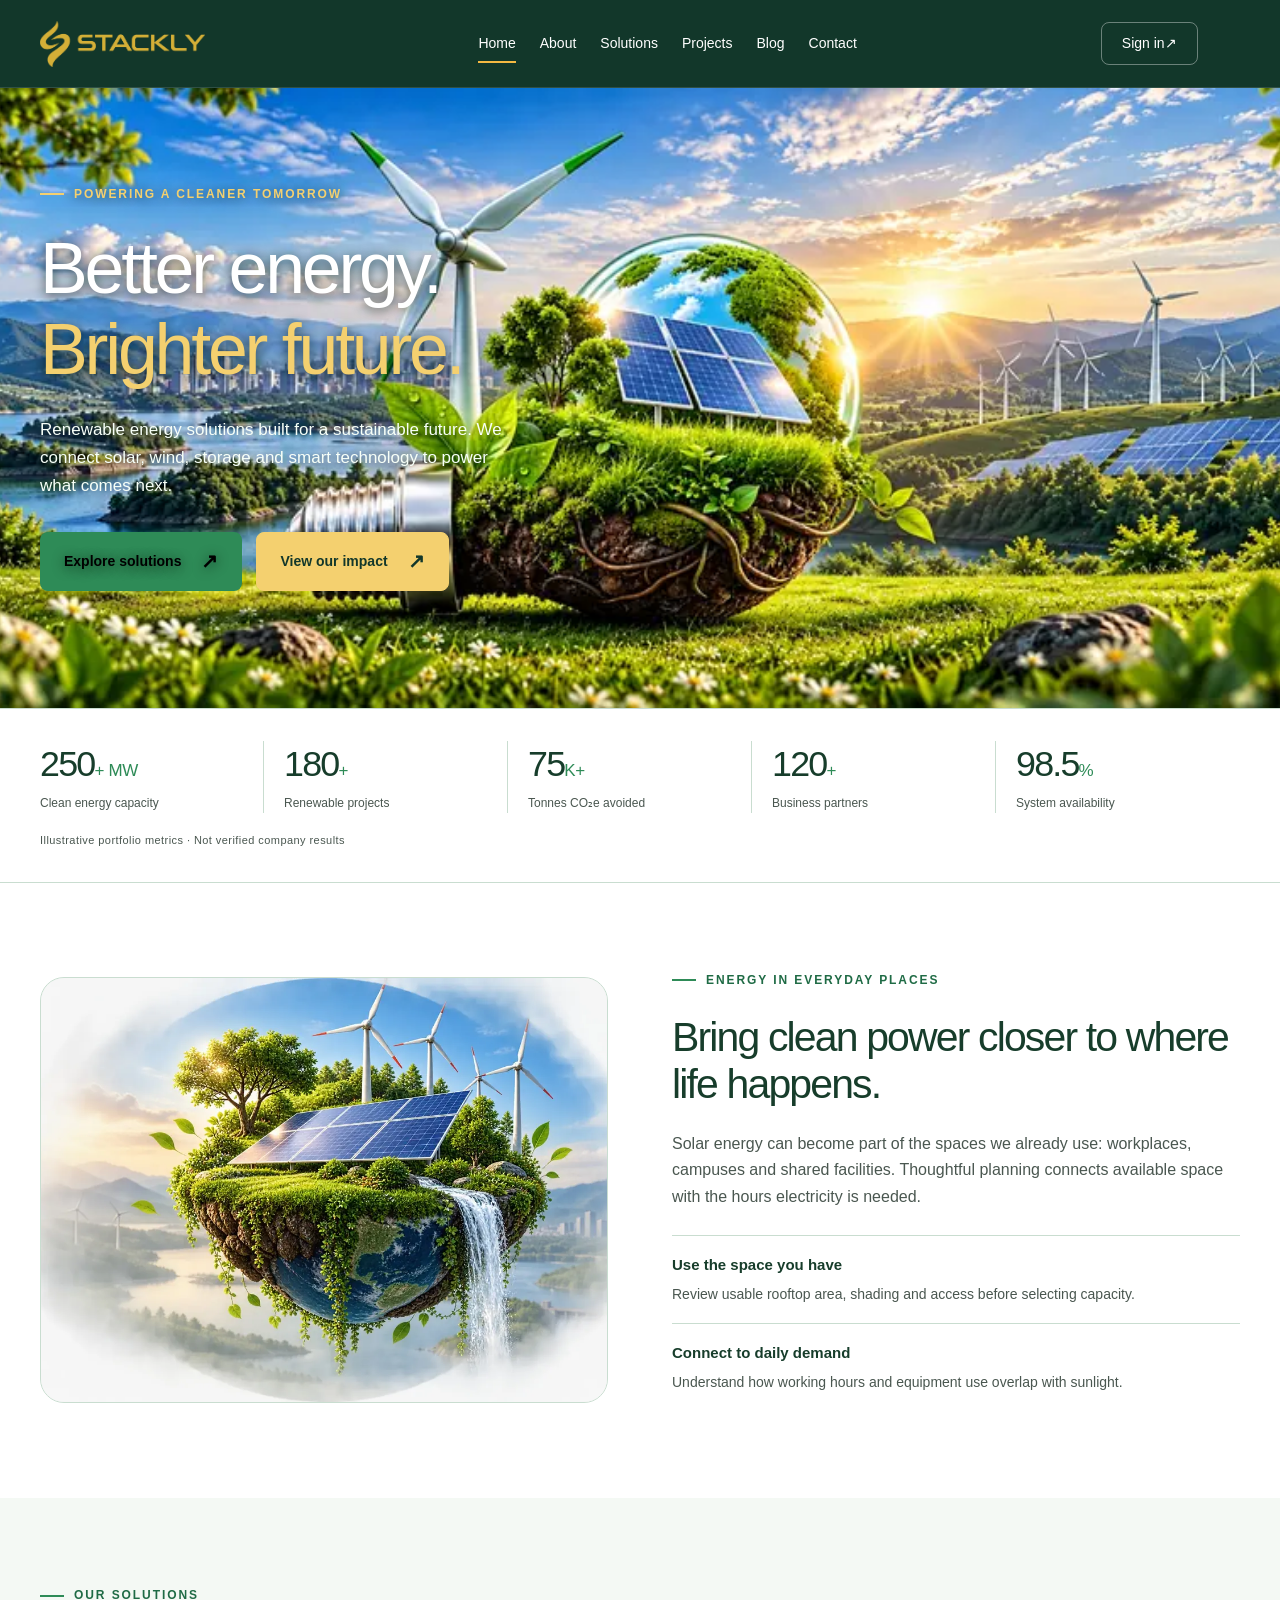
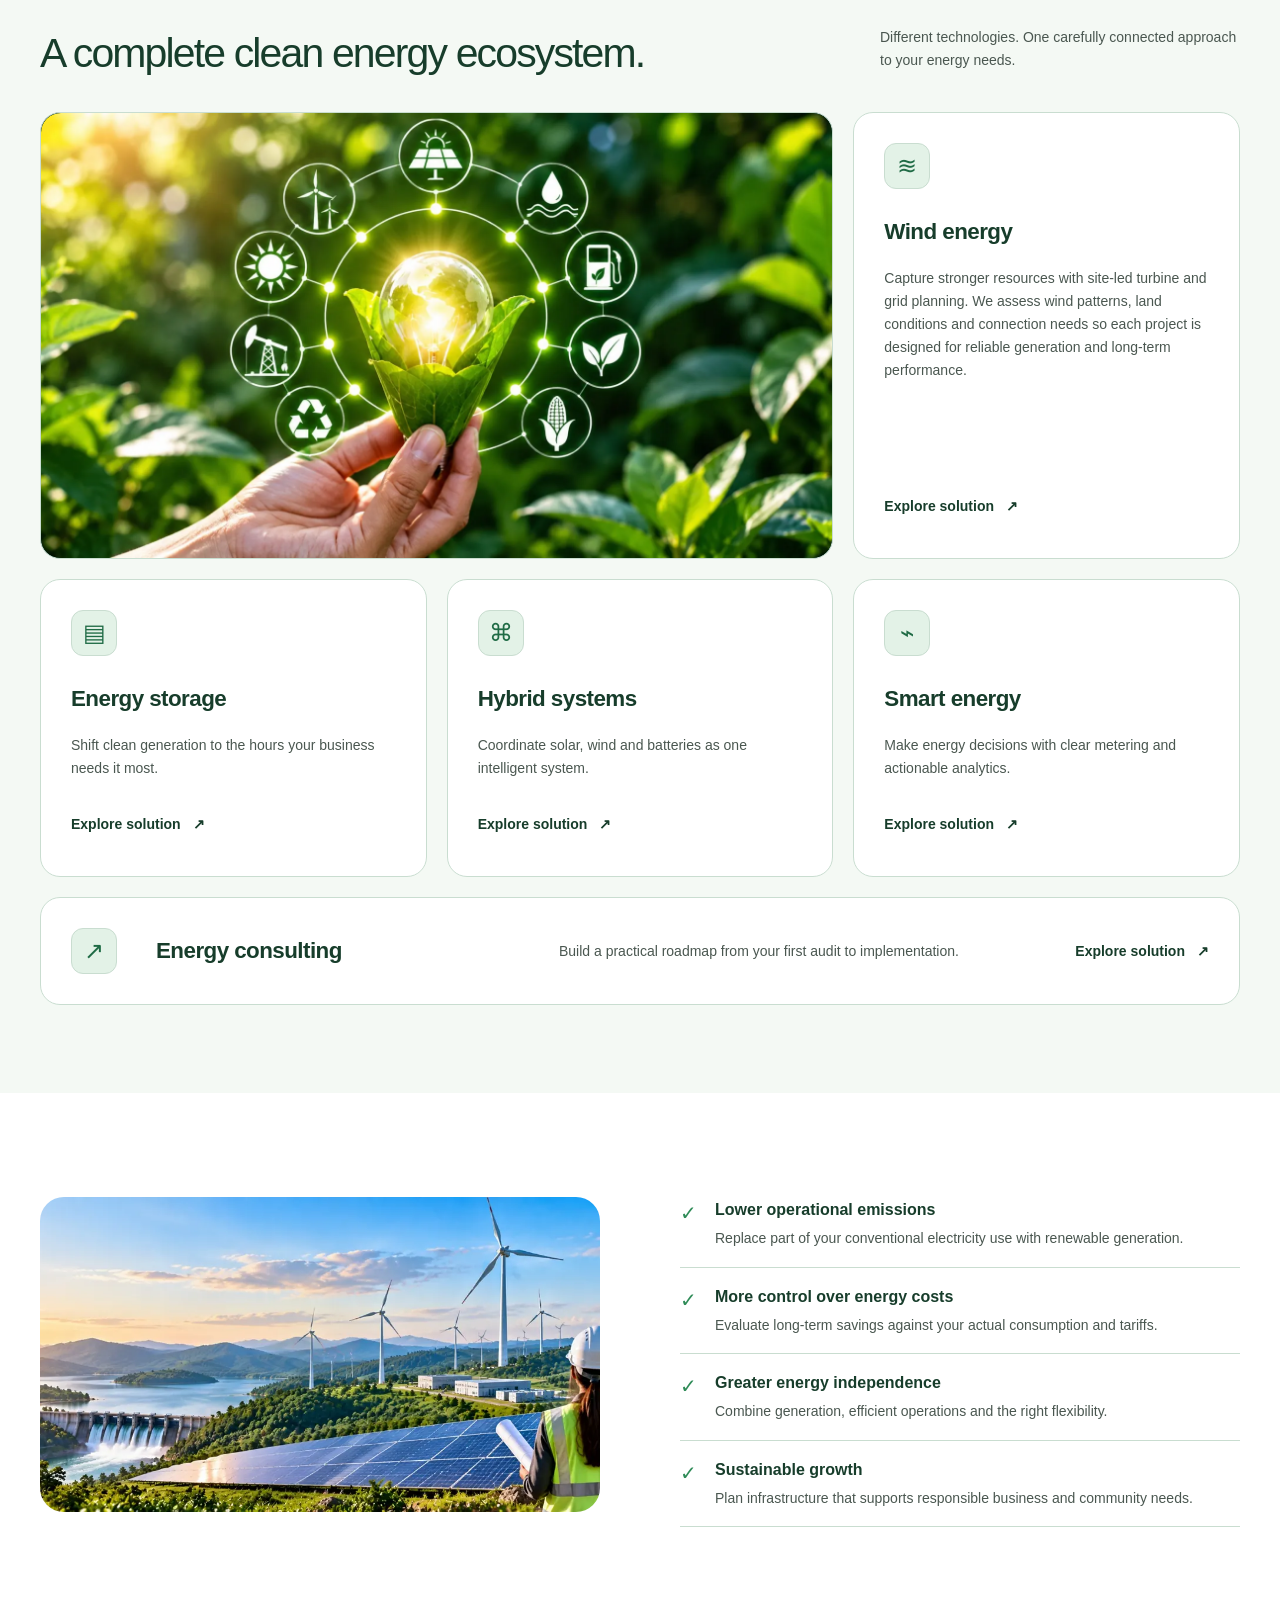
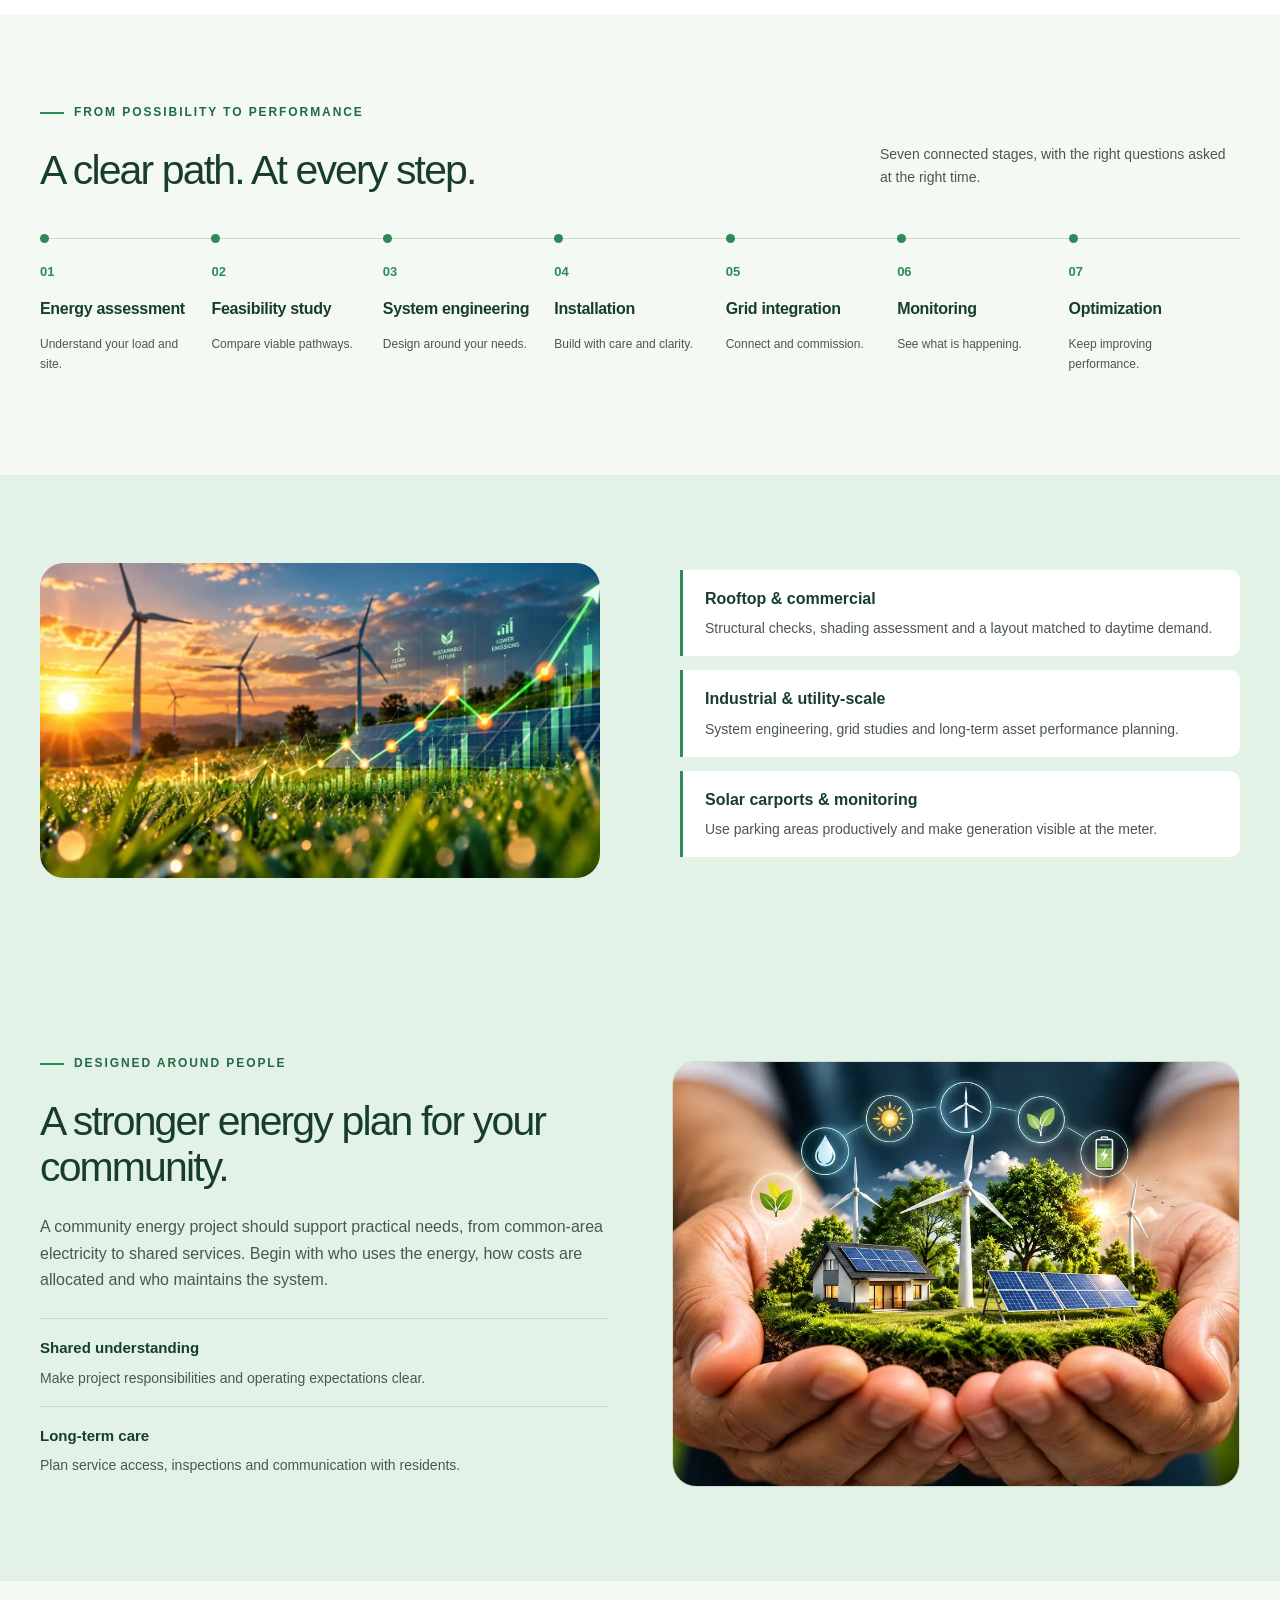
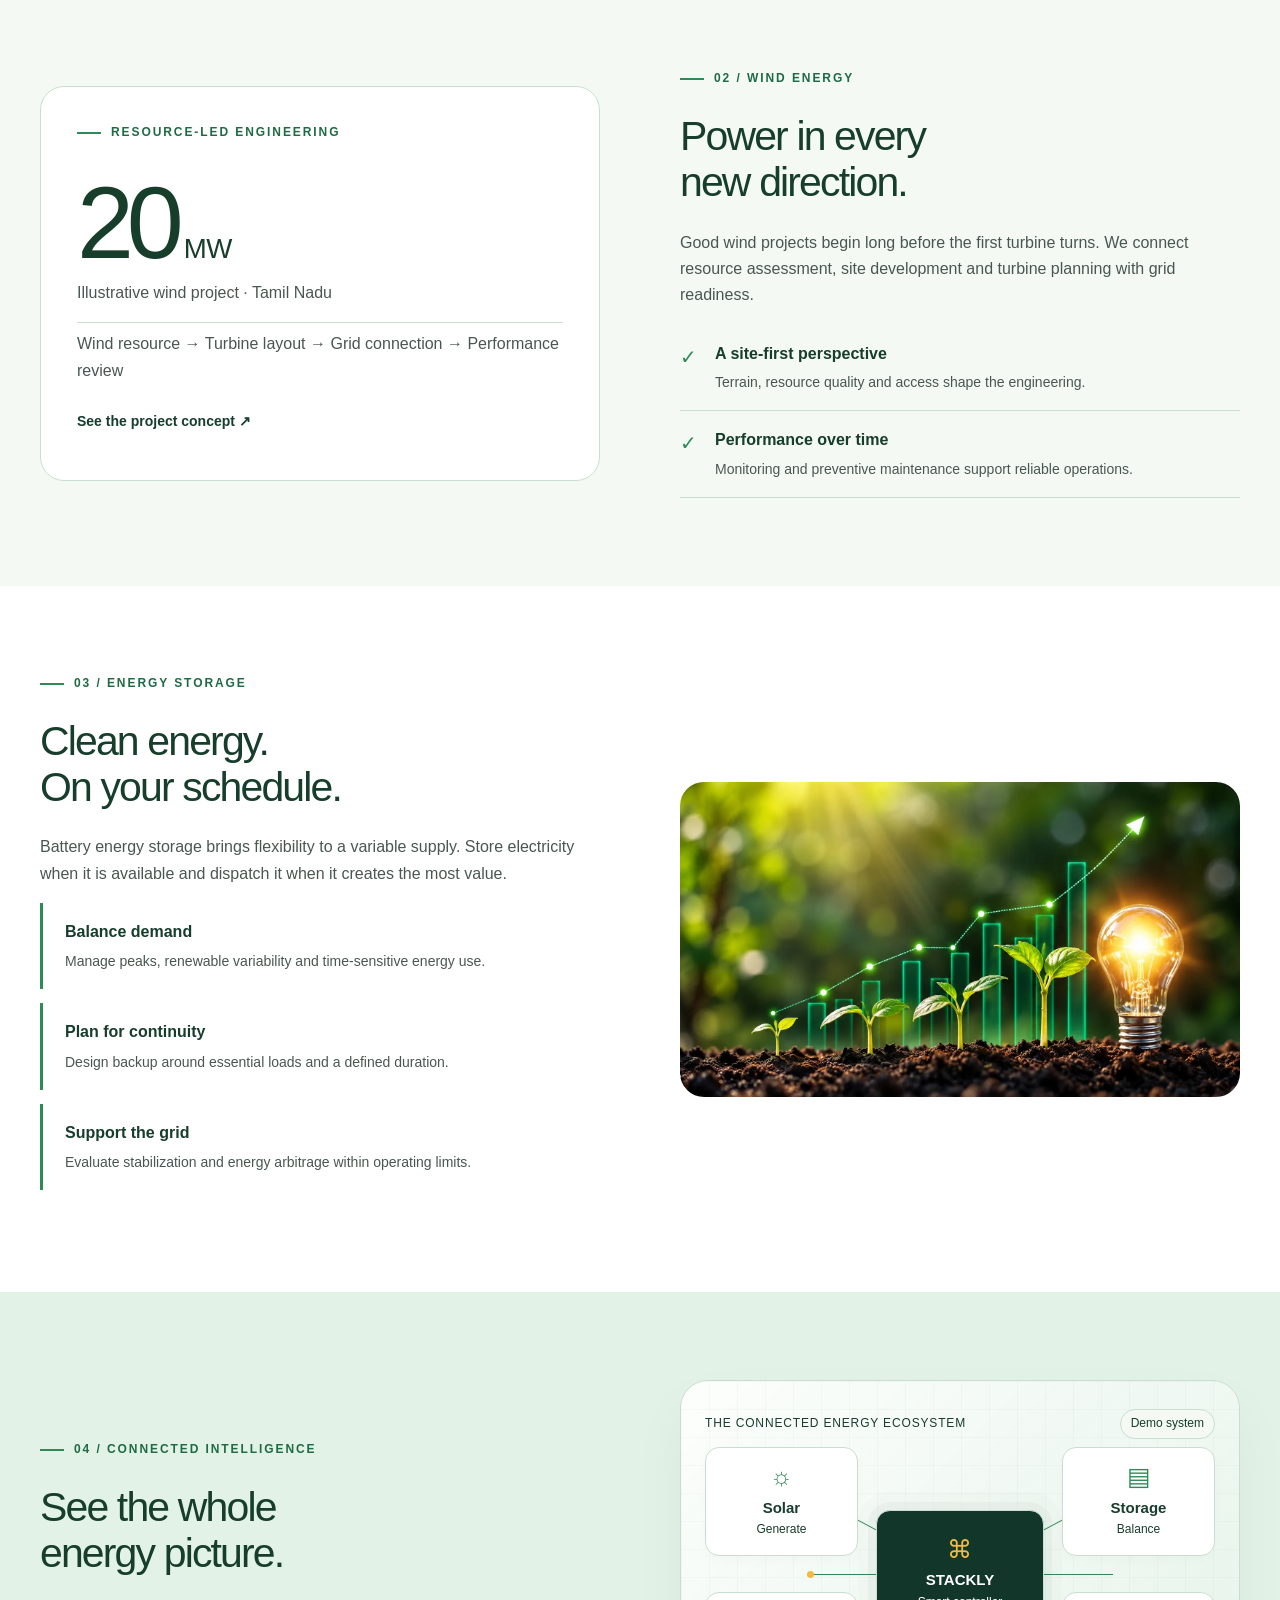
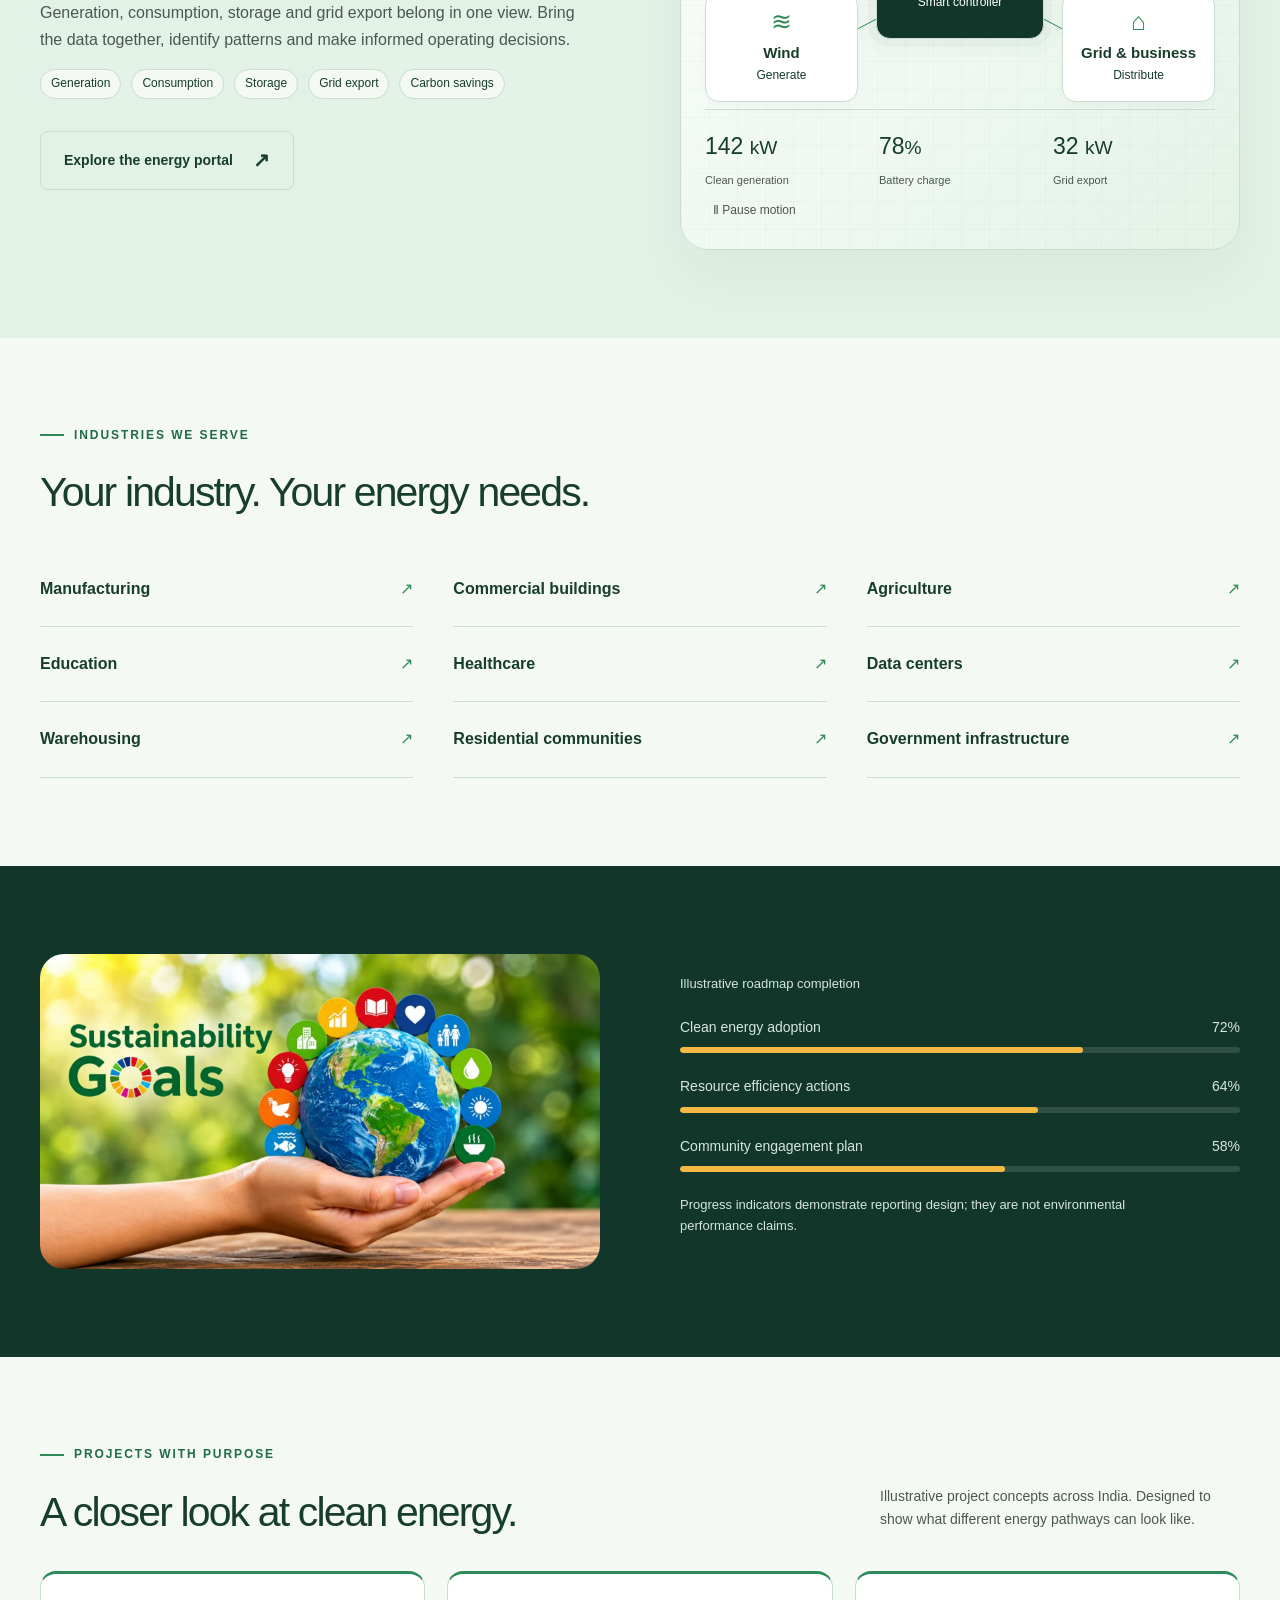
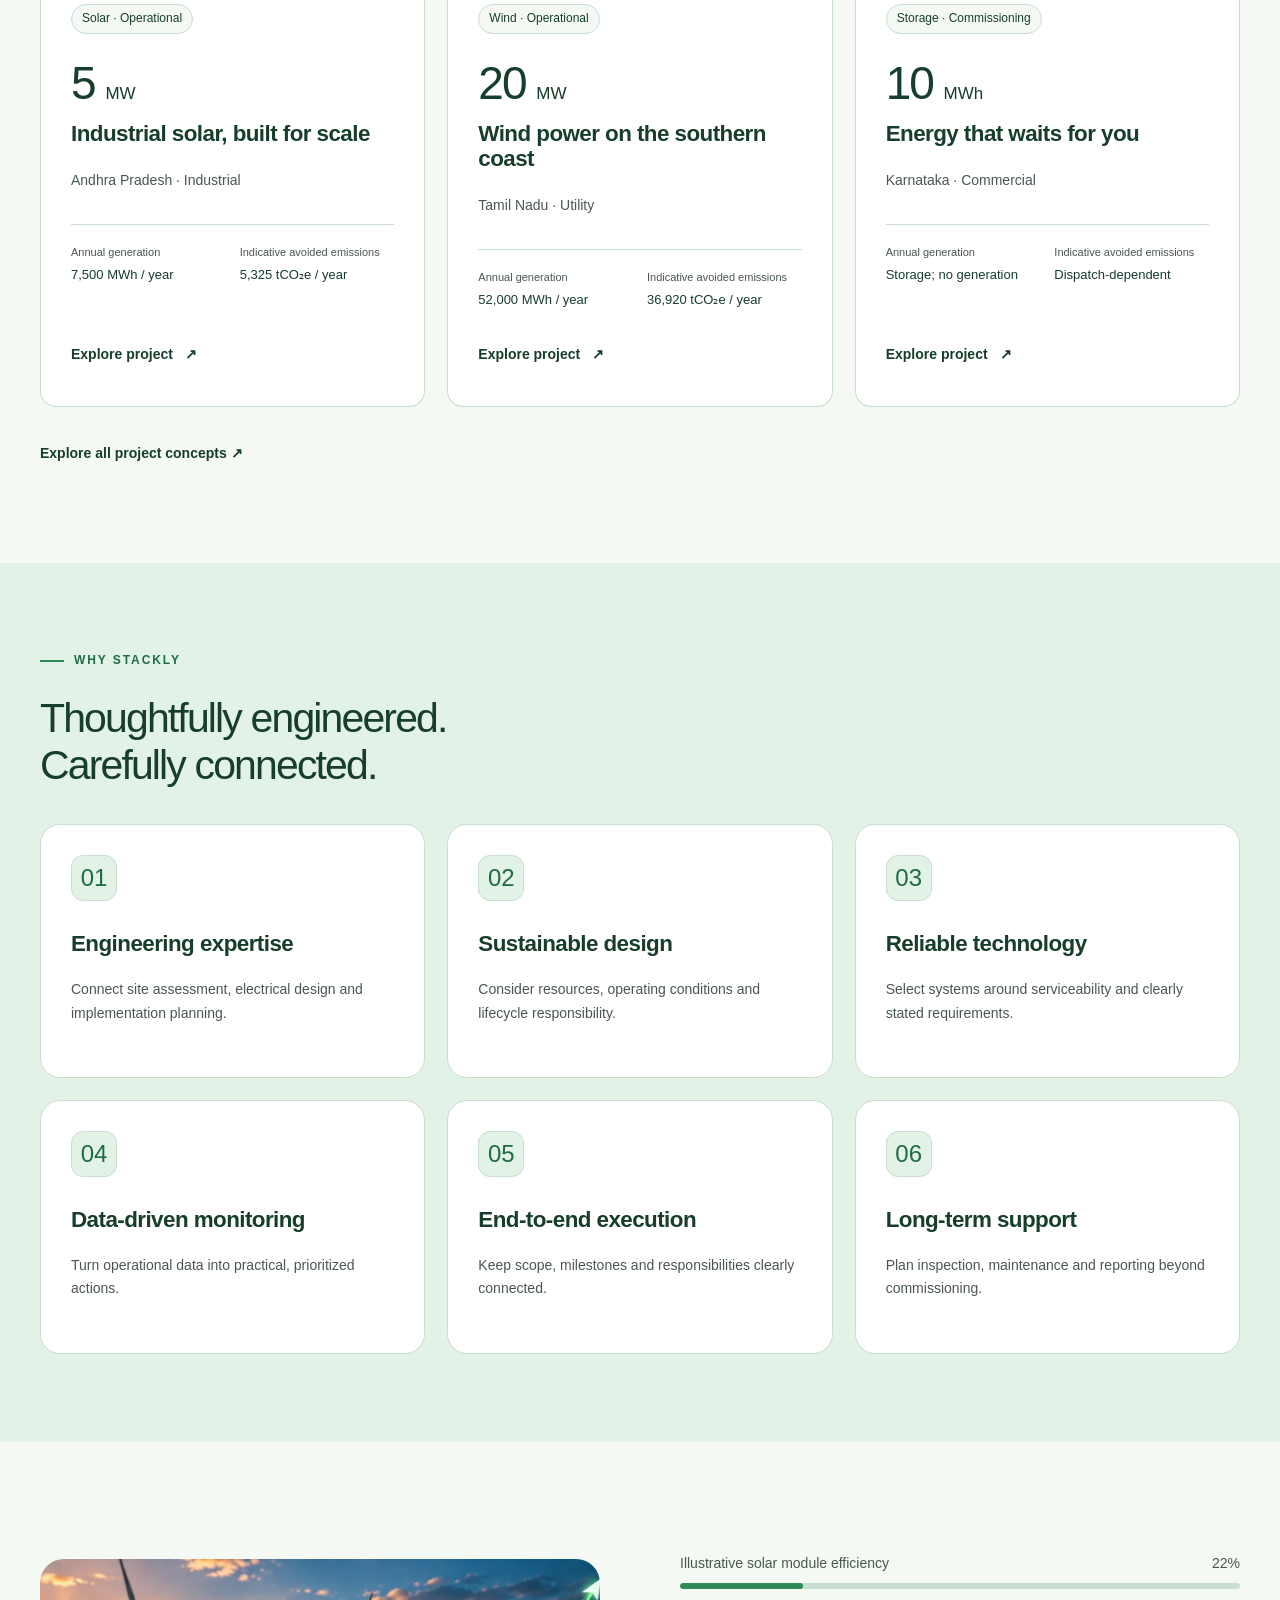
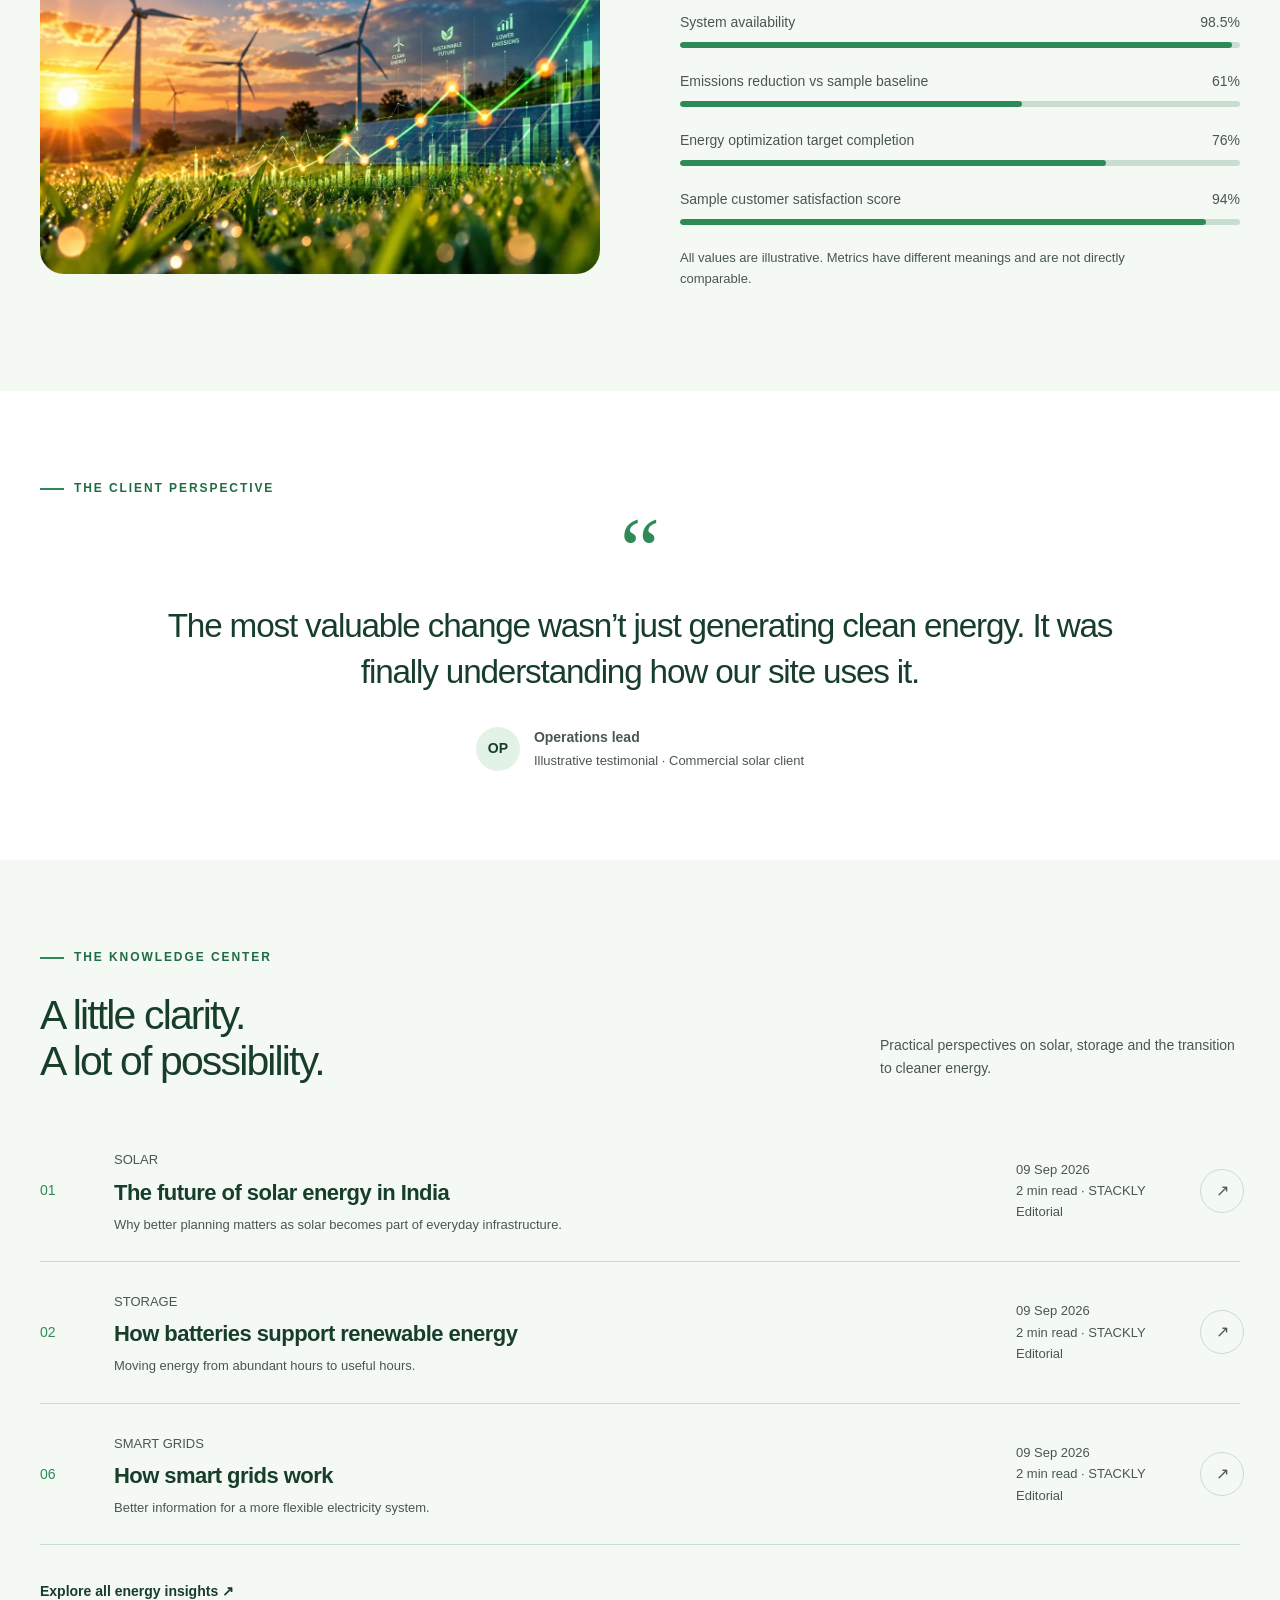
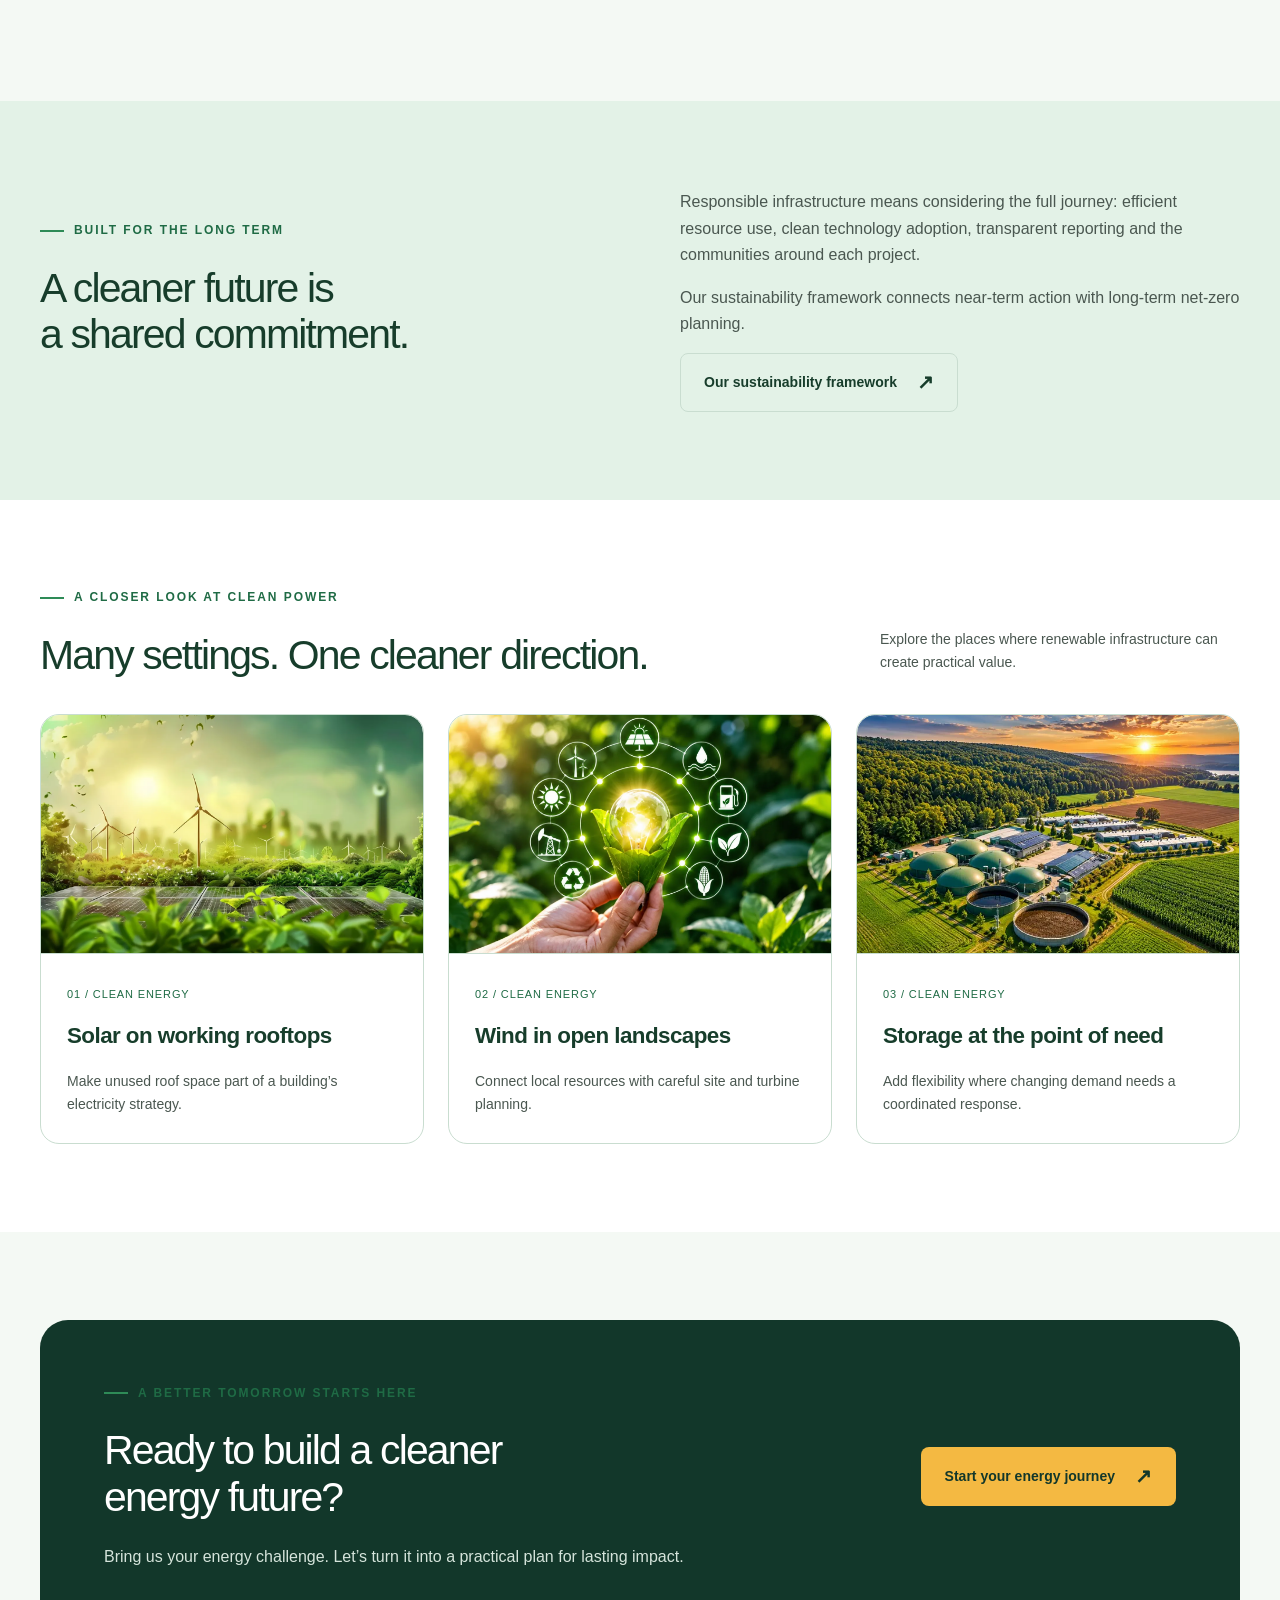
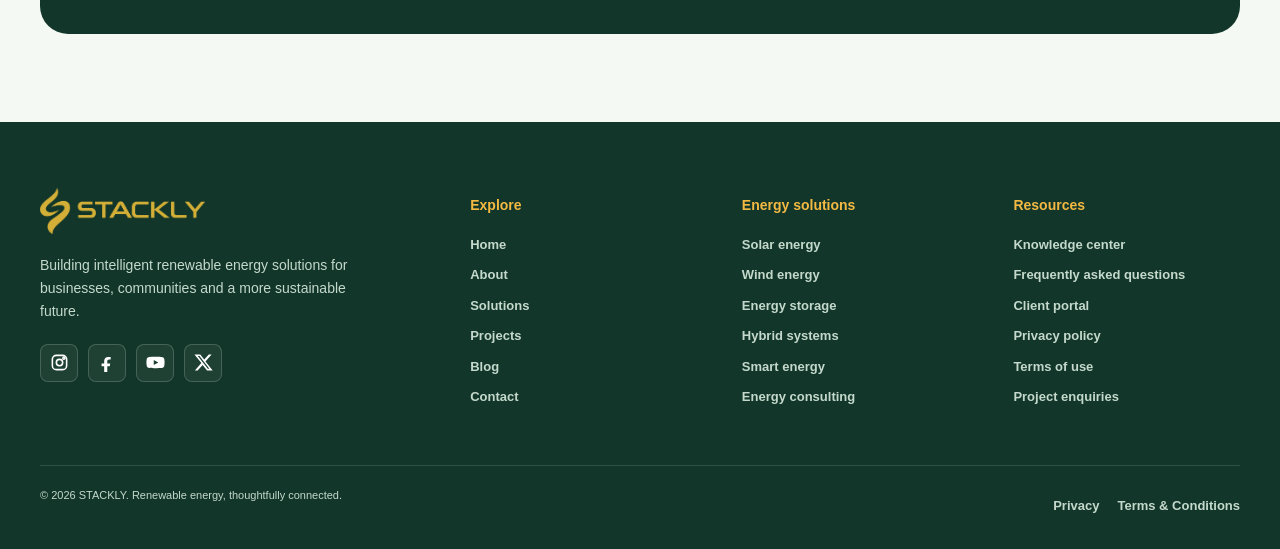
<file: index.html>
<!doctype html>
<html lang="en">
  <head>
    <meta charset="utf-8" />
    <meta name="viewport" content="width=device-width,initial-scale=1" />
    <meta name="theme-color" content="#12372A" />
    <meta
      name="description"
      content="STACKLY renewable energy &mdash; solar, wind, battery storage and smart energy solutions for businesses and communities."
    />
    <title>Renewable energy for a brighter future | STACKLY Energy</title>
    <link rel="stylesheet" href="styles.css" />
    <script src="data.js" defer></script>
    <script src="images.js" defer></script>
    <script src="app.js" defer></script>
  </head>
  <body data-page="home">
    <a class="skip" href="#main">Skip to content</a>
    <header class="navbar">
      <div class="container nav-inner">
        <a class="brand" href="index.html" aria-label="STACKLY Home"
          ><span class="brand-mark"></span>STACKLY<span
            style="color: var(--gold)"
            >.</span
          ></a
        ><button
          class="menu-toggle"
          aria-label="Open navigation"
          aria-expanded="false"
          aria-controls="nav-links"
        >
          &#9776;
        </button>
        
        <nav class="nav-links" id="nav-links" aria-label="Main navigation">
          <a href="index.html" class="active">Home</a>
          <a href="about.html">About</a>
          <a href="solutions.html">Solutions</a>
          <a href="projects.html">Projects</a>
          <a href="blog.html">Blog</a>
          <a href="contact.html">Contact</a>
        
          <a class="nav-sign" href="signin.html">
            Sign in <span aria-hidden="true">&#8599;</span>
          </a>
        </nav>
      </div>
    </header>
    <main id="main">
      <section class="hero">
        <div class="container hero-grid single">
          <div class="hero-copy">
            <div class="eyebrow">Powering a cleaner tomorrow</div>
            <h1>Better energy.<br /><em>Brighter future.</em></h1>
            <p>
              Renewable energy solutions built for a sustainable future. We
              connect solar, wind, storage and smart technology to power what
              comes next.
            </p>
            <div class="hero-actions">
              <a class="btn" href="404.html"
                >Explore solutions<span class="arrow" aria-hidden="true"
                  >&#8599;</span
                ></a
              ><a class="btn secondary" href="404.html"
                >View our impact<span class="arrow" aria-hidden="true"
                  >&#8599;</span
                ></a
              >
            </div>
            <!--<div class="hero-note">
              <div class="tiny-squares" aria-hidden="true">
                <span>&#9788;</span><span>&#8779;</span><span>&#9636;</span>
              </div>
              <span
                >One connected approach.<br /><strong
                  >From clean generation to smarter consumption.</strong
                ></span
              >
            </div>-->
          </div>
        </div>
      </section>
      <section class="metrics-strip">
        <div class="container">
          <div class="metrics-row">
            <div class="metric-stat">
              <strong
                ><span data-count="250">250</span
                ><span class="unit">+ MW</span></strong
              >
              <p>Clean energy capacity</p>
            </div>
            <div class="metric-stat">
              <strong
                ><span data-count="180">180</span
                ><span class="unit">+</span></strong
              >
              <p>Renewable projects</p>
            </div>
            <div class="metric-stat">
              <strong
                ><span data-count="75">75</span
                ><span class="unit">K+</span></strong
              >
              <p>Tonnes CO&#8322;e avoided</p>
            </div>
            <div class="metric-stat">
              <strong
                ><span data-count="120">120</span
                ><span class="unit">+</span></strong
              >
              <p>Business partners</p>
            </div>
            <div class="metric-stat">
              <strong
                ><span data-count="98.5">98.5</span
                ><span class="unit">%</span></strong
              >
              <p>System availability</p>
            </div>
          </div>
          <div class="sample-label" style="margin-top: 18px">
            Illustrative portfolio metrics &middot; Not verified company results
          </div>
        </div>
      </section>
      <section
        class="section image-ready-section reveal white"
        id="home-image-story-1"
      >
        <div class="container">
          <div class="image-story">
            <figure class="image-slot" data-image-key="home-solar-installation">
              <img
                src="images/home/commercial-rooftop-solar.webp"
                alt="Commercial rooftop solar installation"
                loading="lazy"
                decoding="async"
              />
            </figure>
            <div class="image-story-copy">
              <div class="eyebrow">Energy in everyday places</div>
              <h2>Bring clean power closer to where life happens.</h2>
              <p>
                Solar energy can become part of the spaces we already use:
                workplaces, campuses and shared facilities. Thoughtful planning
                connects available space with the hours electricity is needed.
              </p>
              <ul class="image-story-points">
                <li>
                  <strong>Use the space you have</strong>
                  <p>
                    Review usable rooftop area, shading and access before
                    selecting capacity.
                  </p>
                </li>
                <li>
                  <strong>Connect to daily demand</strong>
                  <p>
                    Understand how working hours and equipment use overlap with
                    sunlight.
                  </p>
                </li>
              </ul>
            </div>
          </div>
        </div>
      </section>
      <section class="section reveal">
        <div class="container">
          <div class="section-head">
            <div>
              <div class="eyebrow">Our solutions</div>
              <h2>A complete clean energy ecosystem.</h2>
            </div>
            <p>
              Different technologies. One carefully connected approach to your
              energy needs.
            </p>
          </div>
          <div class="bento">
            <article class="card feature image-only-card">
              <figure class="image-slot feature-only has-image">
                <img
                  src="images/uploaded/a3725e65-6c7c-4994-97d8-858c8fa5c507.webp"
                  alt="Sustainable energy lightbulb with clean energy icons"
                  loading="lazy"
                  decoding="async"
                />
              </figure>
            </article>
            <article class="card">
              <div class="icon-box" aria-hidden="true">&#8779;</div>
              <h3>Wind energy</h3>
              <p>
                Capture stronger resources with site-led turbine and grid
                planning. We assess wind patterns, land conditions and
                connection needs so each project is designed for reliable
                generation and long-term performance.
              </p>
              <a class="text-link" href="404.html"
                >Explore solution <span aria-hidden="true">&#8599;</span></a
              >
            </article>
            <article class="card">
              <div class="icon-box" aria-hidden="true">&#9636;</div>
              <h3>Energy storage</h3>
              <p>
                Shift clean generation to the hours your business needs it most.
              </p>
              <a class="text-link" href="404.html"
                >Explore solution <span aria-hidden="true">&#8599;</span></a
              >
            </article>
            <article class="card">
              <div class="icon-box" aria-hidden="true">&#8984;</div>
              <h3>Hybrid systems</h3>
              <p>
                Coordinate solar, wind and batteries as one intelligent system.
              </p>
              <a class="text-link" href="404.html"
                >Explore solution <span aria-hidden="true">&#8599;</span></a
              >
            </article>
            <article class="card">
              <div class="icon-box" aria-hidden="true">&#8961;</div>
              <h3>Smart energy</h3>
              <p>
                Make energy decisions with clear metering and actionable
                analytics.
              </p>
              <a class="text-link" href="404.html"
                >Explore solution <span aria-hidden="true">&#8599;</span></a
              >
            </article>
            <article class="card">
              <div class="icon-box" aria-hidden="true">&#8599;</div>
              <h3>Energy consulting</h3>
              <p>
                Build a practical roadmap from your first audit to
                implementation.
              </p>
              <a class="text-link" href="404.html"
                >Explore solution <span aria-hidden="true">&#8599;</span></a
              >
            </article>
          </div>
        </div>
      </section>
      <section class="section white reveal">
        <div class="container">
          <div class="split">
            <figure class="image-slot feature-only has-image">
              <img
                src="images/replacements/home-energy-transition.webp"
                alt="Renewable energy transition"
                loading="lazy"
                decoding="async"
              />
            </figure>
            <ul class="benefit-list">
              <li>
                <span aria-hidden="true">&#10003;</span>
                <div>
                  <strong>Lower operational emissions</strong>
                  <p>
                    Replace part of your conventional electricity use with
                    renewable generation.
                  </p>
                </div>
              </li>
              <li>
                <span aria-hidden="true">&#10003;</span>
                <div>
                  <strong>More control over energy costs</strong>
                  <p>
                    Evaluate long-term savings against your actual consumption
                    and tariffs.
                  </p>
                </div>
              </li>
              <li>
                <span aria-hidden="true">&#10003;</span>
                <div>
                  <strong>Greater energy independence</strong>
                  <p>
                    Combine generation, efficient operations and the right
                    flexibility.
                  </p>
                </div>
              </li>
              <li>
                <span aria-hidden="true">&#10003;</span>
                <div>
                  <strong>Sustainable growth</strong>
                  <p>
                    Plan infrastructure that supports responsible business and
                    community needs.
                  </p>
                </div>
              </li>
            </ul>
          </div>
        </div>
      </section>
      <section class="section reveal">
        <div class="container">
          <div class="section-head">
            <div>
              <div class="eyebrow">From possibility to performance</div>
              <h2>A clear path. At every step.</h2>
            </div>
            <p>
              Seven connected stages, with the right questions asked at the
              right time.
            </p>
          </div>
          <div class="timeline">
            <article class="step">
              <b>01</b>
              <h3>Energy assessment</h3>
              <p>Understand your load and site.</p>
            </article>
            <article class="step">
              <b>02</b>
              <h3>Feasibility study</h3>
              <p>Compare viable pathways.</p>
            </article>
            <article class="step">
              <b>03</b>
              <h3>System engineering</h3>
              <p>Design around your needs.</p>
            </article>
            <article class="step">
              <b>04</b>
              <h3>Installation</h3>
              <p>Build with care and clarity.</p>
            </article>
            <article class="step">
              <b>05</b>
              <h3>Grid integration</h3>
              <p>Connect and commission.</p>
            </article>
            <article class="step">
              <b>06</b>
              <h3>Monitoring</h3>
              <p>See what is happening.</p>
            </article>
            <article class="step">
              <b>07</b>
              <h3>Optimization</h3>
              <p>Keep improving performance.</p>
            </article>
          </div>
        </div>
      </section>
      <section class="section alt reveal">
        <div class="container">
          <div class="split">
            <figure class="image-slot feature-only has-image">
              <img
                src="images/replacements/home-solar-energy.webp"
                alt="Solar energy installation"
                loading="lazy"
                decoding="async"
              />
            </figure>
            <div>
              <div class="spec">
                <strong>Rooftop & commercial</strong>
                <p>
                  Structural checks, shading assessment and a layout matched to
                  daytime demand.
                </p>
              </div>
              <div class="spec">
                <strong>Industrial & utility-scale</strong>
                <p>
                  System engineering, grid studies and long-term asset
                  performance planning.
                </p>
              </div>
              <div class="spec">
                <strong>Solar carports & monitoring</strong>
                <p>
                  Use parking areas productively and make generation visible at
                  the meter.
                </p>
              </div>
            </div>
          </div>
        </div>
      </section>
      <section
        class="section image-ready-section reveal alt"
        id="home-image-story-2"
      >
        <div class="container">
          <div class="image-story reverse">
            <figure class="image-slot" data-image-key="home-community-energy">
              <img
                src="images/home/residential-community-energy.webp"
                alt="Renewable energy serving a residential community"
                loading="lazy"
                decoding="async"
              />
            </figure>
            <div class="image-story-copy">
              <div class="eyebrow">Designed around people</div>
              <h2>A stronger energy plan for your community.</h2>
              <p>
                A community energy project should support practical needs, from
                common-area electricity to shared services. Begin with who uses
                the energy, how costs are allocated and who maintains the
                system.
              </p>
              <ul class="image-story-points">
                <li>
                  <strong>Shared understanding</strong>
                  <p>
                    Make project responsibilities and operating expectations
                    clear.
                  </p>
                </li>
                <li>
                  <strong>Long-term care</strong>
                  <p>
                    Plan service access, inspections and communication with
                    residents.
                  </p>
                </li>
              </ul>
            </div>
          </div>
        </div>
      </section>
      <section class="section reveal">
        <div class="container">
          <div class="split">
            <div class="numbers-panel">
              <div class="eyebrow">Resource-led engineering</div>
              <div class="number-xl">20<small> MW</small></div>
              <p>Illustrative wind project &middot; Tamil Nadu</p>
              <hr style="border: 0; border-top: 1px solid var(--border)" />
              <p>
                Wind resource &#8594; Turbine layout &#8594; Grid connection &#8594; Performance
                review
              </p>
              <a class="text-link" href="404.html"
                >See the project concept &#8599;</a
              >
            </div>
            <div>
              <div class="eyebrow">02 / Wind energy</div>
              <h2>Power in every<br />new direction.</h2>
              <p>
                Good wind projects begin long before the first turbine turns. We
                connect resource assessment, site development and turbine
                planning with grid readiness.
              </p>
              <ul class="benefit-list">
                <li>
                  <span aria-hidden="true">&#10003;</span>
                  <div>
                    <strong>A site-first perspective</strong>
                    <p>
                      Terrain, resource quality and access shape the
                      engineering.
                    </p>
                  </div>
                </li>
                <li>
                  <span aria-hidden="true">&#10003;</span>
                  <div>
                    <strong>Performance over time</strong>
                    <p>
                      Monitoring and preventive maintenance support reliable
                      operations.
                    </p>
                  </div>
                </li>
              </ul>
            </div>
          </div>
        </div>
      </section>
      <section class="section white reveal">
        <div class="container">
          <div class="split">
            <div>
              <div class="eyebrow">03 / Energy storage</div>
              <h2>Clean energy.<br />On your schedule.</h2>
              <p>
                Battery energy storage brings flexibility to a variable supply.
                Store electricity when it is available and dispatch it when it
                creates the most value.
              </p>
              <div class="spec">
                <strong>Balance demand</strong>
                <p>
                  Manage peaks, renewable variability and time-sensitive energy
                  use.
                </p>
              </div>
              <div class="spec">
                <strong>Plan for continuity</strong>
                <p>
                  Design backup around essential loads and a defined duration.
                </p>
              </div>
              <div class="spec">
                <strong>Support the grid</strong>
                <p>
                  Evaluate stabilization and energy arbitrage within operating
                  limits.
                </p>
              </div>
            </div>
            <figure class="image-slot feature-only has-image">
              <img
                src="images/projects/battery-storage-integration.webp"
                alt="Battery energy storage equipment"
                loading="lazy"
                decoding="async"
              />
            </figure>
          </div>
        </div>
      </section>
      <section class="section alt reveal">
        <div class="container">
          <div class="split">
            <div>
              <div class="eyebrow">04 / Connected intelligence</div>
              <h2>See the whole<br />energy picture.</h2>
              <p>
                Generation, consumption, storage and grid export belong in one
                view. Bring the data together, identify patterns and make
                informed operating decisions.
              </p>
              <div class="pill-row">
                <span class="tag">Generation</span
                ><span class="tag">Consumption</span
                ><span class="tag">Storage</span
                ><span class="tag">Grid export</span
                ><span class="tag">Carbon savings</span>
              </div>
              <a class="btn secondary" href="404.html"
                >Explore the energy portal<span class="arrow" aria-hidden="true"
                  >&#8599;</span
                ></a
              >
            </div>
            <div class="diagram-shell">
              <div class="diagram-top">
                <span>THE CONNECTED ENERGY ECOSYSTEM</span
                ><span class="tag">Demo system</span>
              </div>
              <div class="flow-graph">
                <div class="connector"></div>
                <div class="connector branch"></div>
                <div class="connector branch2"></div>
                <div class="flow-col">
                  <div class="energy-node">
                    <span class="node-icon">&#9788;</span
                    ><strong>Solar</strong>Generate
                  </div>
                  <div class="energy-node">
                    <span class="node-icon">&#8779;</span
                    ><strong>Wind</strong>Generate
                  </div>
                </div>
                <div class="energy-node center">
                  <span class="node-icon">&#8984;</span><strong>STACKLY</strong>Smart
                  controller
                </div>
                <div class="flow-col">
                  <div class="energy-node">
                    <span class="node-icon">&#9636;</span
                    ><strong>Storage</strong>Balance
                  </div>
                  <div class="energy-node">
                    <span class="node-icon">&#8962;</span
                    ><strong>Grid & business</strong>Distribute
                  </div>
                </div>
              </div>
              <div class="diagram-bottom">
                <div>
                  <strong>142 <small>kW</small></strong
                  ><span>Clean generation</span>
                </div>
                <div>
                  <strong>78<small>%</small></strong
                  ><span>Battery charge</span>
                </div>
                <div>
                  <strong>32 <small>kW</small></strong
                  ><span>Grid export</span>
                </div>
              </div>
              <button class="pause" type="button" aria-pressed="false">
                &#8545; Pause motion
              </button>
            </div>
          </div>
        </div>
      </section>
      <section class="section reveal">
        <div class="container">
          <div class="section-head">
            <div>
              <div class="eyebrow">Industries we serve</div>
              <h2>Your industry. Your energy needs.</h2>
            </div>
          </div>
          <div class="industries">
            <a class="industry" href="404.html?type=Energy%20Consulting"
              ><strong>Manufacturing</strong><span>&#8599;</span></a
            ><a class="industry" href="404.html?type=Energy%20Consulting"
              ><strong>Commercial buildings</strong><span>&#8599;</span></a
            ><a class="industry" href="404.html?type=Energy%20Consulting"
              ><strong>Agriculture</strong><span>&#8599;</span></a
            ><a class="industry" href="404.html?type=Energy%20Consulting"
              ><strong>Education</strong><span>&#8599;</span></a
            ><a class="industry" href="404.html?type=Energy%20Consulting"
              ><strong>Healthcare</strong><span>&#8599;</span></a
            ><a class="industry" href="404.html?type=Energy%20Consulting"
              ><strong>Data centers</strong><span>&#8599;</span></a
            ><a class="industry" href="404.html?type=Energy%20Consulting"
              ><strong>Warehousing</strong><span>&#8599;</span></a
            ><a class="industry" href="404.html?type=Energy%20Consulting"
              ><strong>Residential communities</strong><span>&#8599;</span></a
            ><a class="industry" href="404.html?type=Energy%20Consulting"
              ><strong>Government infrastructure</strong><span>&#8599;</span></a
            >
          </div>
        </div>
      </section>
      <section class="section dark reveal">
        <div class="container">
          <div class="split">
            <figure class="image-slot feature-only has-image">
              <img
                src="images/replacements/home-environmental-impact.webp"
                alt="Renewable energy environmental impact"
                loading="lazy"
                decoding="async"
              />
            </figure>
            <div>
              <p class="small">Illustrative roadmap completion</p>
              <div class="progress-row">
                <div class="progress-label">
                  <span>Clean energy adoption</span><span>72%</span>
                </div>
                <div class="progress-track"><i style="width: 72%"></i></div>
              </div>
              <div class="progress-row">
                <div class="progress-label">
                  <span>Resource efficiency actions</span><span>64%</span>
                </div>
                <div class="progress-track"><i style="width: 64%"></i></div>
              </div>
              <div class="progress-row">
                <div class="progress-label">
                  <span>Community engagement plan</span><span>58%</span>
                </div>
                <div class="progress-track"><i style="width: 58%"></i></div>
              </div>
              <p class="small">
                Progress indicators demonstrate reporting design; they are not
                environmental performance claims.
              </p>
            </div>
          </div>
        </div>
      </section>
      <section class="section reveal">
        <div class="container">
          <div class="section-head">
            <div>
              <div class="eyebrow">Projects with purpose</div>
              <h2>A closer look at clean energy.</h2>
            </div>
            <p>
              Illustrative project concepts across India. Designed to show what
              different energy pathways can look like.
            </p>
          </div>
          <div class="grid">
            <article class="card project-card">
              <span class="tag">Solar &middot; Operational</span>
              <div class="capacity">5 <small>MW</small></div>
              <h3>Industrial solar, built for scale</h3>
              <p>Andhra Pradesh &middot; Industrial</p>
              <div class="project-meta">
                <div>
                  <span>Annual generation</span
                  ><strong>7,500 MWh / year</strong>
                </div>
                <div>
                  <span>Indicative avoided emissions</span
                  ><strong>5,325 tCO&#8322;e / year</strong>
                </div>
              </div>
              <button
                class="text-link"
                style="
                  border: 0;
                  background: none;
                  padding: 0;
                  text-align: left;
                "
                data-project="0"
              >
                Explore project <span aria-hidden="true">&#8599;</span>
              </button>
            </article>
            <article class="card project-card">
              <span class="tag">Wind &middot; Operational</span>
              <div class="capacity">20 <small>MW</small></div>
              <h3>Wind power on the southern coast</h3>
              <p>Tamil Nadu &middot; Utility</p>
              <div class="project-meta">
                <div>
                  <span>Annual generation</span
                  ><strong>52,000 MWh / year</strong>
                </div>
                <div>
                  <span>Indicative avoided emissions</span
                  ><strong>36,920 tCO&#8322;e / year</strong>
                </div>
              </div>
              <button
                class="text-link"
                style="
                  border: 0;
                  background: none;
                  padding: 0;
                  text-align: left;
                "
                data-project="1"
              >
                Explore project <span aria-hidden="true">&#8599;</span>
              </button>
            </article>
            <article class="card project-card">
              <span class="tag">Storage &middot; Commissioning</span>
              <div class="capacity">10 <small>MWh</small></div>
              <h3>Energy that waits for you</h3>
              <p>Karnataka &middot; Commercial</p>
              <div class="project-meta">
                <div>
                  <span>Annual generation</span
                  ><strong>Storage; no generation</strong>
                </div>
                <div>
                  <span>Indicative avoided emissions</span
                  ><strong>Dispatch-dependent</strong>
                </div>
              </div>
              <button
                class="text-link"
                style="
                  border: 0;
                  background: none;
                  padding: 0;
                  text-align: left;
                "
                data-project="2"
              >
                Explore project <span aria-hidden="true">&#8599;</span>
              </button>
            </article>
          </div>
          <a class="text-link" style="margin-top: 24px" href="404.html"
            >Explore all project concepts &#8599;</a
          >
        </div>
      </section>
      <section class="section alt reveal">
        <div class="container">
          <div class="section-head">
            <div>
              <div class="eyebrow">Why STACKLY</div>
              <h2>Thoughtfully engineered.<br />Carefully connected.</h2>
            </div>
          </div>
          <div class="grid">
            <article class="card">
              <div class="icon-box" aria-hidden="true">01</div>
              <h3>Engineering expertise</h3>
              <p>
                Connect site assessment, electrical design and implementation
                planning.
              </p>
            </article>
            <article class="card">
              <div class="icon-box" aria-hidden="true">02</div>
              <h3>Sustainable design</h3>
              <p>
                Consider resources, operating conditions and lifecycle
                responsibility.
              </p>
            </article>
            <article class="card">
              <div class="icon-box" aria-hidden="true">03</div>
              <h3>Reliable technology</h3>
              <p>
                Select systems around serviceability and clearly stated
                requirements.
              </p>
            </article>
            <article class="card">
              <div class="icon-box" aria-hidden="true">04</div>
              <h3>Data-driven monitoring</h3>
              <p>Turn operational data into practical, prioritized actions.</p>
            </article>
            <article class="card">
              <div class="icon-box" aria-hidden="true">05</div>
              <h3>End-to-end execution</h3>
              <p>
                Keep scope, milestones and responsibilities clearly connected.
              </p>
            </article>
            <article class="card">
              <div class="icon-box" aria-hidden="true">06</div>
              <h3>Long-term support</h3>
              <p>
                Plan inspection, maintenance and reporting beyond commissioning.
              </p>
            </article>
          </div>
        </div>
      </section>
      <section class="section reveal">
        <div class="container">
          <div class="split">
            <figure class="image-slot feature-only has-image">
              <img
                src="images/replacements/about-development-milestones.webp"
                alt="Renewable energy performance analysis"
                loading="lazy"
                decoding="async"
              />
            </figure>
            <div>
              <div class="progress-row">
                <div class="progress-label">
                  <span>Illustrative solar module efficiency</span
                  ><span>22%</span>
                </div>
                <div class="progress-track"><i style="width: 22%"></i></div>
              </div>
              <div class="progress-row">
                <div class="progress-label">
                  <span>System availability</span><span>98.5%</span>
                </div>
                <div class="progress-track"><i style="width: 98.5%"></i></div>
              </div>
              <div class="progress-row">
                <div class="progress-label">
                  <span>Emissions reduction vs sample baseline</span
                  ><span>61%</span>
                </div>
                <div class="progress-track"><i style="width: 61%"></i></div>
              </div>
              <div class="progress-row">
                <div class="progress-label">
                  <span>Energy optimization target completion</span
                  ><span>76%</span>
                </div>
                <div class="progress-track"><i style="width: 76%"></i></div>
              </div>
              <div class="progress-row">
                <div class="progress-label">
                  <span>Sample customer satisfaction score</span
                  ><span>94%</span>
                </div>
                <div class="progress-track"><i style="width: 94%"></i></div>
              </div>
              <p class="small">
                All values are illustrative. Metrics have different meanings and
                are not directly comparable.
              </p>
            </div>
          </div>
        </div>
      </section>
      <section class="section white reveal">
        <div class="container">
          <div class="eyebrow">The client perspective</div>
          <div class="quote-symbol" aria-hidden="true">&ldquo;</div>
          <blockquote class="quote">
            The most valuable change wasn&rsquo;t just generating clean energy. It was
            finally understanding how our site uses it.
          </blockquote>
          <div class="person">
            <span class="avatar">OP</span>
            <div>
              <strong>Operations lead</strong><br /><span class="small"
                >Illustrative testimonial &middot; Commercial solar client</span
              >
            </div>
          </div>
        </div>
      </section>
      <section class="section reveal">
        <div class="container">
          <div class="section-head">
            <div>
              <div class="eyebrow">The knowledge center</div>
              <h2>A little clarity.<br />A lot of possibility.</h2>
            </div>
            <p>
              Practical perspectives on solar, storage and the transition to
              cleaner energy.
            </p>
          </div>
          <article class="article-row">
            <span class="num">01</span>
            <div>
              <span class="small">SOLAR</span>
              <h3>The future of solar energy in India</h3>
              <p class="small" style="margin: 0">
                Why better planning matters as solar becomes part of everyday
                infrastructure.
              </p>
            </div>
            <div class="article-meta small">
              09 Sep 2026<br />2 min read &middot; STACKLY Editorial
            </div>
            <button
              data-article="0"
              aria-label="Read The future of solar energy in India"
            >
              &#8599;
            </button>
          </article>
          <article class="article-row">
            <span class="num">02</span>
            <div>
              <span class="small">STORAGE</span>
              <h3>How batteries support renewable energy</h3>
              <p class="small" style="margin: 0">
                Moving energy from abundant hours to useful hours.
              </p>
            </div>
            <div class="article-meta small">
              09 Sep 2026<br />2 min read &middot; STACKLY Editorial
            </div>
            <button
              data-article="1"
              aria-label="Read How batteries support renewable energy"
            >
              &#8599;
            </button>
          </article>
          <article class="article-row">
            <span class="num">06</span>
            <div>
              <span class="small">SMART GRIDS</span>
              <h3>How smart grids work</h3>
              <p class="small" style="margin: 0">
                Better information for a more flexible electricity system.
              </p>
            </div>
            <div class="article-meta small">
              09 Sep 2026<br />2 min read &middot; STACKLY Editorial
            </div>
            <button data-article="5" aria-label="Read How smart grids work">
              &#8599;
            </button>
          </article>
          <a class="text-link" style="margin-top: 24px" href="404.html"
            >Explore all energy insights &#8599;</a
          >
        </div>
      </section>
      <section class="section alt reveal">
        <div class="container">
          <div class="split">
            <div>
              <div class="eyebrow">Built for the long term</div>
              <h2>A cleaner future is<br />a shared commitment.</h2>
            </div>
            <div>
              <p>
                Responsible infrastructure means considering the full journey:
                efficient resource use, clean technology adoption, transparent
                reporting and the communities around each project.
              </p>
              <p>
                Our sustainability framework connects near-term action with
                long-term net-zero planning.
              </p>
              <a class="btn secondary" href="404.html"
                >Our sustainability framework<span
                  class="arrow"
                  aria-hidden="true"
                  >&#8599;</span
                ></a
              >
            </div>
          </div>
        </div>
      </section>
      <section
        class="section image-ready-section reveal white"
        id="home-image-story-3"
      >
        <div class="container">
          <div class="section-head">
            <div>
              <div class="eyebrow">A closer look at clean power</div>
              <h2>Many settings. One cleaner direction.</h2>
            </div>
            <p>
              Explore the places where renewable infrastructure can create
              practical value.
            </p>
          </div>
          <div class="image-gallery-grid">
            <article class="image-editorial-card">
              <figure
                class="image-slot compact"
                data-image-key="home-solar-rooftop"
              >
                <img
                  src="images/home/solar-working-rooftops.webp"
                  alt="Solar on working rooftops"
                  loading="lazy"
                  decoding="async"
                />
              </figure>
              <div class="image-card-copy">
                <span class="small">01 / CLEAN ENERGY</span>
                <h3>Solar on working rooftops</h3>
                <p>
                  Make unused roof space part of a building&rsquo;s electricity
                  strategy.
                </p>
              </div>
            </article>
            <article class="image-editorial-card">
              <figure
                class="image-slot compact"
                data-image-key="home-wind-landscape"
              >
                <img
                  src="images/home/wind-open-landscapes.webp"
                  alt="Wind in open landscapes"
                  loading="lazy"
                  decoding="async"
                />
              </figure>
              <div class="image-card-copy">
                <span class="small">02 / CLEAN ENERGY</span>
                <h3>Wind in open landscapes</h3>
                <p>
                  Connect local resources with careful site and turbine
                  planning.
                </p>
              </div>
            </article>
            <article class="image-editorial-card">
              <figure
                class="image-slot compact"
                data-image-key="home-battery-facility"
              >
                <img
                  src="images/home/storage-point-of-need.webp"
                  alt="Storage at the point of need"
                  loading="lazy"
                  decoding="async"
                />
              </figure>
              <div class="image-card-copy">
                <span class="small">03 / CLEAN ENERGY</span>
                <h3>Storage at the point of need</h3>
                <p>
                  Add flexibility where changing demand needs a coordinated
                  response.
                </p>
              </div>
            </article>
          </div>
        </div>
      </section>
      <section class="section reveal">
        <div class="container">
          <div class="cta">
            <div>
              <div class="eyebrow">A better tomorrow starts here</div>
              <h2>Ready to build a cleaner<br />energy future?</h2>
              <p>
                Bring us your energy challenge. Let&rsquo;s turn it into a practical
                plan for lasting impact.
              </p>
            </div>
          <a class="btn gold" href="404.html"
              >Start your energy journey<span class="arrow" aria-hidden="true"
                >&#8599;</span
              ></a
            >
          </div>
        </div>
      </section>
    </main>
    <footer class="footer">
      <div class="container">
        <div class="footer-grid">
          <div>
            <a class="brand" href="index.html"
              ><span class="brand-mark"></span>STACKLY<span
                style="color: var(--gold)"
                >.</span
              ></a
            >
            <p>
              Building intelligent renewable energy solutions for businesses,
              communities and a more sustainable future.
            </p>
           <!---- <a class="text-link" href="contact.html"
              >Let�s talk clean energy ?</a
            >-->
          </div>
          <div>
            <h4>Explore</h4>
            <a href="index.html">Home</a><a href="about.html">About</a
            ><a href="solutions.html">Solutions</a
            ><a href="projects.html">Projects</a><a href="blog.html">Blog</a
            ><a href="contact.html">Contact</a
            ><!--<a href="sustainability.html">Sustainability</a>-->
          </div>
          <div>
            <h4>Energy solutions</h4>
            <a href="404.html">Solar energy</a
            ><a href="404.html">Wind energy</a
            ><a href="404.html">Energy storage</a
            ><a href="404.html">Hybrid systems</a
            ><a href="404.html">Smart energy</a
            ><a href="404.html">Energy consulting</a
            ><!--<a href="404.html">EV infrastructure</a>-->
          </div>
          <div>
            <h4>Resources</h4>
            <a href="404.html">Knowledge center</a
            ><a href="404.html">Frequently asked questions</a
            ><a href="404.html">Client portal</a
            ><a href="404.html">Privacy policy</a
            ><a href="404.html">Terms of use</a
            ><a href="404.html">Project enquiries</a>
          </div>
        </div>
        <div class="footer-bottom">
          <span>&copy; 2026 STACKLY. Renewable energy, thoughtfully connected.</span
          ><span class="footer-legal"><a href="404.html">Privacy</a><a href="404.html">Terms &amp; Conditions</a></span>
        </div>
      </div>
    </footer>
    <dialog id="detail-dialog" aria-labelledby="dialog-title">
      <button class="close-dialog" aria-label="Close dialog">&times;</button>
      <div id="dialog-content"></div>
    </dialog>
    <button class="to-top" aria-label="Back to top">&#8593;</button>
  </body>
</html>
</file>
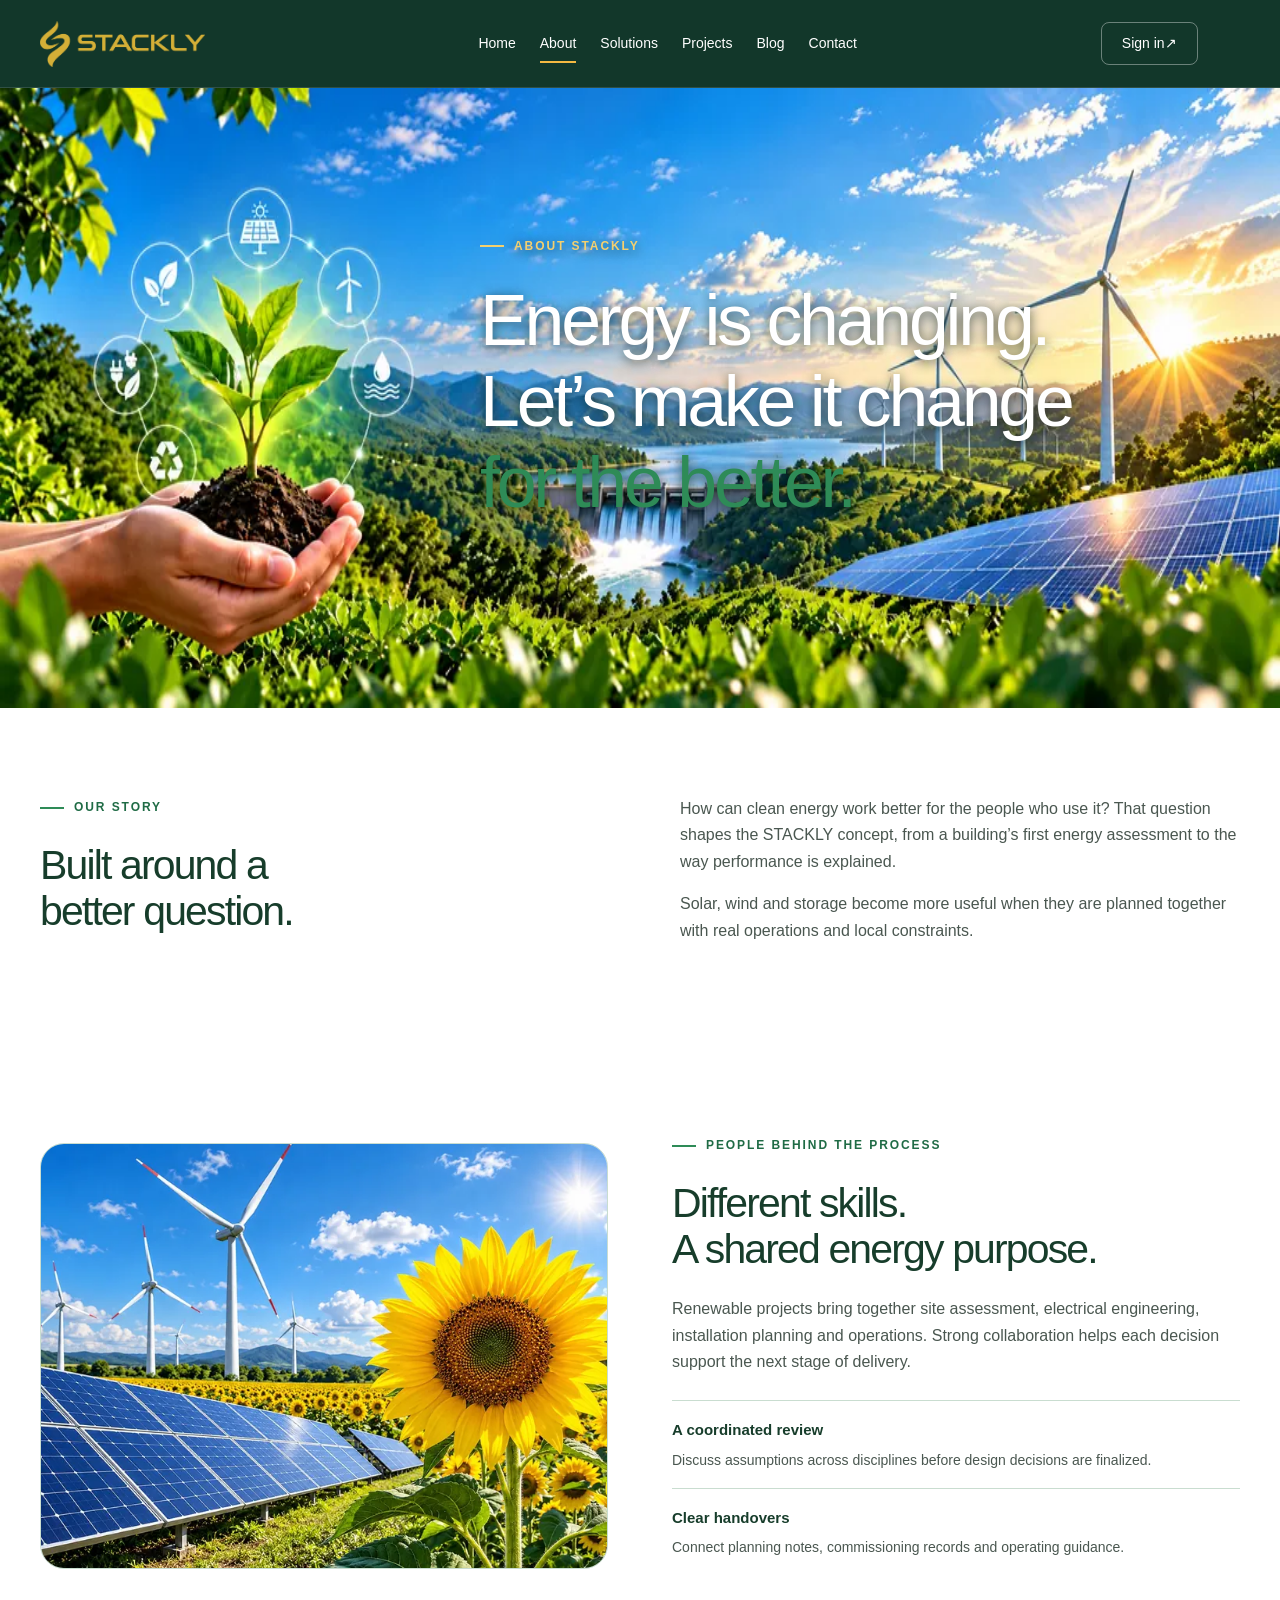
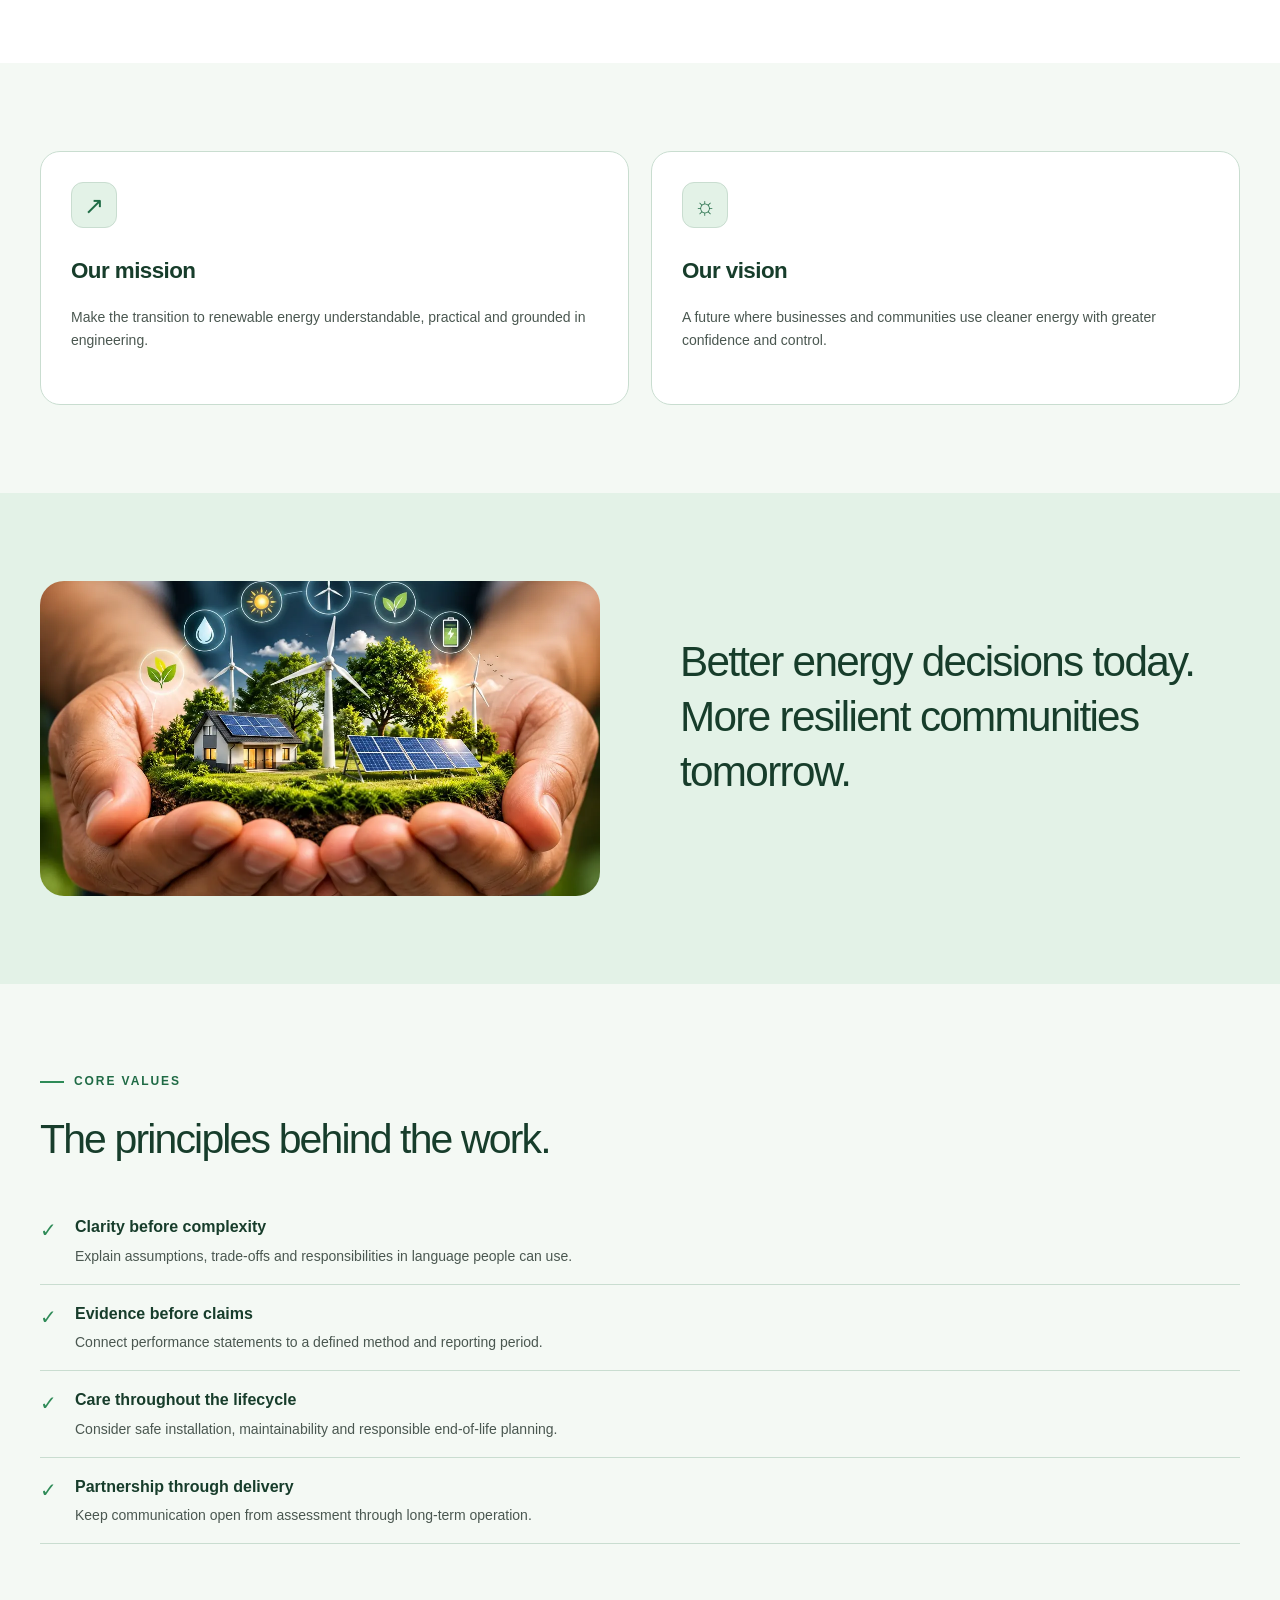
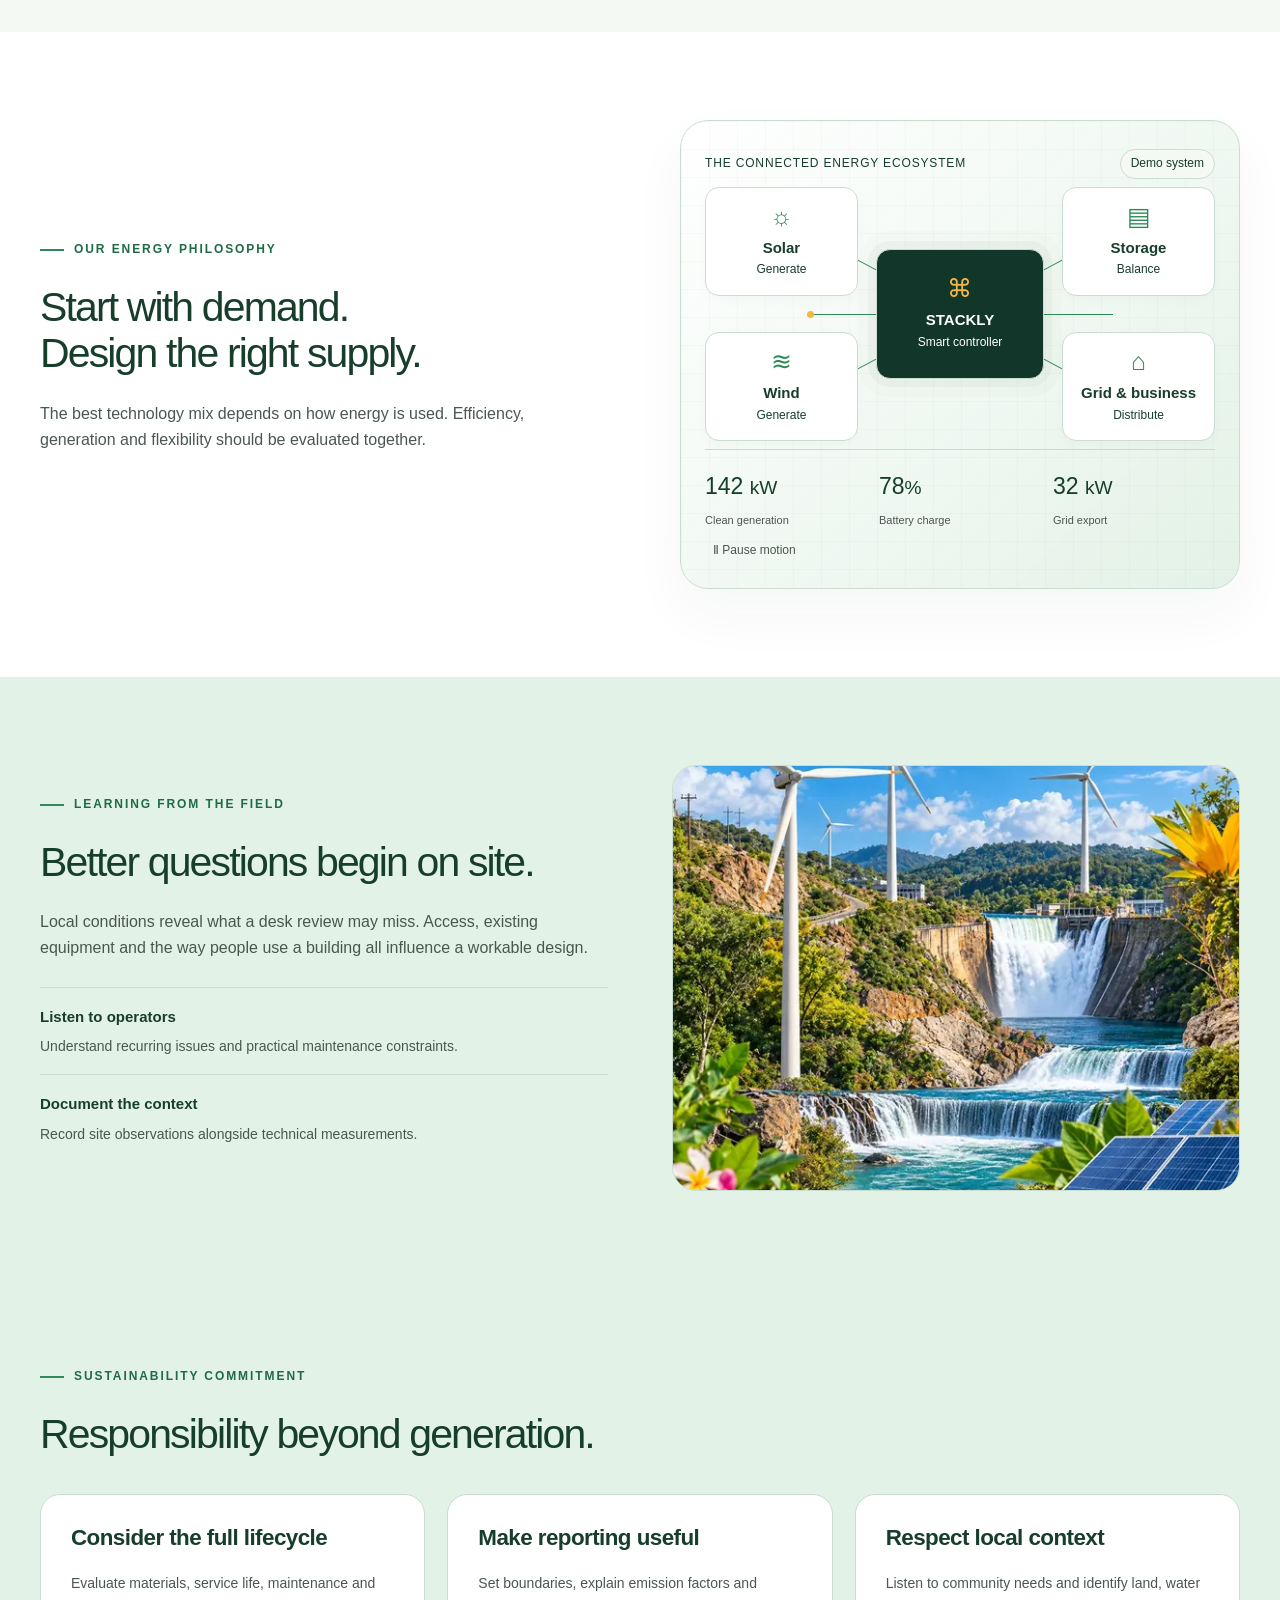
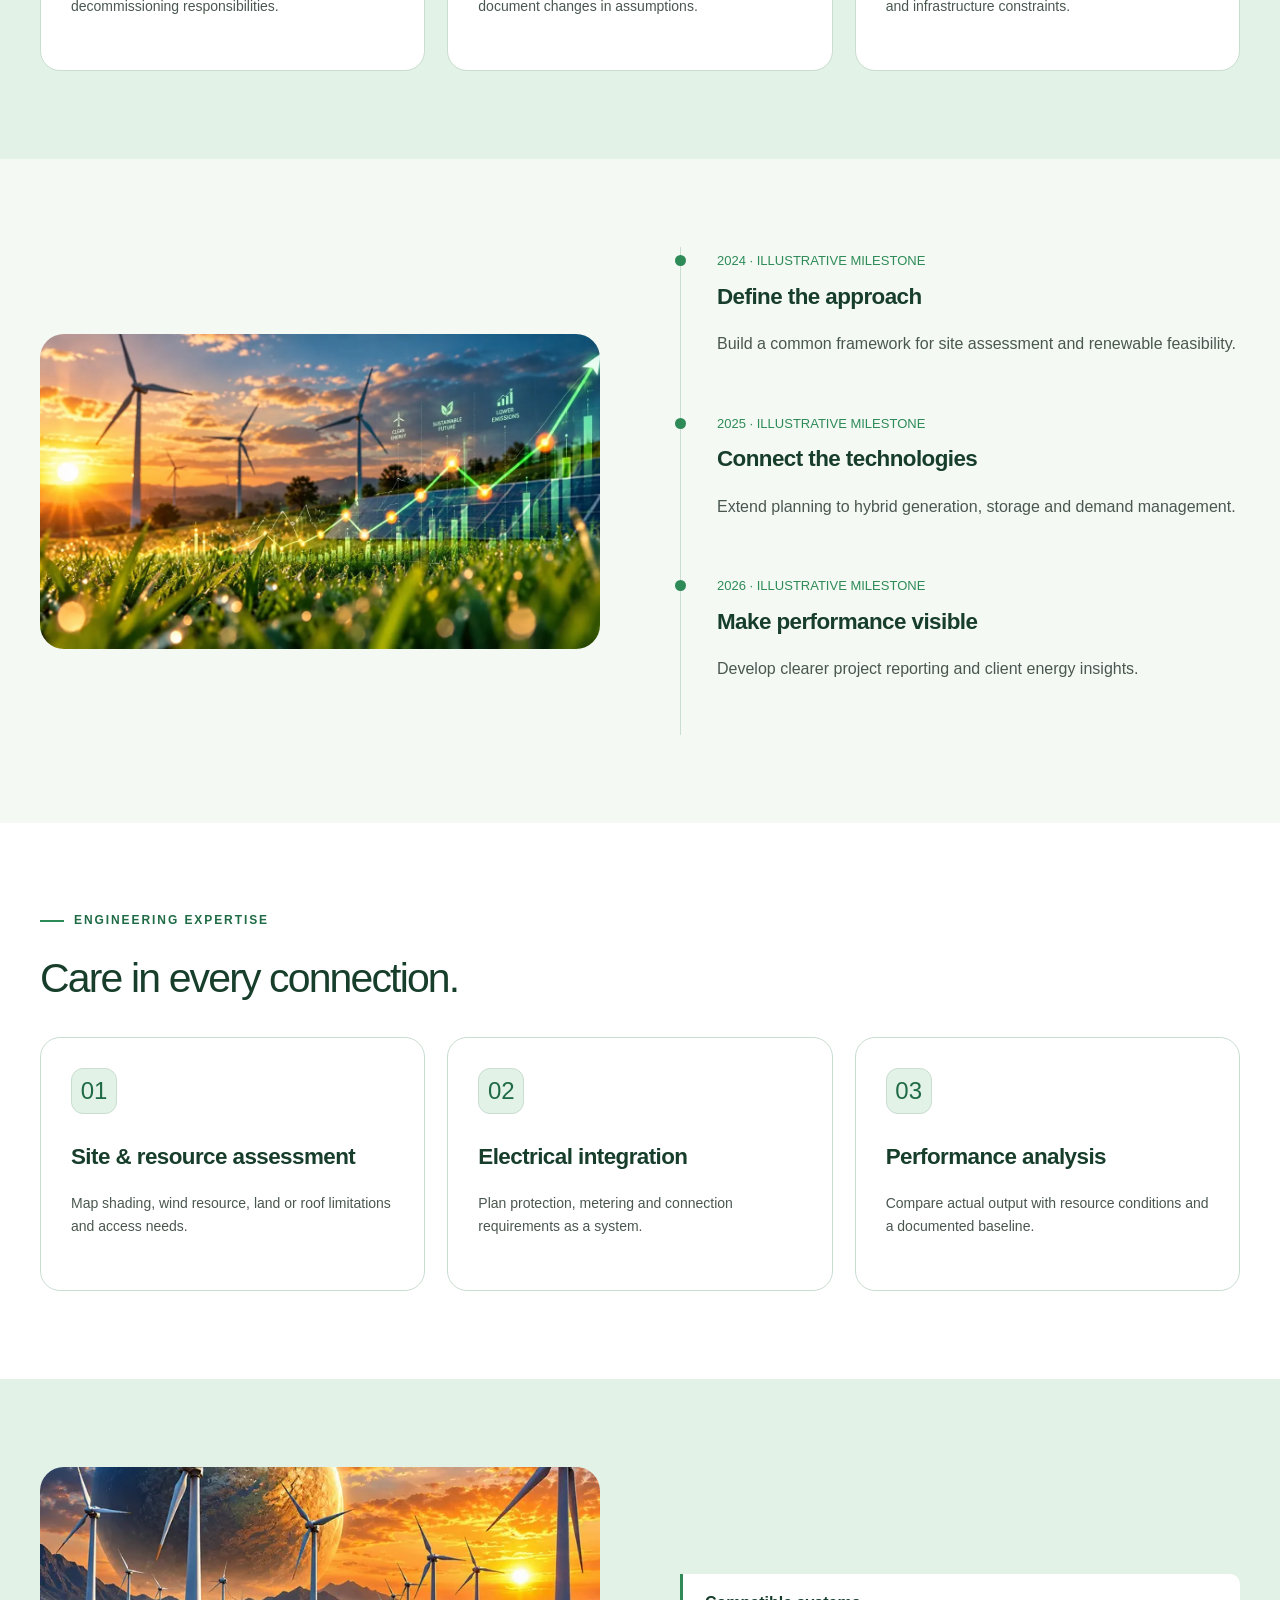
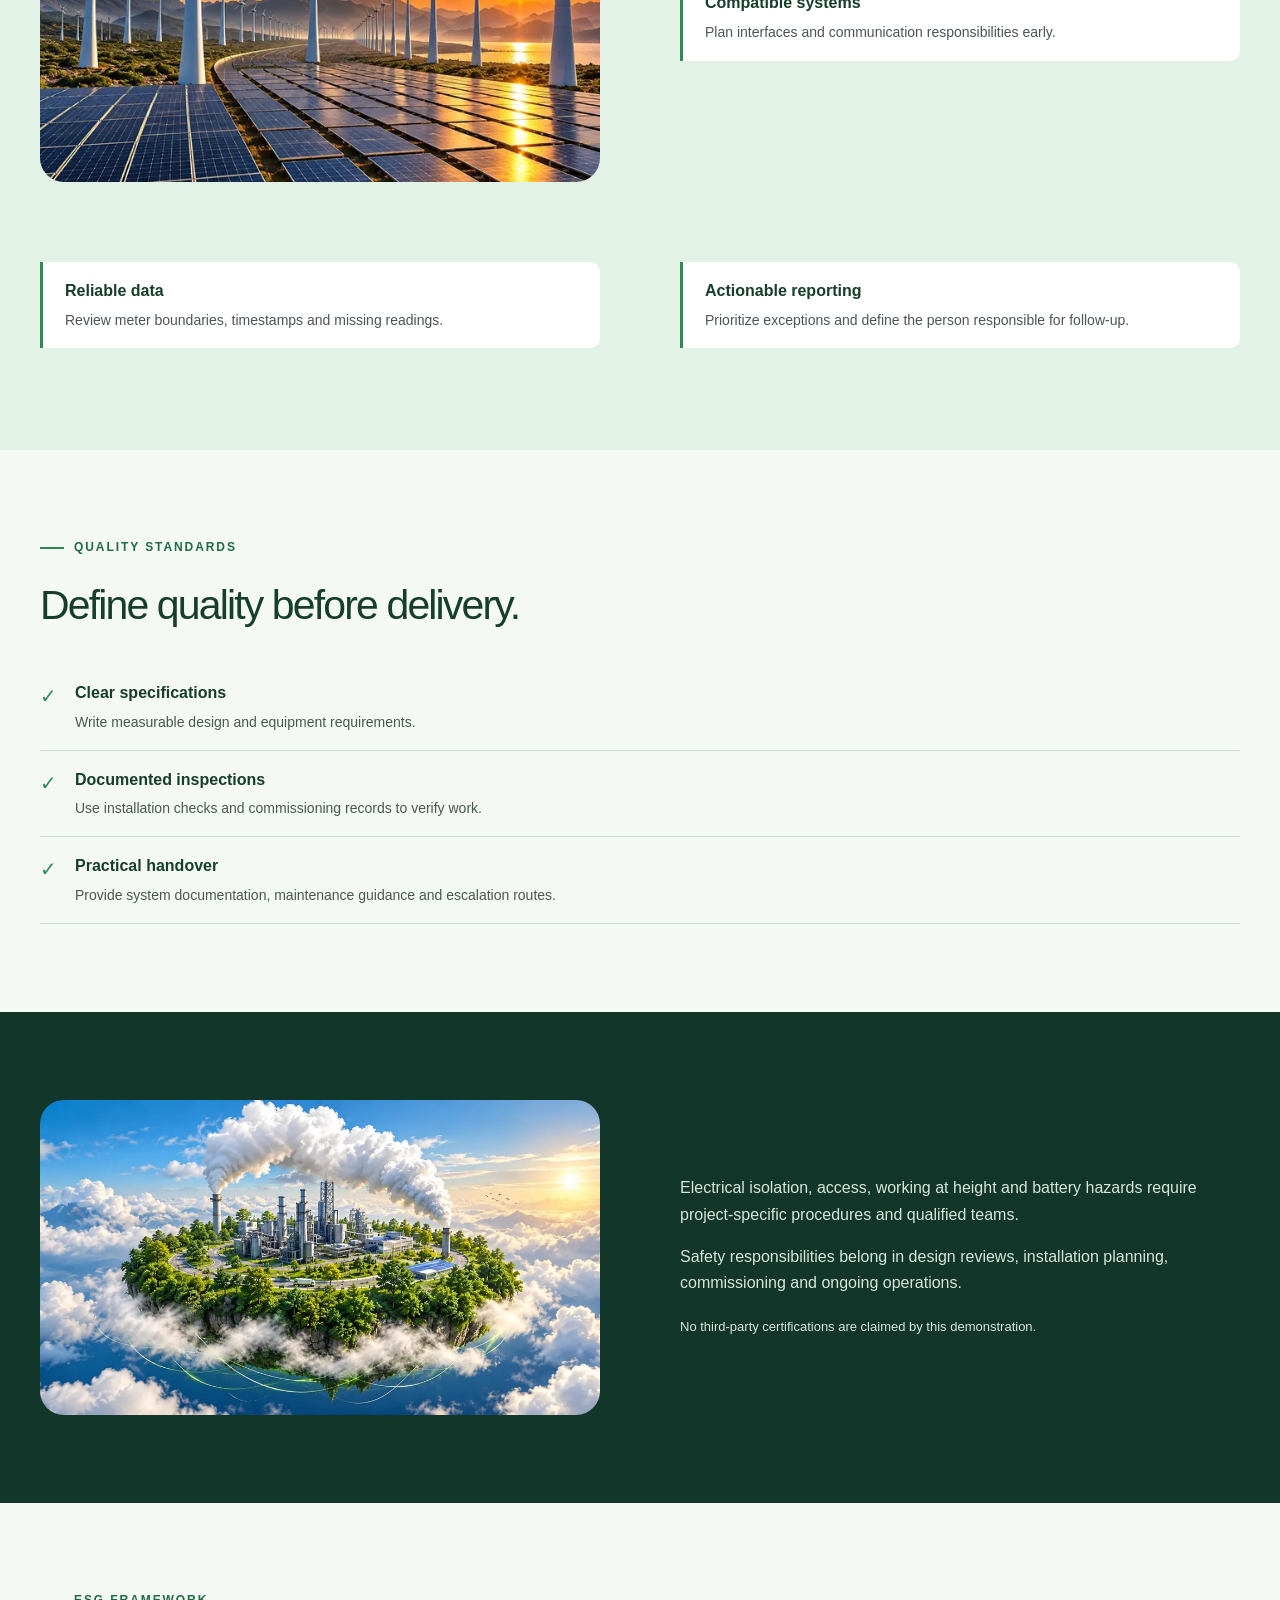
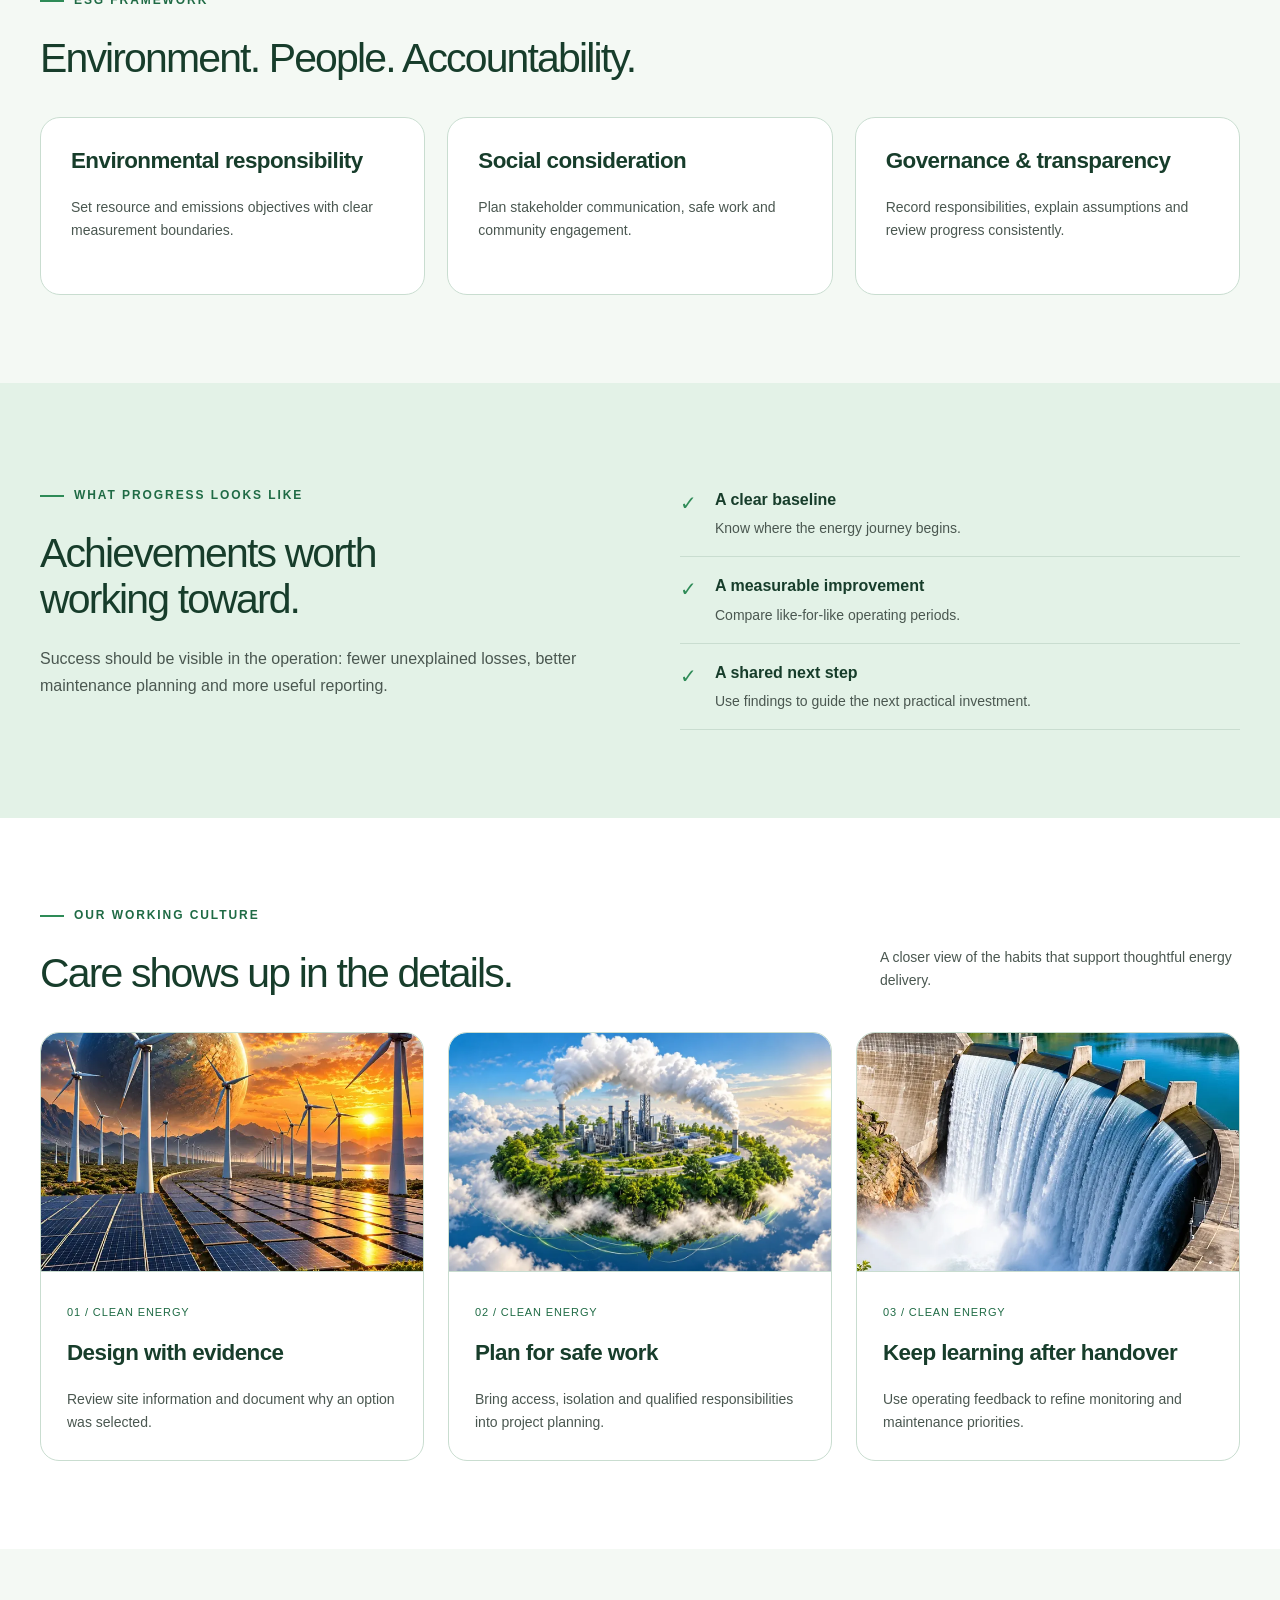
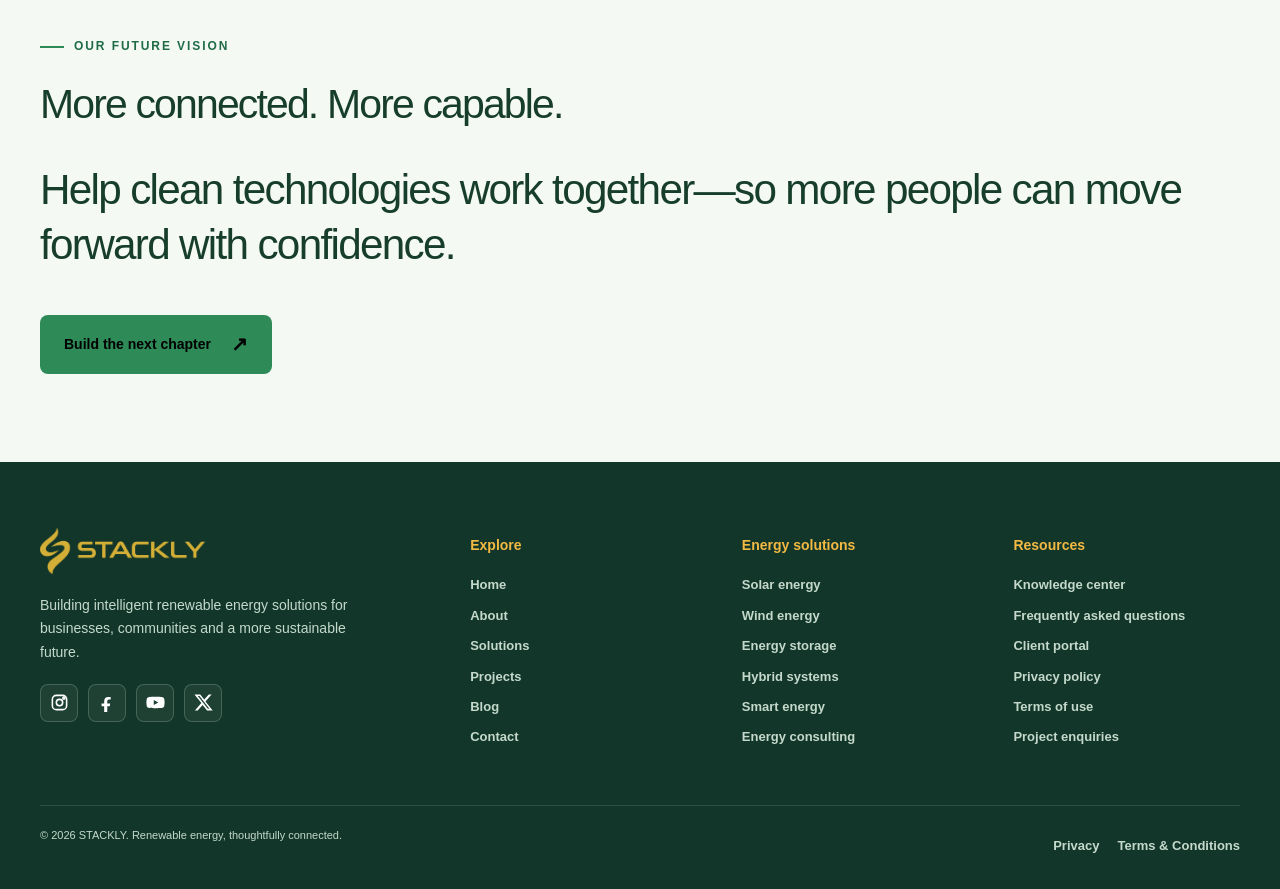
<file: about.html>
<!doctype html>
<html lang="en">
  <head>
    <meta charset="utf-8" />
    <meta name="viewport" content="width=device-width,initial-scale=1" />
    <meta name="theme-color" content="#12372A" />
    <meta
      name="description"
      content="STACKLY renewable energy &mdash; solar, wind, battery storage and smart energy solutions for businesses and communities."
    />
    <title>A clear purpose for clean energy | STACKLY Energy</title>
    <link rel="stylesheet" href="styles.css" />
    <script src="data.js" defer></script>
    <script src="images.js" defer></script>
    <script src="app.js" defer></script>
  </head>
  <body data-page="about">
    <a class="skip" href="#main">Skip to content</a>
    <header class="navbar">
      <div class="container nav-inner">
        <a class="brand" href="index.html" aria-label="STACKLY Home"
          ><span class="brand-mark"></span>STACKLY<span
            style="color: var(--gold)"
            >.</span
          ></a
        ><button
          class="menu-toggle"
          aria-label="Open navigation"
          aria-expanded="false"
          aria-controls="nav-links"
        >
          &#9776;
        </button>
        <nav class="nav-links" id="nav-links" aria-label="Main navigation">
          <a href="index.html">Home</a
          ><a href="about.html" class="active" aria-current="page">About</a
          ><a href="solutions.html">Solutions</a
          ><a href="projects.html">Projects</a><a href="blog.html">Blog</a
          ><a href="contact.html">Contact</a
          ><a class="nav-sign" href="signin.html"
            >Sign in <span aria-hidden="true">&#8599;</span></a
          >
        </nav>
      </div>
    </header>
    <main id="main">
      <section class="editorial-hero">
        <div class="container">
          <div class="eyebrow">About STACKLY</div>
          <h1>
            Energy is changing.<br />Let&rsquo;s make it change<br /><span
              style="color: var(--primary)"
              >for the better.</span
            >
          </h1>
          <!--<div class="intro-bottom">
            <span class="small">CLEAN ENERGY. CLEAR PURPOSE.</span>
            <p>
             We bring an engineering mindset to the energy transition:
              understand the problem, connect the right technologies and build a
              practical path forward.--->
            </p>
          </div>
        </div>
      </section>
      <section class="section white reveal">
        <div class="container">
          <div class="split">
            <div>
              <div class="eyebrow">Our story</div>
              <h2>Built around a<br />better question.</h2>
            </div>
            <div>
              <p>
                How can clean energy work better for the people who use it? That
                question shapes the STACKLY concept, from a building&rsquo;s first
                energy assessment to the way performance is explained.
              </p>
              <p>
                Solar, wind and storage become more useful when they are planned
                together with real operations and local constraints.
              </p>
            </div>
          </div>
        </div>
      </section>
      <section
        class="section image-ready-section reveal white"
        id="about-image-story-1"
      >
        <div class="container">
          <div class="image-story">
            <figure class="image-slot" data-image-key="about-engineering-team">
              <img
                src="images/about/engineers-reviewing-project.webp"
                alt="Renewable energy engineers reviewing a project"
                loading="lazy"
                decoding="async"
              />
            </figure>
            <div class="image-story-copy">
              <div class="eyebrow">People behind the process</div>
              <h2>Different skills.<br />A shared energy purpose.</h2>
              <p>
                Renewable projects bring together site assessment, electrical
                engineering, installation planning and operations. Strong
                collaboration helps each decision support the next stage of
                delivery.
              </p>
              <ul class="image-story-points">
                <li>
                  <strong>A coordinated review</strong>
                  <p>
                    Discuss assumptions across disciplines before design
                    decisions are finalized.
                  </p>
                </li>
                <li>
                  <strong>Clear handovers</strong>
                  <p>
                    Connect planning notes, commissioning records and operating
                    guidance.
                  </p>
                </li>
              </ul>
            </div>
          </div>
        </div>
      </section>
      <section class="section reveal">
        <div class="container">
          <div class="grid two">
            <article class="card">
              <div class="icon-box" aria-hidden="true">&#8599;</div>
              <h3>Our mission</h3>
              <p>
                Make the transition to renewable energy understandable,
                practical and grounded in engineering.
              </p>
            </article>
            <article class="card">
              <div class="icon-box" aria-hidden="true">&#9788;</div>
              <h3>Our vision</h3>
              <p>
                A future where businesses and communities use cleaner energy
                with greater confidence and control.
              </p>
            </article>
          </div>
        </div>
      </section>
      <section class="section alt reveal">
        <div class="container">
          <div class="split">
            <figure class="image-slot feature-only has-image">
              <img
                src="images/replacements/about-purpose.webp"
                alt="Renewable energy purpose"
                loading="lazy"
                decoding="async"
              />
            </figure>
            <p class="big-statement">
              Better energy decisions today.<br />More resilient communities
              tomorrow.
            </p>
          </div>
        </div>
      </section>
      <section class="section reveal">
        <div class="container">
          <div class="section-head">
            <div>
              <div class="eyebrow">Core values</div>
              <h2>The principles behind the work.</h2>
            </div>
          </div>
          <ul class="benefit-list">
            <li>
              <span aria-hidden="true">&#10003;</span>
              <div>
                <strong>Clarity before complexity</strong>
                <p>
                  Explain assumptions, trade-offs and responsibilities in
                  language people can use.
                </p>
              </div>
            </li>
            <li>
              <span aria-hidden="true">&#10003;</span>
              <div>
                <strong>Evidence before claims</strong>
                <p>
                  Connect performance statements to a defined method and
                  reporting period.
                </p>
              </div>
            </li>
            <li>
              <span aria-hidden="true">&#10003;</span>
              <div>
                <strong>Care throughout the lifecycle</strong>
                <p>
                  Consider safe installation, maintainability and responsible
                  end-of-life planning.
                </p>
              </div>
            </li>
            <li>
              <span aria-hidden="true">&#10003;</span>
              <div>
                <strong>Partnership through delivery</strong>
                <p>
                  Keep communication open from assessment through long-term
                  operation.
                </p>
              </div>
            </li>
          </ul>
        </div>
      </section>
      <section class="section white reveal">
        <div class="container">
          <div class="split">
            <div>
              <div class="eyebrow">Our energy philosophy</div>
              <h2>Start with demand.<br />Design the right supply.</h2>
              <p>
                The best technology mix depends on how energy is used.
                Efficiency, generation and flexibility should be evaluated
                together.
              </p>
            </div>
            <div class="diagram-shell">
              <div class="diagram-top">
                <span>THE CONNECTED ENERGY ECOSYSTEM</span
                ><span class="tag">Demo system</span>
              </div>
              <div class="flow-graph">
                <div class="connector"></div>
                <div class="connector branch"></div>
                <div class="connector branch2"></div>
                <div class="flow-col">
                  <div class="energy-node">
                    <span class="node-icon">&#9788;</span
                    ><strong>Solar</strong>Generate
                  </div>
                  <div class="energy-node">
                    <span class="node-icon">&#8779;</span
                    ><strong>Wind</strong>Generate
                  </div>
                </div>
                <div class="energy-node center">
                  <span class="node-icon">&#8984;</span><strong>STACKLY</strong>Smart
                  controller
                </div>
                <div class="flow-col">
                  <div class="energy-node">
                    <span class="node-icon">&#9636;</span
                    ><strong>Storage</strong>Balance
                  </div>
                  <div class="energy-node">
                    <span class="node-icon">&#8962;</span
                    ><strong>Grid & business</strong>Distribute
                  </div>
                </div>
              </div>
              <div class="diagram-bottom">
                <div>
                  <strong>142 <small>kW</small></strong
                  ><span>Clean generation</span>
                </div>
                <div>
                  <strong>78<small>%</small></strong
                  ><span>Battery charge</span>
                </div>
                <div>
                  <strong>32 <small>kW</small></strong
                  ><span>Grid export</span>
                </div>
              </div>
              <button class="pause" type="button" aria-pressed="false">
                &#8545; Pause motion
              </button>
            </div>
          </div>
        </div>
      </section>
      <section
        class="section image-ready-section reveal alt"
        id="about-image-story-2"
      >
        <div class="container">
          <div class="image-story reverse">
            <figure class="image-slot" data-image-key="about-site-assessment">
              <img
                src="images/about/energy-site-assessment.webp"
                alt="Engineers carrying out an energy site assessment"
                loading="lazy"
                decoding="async"
              />
            </figure>
            <div class="image-story-copy">
              <div class="eyebrow">Learning from the field</div>
              <h2>Better questions begin on site.</h2>
              <p>
                Local conditions reveal what a desk review may miss. Access,
                existing equipment and the way people use a building all
                influence a workable design.
              </p>
              <ul class="image-story-points">
                <li>
                  <strong>Listen to operators</strong>
                  <p>
                    Understand recurring issues and practical maintenance
                    constraints.
                  </p>
                </li>
                <li>
                  <strong>Document the context</strong>
                  <p>
                    Record site observations alongside technical measurements.
                  </p>
                </li>
              </ul>
            </div>
          </div>
        </div>
      </section>
      <section class="section alt reveal">
        <div class="container">
          <div class="section-head">
            <div>
              <div class="eyebrow">Sustainability commitment</div>
              <h2>Responsibility beyond generation.</h2>
            </div>
          </div>
          <div class="grid">
            <article class="card">
              <h3>Consider the full lifecycle</h3>
              <p>
                Evaluate materials, service life, maintenance and
                decommissioning responsibilities.
              </p>
            </article>
            <article class="card">
              <h3>Make reporting useful</h3>
              <p>
                Set boundaries, explain emission factors and document changes in
                assumptions.
              </p>
            </article>
            <article class="card">
              <h3>Respect local context</h3>
              <p>
                Listen to community needs and identify land, water and
                infrastructure constraints.
              </p>
            </article>
          </div>
        </div>
      </section>
      <section class="section reveal">
        <div class="container">
          <div class="split">
            <figure class="image-slot feature-only has-image">
              <img
                src="images/replacements/about-development-milestones.webp"
                alt="Renewable energy development milestones"
                loading="lazy"
                decoding="async"
              />
            </figure>
            <div class="story-timeline">
              <article class="story-event">
                <span>2024 &middot; ILLUSTRATIVE MILESTONE</span>
                <h3>Define the approach</h3>
                <p>
                  Build a common framework for site assessment and renewable
                  feasibility.
                </p>
              </article>
              <article class="story-event">
                <span>2025 &middot; ILLUSTRATIVE MILESTONE</span>
                <h3>Connect the technologies</h3>
                <p>
                  Extend planning to hybrid generation, storage and demand
                  management.
                </p>
              </article>
              <article class="story-event">
                <span>2026 &middot; ILLUSTRATIVE MILESTONE</span>
                <h3>Make performance visible</h3>
                <p>
                  Develop clearer project reporting and client energy insights.
                </p>
              </article>
            </div>
          </div>
        </div>
      </section>
      <section class="section white reveal">
        <div class="container">
          <div class="section-head">
            <div>
              <div class="eyebrow">Engineering expertise</div>
              <h2>Care in every connection.</h2>
            </div>
          </div>
          <div class="grid">
            <article class="card">
              <div class="icon-box" aria-hidden="true">01</div>
              <h3>Site & resource assessment</h3>
              <p>
                Map shading, wind resource, land or roof limitations and access
                needs.
              </p>
            </article>
            <article class="card">
              <div class="icon-box" aria-hidden="true">02</div>
              <h3>Electrical integration</h3>
              <p>
                Plan protection, metering and connection requirements as a
                system.
              </p>
            </article>
            <article class="card">
              <div class="icon-box" aria-hidden="true">03</div>
              <h3>Performance analysis</h3>
              <p>
                Compare actual output with resource conditions and a documented
                baseline.
              </p>
            </article>
          </div>
        </div>
      </section>
      <section class="section alt reveal">
        <div class="container">
          <div class="split">
            <figure class="image-slot feature-only has-image">
              <img
                src="images/replacements/solutions-smart-management.webp"
                alt="Smart renewable energy management"
                loading="lazy"
                decoding="async"
              />
            </figure>
            <div class="spec">
              <strong>Compatible systems</strong>
              <p>Plan interfaces and communication responsibilities early.</p>
            </div>
            <div class="spec">
              <strong>Reliable data</strong>
              <p>Review meter boundaries, timestamps and missing readings.</p>
            </div>
            <div class="spec">
              <strong>Actionable reporting</strong>
              <p>
                Prioritize exceptions and define the person responsible for
                follow-up.
              </p>
            </div>
          </div>
        </div>
      </section>
      <section class="section reveal">
        <div class="container">
          <div class="section-head">
            <div>
              <div class="eyebrow">Quality standards</div>
              <h2>Define quality before delivery.</h2>
            </div>
          </div>
          <ul class="benefit-list">
            <li>
              <span aria-hidden="true">&#10003;</span>
              <div>
                <strong>Clear specifications</strong>
                <p>Write measurable design and equipment requirements.</p>
              </div>
            </li>
            <li>
              <span aria-hidden="true">&#10003;</span>
              <div>
                <strong>Documented inspections</strong>
                <p>
                  Use installation checks and commissioning records to verify
                  work.
                </p>
              </div>
            </li>
            <li>
              <span aria-hidden="true">&#10003;</span>
              <div>
                <strong>Practical handover</strong>
                <p>
                  Provide system documentation, maintenance guidance and
                  escalation routes.
                </p>
              </div>
            </li>
          </ul>
        </div>
      </section>
      <section class="section dark reveal">
        <div class="container">
          <div class="split">
            <figure class="image-slot feature-only has-image">
              <img
                src="images/about/plan-for-safe-work.webp"
                alt="Engineers planning safe renewable energy work"
                loading="lazy"
                decoding="async"
              />
            </figure>
            <div>
              <p>
                Electrical isolation, access, working at height and battery
                hazards require project-specific procedures and qualified teams.
              </p>
              <p>
                Safety responsibilities belong in design reviews, installation
                planning, commissioning and ongoing operations.
              </p>
              <span class="small"
                >No third-party certifications are claimed by this
                demonstration.</span
              >
            </div>
          </div>
        </div>
      </section>
      <section class="section reveal">
        <div class="container">
          <div class="section-head">
            <div>
              <div class="eyebrow">ESG framework</div>
              <h2>Environment. People. Accountability.</h2>
            </div>
          </div>
          <div class="grid">
            <article class="card">
              <h3>Environmental responsibility</h3>
              <p>
                Set resource and emissions objectives with clear measurement
                boundaries.
              </p>
            </article>
            <article class="card">
              <h3>Social consideration</h3>
              <p>
                Plan stakeholder communication, safe work and community
                engagement.
              </p>
            </article>
            <article class="card">
              <h3>Governance & transparency</h3>
              <p>
                Record responsibilities, explain assumptions and review progress
                consistently.
              </p>
            </article>
          </div>
        </div>
      </section>
      <section class="section alt reveal">
        <div class="container">
          <div class="split">
            <div>
              <div class="eyebrow">What progress looks like</div>
              <h2>Achievements worth<br />working toward.</h2>
              <p>
                Success should be visible in the operation: fewer unexplained
                losses, better maintenance planning and more useful reporting.
              </p>
            </div>
            <ul class="benefit-list">
              <li>
                <span aria-hidden="true">&#10003;</span>
                <div>
                  <strong>A clear baseline</strong>
                  <p>Know where the energy journey begins.</p>
                </div>
              </li>
              <li>
                <span aria-hidden="true">&#10003;</span>
                <div>
                  <strong>A measurable improvement</strong>
                  <p>Compare like-for-like operating periods.</p>
                </div>
              </li>
              <li>
                <span aria-hidden="true">&#10003;</span>
                <div>
                  <strong>A shared next step</strong>
                  <p>Use findings to guide the next practical investment.</p>
                </div>
              </li>
            </ul>
          </div>
        </div>
      </section>
      <section
        class="section image-ready-section reveal white"
        id="about-image-story-3"
      >
        <div class="container">
          <div class="section-head">
            <div>
              <div class="eyebrow">Our working culture</div>
              <h2>Care shows up in the details.</h2>
            </div>
            <p>
              A closer view of the habits that support thoughtful energy
              delivery.
            </p>
          </div>
          <div class="image-gallery-grid">
            <article class="image-editorial-card">
              <figure
                class="image-slot compact"
                data-image-key="about-design-review"
              >
                <img
                  src="images/about/design-with-evidence.webp"
                  alt="Design with evidence"
                  loading="lazy"
                  decoding="async"
                />
              </figure>
              <div class="image-card-copy">
                <span class="small">01 / CLEAN ENERGY</span>
                <h3>Design with evidence</h3>
                <p>
                  Review site information and document why an option was
                  selected.
                </p>
              </div>
            </article>
            <article class="image-editorial-card">
              <figure
                class="image-slot compact"
                data-image-key="about-safe-installation"
              >
                <img
                  src="images/about/plan-for-safe-work.webp"
                  alt="Plan for safe work"
                  loading="lazy"
                  decoding="async"
                />
              </figure>
              <div class="image-card-copy">
                <span class="small">02 / CLEAN ENERGY</span>
                <h3>Plan for safe work</h3>
                <p>
                  Bring access, isolation and qualified responsibilities into
                  project planning.
                </p>
              </div>
            </article>
            <article class="image-editorial-card">
              <figure
                class="image-slot compact"
                data-image-key="about-operations-review"
              >
                <img
                  src="images/about/learning-after-handover.webp"
                  alt="Keep learning after handover"
                  loading="lazy"
                  decoding="async"
                />
              </figure>
              <div class="image-card-copy">
                <span class="small">03 / CLEAN ENERGY</span>
                <h3>Keep learning after handover</h3>
                <p>
                  Use operating feedback to refine monitoring and maintenance
                  priorities.
                </p>
              </div>
            </article>
          </div>
        </div>
      </section>
      <section class="section reveal">
        <div class="container">
          <div class="section-head">
            <div>
              <div class="eyebrow">Our future vision</div>
              <h2>More connected. More capable.</h2>
            </div>
          </div>
          <p class="big-statement">
            Help clean technologies work together&mdash;so more people can move
            forward with confidence.
          </p>
          <a class="btn" href="404.html"
            >Build the next chapter<span class="arrow" aria-hidden="true"
              >&#8599;</span
            ></a
          >
        </div>
      </section>
    </main>
    <footer class="footer">
      <div class="container">
        <div class="footer-grid">
          <div>
            <a class="brand" href="index.html"
              ><span class="brand-mark"></span>STACKLY<span
                style="color: var(--gold)"
                >.</span
              ></a
            >
            <p>
              Building intelligent renewable energy solutions for businesses,
              communities and a more sustainable future.
            </p>
            <!-- <a class="text-link" href="contact.html"
              >Let�s talk clean energy ?</a
            >-->
          </div>
          <div>
            <h4>Explore</h4>
            <a href="index.html">Home</a><a href="about.html">About</a
            ><a href="solutions.html">Solutions</a
            ><a href="projects.html">Projects</a><a href="blog.html">Blog</a
            ><a href="contact.html">Contact</a
            ><!--<a href="sustainability.html">Sustainability</a>-->
          </div>
          <div>
            <h4>Energy solutions</h4>
            <a href="404.html">Solar energy</a
            ><a href="404.html">Wind energy</a
            ><a href="404.html">Energy storage</a
            ><a href="404.html">Hybrid systems</a
            ><a href="404.html">Smart energy</a
            ><a href="404.html">Energy consulting</a
            ><!--<a href="404.html">EV infrastructure</a>-->
          </div>
          <div>
            <h4>Resources</h4>
            <a href="404.html">Knowledge center</a
            ><a href="404.html">Frequently asked questions</a
            ><a href="404.html">Client portal</a
            ><a href="404.html">Privacy policy</a
            ><a href="404.html">Terms of use</a
            ><a href="404.html">Project enquiries</a>
          </div>
        </div>
        <div class="footer-bottom">
          <span>&copy; 2026 STACKLY. Renewable energy, thoughtfully connected.</span
          ><span class="footer-legal"><a href="404.html">Privacy</a><a href="404.html">Terms &amp; Conditions</a></span>
        </div>
      </div>
    </footer>
    <dialog id="detail-dialog" aria-labelledby="dialog-title">
      <button class="close-dialog" aria-label="Close dialog">&times;</button>
      <div id="dialog-content"></div>
    </dialog>
    <button class="to-top" aria-label="Back to top">&#8593;</button>
  </body>
</html>
</file>
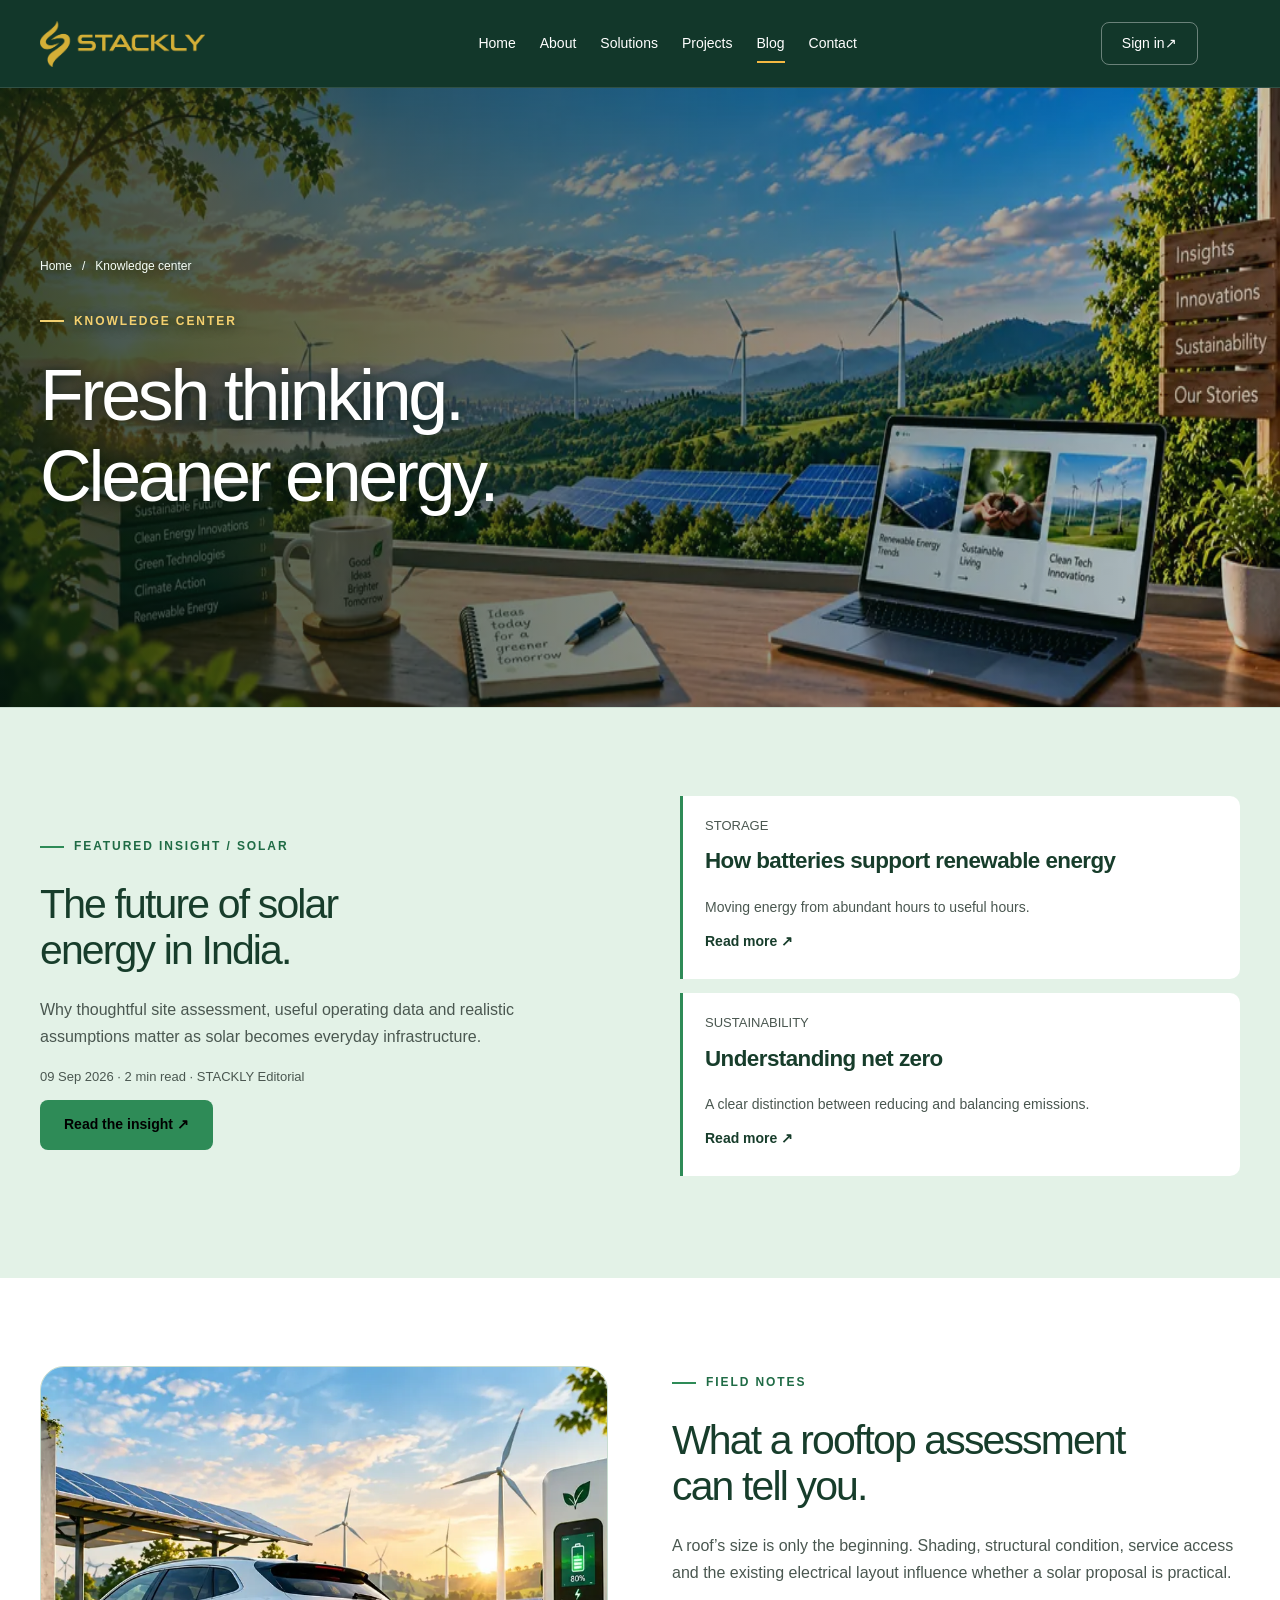
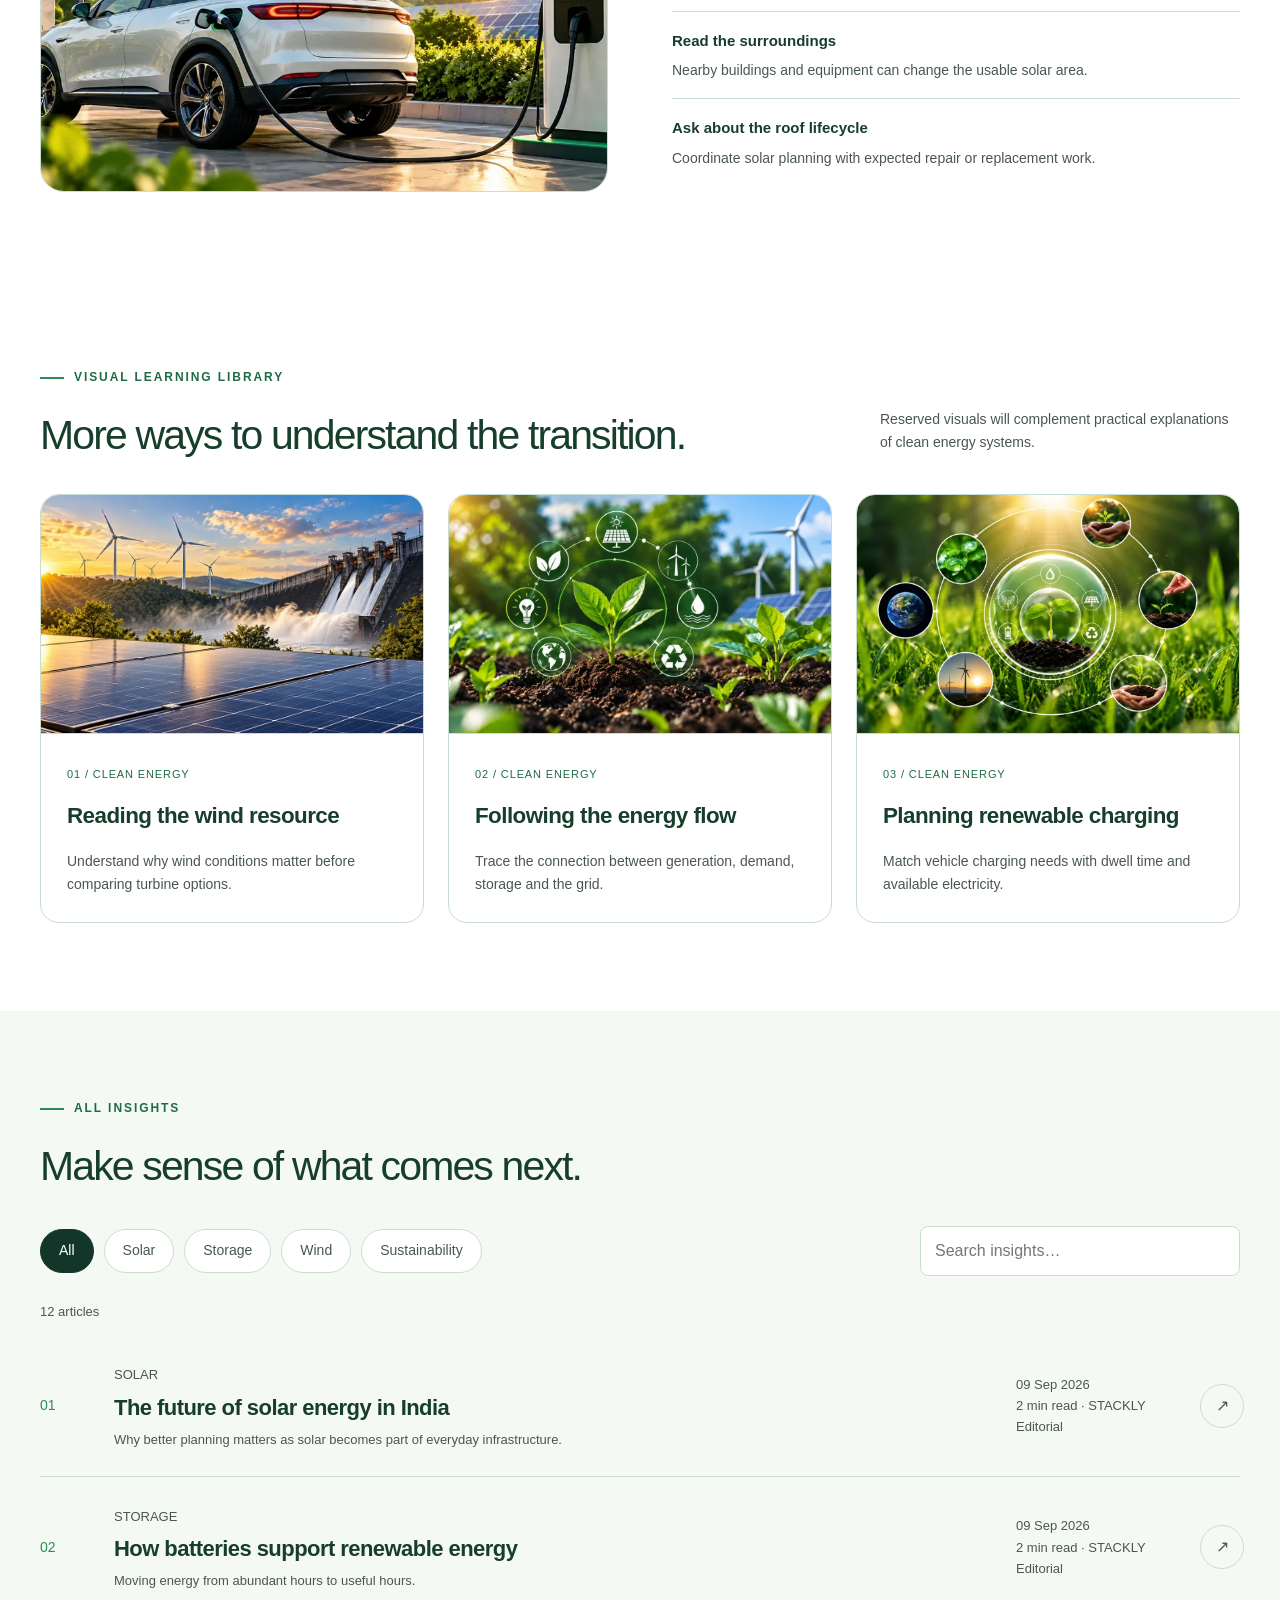
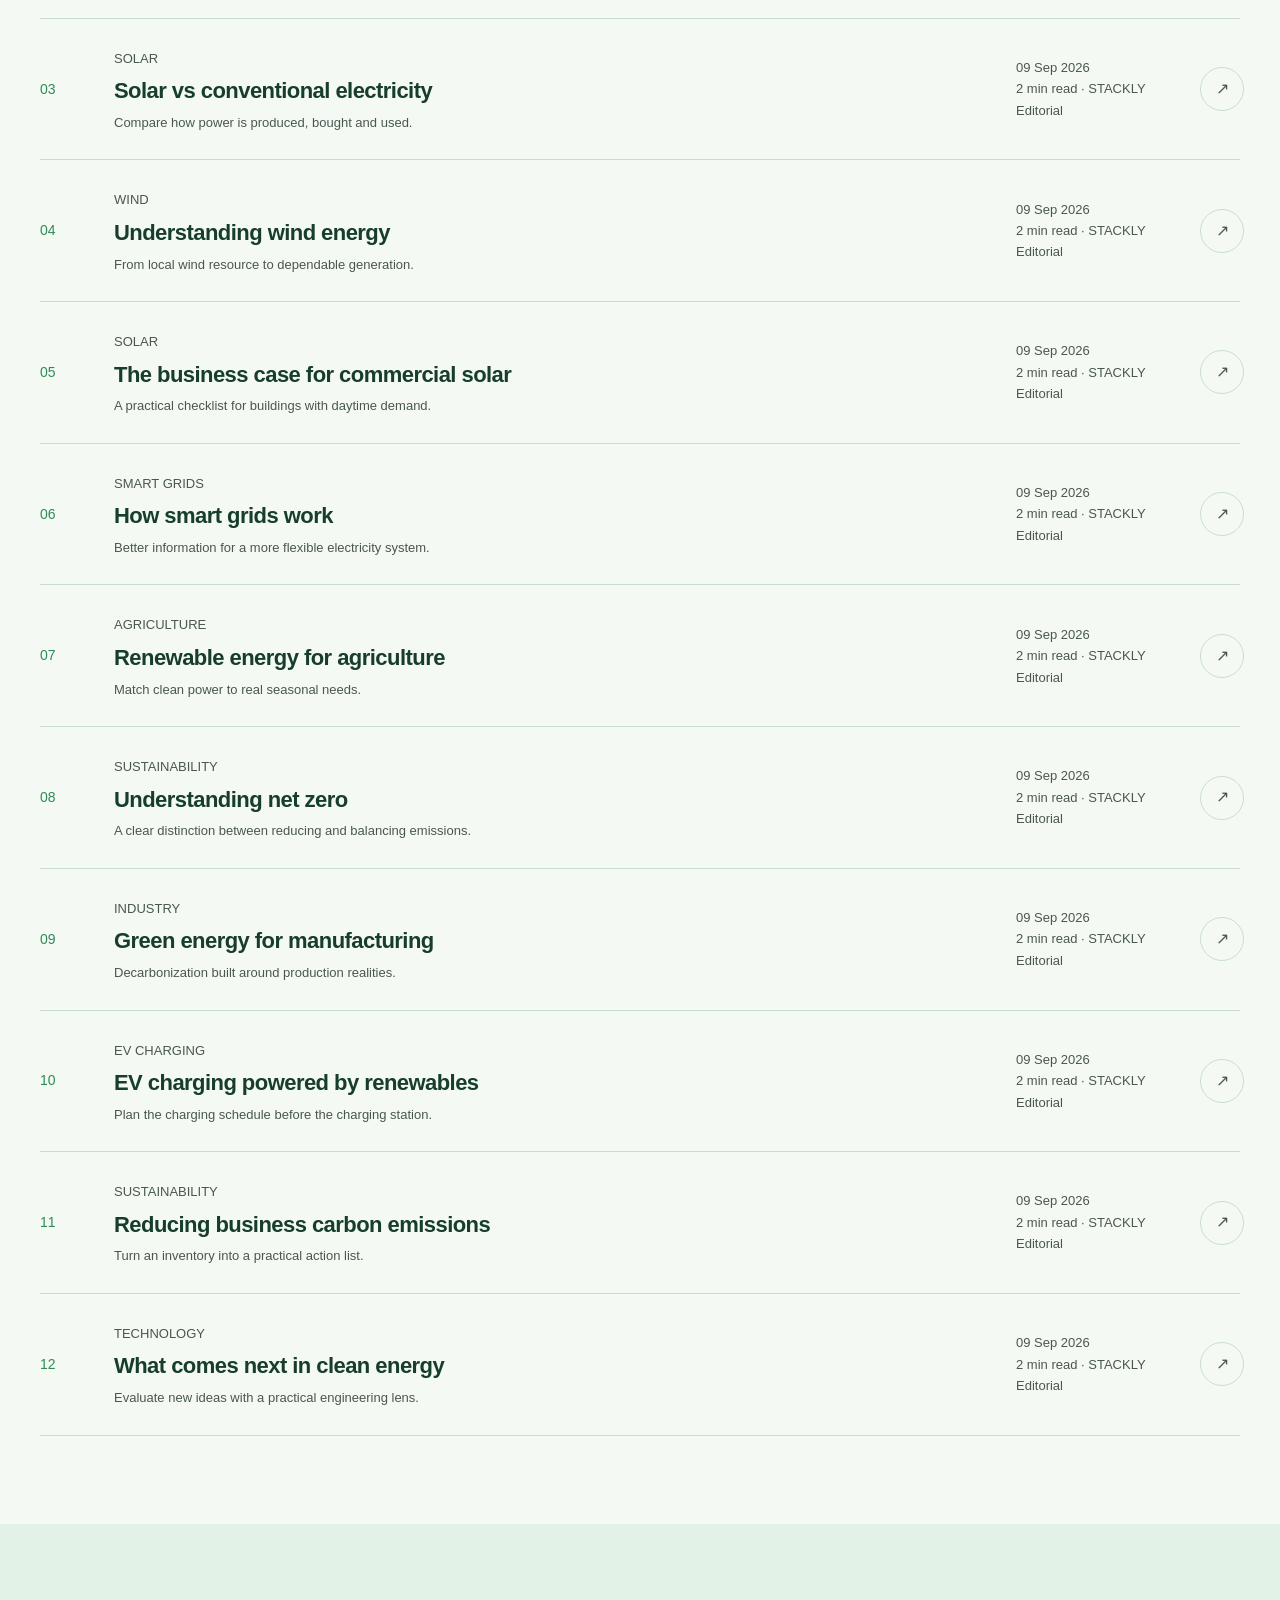
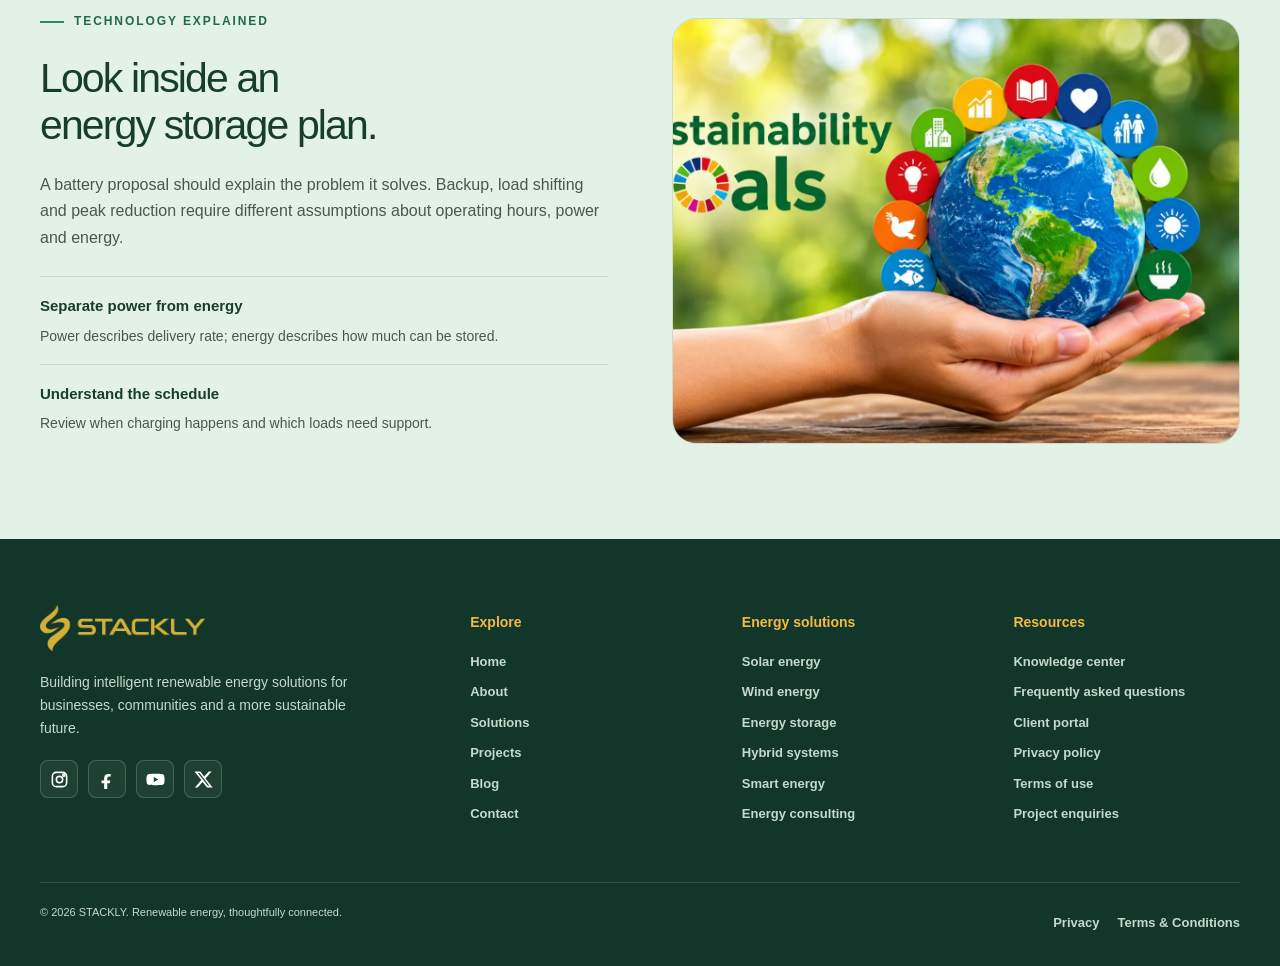
<file: blog.html>
<!doctype html>
<html lang="en">
  <head>
    <meta charset="utf-8" />
    <meta name="viewport" content="width=device-width,initial-scale=1" />
    <meta name="theme-color" content="#12372A" />
    <meta
      name="description"
      content="STACKLY renewable energy &mdash; solar, wind, battery storage and smart energy solutions for businesses and communities."
    />
    <title>Energy insights and practical perspectives | STACKLY Energy</title>
    <link rel="stylesheet" href="styles.css" />
    <script src="data.js" defer></script>
    <script src="images.js" defer></script>
    <script src="app.js" defer></script>
  </head>
  <body data-page="blog">
    <a class="skip" href="#main">Skip to content</a>
    <header class="navbar">
      <div class="container nav-inner">
        <a class="brand" href="index.html" aria-label="STACKLY Home"
          ><span class="brand-mark"></span>STACKLY<span
            style="color: var(--gold)"
            >.</span
          ></a
        ><button
          class="menu-toggle"
          aria-label="Open navigation"
          aria-expanded="false"
          aria-controls="nav-links"
        >
          &#9776;
        </button>
        <nav class="nav-links" id="nav-links" aria-label="Main navigation">
          <a href="index.html">Home</a><a href="about.html">About</a
          ><a href="solutions.html">Solutions</a
          ><a href="projects.html">Projects</a
          ><a href="blog.html" class="active" aria-current="page">Blog</a
          ><a href="contact.html">Contact</a
          ><a class="nav-sign" href="signin.html"
            >Sign in <span aria-hidden="true">&#8599;</span></a
          >
        </nav>
      </div>
    </header>
    <main id="main">
      <section class="page-hero">
        <div class="container">
          <div class="breadcrumb">
            <a href="index.html">Home</a><span>/</span
            ><span>Knowledge center</span>
          </div>
          <div class="eyebrow">Knowledge center</div>
          <h1>Fresh thinking.<br />Cleaner energy.</h1>
          <p>
            
            
          </p>
        </div>
      </section>
      <section class="section alt reveal">
        <div class="container">
          <div class="split">
            <article>
              <div class="eyebrow">Featured insight / Solar</div>
              <h2>The future of solar<br />energy in India.</h2>
              <p>
                Why thoughtful site assessment, useful operating data and
                realistic assumptions matter as solar becomes everyday
                infrastructure.
              </p>
              <p class="small">09 Sep 2026 &middot; 2 min read &middot; STACKLY Editorial</p>
              <button class="btn" data-article="0">Read the insight &#8599;</button>
            </article>
            <div>
              <article class="spec">
                <span class="small">STORAGE</span>
                <h3 style="margin-top: 10px">
                  How batteries support renewable energy
                </h3>
                <p>Moving energy from abundant hours to useful hours.</p>
                <button
                  class="text-link"
                  style="background: none; border: 0; padding: 0"
                  data-article="1"
                >
                  Read more &#8599;
                </button>
              </article>
              <article class="spec">
                <span class="small">SUSTAINABILITY</span>
                <h3 style="margin-top: 10px">Understanding net zero</h3>
                <p>
                  A clear distinction between reducing and balancing emissions.
                </p>
                <button
                  class="text-link"
                  style="background: none; border: 0; padding: 0"
                  data-article="7"
                >
                  Read more &#8599;
                </button>
              </article>
            </div>
          </div>
        </div>
      </section>
      <section
        class="section image-ready-section reveal white"
        id="blog-image-story-1"
      >
        <div class="container">
          <div class="image-story">
            <figure class="image-slot" data-image-key="blog-rooftop-guide">
              <img
                src="images/blog/rooftop-solar-assessment.webp"
                alt="Rooftop assessment for a solar energy guide"
                loading="lazy"
                decoding="async"
              />
            </figure>
            <div class="image-story-copy">
              <div class="eyebrow">Field notes</div>
              <h2>What a rooftop assessment<br />can tell you.</h2>
              <p>
                A roof&rsquo;s size is only the beginning. Shading, structural
                condition, service access and the existing electrical layout
                influence whether a solar proposal is practical.
              </p>
              <ul class="image-story-points">
                <li>
                  <strong>Read the surroundings</strong>
                  <p>
                    Nearby buildings and equipment can change the usable solar
                    area.
                  </p>
                </li>
                <li>
                  <strong>Ask about the roof lifecycle</strong>
                  <p>
                    Coordinate solar planning with expected repair or
                    replacement work.
                  </p>
                </li>
              </ul>
            </div>
          </div>
        </div>
      </section>
      <section
        class="section image-ready-section reveal white"
        id="blog-image-story-3"
      >
        <div class="container">
          <div class="section-head">
            <div>
              <div class="eyebrow">Visual learning library</div>
              <h2>More ways to understand the transition.</h2>
            </div>
            <p>
              Reserved visuals will complement practical explanations of clean
              energy systems.
            </p>
          </div>
          <div class="image-gallery-grid">
            <article class="image-editorial-card">
              <figure
                class="image-slot compact"
                data-image-key="blog-wind-guide"
              >
                <img
                  src="images/uploaded/1ccb633a-7107-475d-a60b-33a38326ccca.webp"
                  alt="Reading the wind resource"
                  loading="lazy"
                  decoding="async"
                />
              </figure>
              <div class="image-card-copy">
                <span class="small">01 / CLEAN ENERGY</span>
                <h3>Reading the wind resource</h3>
                <p>
                  Understand why wind conditions matter before comparing turbine
                  options.
                </p>
              </div>
            </article>
            <article class="image-editorial-card">
              <figure
                class="image-slot compact"
                data-image-key="blog-smart-grid-guide"
              >
                <img
                  src="images/uploaded/bc6e94fe-6312-4f3f-90b1-44ff6f5bc25c.webp"
                  alt="Following the energy flow"
                  loading="lazy"
                  decoding="async"
                />
              </figure>
              <div class="image-card-copy">
                <span class="small">02 / CLEAN ENERGY</span>
                <h3>Following the energy flow</h3>
                <p>
                  Trace the connection between generation, demand, storage and
                  the grid.
                </p>
              </div>
            </article>
            <article class="image-editorial-card">
              <figure
                class="image-slot compact"
                data-image-key="blog-ev-charging-guide"
              >
                <img
                  src="images/uploaded/b48a6e78-ac85-4d9b-8d5d-8ec7c15f29ce.webp"
                  alt="Planning renewable charging"
                  loading="lazy"
                  decoding="async"
                />
              </figure>
              <div class="image-card-copy">
                <span class="small">03 / CLEAN ENERGY</span>
                <h3>Planning renewable charging</h3>
                <p>
                  Match vehicle charging needs with dwell time and available
                  electricity.
                </p>
              </div>
            </article>
          </div>
        </div>
      </section>
      <section class="section reveal">
        <div class="container">
          <div class="section-head">
            <div>
              <div class="eyebrow">All insights</div>
              <h2>Make sense of what comes next.</h2>
            </div>
          </div>
          <div class="filter-toolbar">
            <div class="pill-row">
              <button
                class="pill active"
                data-blog-filter="All"
                aria-pressed="true"
              >
                All</button
              ><button
                class="pill"
                data-blog-filter="Solar"
                aria-pressed="false"
              >
                Solar</button
              ><button
                class="pill"
                data-blog-filter="Storage"
                aria-pressed="false"
              >
                Storage</button
              ><button
                class="pill"
                data-blog-filter="Wind"
                aria-pressed="false"
              >
                Wind</button
              ><button
                class="pill"
                data-blog-filter="Sustainability"
                aria-pressed="false"
              >
                Sustainability
              </button>
            </div>
            <input
              class="search"
              id="blog-search"
              aria-label="Search energy articles"
              placeholder="Search insights&hellip;"
            />
          </div>
          <p id="blog-count" class="small" aria-live="polite">12 articles</p>
          <div id="article-list">
            <article class="article-row">
              <span class="num">01</span>
              <div>
                <span class="small">SOLAR</span>
                <h3>The future of solar energy in India</h3>
                <p class="small" style="margin: 0">
                  Why better planning matters as solar becomes part of everyday
                  infrastructure.
                </p>
              </div>
              <div class="article-meta small">
                09 Sep 2026<br />2 min read &middot; STACKLY Editorial
              </div>
              <button
                data-article="0"
                aria-label="Read The future of solar energy in India"
              >
                &#8599;
              </button>
            </article>
            <article class="article-row">
              <span class="num">02</span>
              <div>
                <span class="small">STORAGE</span>
                <h3>How batteries support renewable energy</h3>
                <p class="small" style="margin: 0">
                  Moving energy from abundant hours to useful hours.
                </p>
              </div>
              <div class="article-meta small">
                09 Sep 2026<br />2 min read &middot; STACKLY Editorial
              </div>
              <button
                data-article="1"
                aria-label="Read How batteries support renewable energy"
              >
                &#8599;
              </button>
            </article>
            <article class="article-row">
              <span class="num">03</span>
              <div>
                <span class="small">SOLAR</span>
                <h3>Solar vs conventional electricity</h3>
                <p class="small" style="margin: 0">
                  Compare how power is produced, bought and used.
                </p>
              </div>
              <div class="article-meta small">
                09 Sep 2026<br />2 min read &middot; STACKLY Editorial
              </div>
              <button
                data-article="2"
                aria-label="Read Solar vs conventional electricity"
              >
                &#8599;
              </button>
            </article>
            <article class="article-row">
              <span class="num">04</span>
              <div>
                <span class="small">WIND</span>
                <h3>Understanding wind energy</h3>
                <p class="small" style="margin: 0">
                  From local wind resource to dependable generation.
                </p>
              </div>
              <div class="article-meta small">
                09 Sep 2026<br />2 min read &middot; STACKLY Editorial
              </div>
              <button
                data-article="3"
                aria-label="Read Understanding wind energy"
              >
                &#8599;
              </button>
            </article>
            <article class="article-row">
              <span class="num">05</span>
              <div>
                <span class="small">SOLAR</span>
                <h3>The business case for commercial solar</h3>
                <p class="small" style="margin: 0">
                  A practical checklist for buildings with daytime demand.
                </p>
              </div>
              <div class="article-meta small">
                09 Sep 2026<br />2 min read &middot; STACKLY Editorial
              </div>
              <button
                data-article="4"
                aria-label="Read The business case for commercial solar"
              >
                &#8599;
              </button>
            </article>
            <article class="article-row">
              <span class="num">06</span>
              <div>
                <span class="small">SMART GRIDS</span>
                <h3>How smart grids work</h3>
                <p class="small" style="margin: 0">
                  Better information for a more flexible electricity system.
                </p>
              </div>
              <div class="article-meta small">
                09 Sep 2026<br />2 min read &middot; STACKLY Editorial
              </div>
              <button data-article="5" aria-label="Read How smart grids work">
                &#8599;
              </button>
            </article>
            <article class="article-row">
              <span class="num">07</span>
              <div>
                <span class="small">AGRICULTURE</span>
                <h3>Renewable energy for agriculture</h3>
                <p class="small" style="margin: 0">
                  Match clean power to real seasonal needs.
                </p>
              </div>
              <div class="article-meta small">
                09 Sep 2026<br />2 min read &middot; STACKLY Editorial
              </div>
              <button
                data-article="6"
                aria-label="Read Renewable energy for agriculture"
              >
                &#8599;
              </button>
            </article>
            <article class="article-row">
              <span class="num">08</span>
              <div>
                <span class="small">SUSTAINABILITY</span>
                <h3>Understanding net zero</h3>
                <p class="small" style="margin: 0">
                  A clear distinction between reducing and balancing emissions.
                </p>
              </div>
              <div class="article-meta small">
                09 Sep 2026<br />2 min read &middot; STACKLY Editorial
              </div>
              <button data-article="7" aria-label="Read Understanding net zero">
                &#8599;
              </button>
            </article>
            <article class="article-row">
              <span class="num">09</span>
              <div>
                <span class="small">INDUSTRY</span>
                <h3>Green energy for manufacturing</h3>
                <p class="small" style="margin: 0">
                  Decarbonization built around production realities.
                </p>
              </div>
              <div class="article-meta small">
                09 Sep 2026<br />2 min read &middot; STACKLY Editorial
              </div>
              <button
                data-article="8"
                aria-label="Read Green energy for manufacturing"
              >
                &#8599;
              </button>
            </article>
            <article class="article-row">
              <span class="num">10</span>
              <div>
                <span class="small">EV CHARGING</span>
                <h3>EV charging powered by renewables</h3>
                <p class="small" style="margin: 0">
                  Plan the charging schedule before the charging station.
                </p>
              </div>
              <div class="article-meta small">
                09 Sep 2026<br />2 min read &middot; STACKLY Editorial
              </div>
              <button
                data-article="9"
                aria-label="Read EV charging powered by renewables"
              >
                &#8599;
              </button>
            </article>
            <article class="article-row">
              <span class="num">11</span>
              <div>
                <span class="small">SUSTAINABILITY</span>
                <h3>Reducing business carbon emissions</h3>
                <p class="small" style="margin: 0">
                  Turn an inventory into a practical action list.
                </p>
              </div>
              <div class="article-meta small">
                09 Sep 2026<br />2 min read &middot; STACKLY Editorial
              </div>
              <button
                data-article="10"
                aria-label="Read Reducing business carbon emissions"
              >
                &#8599;
              </button>
            </article>
            <article class="article-row">
              <span class="num">12</span>
              <div>
                <span class="small">TECHNOLOGY</span>
                <h3>What comes next in clean energy</h3>
                <p class="small" style="margin: 0">
                  Evaluate new ideas with a practical engineering lens.
                </p>
              </div>
              <div class="article-meta small">
                09 Sep 2026<br />2 min read &middot; STACKLY Editorial
              </div>
              <button
                data-article="11"
                aria-label="Read What comes next in clean energy"
              >
                &#8599;
              </button>
            </article>
          </div>
        </div>
      </section>
      <section
        class="section image-ready-section reveal alt"
        id="blog-image-story-2"
      >
        <div class="container">
          <div class="image-story reverse">
            <figure class="image-slot" data-image-key="blog-battery-guide">
              <img
                src="images/uploaded/cb7f7d7a-5f26-44ca-9349-9e6ecd294878.webp"
                alt="Battery energy storage equipment for an educational article"
                loading="lazy"
                decoding="async"
              />
            </figure>
            <div class="image-story-copy">
              <div class="eyebrow">Technology explained</div>
              <h2>Look inside an<br />energy storage plan.</h2>
              <p>
                A battery proposal should explain the problem it solves. Backup,
                load shifting and peak reduction require different assumptions
                about operating hours, power and energy.
              </p>
              <ul class="image-story-points">
                <li>
                  <strong>Separate power from energy</strong>
                  <p>
                    Power describes delivery rate; energy describes how much can
                    be stored.
                  </p>
                </li>
                <li>
                  <strong>Understand the schedule</strong>
                  <p>
                    Review when charging happens and which loads need support.
                  </p>
                </li>
              </ul>
            </div>
          </div>
        </div>
      </section>
    </main>
    <footer class="footer">
      <div class="container">
        <div class="footer-grid">
          <div>
            <a class="brand" href="index.html"
              ><span class="brand-mark"></span>STACKLY<span
                style="color: var(--gold)"
                >.</span
              ></a
            >
            <p>
              Building intelligent renewable energy solutions for businesses,
              communities and a more sustainable future.
            </p>
            <!--<a class="text-link" href="contact.html"
              >Let�s talk clean energy ?</a
            >-->
          </div>
          <div>
            <h4>Explore</h4>
            <a href="index.html">Home</a><a href="about.html">About</a
            ><a href="solutions.html">Solutions</a
            ><a href="projects.html">Projects</a><a href="blog.html">Blog</a
            ><a href="contact.html">Contact</a
            ><!--<a href="sustainability.html">Sustainability</a>-->
          </div>
          <div>
            <h4>Energy solutions</h4>
            <a href="404.html">Solar energy</a
            ><a href="404.html">Wind energy</a
            ><a href="404.html">Energy storage</a
            ><a href="404.html">Hybrid systems</a
            ><a href="404.html">Smart energy</a
            ><a href="404.html">Energy consulting</a
            ><!--<a href="404.html">EV infrastructure</a>-->
          </div>
          <div>
            <h4>Resources</h4>
            <a href="404.html">Knowledge center</a
            ><a href="404.html">Frequently asked questions</a
            ><a href="404.html">Client portal</a
            ><a href="404.html">Privacy policy</a
            ><a href="404.html">Terms of use</a
            ><a href="404.html">Project enquiries</a>
          </div>
        </div>
        <div class="footer-bottom">
          <span>&copy; 2026 STACKLY. Renewable energy, thoughtfully connected.</span
          ><span class="footer-legal"><a href="404.html">Privacy</a><a href="404.html">Terms &amp; Conditions</a></span>
        </div>
      </div>
    </footer>
    <dialog id="detail-dialog" aria-labelledby="dialog-title">
      <button class="close-dialog" aria-label="Close dialog">&times;</button>
      <div id="dialog-content"></div>
    </dialog>
    <button class="to-top" aria-label="Back to top">&#8593;</button>
  </body>
</html>
</file>
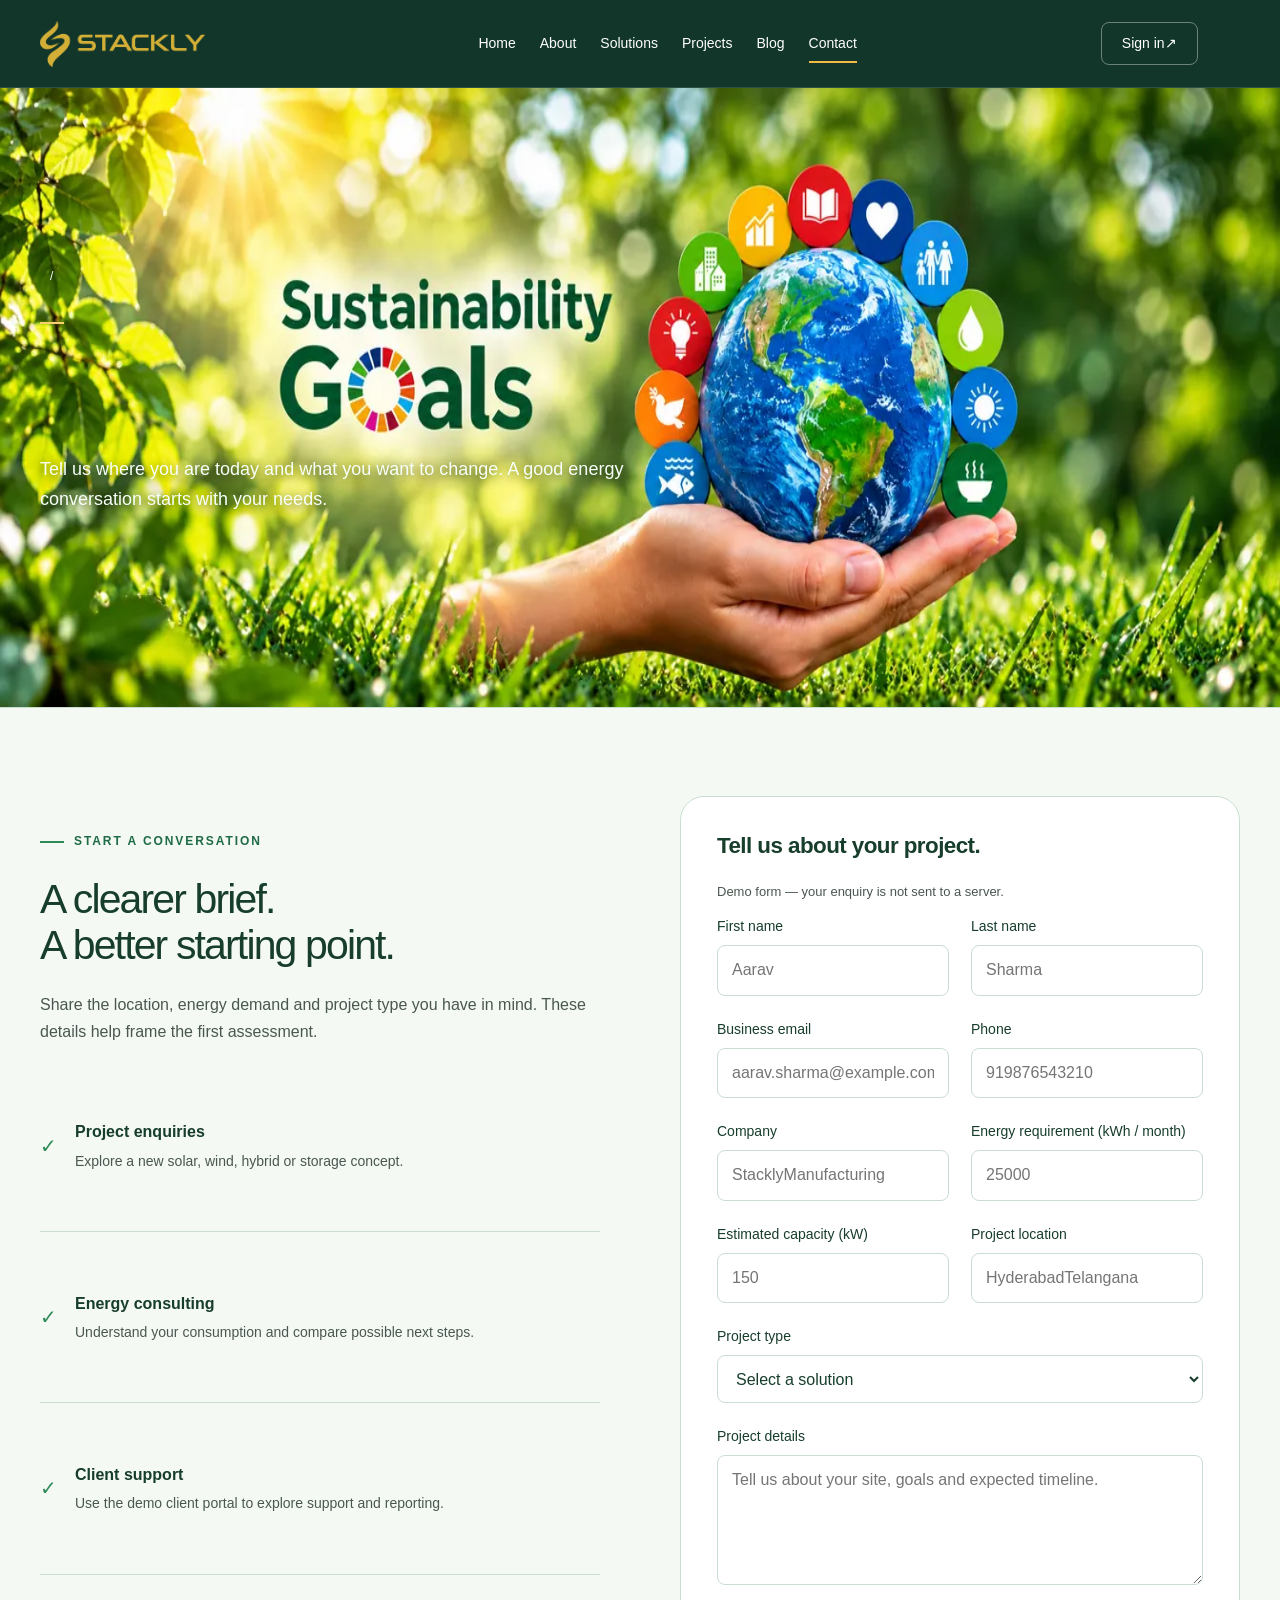
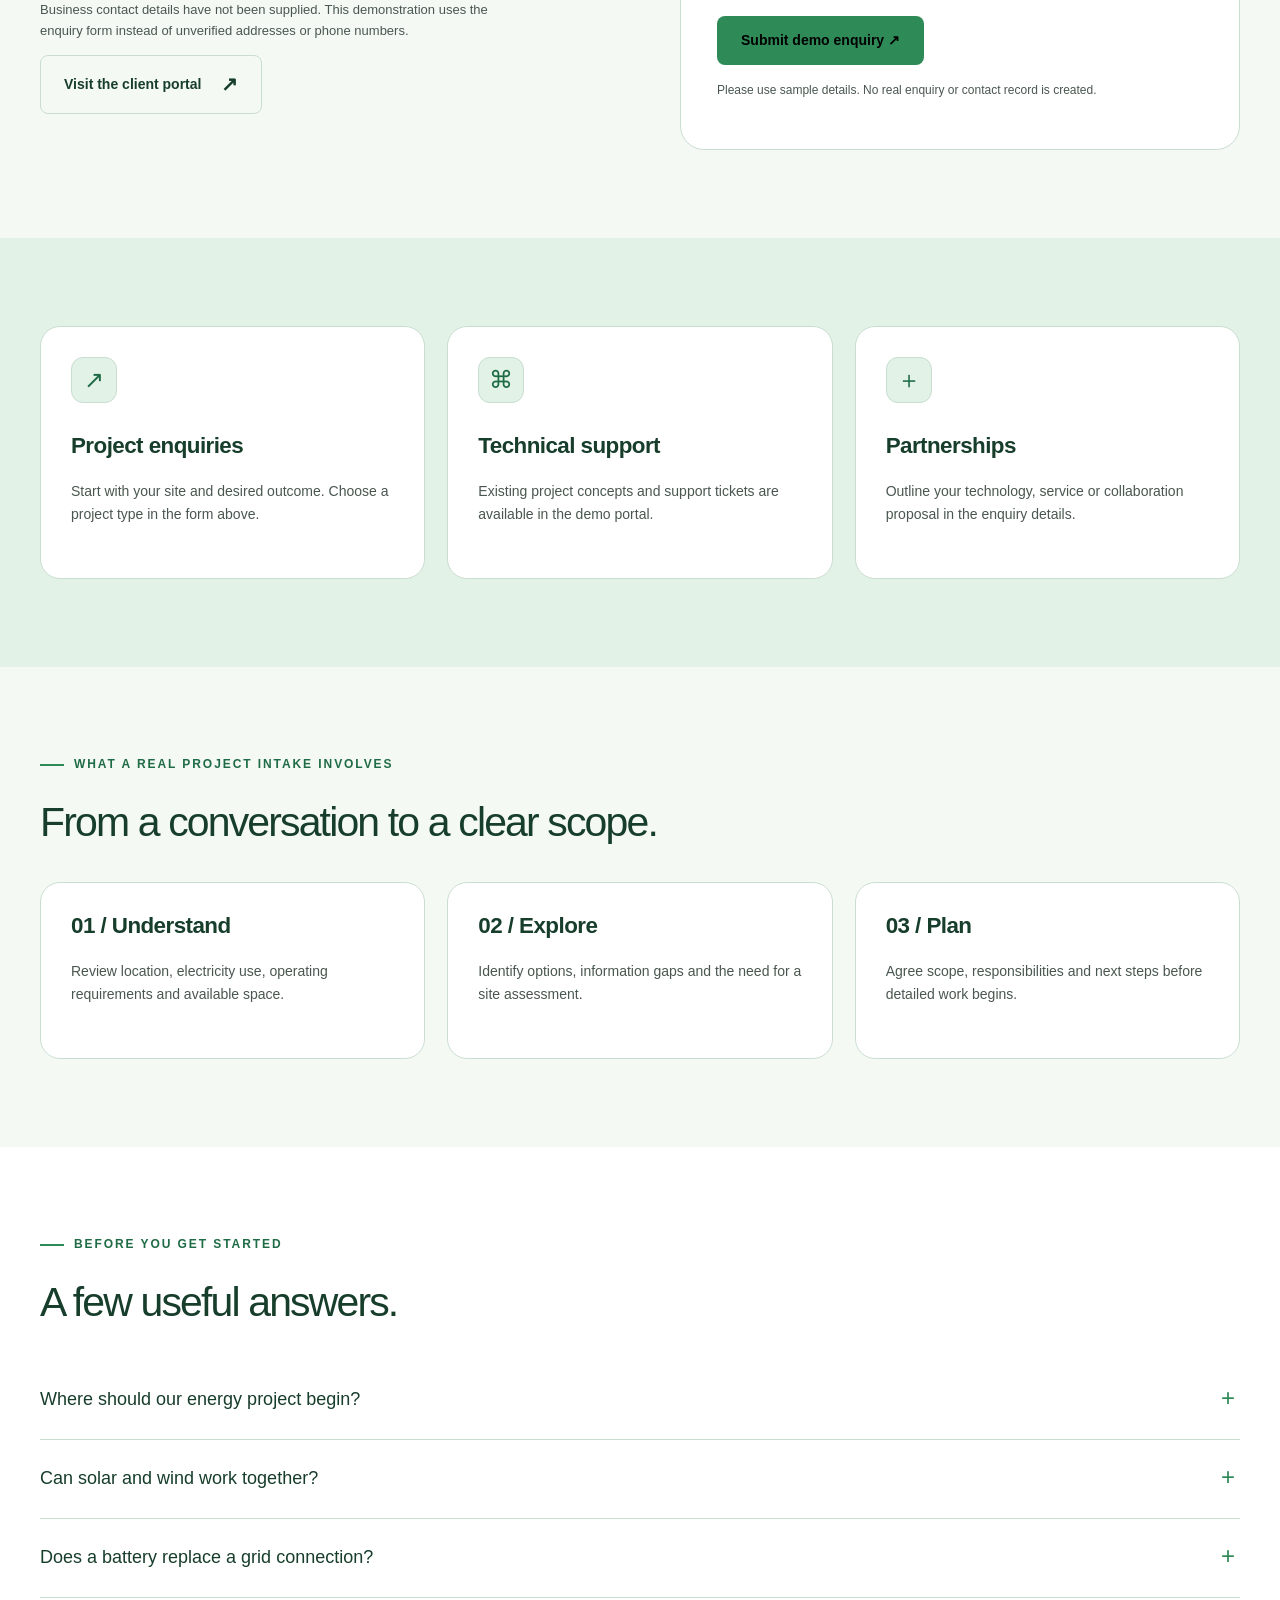
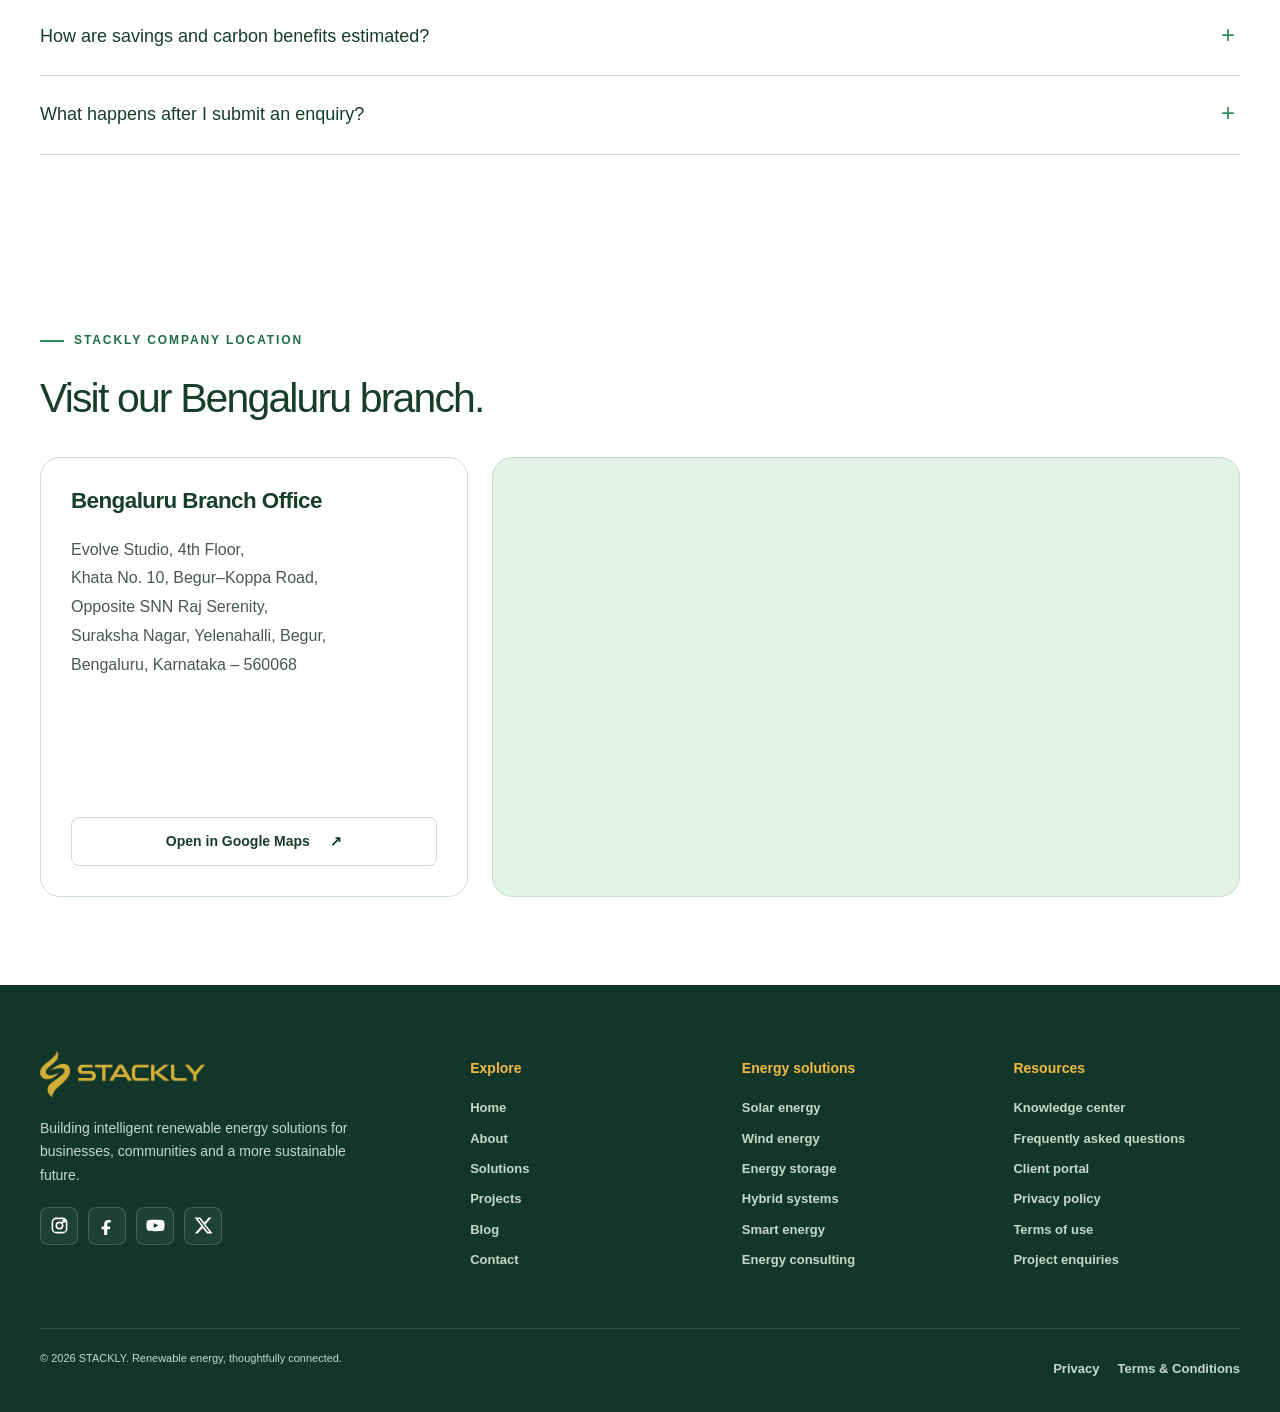
<file: contact.html>
<!doctype html>
<html lang="en">
  <head>
    <meta charset="utf-8" />
    <meta name="viewport" content="width=device-width,initial-scale=1" />
    <meta name="theme-color" content="#12372A" />
    <meta
      name="description"
      content="STACKLY renewable energy &mdash; solar, wind, battery storage and smart energy solutions for businesses and communities."
    />
    <title>Start your clean energy conversation | STACKLY Energy</title>
    <link rel="stylesheet" href="styles.css" />
    <script src="data.js" defer></script>
    <script src="images.js" defer></script>
    <script src="app.js" defer></script>
  </head>
  <body data-page="contact">
    <a class="skip" href="#main">Skip to content</a>
    <header class="navbar">
      <div class="container nav-inner">
        <a class="brand" href="index.html" aria-label="STACKLY Home"
          ><span class="brand-mark"></span>STACKLY<span
            style="color: var(--gold)"
            >.</span
          ></a
        ><button
          class="menu-toggle"
          aria-label="Open navigation"
          aria-expanded="false"
          aria-controls="nav-links"
        >
          &#9776;
        </button>
        <nav class="nav-links" id="nav-links" aria-label="Main navigation">
          <a href="index.html">Home</a><a href="about.html">About</a
          ><a href="solutions.html">Solutions</a
          ><a href="projects.html">Projects</a><a href="blog.html">Blog</a
          ><a href="contact.html" class="active" aria-current="page">Contact</a
          ><a class="nav-sign" href="signin.html"
            >Sign in <span aria-hidden="true">&#8599;</span></a
          >
        </nav>
      </div>
    </header>
    <main id="main">
      <section class="page-hero">
        <div class="container">
          <div class="breadcrumb">
            <a href="index.html"></a><span>/</span><span></span>
          </div>
          <div class="eyebrow"></div>
          <h1><br /></h1>
          <p>
            Tell us where you are today and what you want to change. A good
            energy conversation starts with your needs.
          </p>
        </div>
      </section>
      <section class="section reveal" id="enquiry">
        <div class="container">
          <div class="split enquiry-layout">
            <div class="enquiry-content">
              <div class="eyebrow">Start a conversation</div>
              <h2>A clearer brief.<br />A better starting point.</h2>
              <p>
                Share the location, energy demand and project type you have in
                mind. These details help frame the first assessment.
              </p>
              <ul class="benefit-list">
                <li>
                  <span aria-hidden="true">&#10003;</span>
                  <div>
                    <strong>Project enquiries</strong>
                    <p>Explore a new solar, wind, hybrid or storage concept.</p>
                  </div>
                </li>
                <li>
                  <span aria-hidden="true">&#10003;</span>
                  <div>
                    <strong>Energy consulting</strong>
                    <p>
                      Understand your consumption and compare possible next
                      steps.
                    </p>
                  </div>
                </li>
                <li>
                  <span aria-hidden="true">&#10003;</span>
                  <div>
                    <strong>Client support</strong>
                    <p>
                      Use the demo client portal to explore support and
                      reporting.
                    </p>
                  </div>
                </li>
              </ul>
              <p class="small" style="margin-top: 24px">
                Business contact details have not been supplied. This
                demonstration uses the enquiry form instead of unverified
                addresses or phone numbers.
              </p>
              <a class="btn secondary" href="signin.html"
                >Visit the client portal<span class="arrow" aria-hidden="true"
                  >&#8599;</span
                ></a
              >
            </div>
            <form class="form-panel validate-form" id="enquiry-form" novalidate>
              <h3>Tell us about your project.</h3>
              <p class="small">
                Demo form &mdash; your enquiry is not sent to a server.
              </p>
              <div class="form-grid">
                <div class="field">
                  <label for="contact-first">First name</label
                  ><input
                    id="contact-first"
                    name="first"
                    type="text"
                    pattern="[A-Za-z]+"
                    data-characters="letters"
                    placeholder="Aarav"
                    required
                    aria-describedby="error-first"
                  />
                  <div class="field-error" id="error-first"></div>
                </div>
                <div class="field">
                  <label for="contact-last">Last name</label
                  ><input
                    id="contact-last"
                    name="last"
                    type="text"
                    pattern="[A-Za-z]+"
                    data-characters="letters"
                    placeholder="Sharma"
                    required
                    aria-describedby="error-last"
                  />
                  <div class="field-error" id="error-last"></div>
                </div>
                <div class="field">
                  <label for="contact-email">Business email</label
                  ><input
                    id="contact-email"
                    name="email"
                    type="email"
                    pattern="[^\s@]+@[^\s@]+\.[^\s@]+"
                    placeholder="aarav.sharma@example.com"
                    required
                    aria-describedby="error-email"
                  />
                  <div class="field-error" id="error-email"></div>
                </div>
                <div class="field">
                  <label for="contact-phone">Phone</label
                  ><input
                    id="contact-phone"
                    name="phone"
                    type="tel"
                    inputmode="numeric"
                    pattern="[0-9]{7,20}"
                    data-characters="digits"
                    placeholder="919876543210"
                    required
                    aria-describedby="error-phone"
                  />
                  <div class="field-error" id="error-phone"></div>
                </div>
                <div class="field">
                  <label for="contact-company">Company</label
                  ><input
                    id="contact-company"
                    name="company"
                    type="text"
                    pattern="[A-Za-z]+"
                    data-characters="letters"
                    placeholder="StacklyManufacturing"
                    required
                    aria-describedby="error-company"
                  />
                  <div class="field-error" id="error-company"></div>
                </div>
                <div class="field">
                  <label for="contact-requirement"
                    >Energy requirement (kWh / month)</label
                  ><input
                    id="contact-requirement"
                    name="requirement"
                    type="number"
                    required
                    min="0.1"
                    step="any"
                    placeholder="25000"
                    aria-describedby="error-requirement"
                  />
                  <div class="field-error" id="error-requirement"></div>
                </div>
                <div class="field">
                  <label for="contact-capacity">Estimated capacity (kW)</label
                  ><input
                    id="contact-capacity"
                    name="capacity"
                    type="number"
                    required
                    min="0.1"
                    step="any"
                    placeholder="150"
                    aria-describedby="error-capacity"
                  />
                  <div class="field-error" id="error-capacity"></div>
                </div>
                <div class="field">
                  <label for="contact-location">Project location</label
                  ><input
                    id="contact-location"
                    name="location"
                    type="text"
                    pattern="[A-Za-z]+"
                    data-characters="letters"
                    placeholder="HyderabadTelangana"
                    required
                    aria-describedby="error-location"
                  />
                  <div class="field-error" id="error-location"></div>
                </div>
                <div class="field full">
                  <label for="project-type">Project type</label
                  ><select
                    id="project-type"
                    name="type"
                    required
                    aria-describedby="error-type"
                  >
                    <option value="">Select a solution</option>
                    <option>Solar Energy</option>
                    <option>Wind Energy</option>
                    <option>Energy Storage</option>
                    <option>Hybrid Energy</option>
                    <option>EV Charging</option>
                    <option>Energy Consulting</option>
                  </select>
                  <div class="field-error" id="error-type"></div>
                </div>
                <div class="field full">
                  <label for="contact-message">Project details</label
                  ><textarea
                    id="contact-message"
                    name="message"
                    required
                    minlength="10"
                    placeholder="Tell us about your site, goals and expected timeline."
                    aria-describedby="error-message"
                  ></textarea>
                  <div class="field-error" id="error-message"></div>
                </div>
              </div>
              <button class="btn" type="submit">Submit demo enquiry &#8599;</button>
              <div class="form-status" role="status"></div>
              <p class="form-note">
                Please use sample details. No real enquiry or contact record is
                created.
              </p>
            </form>
          </div>
        </div>
      </section>
      <section class="section alt reveal">
        <div class="container">
          <div class="grid">
            <article class="card">
              <div class="icon-box" aria-hidden="true">&#8599;</div>
              <h3>Project enquiries</h3>
              <p>
                Start with your site and desired outcome. Choose a project type
                in the form above.
              </p>
            </article>
            <article class="card">
              <div class="icon-box" aria-hidden="true">&#8984;</div>
              <h3>Technical support</h3>
              <p>
                Existing project concepts and support tickets are available in
                the demo portal.
              </p>
            </article>
            <article class="card">
              <div class="icon-box" aria-hidden="true">＋</div>
              <h3>Partnerships</h3>
              <p>
                Outline your technology, service or collaboration proposal in
                the enquiry details.
              </p>
            </article>
          </div>
        </div>
      </section>
      <section class="section reveal">
        <div class="container">
          <div class="section-head">
            <div>
              <div class="eyebrow">What a real project intake involves</div>
              <h2>From a conversation to a clear scope.</h2>
            </div>
          </div>
          <div class="grid">
            <article class="card">
              <h3>01 / Understand</h3>
              <p>
                Review location, electricity use, operating requirements and
                available space.
              </p>
            </article>
            <article class="card">
              <h3>02 / Explore</h3>
              <p>
                Identify options, information gaps and the need for a site
                assessment.
              </p>
            </article>
            <article class="card">
              <h3>03 / Plan</h3>
              <p>
                Agree scope, responsibilities and next steps before detailed
                work begins.
              </p>
            </article>
          </div>
        </div>
      </section>
      <section class="section white reveal">
        <div class="container">
          <div class="section-head">
            <div>
              <div class="eyebrow">Before you get started</div>
              <h2>A few useful answers.</h2>
            </div>
          </div>
          <div class="faq" id="faqs">
            <details>
              <summary>Where should our energy project begin?</summary>
              <p>
                Start with your location, twelve months of electricity bills, an
                outline of operations and available rooftop or land area. An
                assessment can then compare demand, generation potential and
                connection constraints.
              </p>
            </details>
            <details>
              <summary>Can solar and wind work together?</summary>
              <p>
                Yes. Their production profiles can complement each other,
                depending on the site. A hybrid assessment considers hourly
                generation and demand, grid access and whether storage adds
                useful flexibility.
              </p>
            </details>
            <details>
              <summary>Does a battery replace a grid connection?</summary>
              <p>
                Not automatically. Backup duration depends on usable energy, the
                connected load and recharge opportunities. Critical loads, power
                quality and system protection need a dedicated design.
              </p>
            </details>
            <details>
              <summary>How are savings and carbon benefits estimated?</summary>
              <p>
                Savings depend on production, self-consumption, tariffs, losses
                and operating costs. Carbon estimates require a stated emissions
                factor and reporting boundary. Our on-page calculator is
                illustrative and does not replace a site-specific study.
              </p>
            </details>
            <details>
              <summary>What happens after I submit an enquiry?</summary>
              <p>
                This website is a demonstration. The form validates your entries
                and clears after a successful demo submission; it does not send
                an enquiry to a server. No real project request is created.
              </p>
            </details>
          </div>
        </div>
      </section>
      <section class="section white reveal" id="company-location">
        <div class="container">
          <div class="section-head">
            <div>
              <div class="eyebrow">STACKLY company location</div>
              <h2>Visit our Bengaluru branch.</h2>
            </div>
          </div>
          <div class="location-grid">
            <article class="card location-card">
              <h3>Bengaluru Branch Office</h3>
              <address>
                Evolve Studio, 4th Floor,<br />
                Khata No. 10, Begur&ndash;Koppa Road,<br />
                Opposite SNN Raj Serenity,<br />
                Suraksha Nagar, Yelenahalli, Begur,<br />
                Bengaluru, Karnataka &ndash; 560068
              </address>
              <a
                class="btn secondary"
                href="https://www.google.com/maps/search/?api=1&query=Evolve+Studio+Begur+Koppa+Road+Bengaluru+560068"
                target="_blank"
                rel="noopener noreferrer"
                >Open in Google Maps <span aria-hidden="true">&#8599;</span></a
              >
            </article>
            <div class="map-frame">
              <iframe
                title="Map showing STACKLY Bengaluru branch"
                src="https://www.google.com/maps?q=Evolve+Studio%2C+Begur-Koppa+Road%2C+Bengaluru+560068&output=embed"
                loading="lazy"
                referrerpolicy="no-referrer-when-downgrade"
                allowfullscreen
              ></iframe>
            </div>
          </div>
        </div>
      </section>
    </main>
    <footer class="footer">
      <div class="container">
        <div class="footer-grid">
          <div>
            <a class="brand" href="index.html"
              ><span class="brand-mark"></span>STACKLY<span
                style="color: var(--gold)"
                >.</span
              ></a
            >
            <p>
              Building intelligent renewable energy solutions for businesses,
              communities and a more sustainable future.
            </p>
            <!--<a class="text-link" href="contact.html"
              >Let�s talk clean energy ?</a
            >-->
          </div>
          <div>
            <h4>Explore</h4>
            <a href="index.html">Home</a><a href="about.html">About</a
            ><a href="solutions.html">Solutions</a
            ><a href="projects.html">Projects</a><a href="blog.html">Blog</a
            ><a href="contact.html">Contact</a
            ><!--<a href="sustainability.html">Sustainability</a>-->
          </div>
          <div>
            <h4>Energy solutions</h4>
            <a href="404.html">Solar energy</a
            ><a href="404.html">Wind energy</a
            ><a href="404.html">Energy storage</a
            ><a href="404.html">Hybrid systems</a
            ><a href="404.html">Smart energy</a
            ><a href="404.html">Energy consulting</a
            ><!--<a href="404.html">EV infrastructure</a>-->
          </div>
          <div>
            <h4>Resources</h4>
            <a href="404.html">Knowledge center</a
            ><a href="404.html">Frequently asked questions</a
            ><a href="404.html">Client portal</a
            ><a href="404.html">Privacy policy</a
            ><a href="404.html">Terms of use</a
            ><a href="404.html">Project enquiries</a>
          </div>
        </div>
        <div class="footer-bottom">
          <span>&copy; 2026 STACKLY. Renewable energy, thoughtfully connected.</span
          ><span class="footer-legal"><a href="404.html">Privacy</a><a href="404.html">Terms &amp; Conditions</a></span>
        </div>
      </div>
    </footer>
    <dialog id="detail-dialog" aria-labelledby="dialog-title">
      <button class="close-dialog" aria-label="Close dialog">&times;</button>
      <div id="dialog-content"></div>
    </dialog>
    <button class="to-top" aria-label="Back to top">&#8593;</button>
  </body>
</html>
</file>
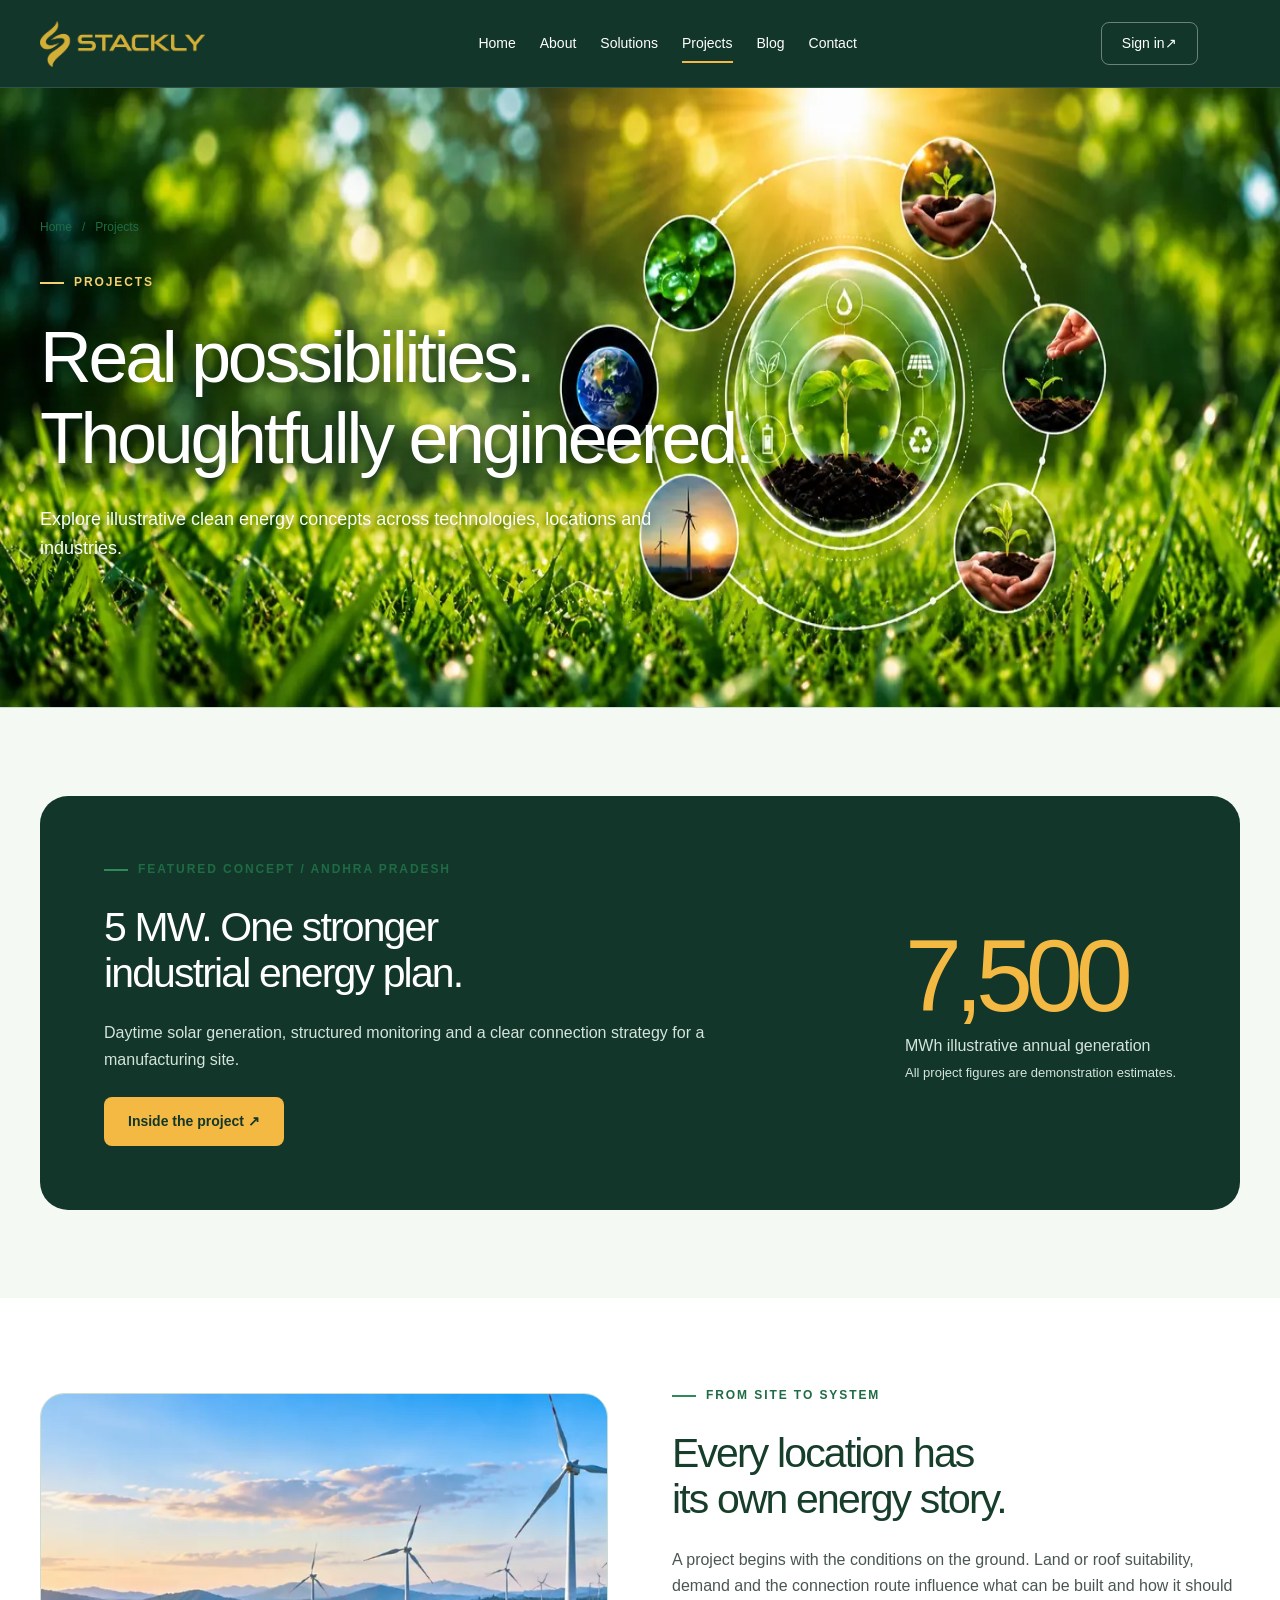
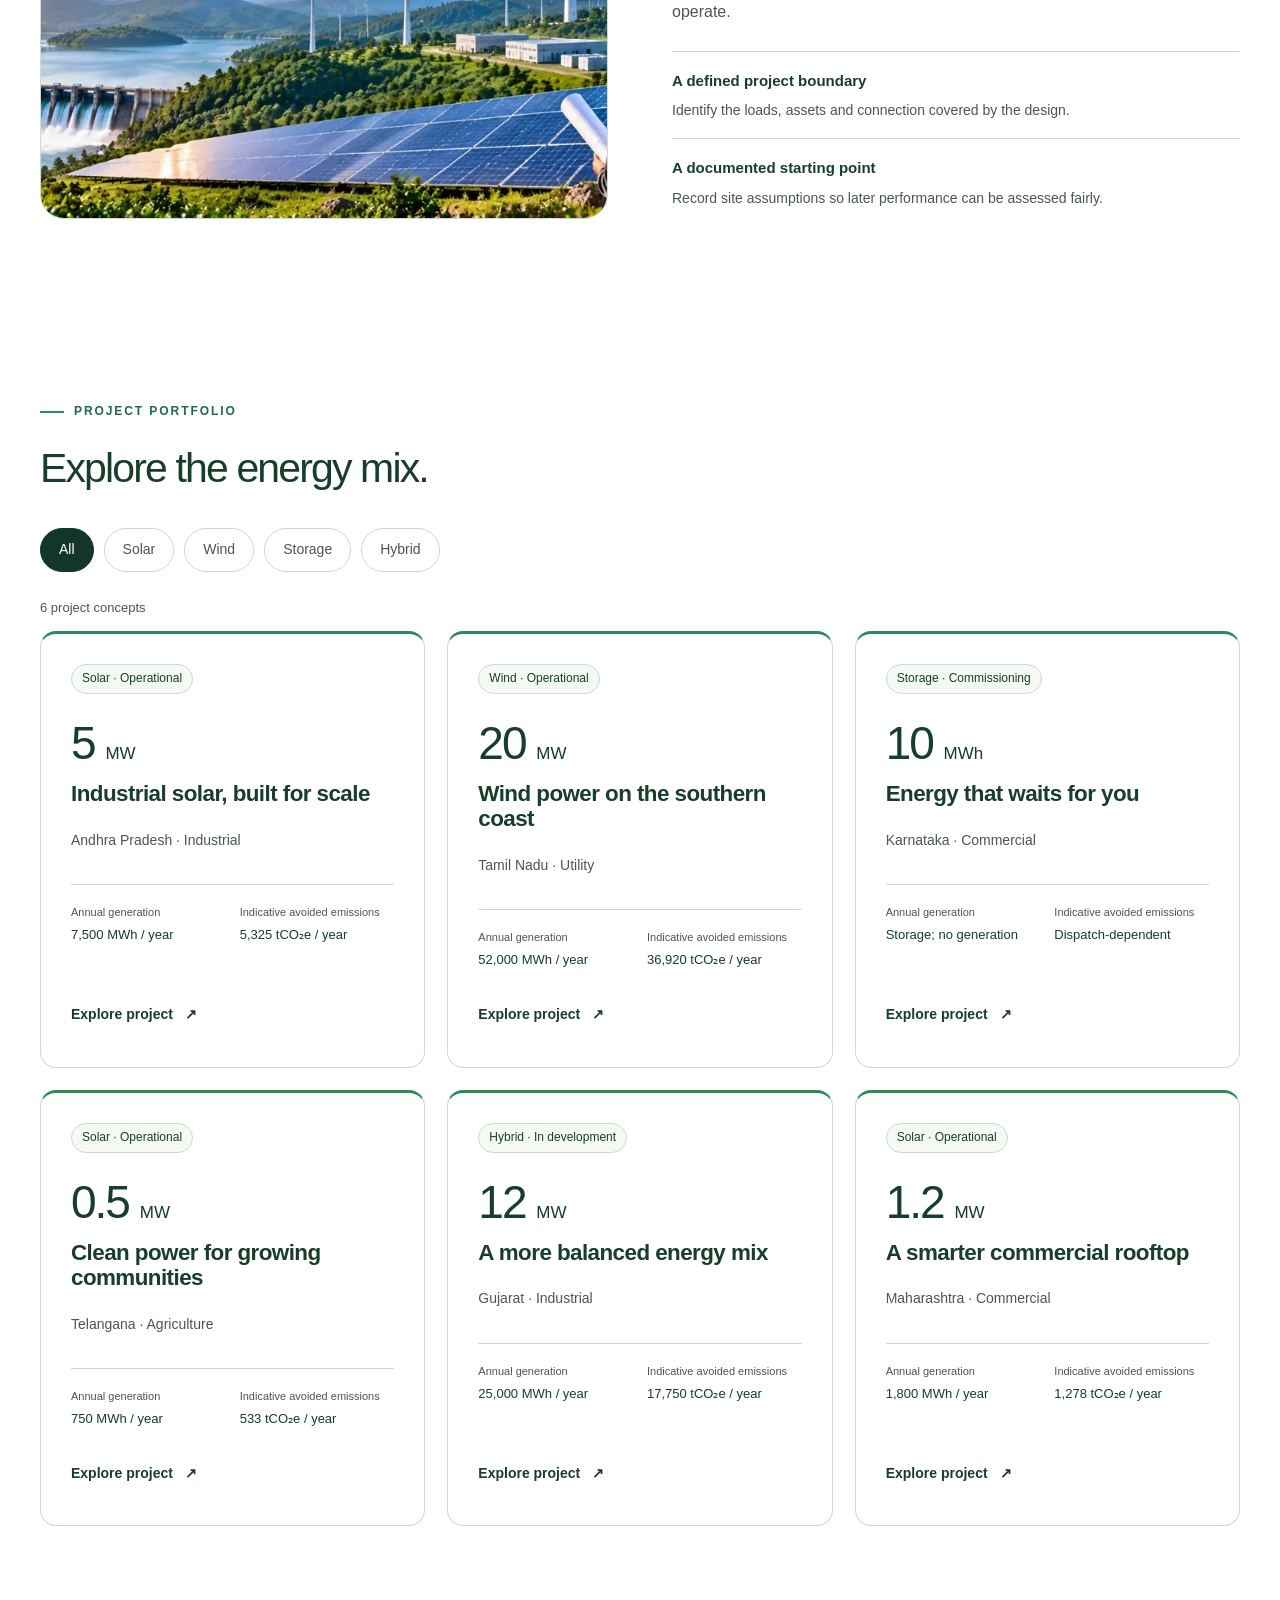
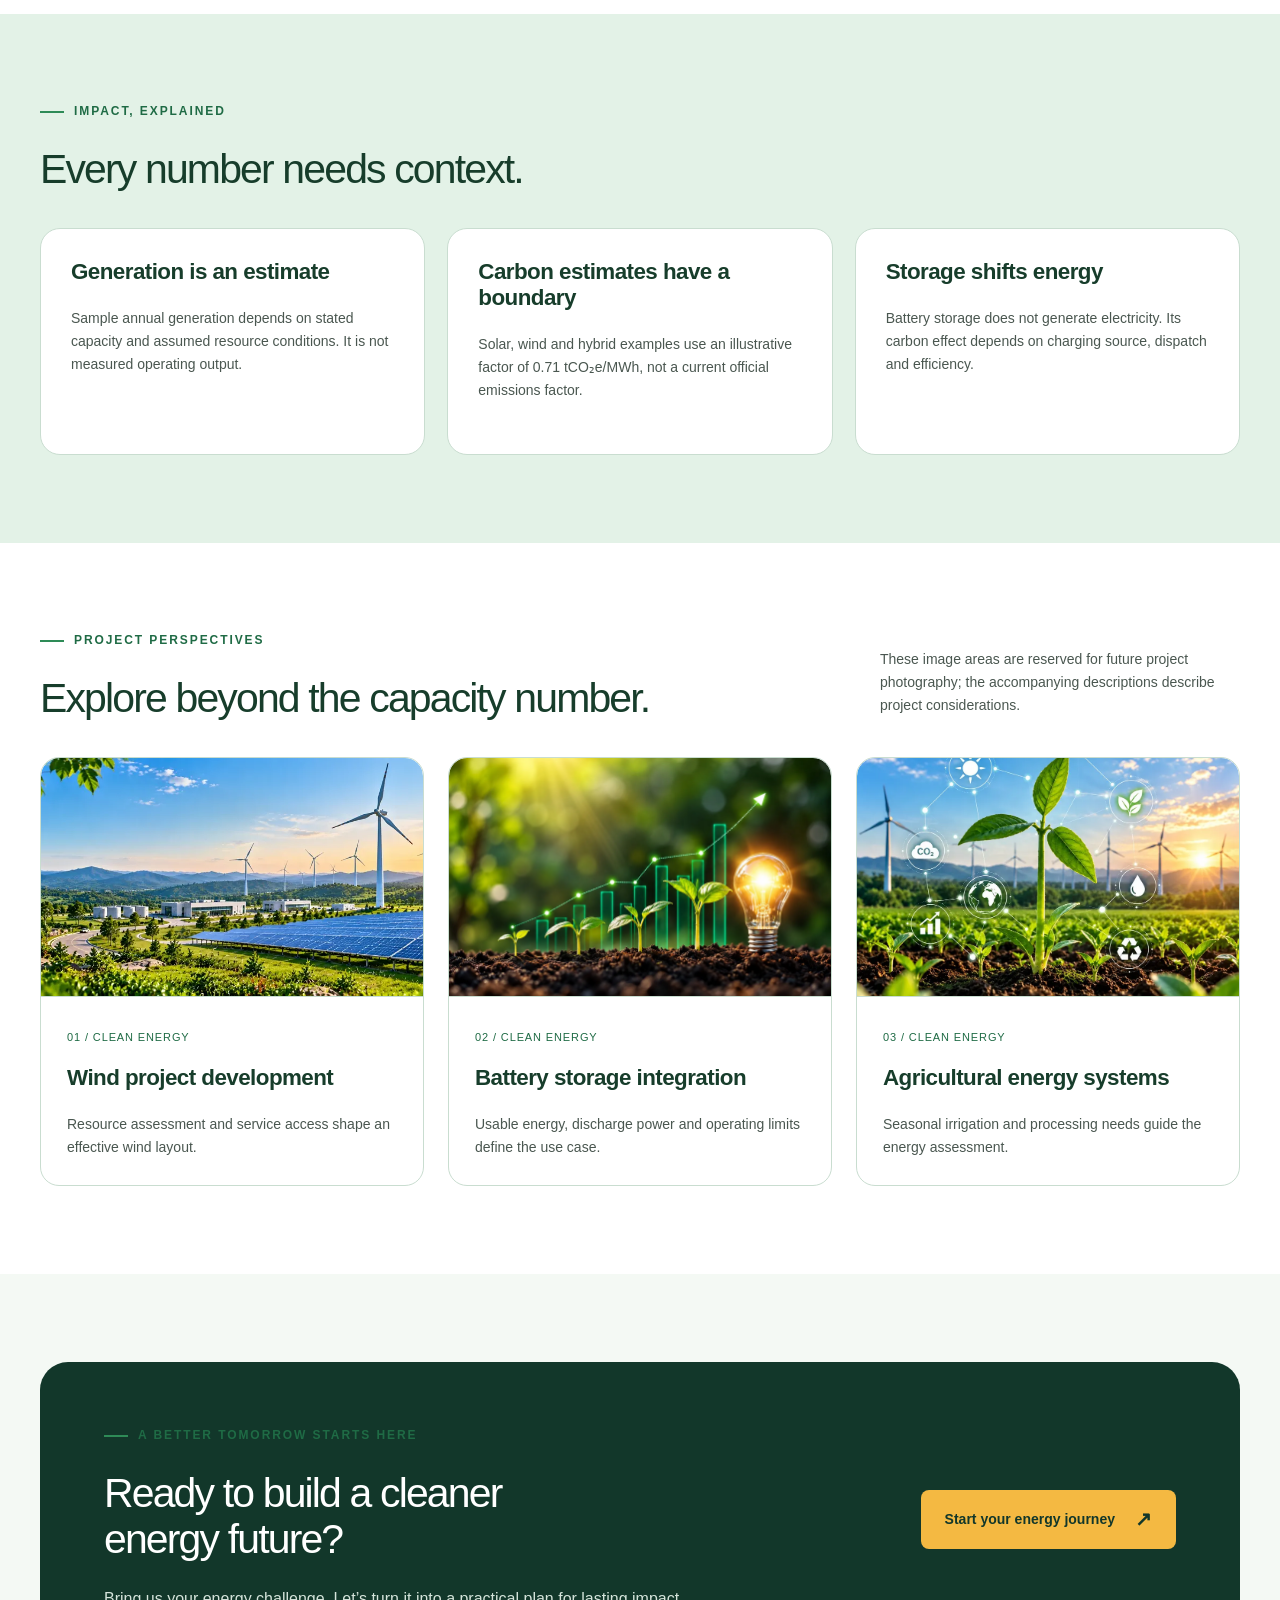
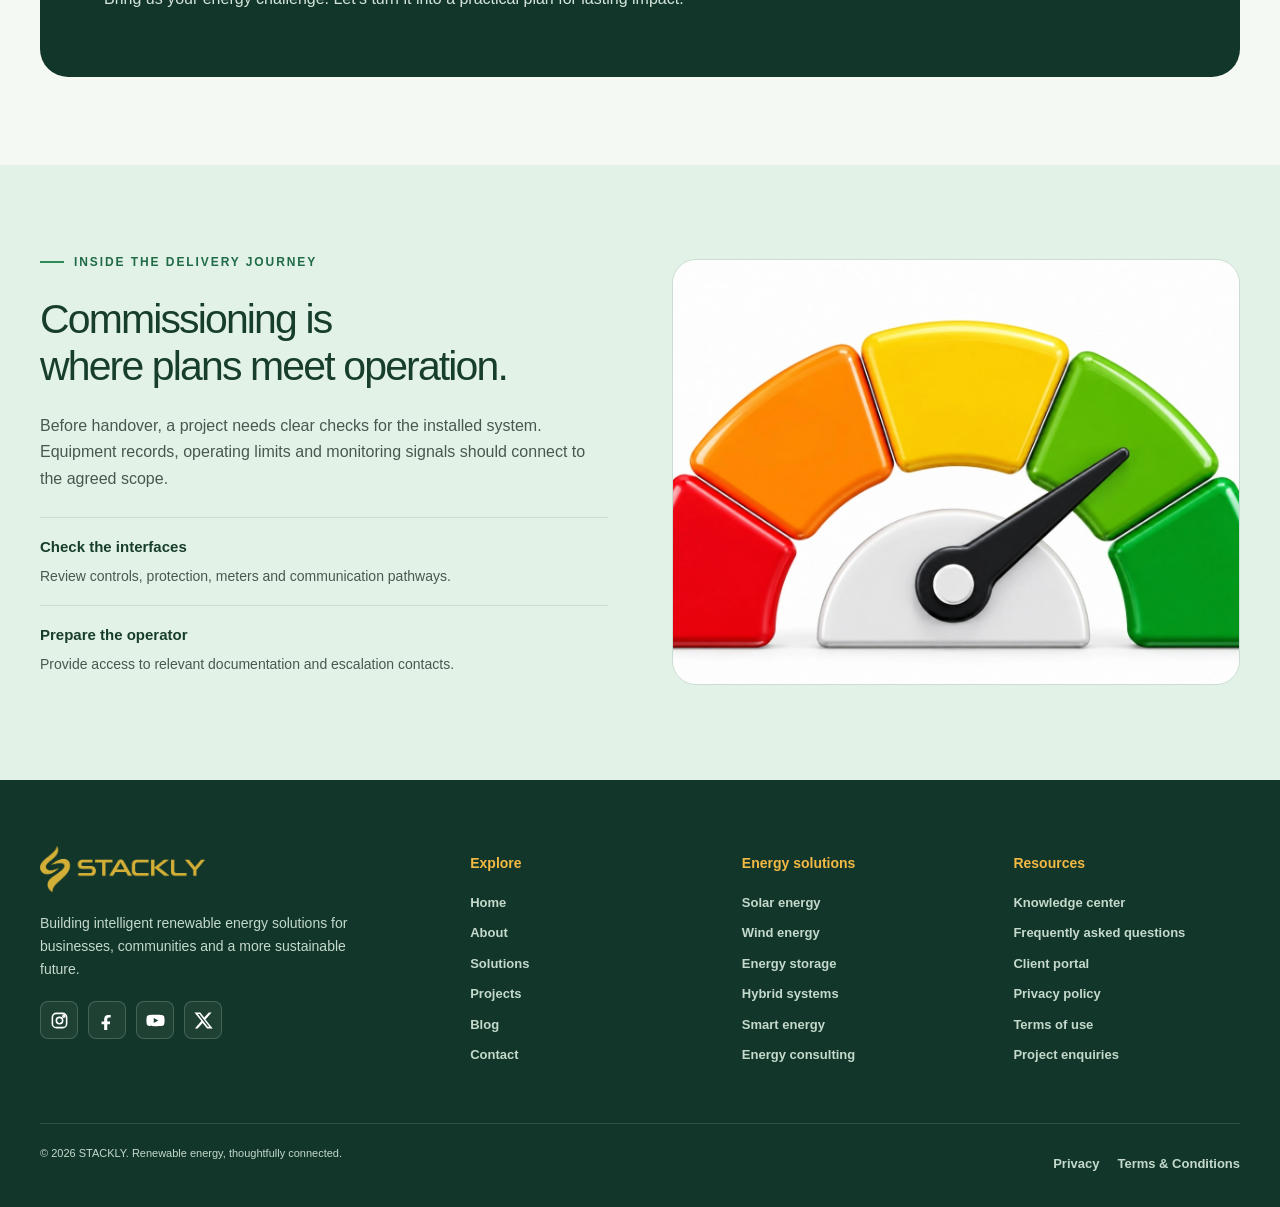
<file: projects.html>
<!doctype html>
<html lang="en">
  <head>
    <meta charset="utf-8" />
    <meta name="viewport" content="width=device-width,initial-scale=1" />
    <meta name="theme-color" content="#12372A" />
    <meta
      name="description"
      content="STACKLY renewable energy &mdash; solar, wind, battery storage and smart energy solutions for businesses and communities."
    />
    <title>Clean energy project concepts | STACKLY Energy</title>
    <link rel="stylesheet" href="styles.css" />
    <script src="data.js" defer></script>
    <script src="images.js" defer></script>
    <script src="app.js" defer></script>
  </head>
  <body data-page="projects">
    <a class="skip" href="#main">Skip to content</a>
    <header class="navbar">
      <div class="container nav-inner">
        <a class="brand" href="index.html" aria-label="STACKLY Home"
          ><span class="brand-mark"></span>STACKLY<span
            style="color: var(--gold)"
            >.</span
          ></a
        ><button
          class="menu-toggle"
          aria-label="Open navigation"
          aria-expanded="false"
          aria-controls="nav-links"
        >
          &#9776;
        </button>
        <nav class="nav-links" id="nav-links" aria-label="Main navigation">
          <a href="index.html">Home</a><a href="about.html">About</a
          ><a href="solutions.html">Solutions</a
          ><a href="projects.html" class="active" aria-current="page"
            >Projects</a
          ><a href="blog.html">Blog</a><a href="contact.html">Contact</a
          ><a class="nav-sign" href="signin.html"
            >Sign in <span aria-hidden="true">&#8599;</span></a
          >
        </nav>
      </div>
    </header>
    <main id="main">
      <section class="page-hero">
        <div class="container">
          <div class="breadcrumb">
            <a href="index.html">Home</a><span>/</span><span>Projects</span>
          </div>
          <div class="eyebrow">Projects</div>
          <h1>Real possibilities.<br />Thoughtfully engineered.</h1>
          <p>
            Explore illustrative clean energy concepts across technologies,
            locations and industries.
          </p>
        </div>
      </section>
      <section class="section reveal">
        <div class="container">
          <div class="cta">
            <div>
              <div class="eyebrow">Featured concept / Andhra Pradesh</div>
              <h2>5 MW. One stronger<br />industrial energy plan.</h2>
              <p>
                Daytime solar generation, structured monitoring and a clear
                connection strategy for a manufacturing site.
              </p>
              <button
                class="btn gold"
                style="margin-top: 24px"
                data-project="0"
              >
                Inside the project &#8599;
              </button>
            </div>
            <div>
              <div class="number-xl" style="color: var(--gold)">7,500</div>
              <p>MWh illustrative annual generation</p>
              <span class="small"
                >All project figures are demonstration estimates.</span
              >
            </div>
          </div>
        </div>
      </section>
      <section
        class="section image-ready-section reveal white"
        id="projects-image-story-1"
      >
        <div class="container">
          <div class="image-story">
            <figure class="image-slot" data-image-key="projects-solar-project">
              <img
                src="images/projects/solar-project-installation.webp"
                alt="Solar project site and installation"
                loading="lazy"
                decoding="async"
              />
            </figure>
            <div class="image-story-copy">
              <div class="eyebrow">From site to system</div>
              <h2>Every location has<br />its own energy story.</h2>
              <p>
                A project begins with the conditions on the ground. Land or roof
                suitability, demand and the connection route influence what can
                be built and how it should operate.
              </p>
              <ul class="image-story-points">
                <li>
                  <strong>A defined project boundary</strong>
                  <p>
                    Identify the loads, assets and connection covered by the
                    design.
                  </p>
                </li>
                <li>
                  <strong>A documented starting point</strong>
                  <p>
                    Record site assumptions so later performance can be assessed
                    fairly.
                  </p>
                </li>
              </ul>
            </div>
          </div>
        </div>
      </section>
      <section class="section white reveal" id="portfolio">
        <div class="container">
          <div class="section-head">
            <div>
              <div class="eyebrow">Project portfolio</div>
              <h2>Explore the energy mix.</h2>
            </div>
          </div>
          <div class="filter-toolbar">
            <div class="pill-row" aria-label="Filter projects by technology">
              <button
                class="pill active"
                data-project-filter="All"
                aria-pressed="true"
              >
                All</button
              ><button
                class="pill"
                data-project-filter="Solar"
                aria-pressed="false"
              >
                Solar</button
              ><button
                class="pill"
                data-project-filter="Wind"
                aria-pressed="false"
              >
                Wind</button
              ><button
                class="pill"
                data-project-filter="Storage"
                aria-pressed="false"
              >
                Storage</button
              ><button
                class="pill"
                data-project-filter="Hybrid"
                aria-pressed="false"
              >
                Hybrid
              </button>
            </div>

          </div>

          <p id="project-count" class="small" aria-live="polite">
            6 project concepts
          </p>
          <div class="grid" id="project-grid">
            <article class="card project-card">
              <span class="tag">Solar &middot; Operational</span>
              <div class="capacity">5 <small>MW</small></div>
              <h3>Industrial solar, built for scale</h3>
              <p>Andhra Pradesh &middot; Industrial</p>
              <div class="project-meta">
                <div>
                  <span>Annual generation</span
                  ><strong>7,500 MWh / year</strong>
                </div>
                <div>
                  <span>Indicative avoided emissions</span
                  ><strong>5,325 tCO&#8322;e / year</strong>
                </div>
              </div>
              <button
                class="text-link"
                style="
                  border: 0;
                  background: none;
                  padding: 0;
                  text-align: left;
                "
                data-project="0"
              >
                Explore project <span aria-hidden="true">&#8599;</span>
              </button>
            </article>
            <article class="card project-card">
              <span class="tag">Wind &middot; Operational</span>
              <div class="capacity">20 <small>MW</small></div>
              <h3>Wind power on the southern coast</h3>
              <p>Tamil Nadu &middot; Utility</p>
              <div class="project-meta">
                <div>
                  <span>Annual generation</span
                  ><strong>52,000 MWh / year</strong>
                </div>
                <div>
                  <span>Indicative avoided emissions</span
                  ><strong>36,920 tCO&#8322;e / year</strong>
                </div>
              </div>
              <button
                class="text-link"
                style="
                  border: 0;
                  background: none;
                  padding: 0;
                  text-align: left;
                "
                data-project="1"
              >
                Explore project <span aria-hidden="true">&#8599;</span>
              </button>
            </article>
            <article class="card project-card">
              <span class="tag">Storage &middot; Commissioning</span>
              <div class="capacity">10 <small>MWh</small></div>
              <h3>Energy that waits for you</h3>
              <p>Karnataka &middot; Commercial</p>
              <div class="project-meta">
                <div>
                  <span>Annual generation</span
                  ><strong>Storage; no generation</strong>
                </div>
                <div>
                  <span>Indicative avoided emissions</span
                  ><strong>Dispatch-dependent</strong>
                </div>
              </div>
              <button
                class="text-link"
                style="
                  border: 0;
                  background: none;
                  padding: 0;
                  text-align: left;
                "
                data-project="2"
              >
                Explore project <span aria-hidden="true">&#8599;</span>
              </button>
            </article>
            <article class="card project-card">
              <span class="tag">Solar &middot; Operational</span>
              <div class="capacity">0.5 <small>MW</small></div>
              <h3>Clean power for growing communities</h3>
              <p>Telangana &middot; Agriculture</p>
              <div class="project-meta">
                <div>
                  <span>Annual generation</span><strong>750 MWh / year</strong>
                </div>
                <div>
                  <span>Indicative avoided emissions</span
                  ><strong>533 tCO&#8322;e / year</strong>
                </div>
              </div>
              <button
                class="text-link"
                style="
                  border: 0;
                  background: none;
                  padding: 0;
                  text-align: left;
                "
                data-project="3"
              >
                Explore project <span aria-hidden="true">&#8599;</span>
              </button>
            </article>
            <article class="card project-card">
              <span class="tag">Hybrid &middot; In development</span>
              <div class="capacity">12 <small>MW</small></div>
              <h3>A more balanced energy mix</h3>
              <p>Gujarat &middot; Industrial</p>
              <div class="project-meta">
                <div>
                  <span>Annual generation</span
                  ><strong>25,000 MWh / year</strong>
                </div>
                <div>
                  <span>Indicative avoided emissions</span
                  ><strong>17,750 tCO&#8322;e / year</strong>
                </div>
              </div>
              <button
                class="text-link"
                style="
                  border: 0;
                  background: none;
                  padding: 0;
                  text-align: left;
                "
                data-project="4"
              >
                Explore project <span aria-hidden="true">&#8599;</span>
              </button>
            </article>
            <article class="card project-card">
              <span class="tag">Solar &middot; Operational</span>
              <div class="capacity">1.2 <small>MW</small></div>
              <h3>A smarter commercial rooftop</h3>
              <p>Maharashtra &middot; Commercial</p>
              <div class="project-meta">
                <div>
                  <span>Annual generation</span
                  ><strong>1,800 MWh / year</strong>
                </div>
                <div>
                  <span>Indicative avoided emissions</span
                  ><strong>1,278 tCO&#8322;e / year</strong>
                </div>
              </div>
              <button
                class="text-link"
                style="
                  border: 0;
                  background: none;
                  padding: 0;
                  text-align: left;
                "
                data-project="5"
              >
                Explore project <span aria-hidden="true">&#8599;</span>
              </button>
            </article>
          </div>
        </div>
      </section>
      <section class="section alt reveal">
        <div class="container">
          <div class="section-head">
            <div>
              <div class="eyebrow">Impact, explained</div>
              <h2>Every number needs context.</h2>
            </div>
          </div>
          <div class="grid">
            <article class="card">
              <h3>Generation is an estimate</h3>
              <p>
                Sample annual generation depends on stated capacity and assumed
                resource conditions. It is not measured operating output.
              </p>
            </article>
            <article class="card">
              <h3>Carbon estimates have a boundary</h3>
              <p>
                Solar, wind and hybrid examples use an illustrative factor of
                0.71 tCO&#8322;e/MWh, not a current official emissions factor.
              </p>
            </article>
            <article class="card">
              <h3>Storage shifts energy</h3>
              <p>
                Battery storage does not generate electricity. Its carbon effect
                depends on charging source, dispatch and efficiency.
              </p>
            </article>
          </div>
        </div>
      </section>
      <section
        class="section image-ready-section reveal white"
        id="projects-image-story-3"
      >
        <div class="container">
          <div class="section-head">
            <div>
              <div class="eyebrow">Project perspectives</div>
              <h2>Explore beyond the capacity number.</h2>
            </div>
            <p>
              These image areas are reserved for future project photography; the
              accompanying descriptions describe project considerations.
            </p>
          </div>
          <div class="image-gallery-grid">
            <article class="image-editorial-card">
              <figure
                class="image-slot compact"
                data-image-key="projects-wind-project"
              >
                <img
                  src="images/projects/wind-project-development.webp"
                  alt="Wind project development"
                  loading="lazy"
                  decoding="async"
                />
              </figure>
              <div class="image-card-copy">
                <span class="small">01 / CLEAN ENERGY</span>
                <h3>Wind project development</h3>
                <p>
                  Resource assessment and service access shape an effective wind
                  layout.
                </p>
              </div>
            </article>
            <article class="image-editorial-card">
              <figure
                class="image-slot compact"
                data-image-key="projects-storage-project"
              >
                <img
                  src="images/projects/battery-storage-integration.webp"
                  alt="Battery storage integration"
                  loading="lazy"
                  decoding="async"
                />
              </figure>
              <div class="image-card-copy">
                <span class="small">02 / CLEAN ENERGY</span>
                <h3>Battery storage integration</h3>
                <p>
                  Usable energy, discharge power and operating limits define the
                  use case.
                </p>
              </div>
            </article>
            <article class="image-editorial-card">
              <figure
                class="image-slot compact"
                data-image-key="projects-agricultural-project"
              >
                <img
                  src="images/projects/agricultural-energy-systems.webp"
                  alt="Agricultural energy systems"
                  loading="lazy"
                  decoding="async"
                />
              </figure>
              <div class="image-card-copy">
                <span class="small">03 / CLEAN ENERGY</span>
                <h3>Agricultural energy systems</h3>
                <p>
                  Seasonal irrigation and processing needs guide the energy
                  assessment.
                </p>
              </div>
            </article>
          </div>
        </div>
      </section>
      <section class="section reveal">
        <div class="container">
          <div class="cta">
            <div>
              <div class="eyebrow">A better tomorrow starts here</div>
              <h2>Ready to build a cleaner<br />energy future?</h2>
              <p>
                Bring us your energy challenge. Let&rsquo;s turn it into a practical
                plan for lasting impact.
              </p>
            </div>
            <a class="btn gold" href="404.html"
              >Start your energy journey<span class="arrow" aria-hidden="true"
                >&#8599;</span
              ></a
            >
          </div>
        </div>
      </section>
      <section
        class="section image-ready-section reveal alt"
        id="projects-image-story-2"
      >
        <div class="container">
          <div class="image-story reverse">
            <figure
              class="image-slot"
              data-image-key="projects-project-commissioning"
            >
              <img
                src="images/projects/commissioning-inspection.webp"
                alt="Renewable energy commissioning and inspection"
                loading="lazy"
                decoding="async"
              />
            </figure>
            <div class="image-story-copy">
              <div class="eyebrow">Inside the delivery journey</div>
              <h2>Commissioning is<br />where plans meet operation.</h2>
              <p>
                Before handover, a project needs clear checks for the installed
                system. Equipment records, operating limits and monitoring
                signals should connect to the agreed scope.
              </p>
              <ul class="image-story-points">
                <li>
                  <strong>Check the interfaces</strong>
                  <p>
                    Review controls, protection, meters and communication
                    pathways.
                  </p>
                </li>
                <li>
                  <strong>Prepare the operator</strong>
                  <p>
                    Provide access to relevant documentation and escalation
                    contacts.
                  </p>
                </li>
              </ul>
            </div>
          </div>
        </div>
      </section>
    </main>
    <footer class="footer">
      <div class="container">
        <div class="footer-grid">
          <div>
            <a class="brand" href="index.html"
              ><span class="brand-mark"></span>STACKLY<span
                style="color: var(--gold)"
                >.</span
              ></a
            >
            <p>
              Building intelligent renewable energy solutions for businesses,
              communities and a more sustainable future.
            </p>
            <!--<a class="text-link" href="contact.html"
              >Let�s talk clean energy ?</a
            >-->
          </div>
          <div>
            <h4>Explore</h4>
            <a href="index.html">Home</a><a href="about.html">About</a
            ><a href="solutions.html">Solutions</a
            ><a href="projects.html">Projects</a><a href="blog.html">Blog</a
            ><a href="contact.html">Contact</a
            ><!--<a href="sustainability.html">Sustainability</a>-->
          </div>
          <div>
            <h4>Energy solutions</h4>
            <a href="404.html">Solar energy</a
            ><a href="404.html">Wind energy</a
            ><a href="404.html">Energy storage</a
            ><a href="404.html">Hybrid systems</a
            ><a href="404.html">Smart energy</a
            ><a href="404.html">Energy consulting</a
            ><!--<a href="404.html">EV infrastructure</a>-->
          </div>
          <div>
            <h4>Resources</h4>
            <a href="404.html">Knowledge center</a
            ><a href="404.html">Frequently asked questions</a
            ><a href="404.html">Client portal</a
            ><a href="404.html">Privacy policy</a
            ><a href="404.html">Terms of use</a
            ><a href="404.html">Project enquiries</a>
          </div>
        </div>
        <div class="footer-bottom">
          <span>&copy; 2026 STACKLY. Renewable energy, thoughtfully connected.</span
          ><span class="footer-legal"><a href="404.html">Privacy</a><a href="404.html">Terms &amp; Conditions</a></span>
        </div>
      </div>
    </footer>
    <dialog id="detail-dialog" aria-labelledby="dialog-title">
      <button class="close-dialog" aria-label="Close dialog">&times;</button>
      <div id="dialog-content"></div>
    </dialog>
    <button class="to-top" aria-label="Back to top">&#8593;</button>
  </body>
</html>
</file>
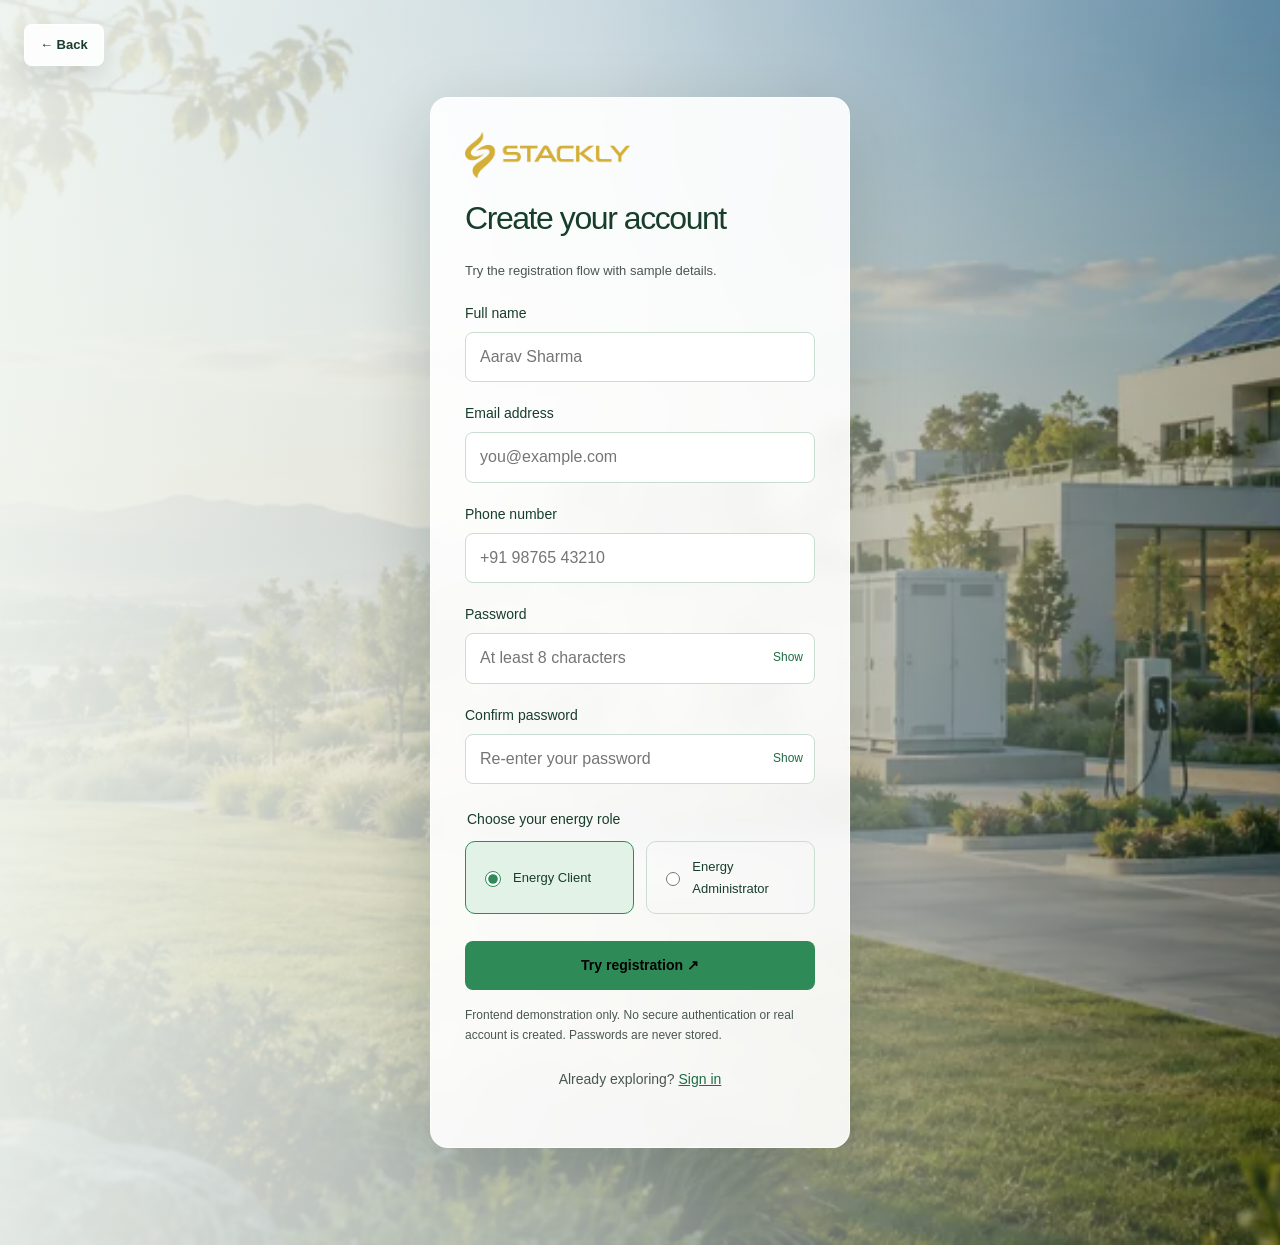
<file: register.html>
<!doctype html>
<html lang="en">
  <head>
    <meta charset="utf-8" />
    <meta name="viewport" content="width=device-width,initial-scale=1" />
    <meta name="theme-color" content="#12372A" />
    <meta
      name="description"
      content="STACKLY renewable energy &mdash; solar, wind, battery storage and smart energy solutions for businesses and communities."
    />
    <title>Create your account | STACKLY Energy</title>
    <link rel="stylesheet" href="styles.css" />
    <script src="data.js" defer></script>
    <script src="images.js" defer></script>
    <script src="app.js" defer></script>
  </head>
  <body data-page="register">
    <a class="skip" href="#main">Skip to content</a>
    <main id="main">
      <div class="auth-layout">
        <a class="auth-back" href="index.html" aria-label="Back to home"
          >&#8592; Back</a
        >
        <div class="auth-main">
          <form id="register-form" class="validate-form" novalidate>
            <div class="brand auth-brand" aria-label="STACKLY">
              <span class="brand-mark"></span>STACKLY
            </div>
            <h2>Create your account</h2>
            <p class="small">Try the registration flow with sample details.</p>
            <div class="field">
              <label for="auth-name">Full name</label
              ><input
                id="auth-name"
                name="name"
                required
                autocomplete="name"
                placeholder="Aarav Sharma"
                aria-describedby="error-name"
              />
              <div id="error-name" class="field-error"></div>
            </div>
            <div class="field">
              <label for="auth-email">Email address</label
              ><input
                id="auth-email"
                name="email"
                type="email"
                required
                autocomplete="email"
                placeholder="you@example.com"
                aria-describedby="error-email"
              />
              <div id="error-email" class="field-error"></div>
            </div>
            <div class="field">
              <label for="auth-phone">Phone number</label
              ><input
                id="auth-phone"
                name="phone"
                type="tel"
                required
                autocomplete="tel"
                placeholder="+91 98765 43210"
                aria-describedby="error-phone"
              />
              <div id="error-phone" class="field-error"></div>
            </div>
            <div class="field">
              <label for="auth-password">Password</label>
              <div class="password-wrap">
                <input
                  id="auth-password"
                  name="password"
                  type="password"
                  minlength="8"
                  required
                  autocomplete="new-password"
                  placeholder="At least 8 characters"
                  aria-describedby="error-password"
                /><button
                  type="button"
                  class="show-password"
                  aria-label="Show password"
                >
                  Show
                </button>
              </div>
              <div id="error-password" class="field-error"></div>
            </div>
            <div class="field">
              <label for="auth-confirm-password">Confirm password</label>
              <div class="password-wrap">
                <input
                  id="auth-confirm-password"
                  name="confirm-password"
                  type="password"
                  minlength="8"
                  required
                  autocomplete="new-password"
                  placeholder="Re-enter your password"
                  aria-describedby="error-confirm-password"
                /><button
                  type="button"
                  class="show-password"
                  aria-label="Show password"
                >
                  Show
                </button>
              </div>
              <div id="error-confirm-password" class="field-error"></div>
            </div>
            <fieldset style="border: 0; padding: 0; margin: 24px 0 0">
              <legend
                style="
                  font-size: 14px;
                  margin-bottom: 10px;
                  color: var(--heading);
                "
              >
                Choose your energy role
              </legend>
              <div class="role-grid">
                <label class="role-option"
                  ><input type="radio" name="role" value="customer" checked />
                  Energy Client</label
                ><label class="role-option"
                  ><input type="radio" name="role" value="admin" /> Energy
                  Administrator</label
                >
              </div>
            </fieldset>
            <button class="btn" type="submit">Try registration &#8599;</button>
            <div class="form-status" role="status"></div>
            <p class="form-note">
              Frontend demonstration only. No secure authentication or real
              account is created. Passwords are never stored.
            </p>
            <p class="auth-bottom">
              Already exploring? <a href="signin.html">Sign in</a>
            </p>
          </form>
        </div>
      </div>
    </main>
    <dialog id="detail-dialog" aria-labelledby="dialog-title">
      <button class="close-dialog" aria-label="Close dialog">&times;</button>
      <div id="dialog-content"></div>
    </dialog>
    <button class="to-top" aria-label="Back to top">&#8593;</button>
  </body>
</html>
</file>
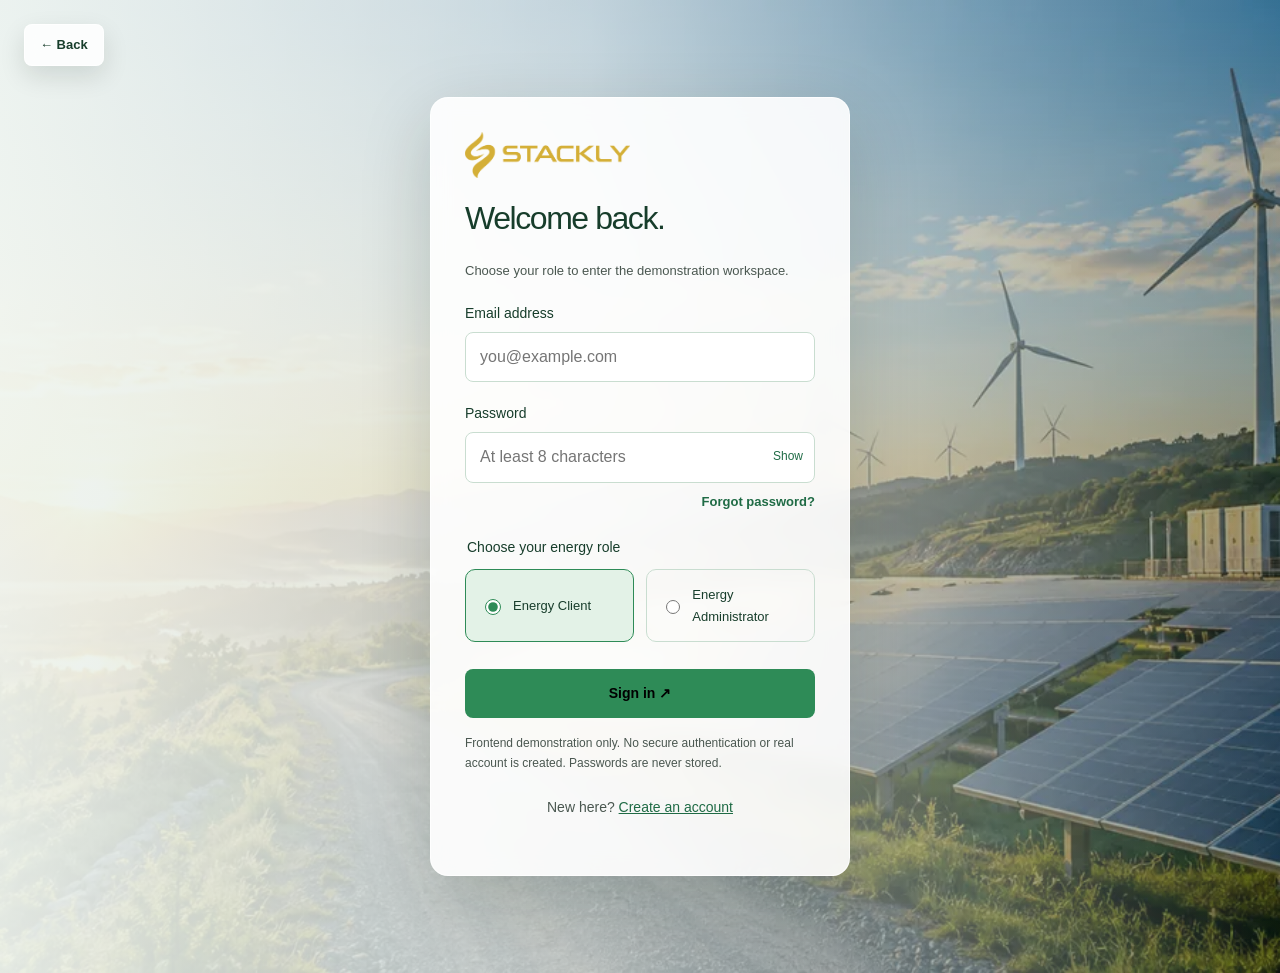
<file: signin.html>
<!doctype html>
<html lang="en">
  <head>
    <meta charset="utf-8" />
    <meta name="viewport" content="width=device-width,initial-scale=1" />
    <meta name="theme-color" content="#12372A" />
    <meta
      name="description"
      content="STACKLY renewable energy &mdash; solar, wind, battery storage and smart energy solutions for businesses and communities."
    />
    <title>Welcome back. | STACKLY Energy</title>
    <link rel="stylesheet" href="styles.css" />
    <script src="data.js" defer></script>
    <script src="images.js" defer></script>
    <script src="app.js" defer></script>
  </head>
  <body data-page="signin">
    <a class="skip" href="#main">Skip to content</a>
    <main id="main">
      <div class="auth-layout">
        <a class="auth-back" href="index.html" aria-label="Back to home"
          >&#8592; Back</a
        >
        <div class="auth-main">
          <form id="signin-form" class="validate-form" novalidate>
            <div class="brand auth-brand" aria-label="STACKLY">
              <span class="brand-mark"></span>STACKLY
            </div>
            <h2>Welcome back.</h2>
            <p class="small">
              Choose your role to enter the demonstration workspace.
            </p>
            <div class="field">
              <label for="auth-email">Email address</label
              ><input
                id="auth-email"
                name="email"
                type="email"
                required
                autocomplete="email"
                placeholder="you@example.com"
                aria-describedby="error-email"
              />
              <div id="error-email" class="field-error"></div>
            </div>
            <div class="field">
              <label for="auth-password">Password</label>
              <div class="password-wrap">
                <input
                  id="auth-password"
                  name="password"
                  type="password"
                  minlength="8"
                  required
                  autocomplete="current-password"
                  placeholder="At least 8 characters"
                  aria-describedby="error-password"
                /><button
                  type="button"
                  class="show-password"
                  aria-label="Show password"
                >
                  Show
                </button>
              </div>
              <a class="forgot-password" href="404.html">Forgot password?</a>
              <div id="error-password" class="field-error"></div>
            </div>
            <fieldset style="border: 0; padding: 0; margin: 24px 0 0">
              <legend
                style="
                  font-size: 14px;
                  margin-bottom: 10px;
                  color: var(--heading);
                "
              >
                Choose your energy role
              </legend>
              <div class="role-grid">
                <label class="role-option"
                  ><input type="radio" name="role" value="customer" checked />
                  Energy Client</label
                ><label class="role-option"
                  ><input type="radio" name="role" value="admin" /> Energy
                  Administrator</label
                >
              </div>
            </fieldset>
            <button class="btn" type="submit">Sign in &#8599;</button>
            <div class="form-status" role="status"></div>
            <p class="form-note">
              Frontend demonstration only. No secure authentication or real
              account is created. Passwords are never stored.
            </p>
            <p class="auth-bottom">
              New here? <a href="register.html">Create an account</a>
            </p>
          </form>
        </div>
      </div>
    </main>
    <dialog id="detail-dialog" aria-labelledby="dialog-title">
      <button class="close-dialog" aria-label="Close dialog">&times;</button>
      <div id="dialog-content"></div>
    </dialog>
    <button class="to-top" aria-label="Back to top">&#8593;</button>
  </body>
</html>
</file>
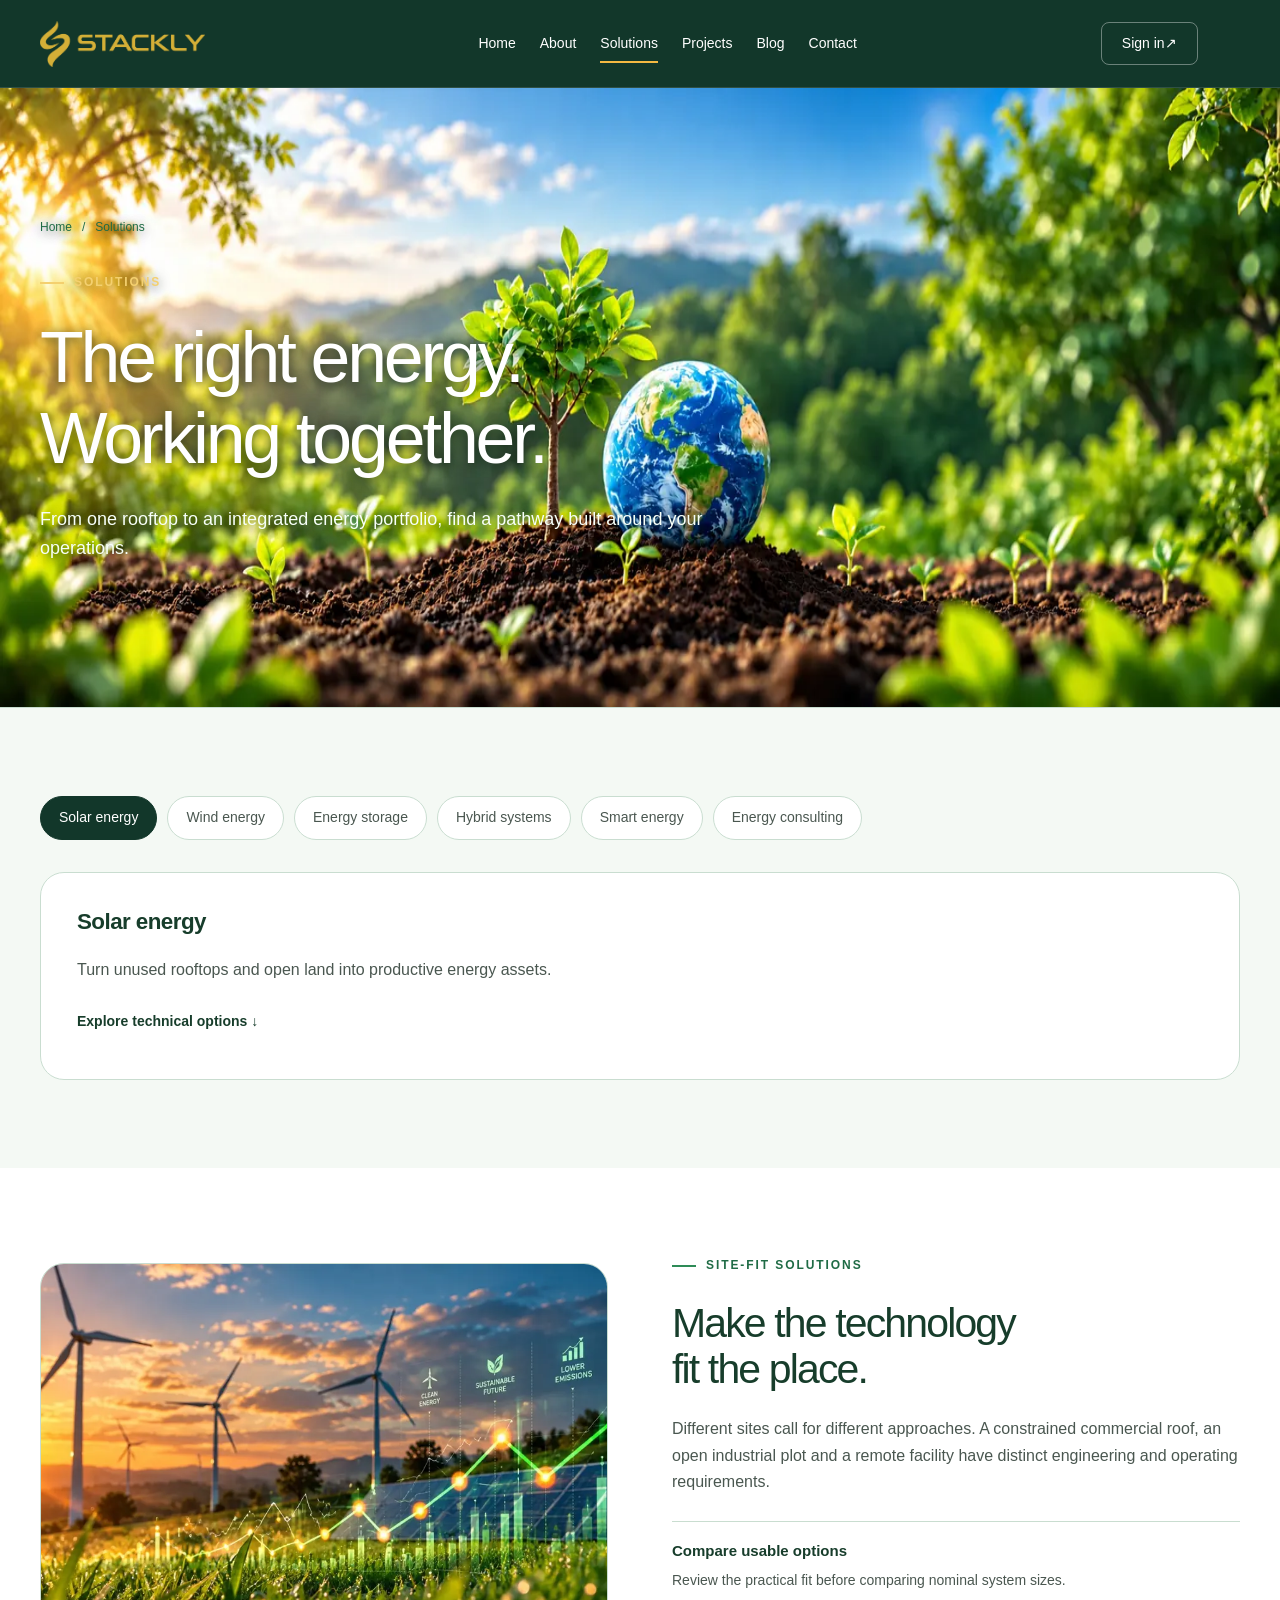
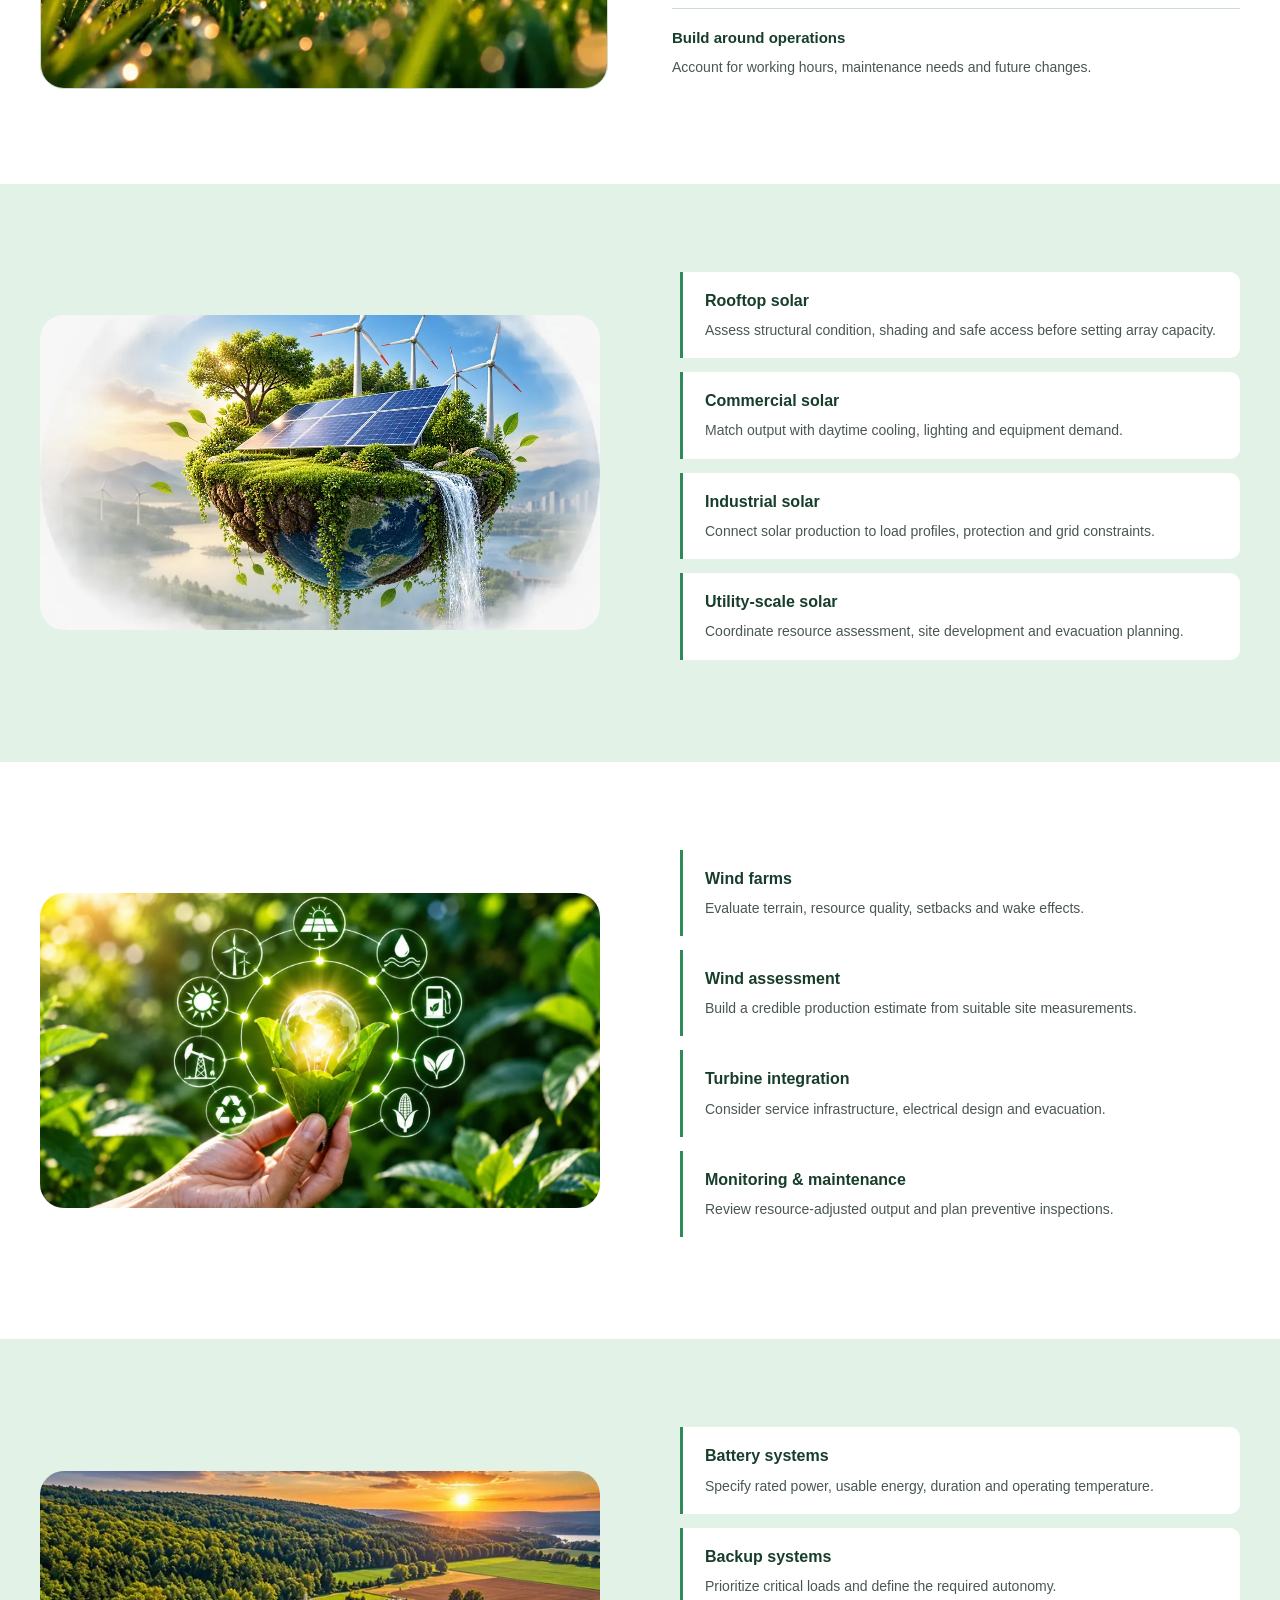
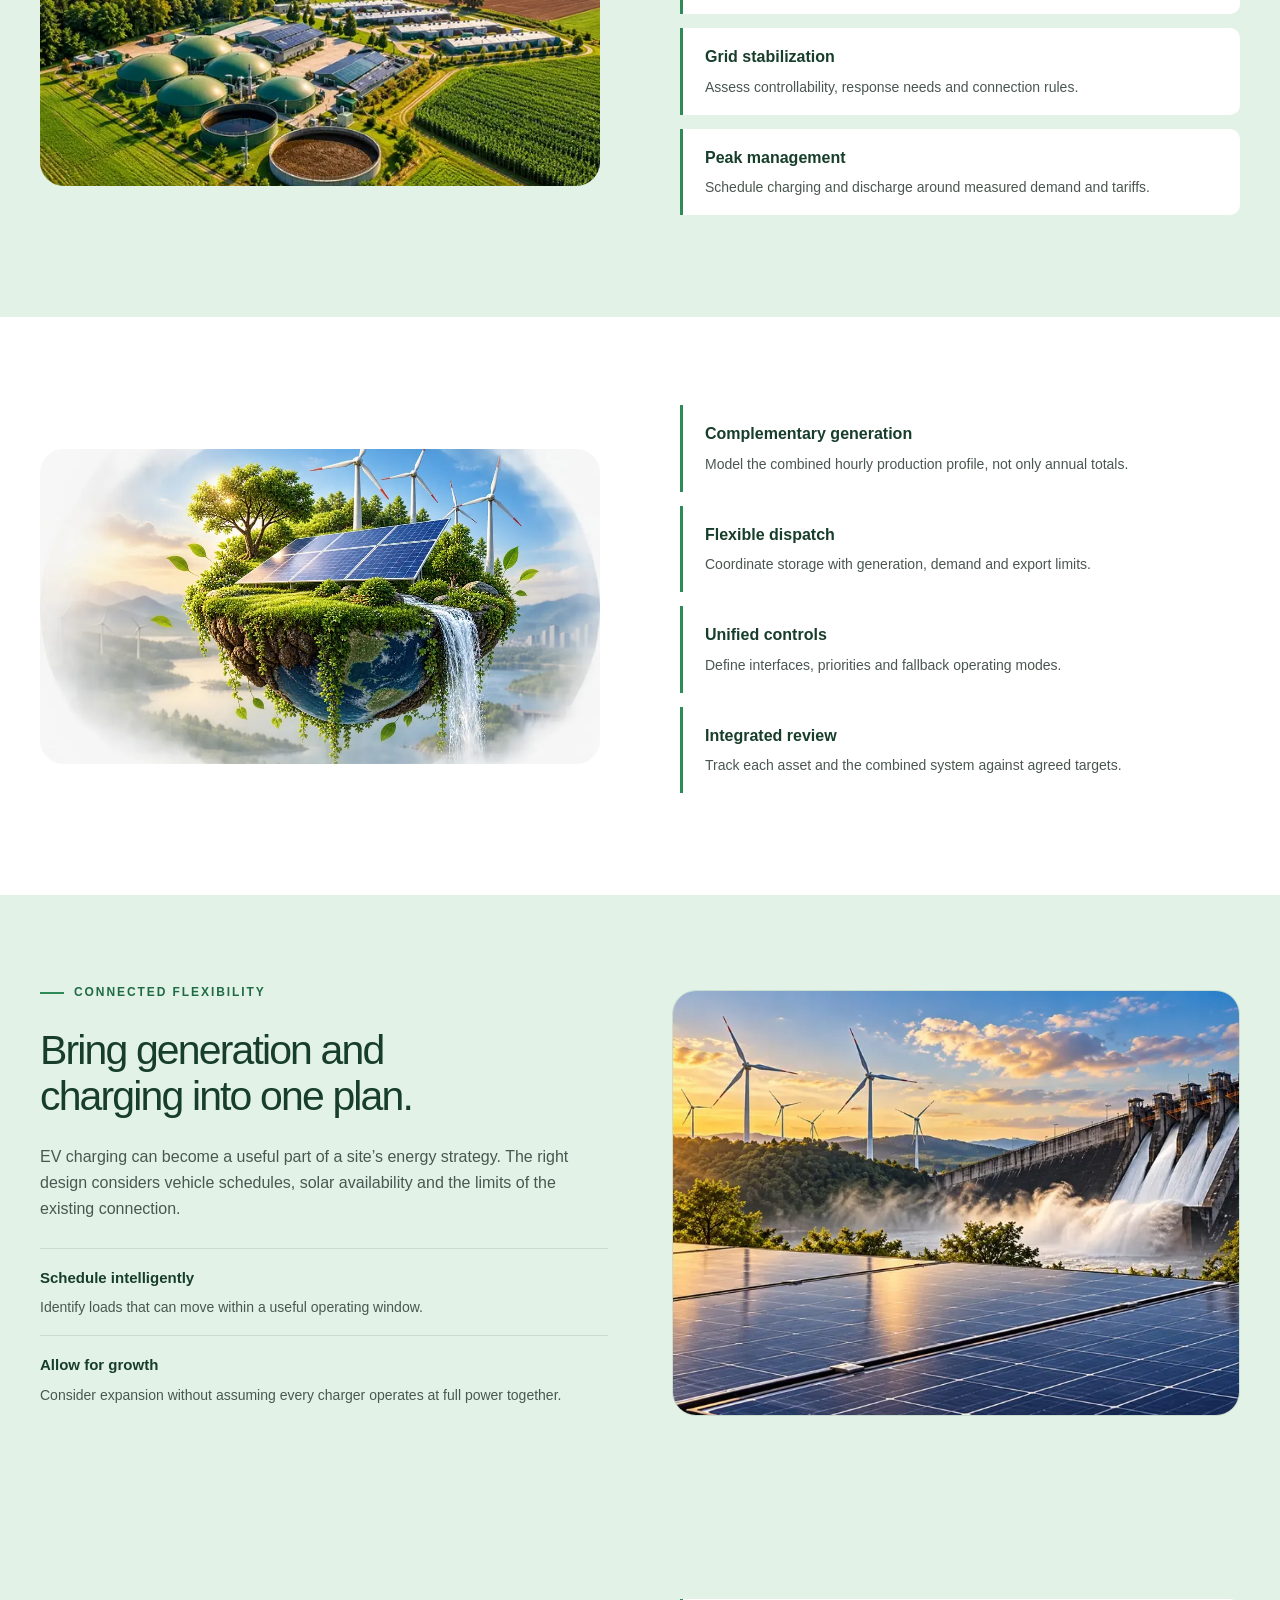
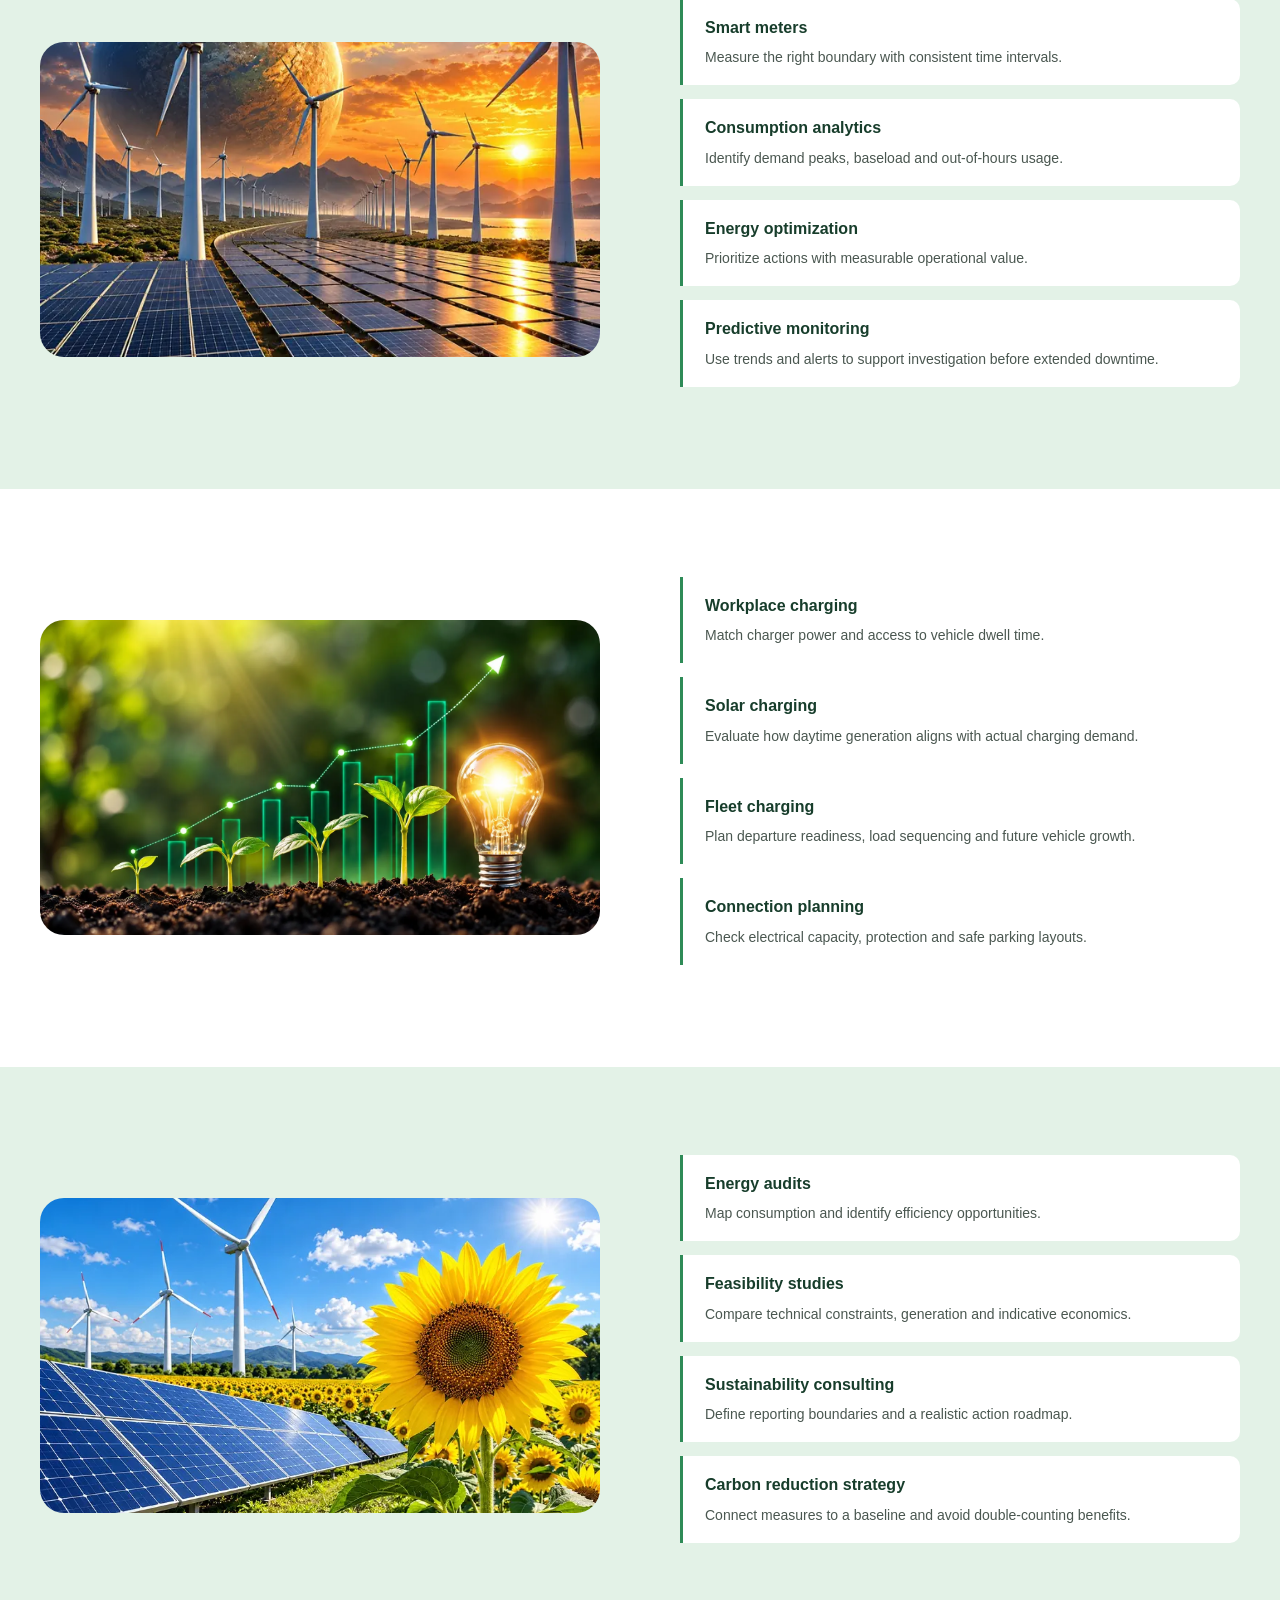
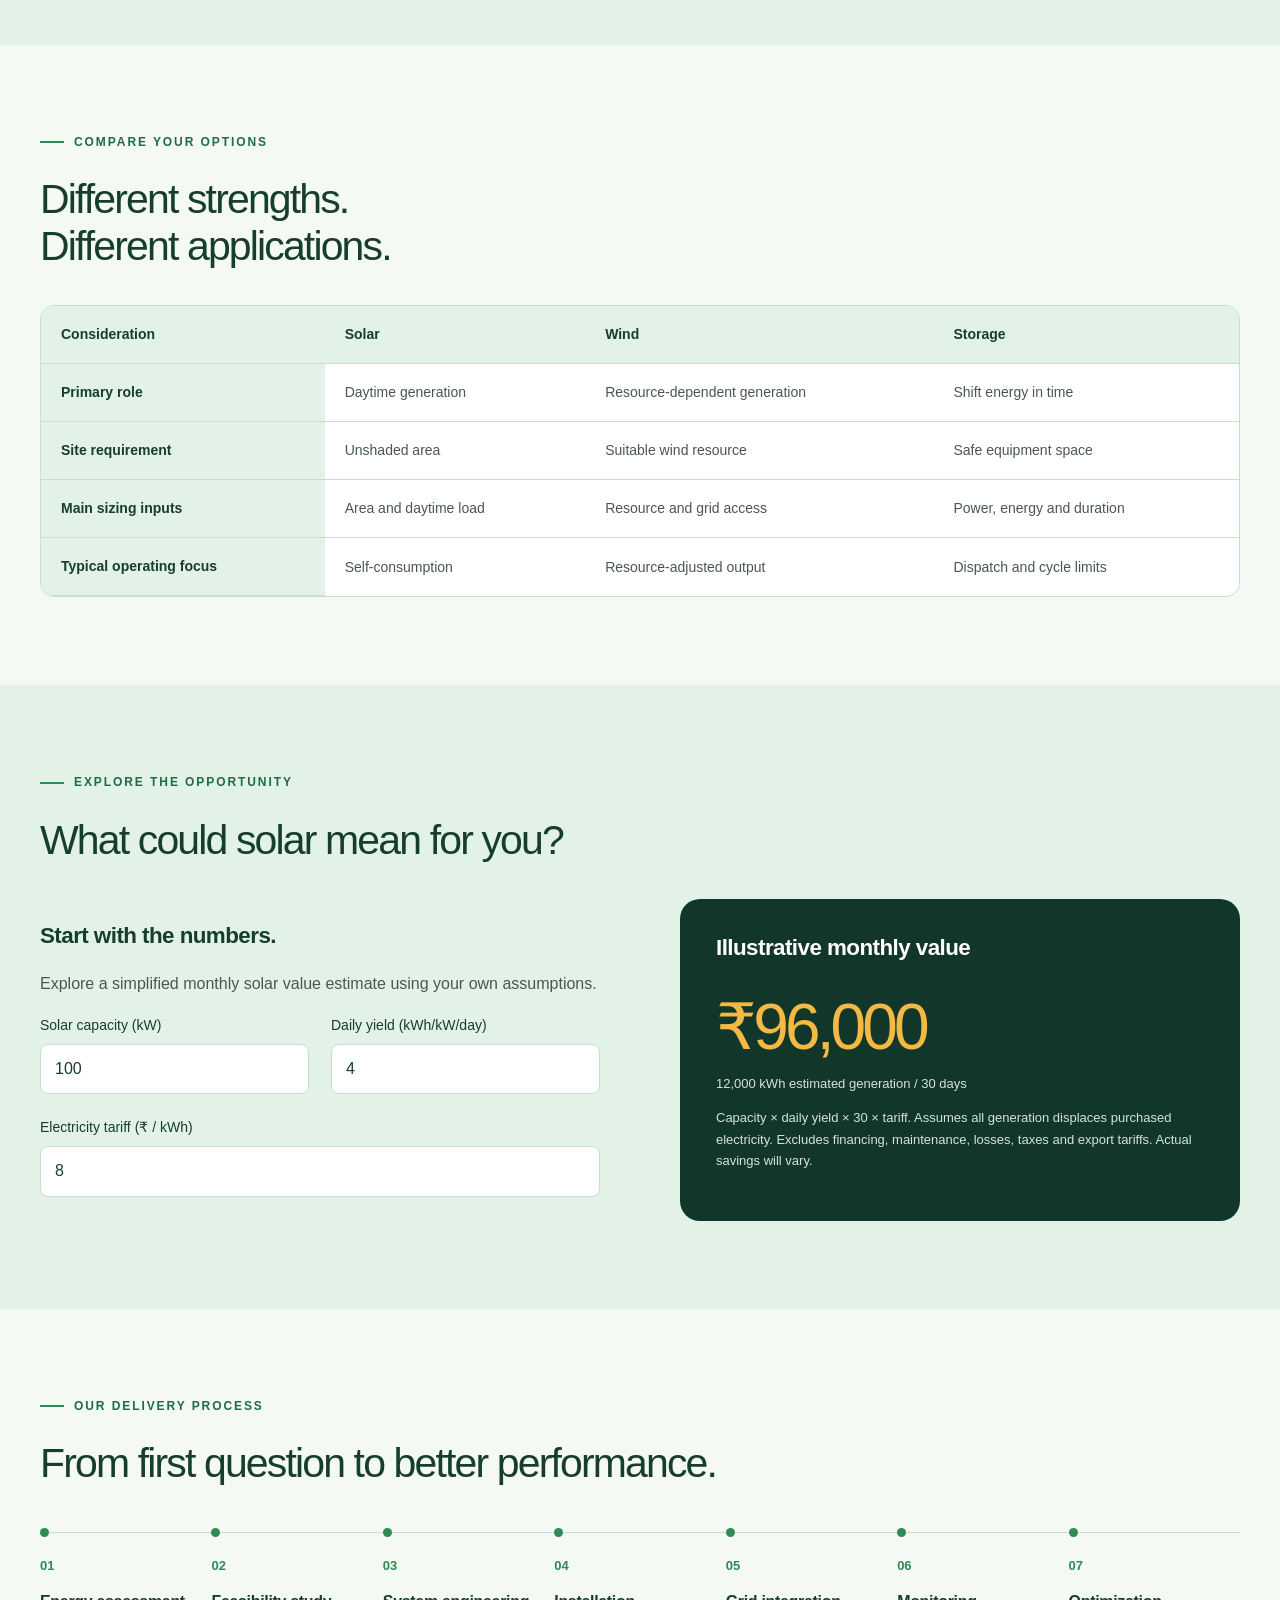
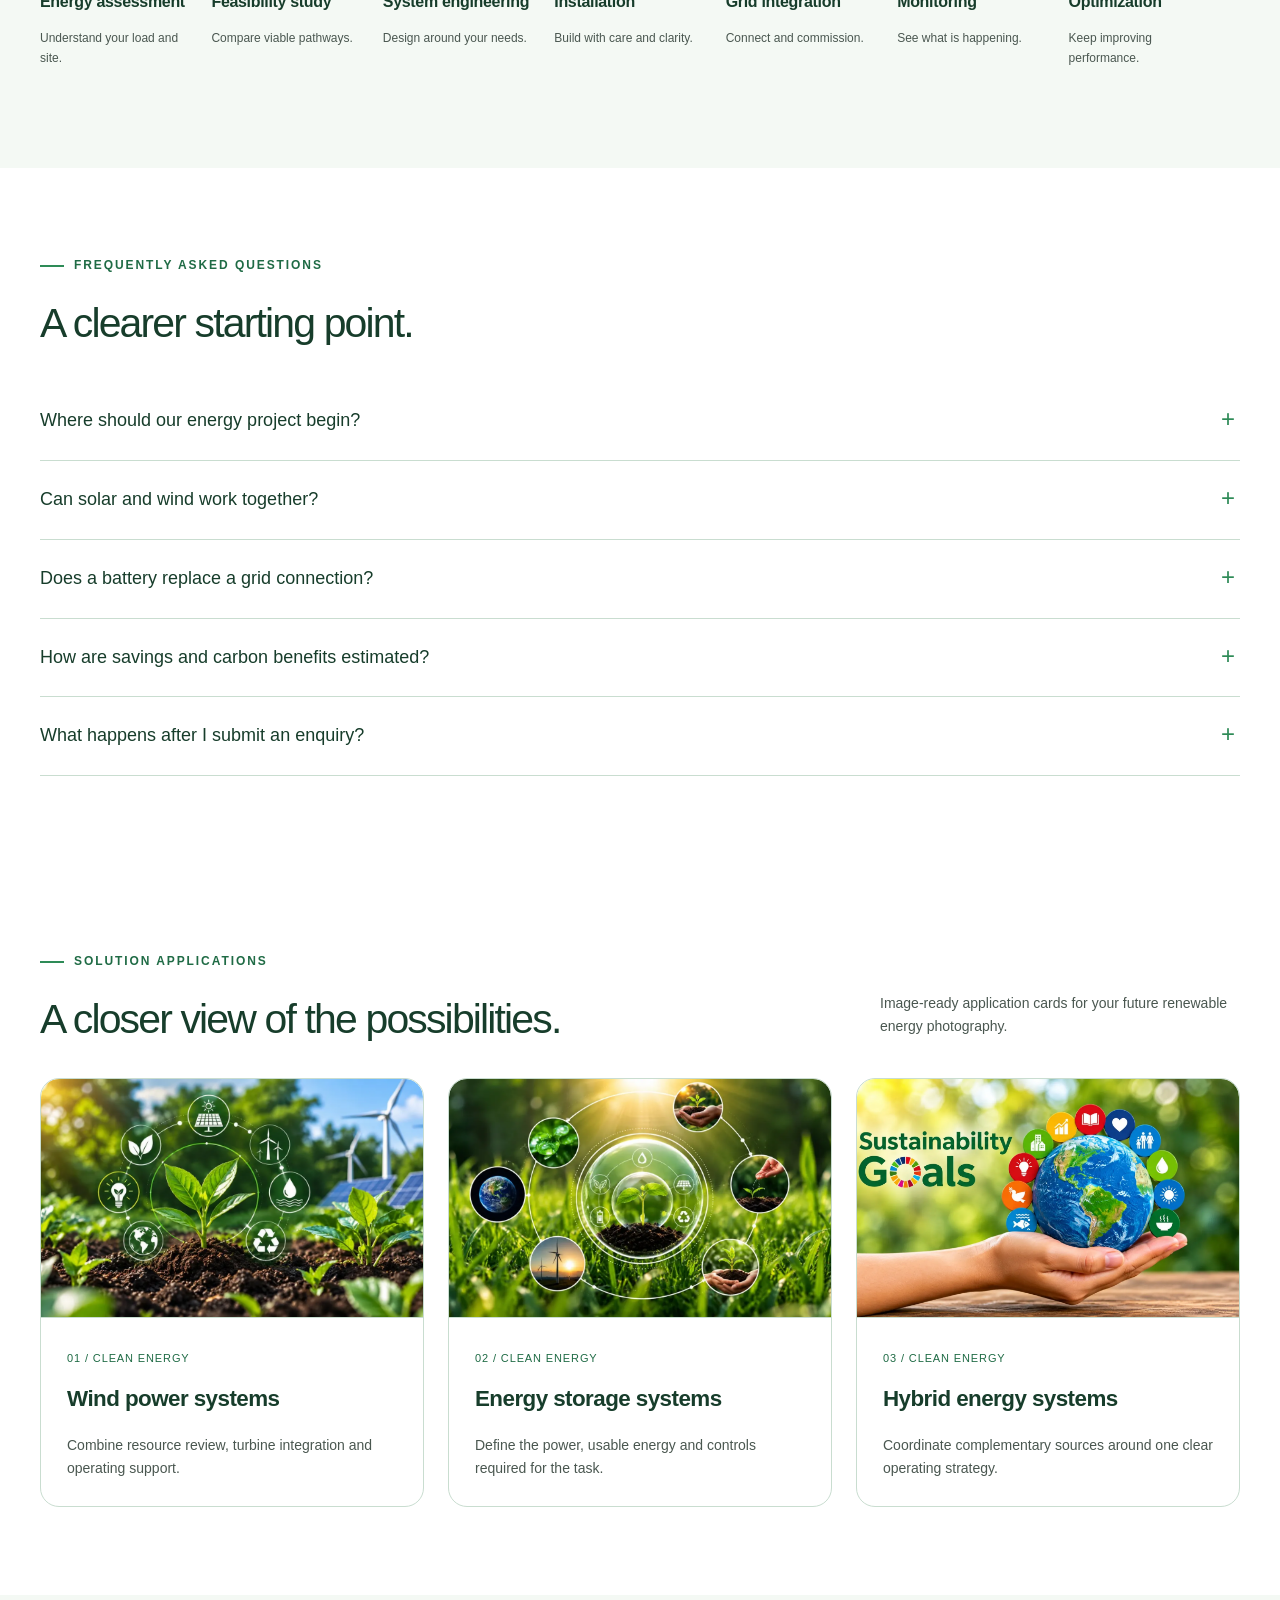
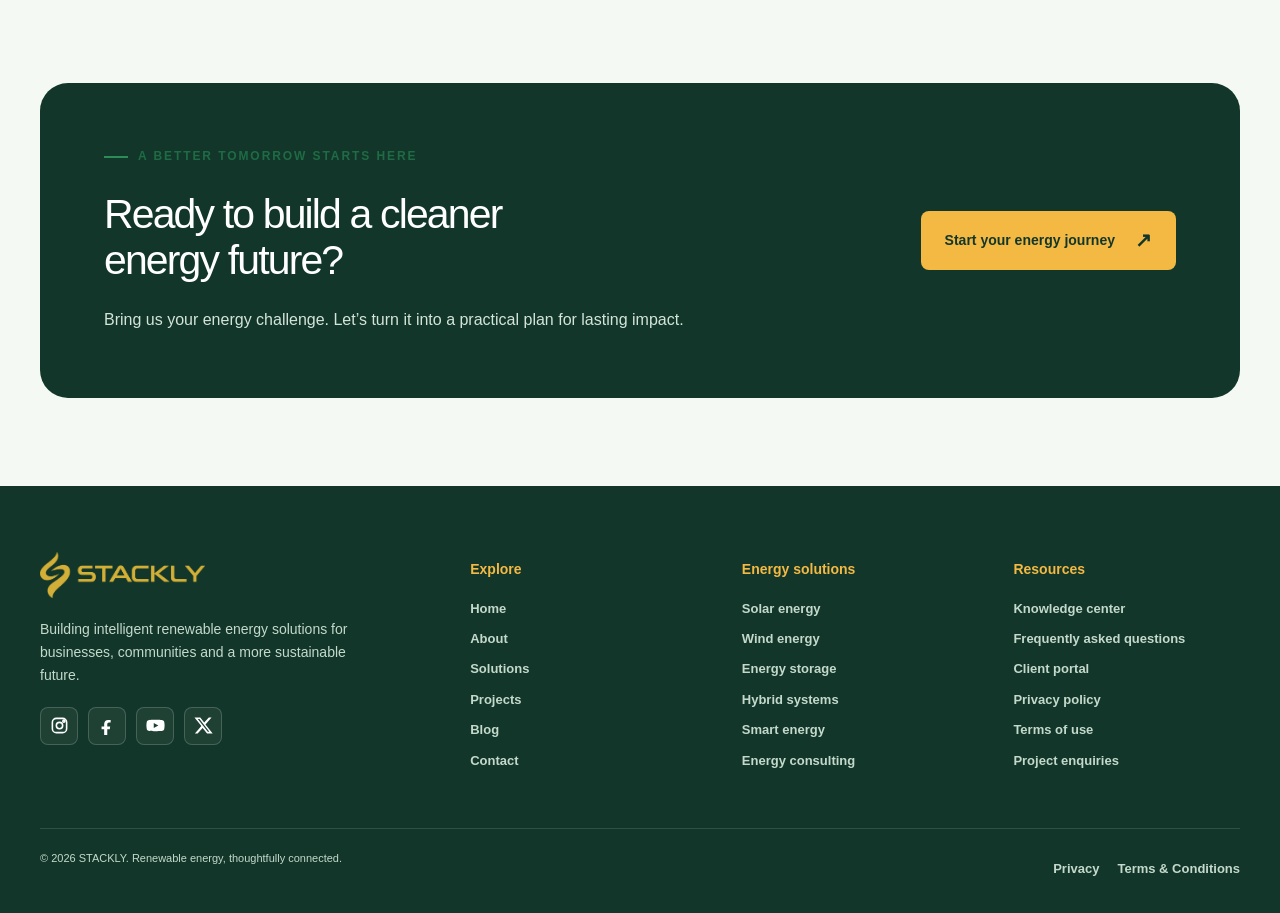
<file: solutions.html>
<!doctype html>
<html lang="en">
  <head>
    <meta charset="utf-8" />
    <meta name="viewport" content="width=device-width,initial-scale=1" />
    <meta name="theme-color" content="#12372A" />
    <meta
      name="description"
      content="STACKLY renewable energy &mdash; solar, wind, battery storage and smart energy solutions for businesses and communities."
    />
    <title>
      Solar, wind, storage and smart energy solutions | STACKLY Energy
    </title>
    <link rel="stylesheet" href="styles.css" />
    <script src="data.js" defer></script>
    <script src="images.js" defer></script>
    <script src="app.js" defer></script>
  </head>
  <body data-page="solutions">
    <a class="skip" href="#main">Skip to content</a>
    <header class="navbar">
      <div class="container nav-inner">
        <a class="brand" href="index.html" aria-label="STACKLY Home"
          ><span class="brand-mark"></span>STACKLY<span
            style="color: var(--gold)"
            >.</span
          ></a
        ><button
          class="menu-toggle"
          aria-label="Open navigation"
          aria-expanded="false"
          aria-controls="nav-links"
        >
          &#9776;
        </button>
        <nav class="nav-links" id="nav-links" aria-label="Main navigation">
          <a href="index.html">Home</a><a href="about.html">About</a
          ><a href="solutions.html" class="active" aria-current="page"
            >Solutions</a
          ><a href="projects.html">Projects</a><a href="blog.html">Blog</a
          ><a href="contact.html">Contact</a
          ><a class="nav-sign" href="signin.html"
            >Sign in <span aria-hidden="true">&#8599;</span></a
          >
        </nav>
      </div>
    </header>
    <main id="main">
      <section class="page-hero">
        <div class="container">
          <div class="breadcrumb">
            <a href="index.html">Home</a><span>/</span><span>Solutions</span>
          </div>
          <div class="eyebrow">Solutions</div>
          <h1>The right energy.<br />Working together.</h1>
          <p>
            From one rooftop to an integrated energy portfolio, find a pathway
            built around your operations.
          </p>
        </div>
      </section>
      <section class="section reveal">
        <div class="container">
          <div class="pill-row" role="tablist" aria-label="Solution overview">
            <button
              class="pill"
              role="tab"
              id="tab-solar"
              aria-controls="solution-panel"
              aria-selected="true"
              data-solution="0"
            >
              Solar energy</button
            ><button
              class="pill"
              role="tab"
              id="tab-wind"
              aria-controls="solution-panel"
              aria-selected="false"
              data-solution="1"
            >
              Wind energy</button
            ><button
              class="pill"
              role="tab"
              id="tab-storage"
              aria-controls="solution-panel"
              aria-selected="false"
              data-solution="2"
            >
              Energy storage</button
            ><button
              class="pill"
              role="tab"
              id="tab-hybrid"
              aria-controls="solution-panel"
              aria-selected="false"
              data-solution="3"
            >
              Hybrid systems</button
            ><button
              class="pill"
              role="tab"
              id="tab-management"
              aria-controls="solution-panel"
              aria-selected="false"
              data-solution="4"
            >
              Smart energy</button
            ><button
              class="pill"
              role="tab"
              id="tab-consulting"
              aria-controls="solution-panel"
              aria-selected="false"
              data-solution="5"
            >
              Energy consulting
            </button>
          </div>
          <div
            id="solution-panel"
            role="tabpanel"
            aria-labelledby="tab-solar"
            class="numbers-panel"
          >
            <h3>Solar energy</h3>
            <p>
              Turn unused rooftops and open land into productive energy assets.
            </p>
            <a class="text-link" href="404.html">Explore technical options &#8595;</a>
          </div>
        </div>
      </section>
      <section
        class="section image-ready-section reveal white"
        id="solutions-image-story-1"
      >
        <div class="container">
          <div class="image-story">
            <figure
              class="image-slot"
              data-image-key="solutions-solar-solutions"
            >
              <img
                src="images/solutions/commercial-solar-installation.webp"
                alt="Solar installation suited to a commercial site"
                loading="lazy"
                decoding="async"
              />
            </figure>
            <div class="image-story-copy">
              <div class="eyebrow">Site-fit solutions</div>
              <h2>Make the technology<br />fit the place.</h2>
              <p>
                Different sites call for different approaches. A constrained
                commercial roof, an open industrial plot and a remote facility
                have distinct engineering and operating requirements.
              </p>
              <ul class="image-story-points">
                <li>
                  <strong>Compare usable options</strong>
                  <p>
                    Review the practical fit before comparing nominal system
                    sizes.
                  </p>
                </li>
                <li>
                  <strong>Build around operations</strong>
                  <p>
                    Account for working hours, maintenance needs and future
                    changes.
                  </p>
                </li>
              </ul>
            </div>
          </div>
        </div>
      </section>
      <section class="section alt reveal" id="solar">
        <div class="container">
          <div class="split">
            <figure class="image-slot feature-only has-image">
              <img
                src="images/replacements/solutions-solar.webp"
                alt="Commercial solar energy solution"
                loading="lazy"
                decoding="async"
              />
            </figure>
            <div>
              <div class="spec">
                <strong>Rooftop solar</strong>
                <p>
                  Assess structural condition, shading and safe access before
                  setting array capacity.
                </p>
              </div>
              <div class="spec">
                <strong>Commercial solar</strong>
                <p>
                  Match output with daytime cooling, lighting and equipment
                  demand.
                </p>
              </div>
              <div class="spec">
                <strong>Industrial solar</strong>
                <p>
                  Connect solar production to load profiles, protection and grid
                  constraints.
                </p>
              </div>
              <div class="spec">
                <strong>Utility-scale solar</strong>
                <p>
                  Coordinate resource assessment, site development and
                  evacuation planning.
                </p>
              </div>
            </div>
          </div>
        </div>
      </section>
      <section class="section white reveal" id="wind">
        <div class="container">
          <div class="split">
            <figure class="image-slot feature-only has-image">
              <img
                src="images/replacements/solutions-wind.webp"
                alt="Wind energy solution"
                loading="lazy"
                decoding="async"
              />
            </figure>
            <div>
              <div class="spec">
                <strong>Wind farms</strong>
                <p>
                  Evaluate terrain, resource quality, setbacks and wake effects.
                </p>
              </div>
              <div class="spec">
                <strong>Wind assessment</strong>
                <p>
                  Build a credible production estimate from suitable site
                  measurements.
                </p>
              </div>
              <div class="spec">
                <strong>Turbine integration</strong>
                <p>
                  Consider service infrastructure, electrical design and
                  evacuation.
                </p>
              </div>
              <div class="spec">
                <strong>Monitoring & maintenance</strong>
                <p>
                  Review resource-adjusted output and plan preventive
                  inspections.
                </p>
              </div>
            </div>
          </div>
        </div>
      </section>
      <section class="section alt reveal" id="storage">
        <div class="container">
          <div class="split">
            <figure class="image-slot feature-only has-image">
              <img
                src="images/replacements/solutions-storage.webp"
                alt="Battery energy storage solution"
                loading="lazy"
                decoding="async"
              />
            </figure>
            <div>
              <div class="spec">
                <strong>Battery systems</strong>
                <p>
                  Specify rated power, usable energy, duration and operating
                  temperature.
                </p>
              </div>
              <div class="spec">
                <strong>Backup systems</strong>
                <p>
                  Prioritize critical loads and define the required autonomy.
                </p>
              </div>
              <div class="spec">
                <strong>Grid stabilization</strong>
                <p>
                  Assess controllability, response needs and connection rules.
                </p>
              </div>
              <div class="spec">
                <strong>Peak management</strong>
                <p>
                  Schedule charging and discharge around measured demand and
                  tariffs.
                </p>
              </div>
            </div>
          </div>
        </div>
      </section>
      <section class="section white reveal" id="hybrid">
        <div class="container">
          <div class="split">
            <figure class="image-slot feature-only has-image">
              <img
                src="images/replacements/solutions-hybrid.webp"
                alt="Hybrid renewable energy solution"
                loading="lazy"
                decoding="async"
              />
            </figure>
            <div>
              <div class="spec">
                <strong>Complementary generation</strong>
                <p>
                  Model the combined hourly production profile, not only annual
                  totals.
                </p>
              </div>
              <div class="spec">
                <strong>Flexible dispatch</strong>
                <p>
                  Coordinate storage with generation, demand and export limits.
                </p>
              </div>
              <div class="spec">
                <strong>Unified controls</strong>
                <p>
                  Define interfaces, priorities and fallback operating modes.
                </p>
              </div>
              <div class="spec">
                <strong>Integrated review</strong>
                <p>
                  Track each asset and the combined system against agreed
                  targets.
                </p>
              </div>
            </div>
          </div>
        </div>
      </section>
      <section
        class="section image-ready-section reveal alt"
        id="solutions-image-story-2"
      >
        <div class="container">
          <div class="image-story reverse">
            <figure class="image-slot" data-image-key="solutions-ev-solutions">
              <img
                src="images/solutions/solar-ev-charging.webp"
                alt="Solar-powered EV charging infrastructure"
                loading="lazy"
                decoding="async"
              />
            </figure>
            <div class="image-story-copy">
              <div class="eyebrow">Connected flexibility</div>
              <h2>Bring generation and<br />charging into one plan.</h2>
              <p>
                EV charging can become a useful part of a site&rsquo;s energy
                strategy. The right design considers vehicle schedules, solar
                availability and the limits of the existing connection.
              </p>
              <ul class="image-story-points">
                <li>
                  <strong>Schedule intelligently</strong>
                  <p>
                    Identify loads that can move within a useful operating
                    window.
                  </p>
                </li>
                <li>
                  <strong>Allow for growth</strong>
                  <p>
                    Consider expansion without assuming every charger operates
                    at full power together.
                  </p>
                </li>
              </ul>
            </div>
          </div>
        </div>
      </section>
      <section class="section alt reveal" id="management">
        <div class="container">
          <div class="split">
            <figure class="image-slot feature-only has-image">
              <img
                src="images/replacements/solutions-smart-management.webp"
                alt="Smart energy management"
                loading="lazy"
                decoding="async"
              />
            </figure>
            <div>
              <div class="spec">
                <strong>Smart meters</strong>
                <p>
                  Measure the right boundary with consistent time intervals.
                </p>
              </div>
              <div class="spec">
                <strong>Consumption analytics</strong>
                <p>Identify demand peaks, baseload and out-of-hours usage.</p>
              </div>
              <div class="spec">
                <strong>Energy optimization</strong>
                <p>Prioritize actions with measurable operational value.</p>
              </div>
              <div class="spec">
                <strong>Predictive monitoring</strong>
                <p>
                  Use trends and alerts to support investigation before extended
                  downtime.
                </p>
              </div>
            </div>
          </div>
        </div>
      </section>
      <section class="section white reveal" id="ev">
        <div class="container">
          <div class="split">
            <figure class="image-slot feature-only has-image">
              <img
                src="images/replacements/solutions-ev-infrastructure.webp"
                alt="Electric vehicle charging infrastructure"
                loading="lazy"
                decoding="async"
              />
            </figure>
            <div>
              <div class="spec">
                <strong>Workplace charging</strong>
                <p>Match charger power and access to vehicle dwell time.</p>
              </div>
              <div class="spec">
                <strong>Solar charging</strong>
                <p>
                  Evaluate how daytime generation aligns with actual charging
                  demand.
                </p>
              </div>
              <div class="spec">
                <strong>Fleet charging</strong>
                <p>
                  Plan departure readiness, load sequencing and future vehicle
                  growth.
                </p>
              </div>
              <div class="spec">
                <strong>Connection planning</strong>
                <p>
                  Check electrical capacity, protection and safe parking
                  layouts.
                </p>
              </div>
            </div>
          </div>
        </div>
      </section>
      <section class="section alt reveal" id="consulting">
        <div class="container">
          <div class="split">
            <figure class="image-slot feature-only has-image">
              <img
                src="images/replacements/solutions-consulting.webp"
                alt="Renewable energy consulting"
                loading="lazy"
                decoding="async"
              />
            </figure>
            <div>
              <div class="spec">
                <strong>Energy audits</strong>
                <p>Map consumption and identify efficiency opportunities.</p>
              </div>
              <div class="spec">
                <strong>Feasibility studies</strong>
                <p>
                  Compare technical constraints, generation and indicative
                  economics.
                </p>
              </div>
              <div class="spec">
                <strong>Sustainability consulting</strong>
                <p>
                  Define reporting boundaries and a realistic action roadmap.
                </p>
              </div>
              <div class="spec">
                <strong>Carbon reduction strategy</strong>
                <p>
                  Connect measures to a baseline and avoid double-counting
                  benefits.
                </p>
              </div>
            </div>
          </div>
        </div>
      </section>
      <section class="section reveal">
        <div class="container">
          <div class="section-head">
            <div>
              <div class="eyebrow">Compare your options</div>
              <h2>Different strengths.<br />Different applications.</h2>
            </div>
          </div>
          <div
            class="table-wrap"
            role="region"
            aria-label="Energy technology comparison"
            tabindex="0"
          >
            <table>
              <thead>
                <tr>
                  <th>Consideration</th>
                  <th>Solar</th>
                  <th>Wind</th>
                  <th>Storage</th>
                </tr>
              </thead>
              <tbody>
                <tr>
                  <th>Primary role</th>
                  <td>Daytime generation</td>
                  <td>Resource-dependent generation</td>
                  <td>Shift energy in time</td>
                </tr>
                <tr>
                  <th>Site requirement</th>
                  <td>Unshaded area</td>
                  <td>Suitable wind resource</td>
                  <td>Safe equipment space</td>
                </tr>
                <tr>
                  <th>Main sizing inputs</th>
                  <td>Area and daytime load</td>
                  <td>Resource and grid access</td>
                  <td>Power, energy and duration</td>
                </tr>
                <tr>
                  <th>Typical operating focus</th>
                  <td>Self-consumption</td>
                  <td>Resource-adjusted output</td>
                  <td>Dispatch and cycle limits</td>
                </tr>
              </tbody>
            </table>
          </div>
        </div>
      </section>
      <section class="section alt reveal">
        <div class="container">
          <div class="section-head">
            <div>
              <div class="eyebrow">Explore the opportunity</div>
              <h2>What could solar mean for you?</h2>
            </div>
          </div>
          <div class="split" id="estimator">
            <div>
              <h3>Start with the numbers.</h3>
              <p>
                Explore a simplified monthly solar value estimate using your own
                assumptions.
              </p>
              <div class="form-grid">
                <div class="field">
                  <label for="calc-capacity">Solar capacity (kW)</label
                  ><input
                    id="calc-capacity"
                    type="number"
                    min="0.1"
                    max="100000"
                    step="0.1"
                    value="100"
                  />
                </div>
                <div class="field">
                  <label for="calc-yield">Daily yield (kWh/kW/day)</label
                  ><input
                    id="calc-yield"
                    type="number"
                    min="0.1"
                    max="10"
                    step="0.1"
                    value="4"
                  />
                </div>
                <div class="field full">
                  <label for="calc-tariff">Electricity tariff (&#8377; / kWh)</label
                  ><input
                    id="calc-tariff"
                    type="number"
                    min="0.1"
                    max="100"
                    step="0.1"
                    value="8"
                  />
                </div>
              </div>
            </div>
            <div class="estimator-result">
              <h3>Illustrative monthly value</h3>
              <output id="calc-result" aria-live="polite">&#8377;96,000</output>
              <p id="calc-energy">12,000 kWh estimated generation / 30 days</p>
              <p>
                Capacity &times; daily yield &times; 30 &times; tariff. Assumes all generation
                displaces purchased electricity. Excludes financing,
                maintenance, losses, taxes and export tariffs. Actual savings
                will vary.
              </p>
            </div>
          </div>
        </div>
      </section>
      <section class="section reveal">
        <div class="container">
          <div class="section-head">
            <div>
              <div class="eyebrow">Our delivery process</div>
              <h2>From first question to better performance.</h2>
            </div>
          </div>
          <div class="timeline">
            <article class="step">
              <b>01</b>
              <h3>Energy assessment</h3>
              <p>Understand your load and site.</p>
            </article>
            <article class="step">
              <b>02</b>
              <h3>Feasibility study</h3>
              <p>Compare viable pathways.</p>
            </article>
            <article class="step">
              <b>03</b>
              <h3>System engineering</h3>
              <p>Design around your needs.</p>
            </article>
            <article class="step">
              <b>04</b>
              <h3>Installation</h3>
              <p>Build with care and clarity.</p>
            </article>
            <article class="step">
              <b>05</b>
              <h3>Grid integration</h3>
              <p>Connect and commission.</p>
            </article>
            <article class="step">
              <b>06</b>
              <h3>Monitoring</h3>
              <p>See what is happening.</p>
            </article>
            <article class="step">
              <b>07</b>
              <h3>Optimization</h3>
              <p>Keep improving performance.</p>
            </article>
          </div>
        </div>
      </section>
      <section class="section white reveal">
        <div class="container">
          <div class="section-head">
            <div>
              <div class="eyebrow">Frequently asked questions</div>
              <h2>A clearer starting point.</h2>
            </div>
          </div>
          <div class="faq" id="faqs">
            <details>
              <summary>Where should our energy project begin?</summary>
              <p>
                Start with your location, twelve months of electricity bills, an
                outline of operations and available rooftop or land area. An
                assessment can then compare demand, generation potential and
                connection constraints.
              </p>
            </details>
            <details>
              <summary>Can solar and wind work together?</summary>
              <p>
                Yes. Their production profiles can complement each other,
                depending on the site. A hybrid assessment considers hourly
                generation and demand, grid access and whether storage adds
                useful flexibility.
              </p>
            </details>
            <details>
              <summary>Does a battery replace a grid connection?</summary>
              <p>
                Not automatically. Backup duration depends on usable energy, the
                connected load and recharge opportunities. Critical loads, power
                quality and system protection need a dedicated design.
              </p>
            </details>
            <details>
              <summary>How are savings and carbon benefits estimated?</summary>
              <p>
                Savings depend on production, self-consumption, tariffs, losses
                and operating costs. Carbon estimates require a stated emissions
                factor and reporting boundary. Our on-page calculator is
                illustrative and does not replace a site-specific study.
              </p>
            </details>
            <details>
              <summary>What happens after I submit an enquiry?</summary>
              <p>
                This website is a demonstration. The form validates your entries
                and clears after a successful demo submission; it does not send
                an enquiry to a server. No real project request is created.
              </p>
            </details>
          </div>
        </div>
      </section>
      <section
        class="section image-ready-section reveal white"
        id="solutions-image-story-3"
      >
        <div class="container">
          <div class="section-head">
            <div>
              <div class="eyebrow">Solution applications</div>
              <h2>A closer view of the possibilities.</h2>
            </div>
            <p>
              Image-ready application cards for your future renewable energy
              photography.
            </p>
          </div>
          <div class="image-gallery-grid">
            <article class="image-editorial-card">
              <figure
                class="image-slot compact"
                data-image-key="solutions-wind-solutions"
              >
                <img
                  src="images/solutions/wind-power-systems.webp"
                  alt="Wind power systems"
                  loading="lazy"
                  decoding="async"
                />
              </figure>
              <div class="image-card-copy">
                <span class="small">01 / CLEAN ENERGY</span>
                <h3>Wind power systems</h3>
                <p>
                  Combine resource review, turbine integration and operating
                  support.
                </p>
              </div>
            </article>
            <article class="image-editorial-card">
              <figure
                class="image-slot compact"
                data-image-key="solutions-storage-solutions"
              >
                <img
                  src="images/solutions/energy-storage-systems.webp"
                  alt="Energy storage systems"
                  loading="lazy"
                  decoding="async"
                />
              </figure>
              <div class="image-card-copy">
                <span class="small">02 / CLEAN ENERGY</span>
                <h3>Energy storage systems</h3>
                <p>
                  Define the power, usable energy and controls required for the
                  task.
                </p>
              </div>
            </article>
            <article class="image-editorial-card">
              <figure
                class="image-slot compact"
                data-image-key="solutions-hybrid-solutions"
              >
                <img
                  src="images/solutions/hybrid-energy-systems.webp"
                  alt="Hybrid energy systems"
                  loading="lazy"
                  decoding="async"
                />
              </figure>
              <div class="image-card-copy">
                <span class="small">03 / CLEAN ENERGY</span>
                <h3>Hybrid energy systems</h3>
                <p>
                  Coordinate complementary sources around one clear operating
                  strategy.
                </p>
              </div>
            </article>
          </div>
        </div>
      </section>
      <section class="section reveal">
        <div class="container">
          <div class="cta">
            <div>
              <div class="eyebrow">A better tomorrow starts here</div>
              <h2>Ready to build a cleaner<br />energy future?</h2>
              <p>
                Bring us your energy challenge. Let&rsquo;s turn it into a practical
                plan for lasting impact.
              </p>
            </div>
            <a class="btn gold" href="404.html"
              >Start your energy journey<span class="arrow" aria-hidden="true"
                >&#8599;</span
              ></a
            >
          </div>
        </div>
      </section>
    </main>
    <footer class="footer">
      <div class="container">
        <div class="footer-grid">
          <div>
            <a class="brand" href="index.html"
              ><span class="brand-mark"></span>STACKLY<span
                style="color: var(--gold)"
                >.</span
              ></a
            >
            <p>
              Building intelligent renewable energy solutions for businesses,
              communities and a more sustainable future.
            </p>
            <!--<a class="text-link" href="contact.html"
              >Let�s talk clean energy ?</a
            >-->
          </div>
          <div>
            <h4>Explore</h4>
            <a href="index.html">Home</a><a href="about.html">About</a
            ><a href="solutions.html">Solutions</a
            ><a href="projects.html">Projects</a><a href="blog.html">Blog</a
            ><a href="contact.html">Contact</a
            ><!--<a href="sustainability.html">Sustainability</a>-->
          </div>
          <div>
            <h4>Energy solutions</h4>
            <a href="404.html">Solar energy</a
            ><a href="404.html">Wind energy</a
            ><a href="404.html">Energy storage</a
            ><a href="404.html">Hybrid systems</a
            ><a href="404.html">Smart energy</a
            ><a href="404.html">Energy consulting</a
            ><!--<a href="404.html">EV infrastructure</a>-->
          </div>
          <div>
            <h4>Resources</h4>
            <a href="404.html">Knowledge center</a
            ><a href="404.html">Frequently asked questions</a
            ><a href="404.html">Client portal</a
            ><a href="404.html">Privacy policy</a
            ><a href="404.html">Terms of use</a
            ><a href="404.html">Project enquiries</a>
          </div>
        </div>
        <div class="footer-bottom">
          <span>&copy; 2026 STACKLY. Renewable energy, thoughtfully connected.</span
          ><span class="footer-legal"><a href="404.html">Privacy</a><a href="404.html">Terms &amp; Conditions</a></span>
        </div>
      </div>
    </footer>
    <dialog id="detail-dialog" aria-labelledby="dialog-title">
      <button class="close-dialog" aria-label="Close dialog">&times;</button>
      <div id="dialog-content"></div>
    </dialog>
    <button class="to-top" aria-label="Back to top">&#8593;</button>
  </body>
</html>
</file>
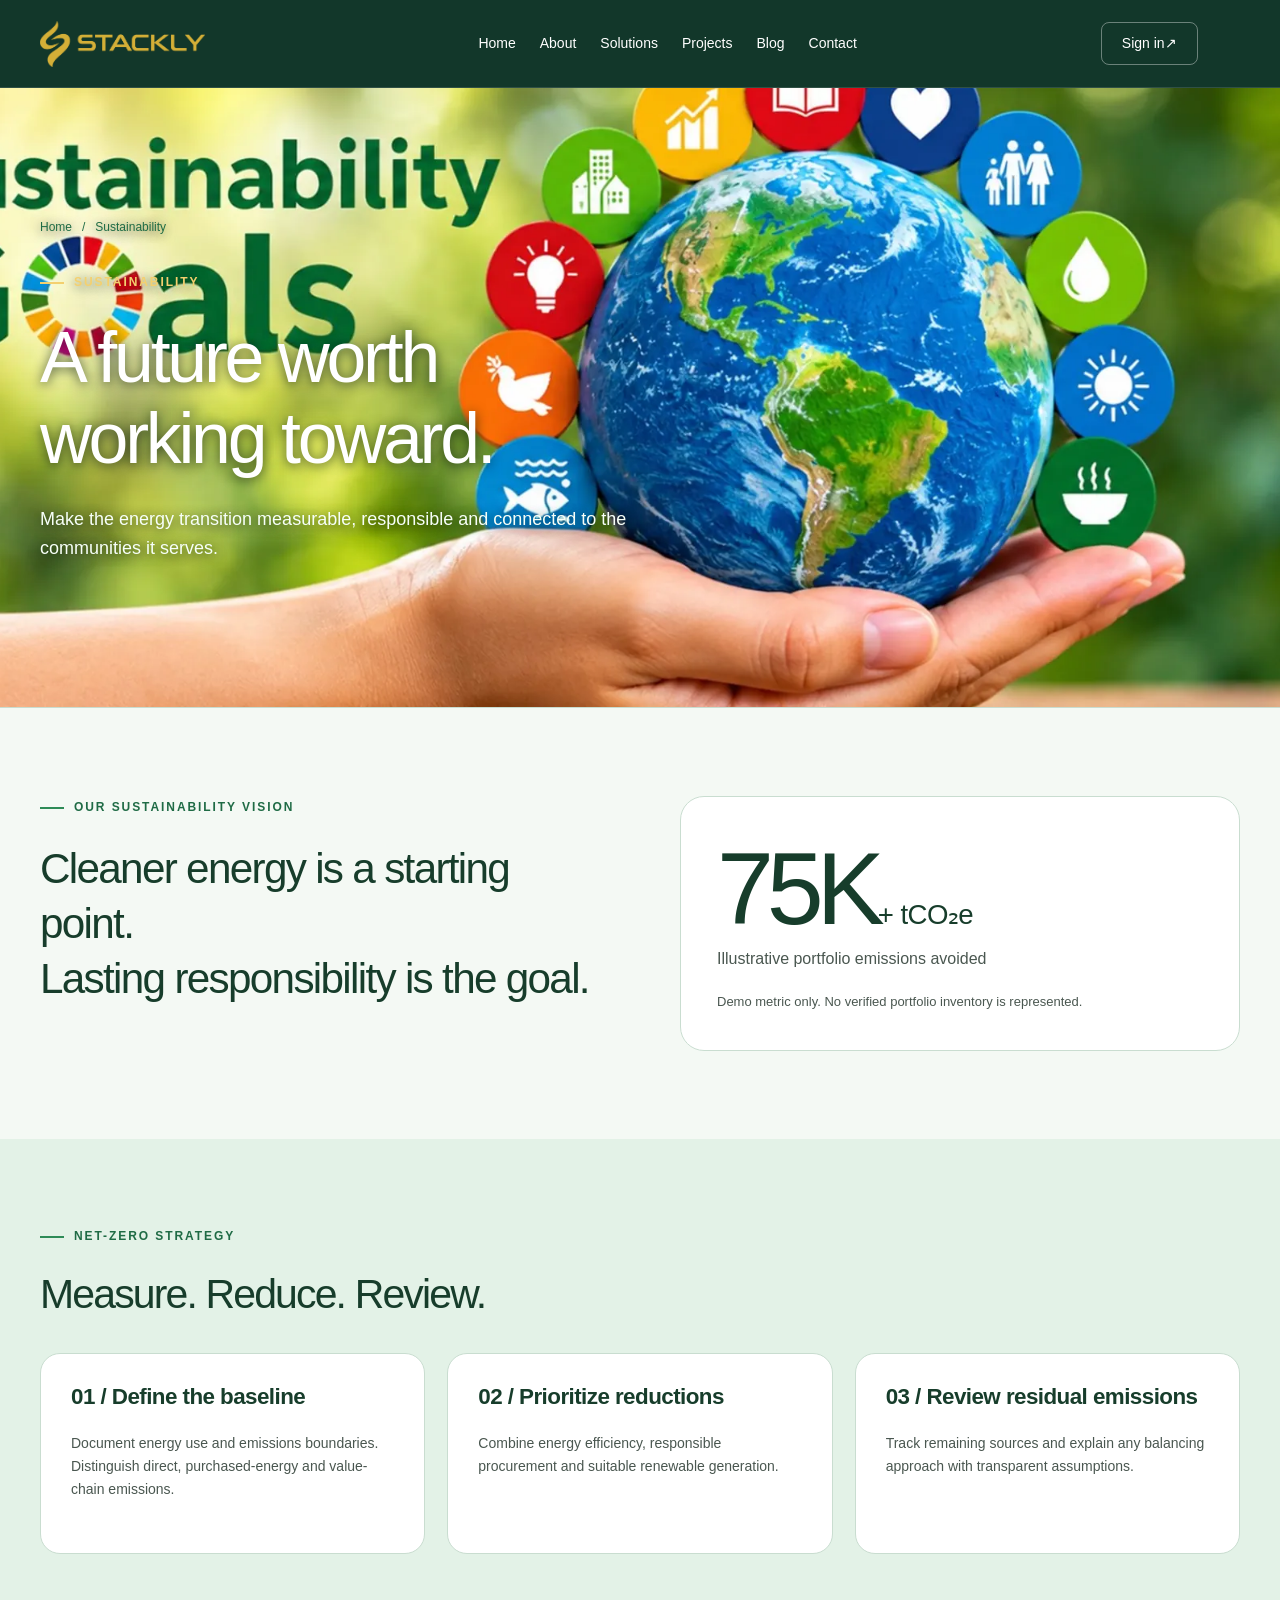
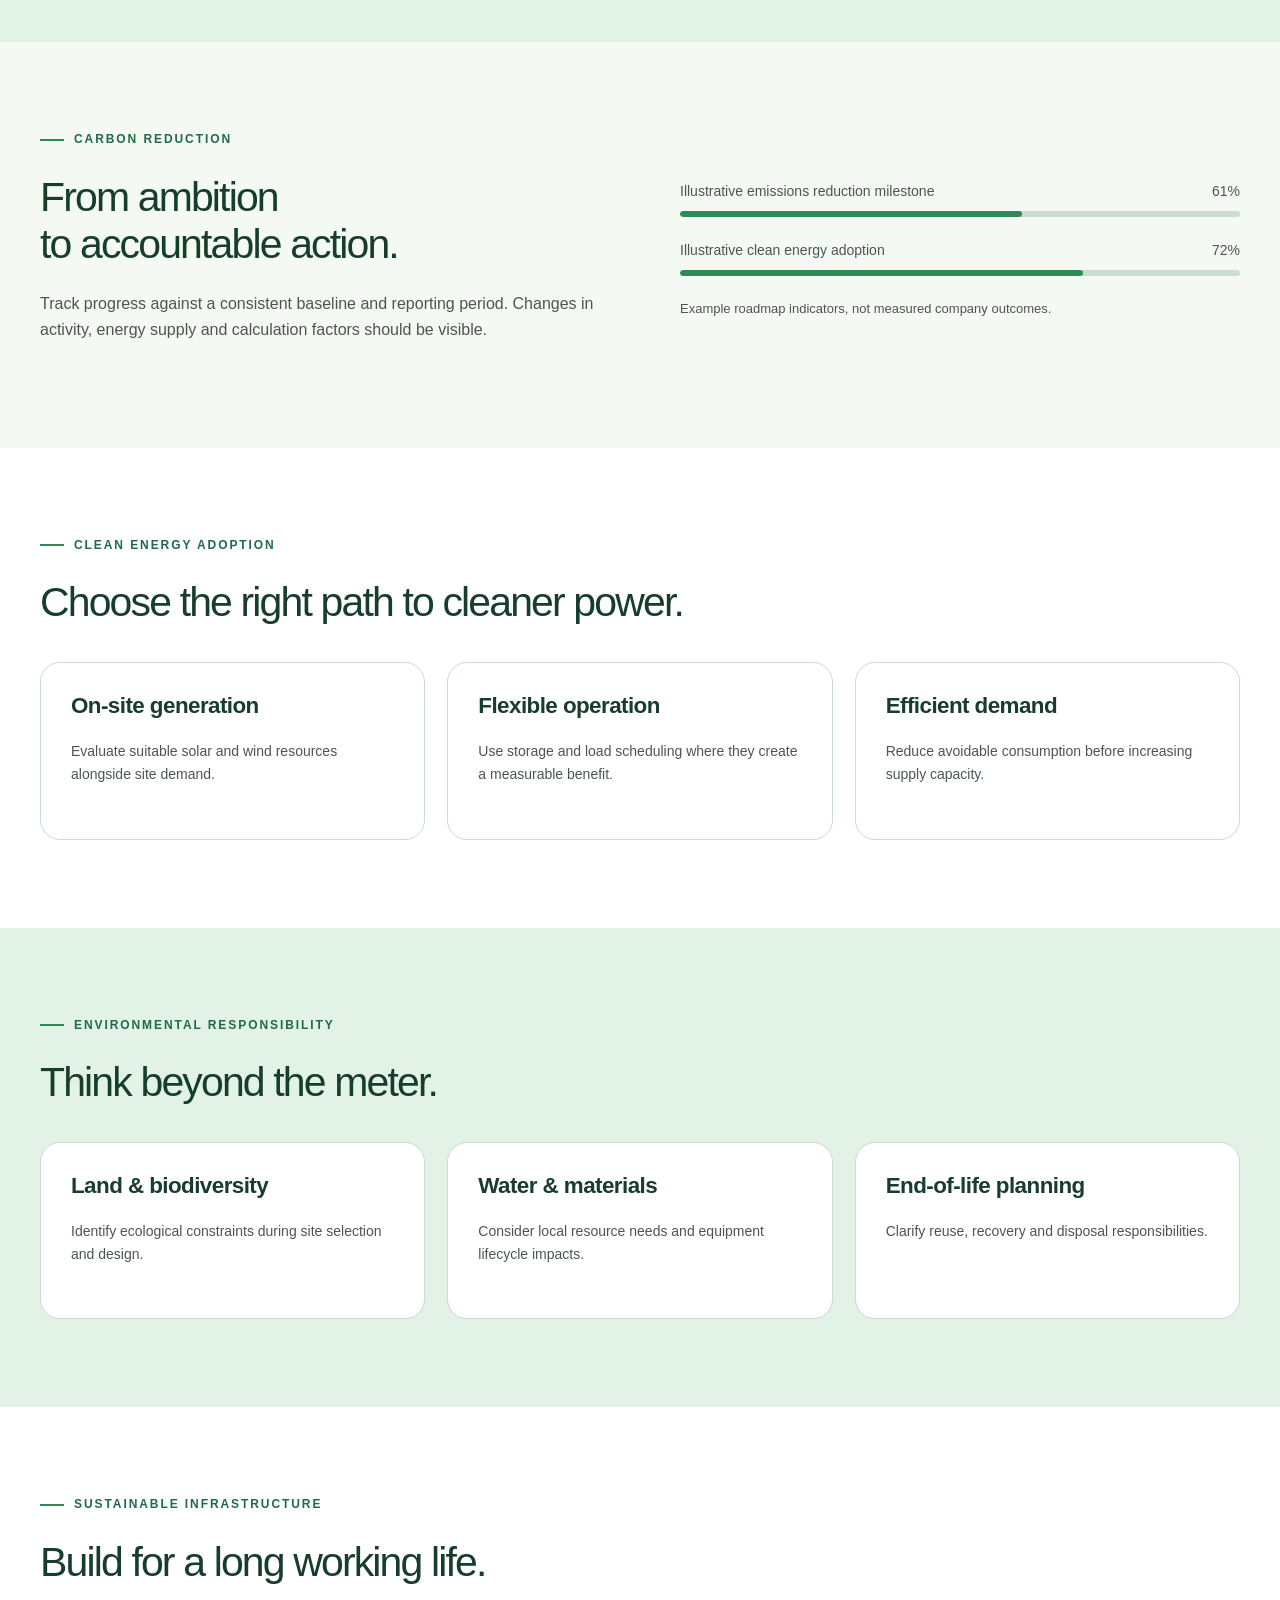
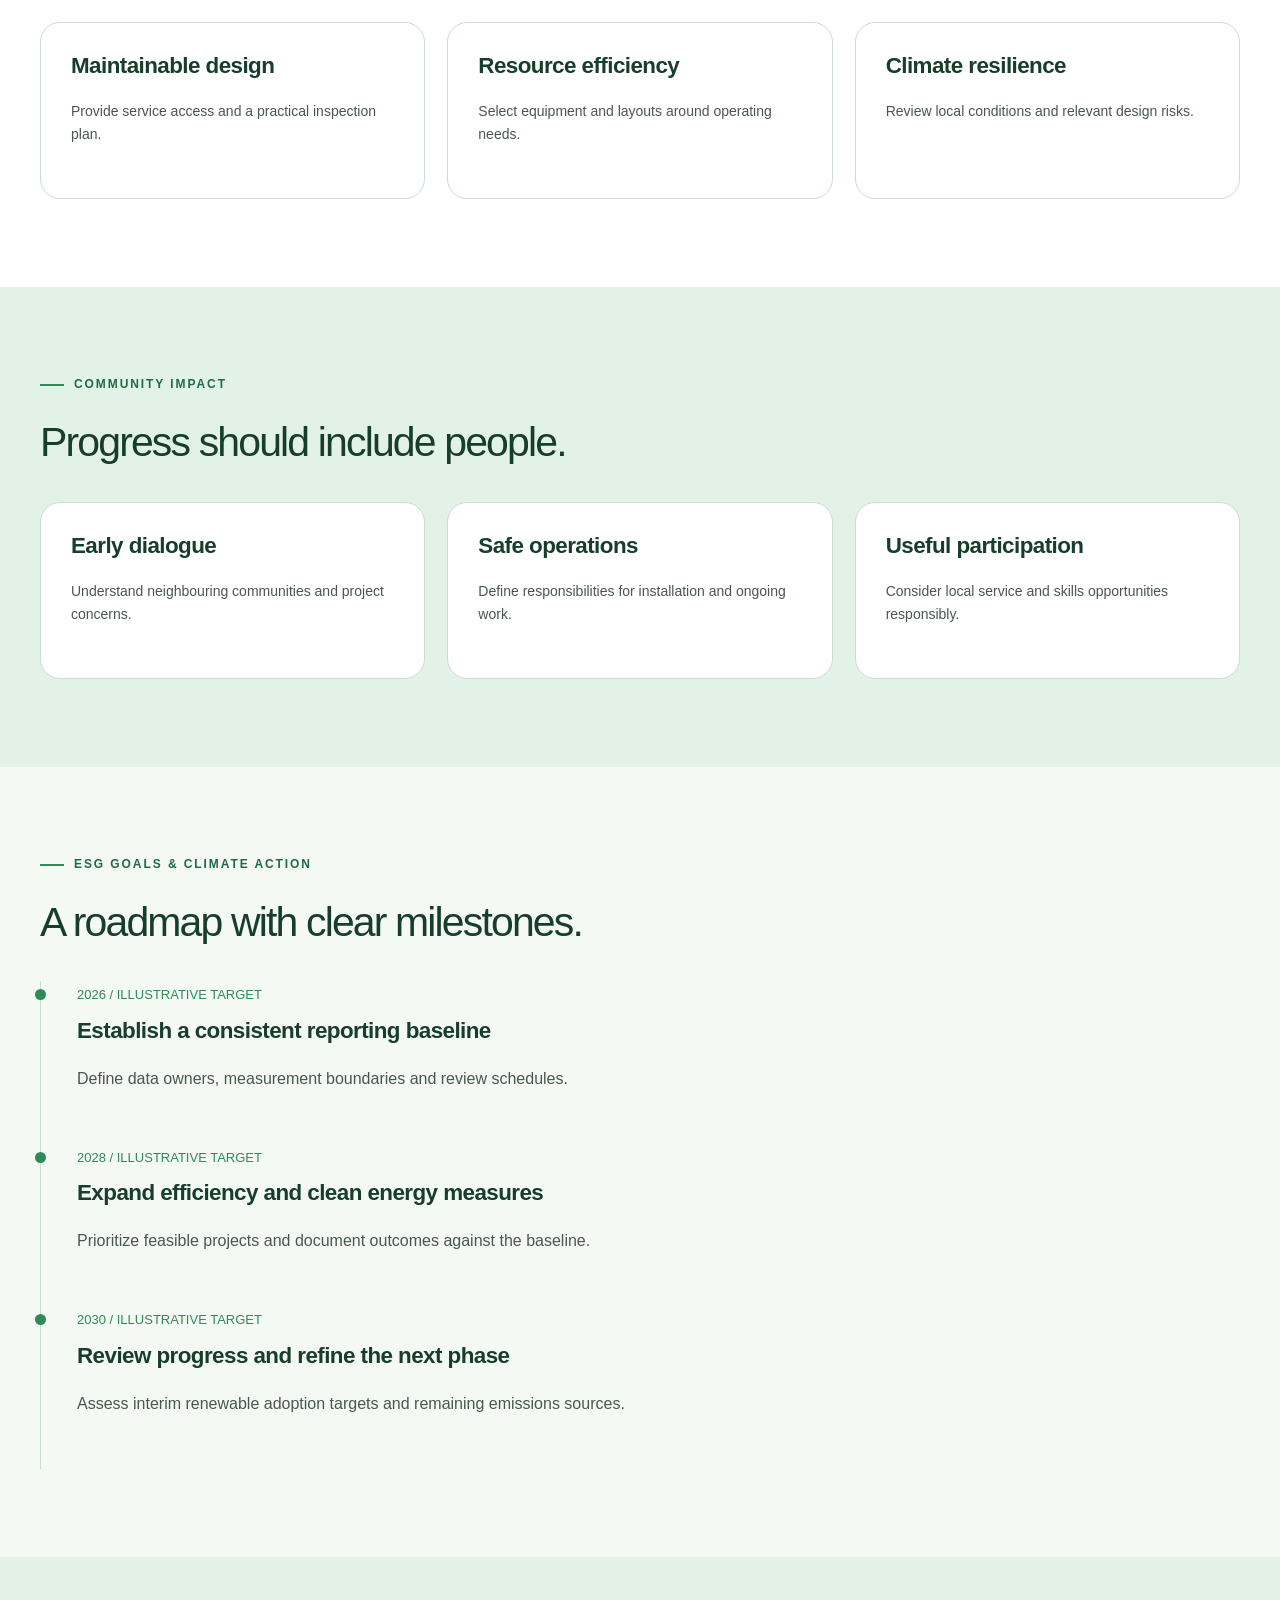
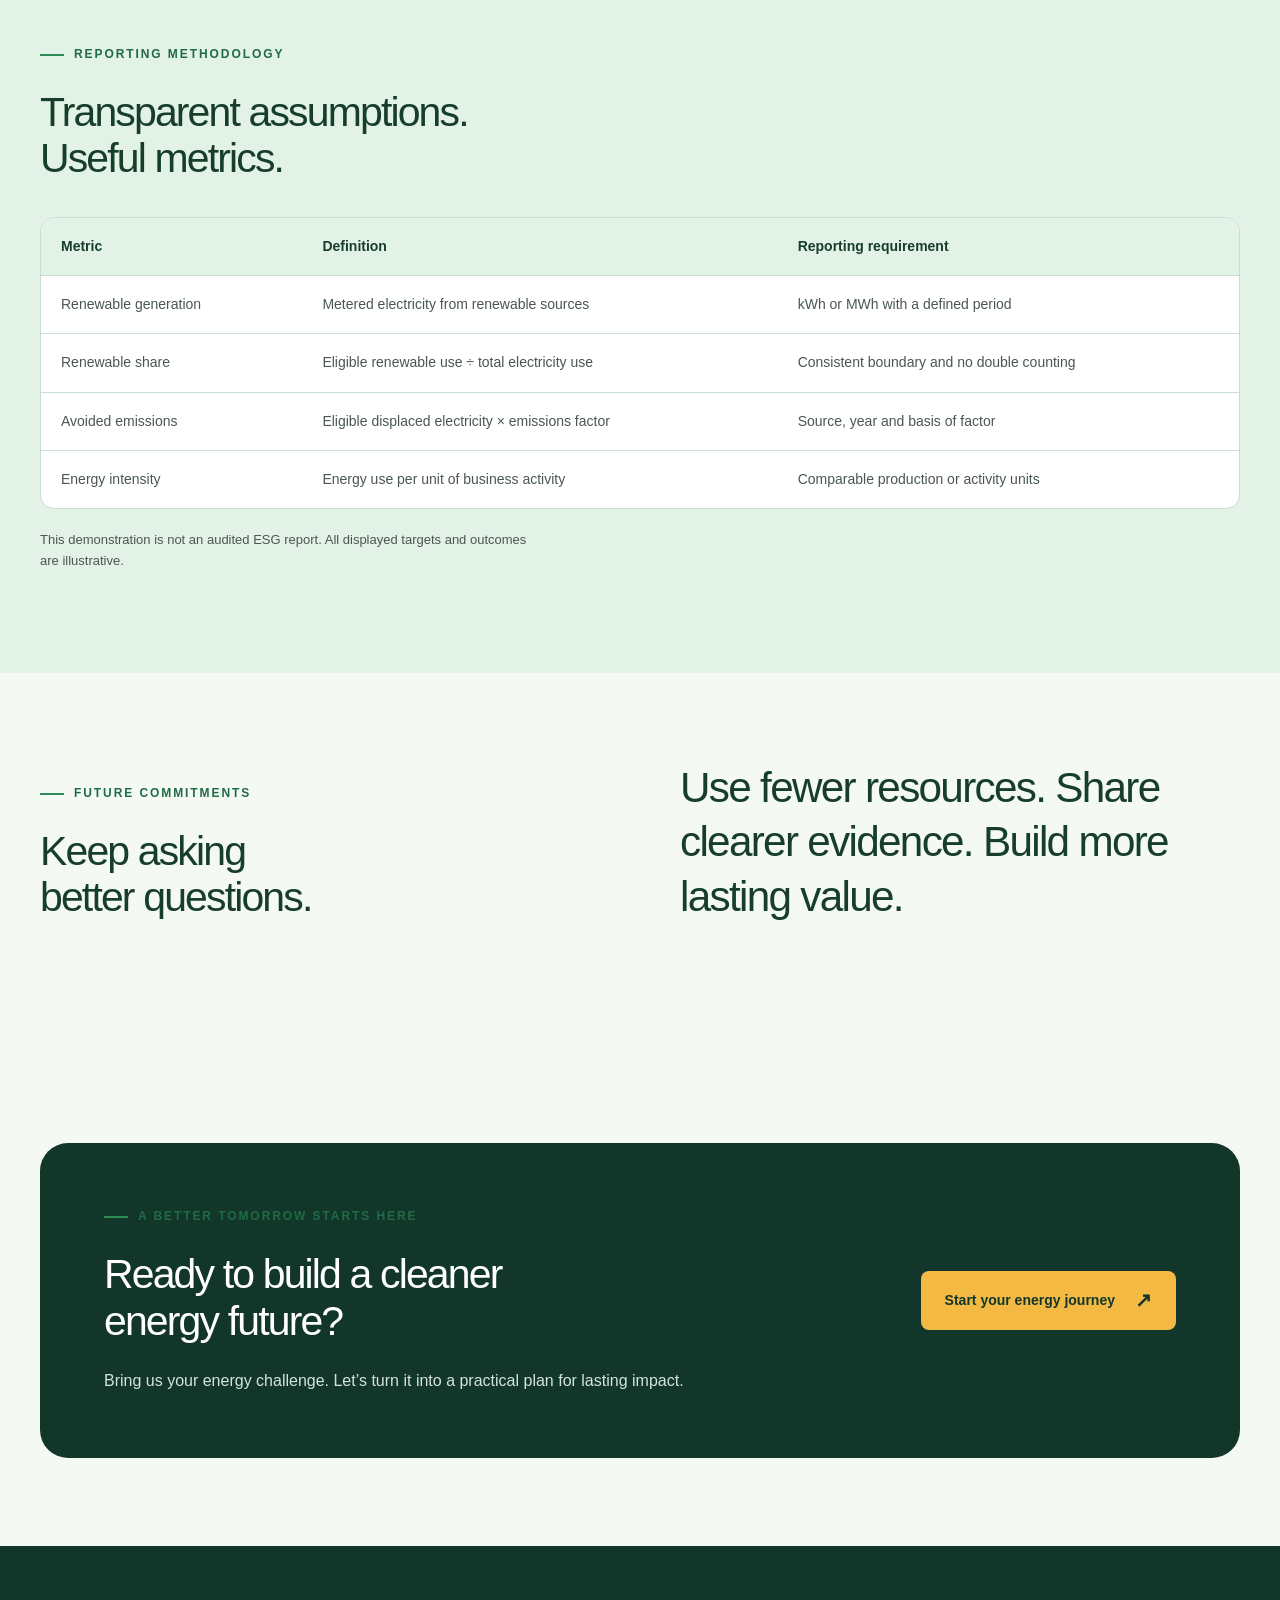
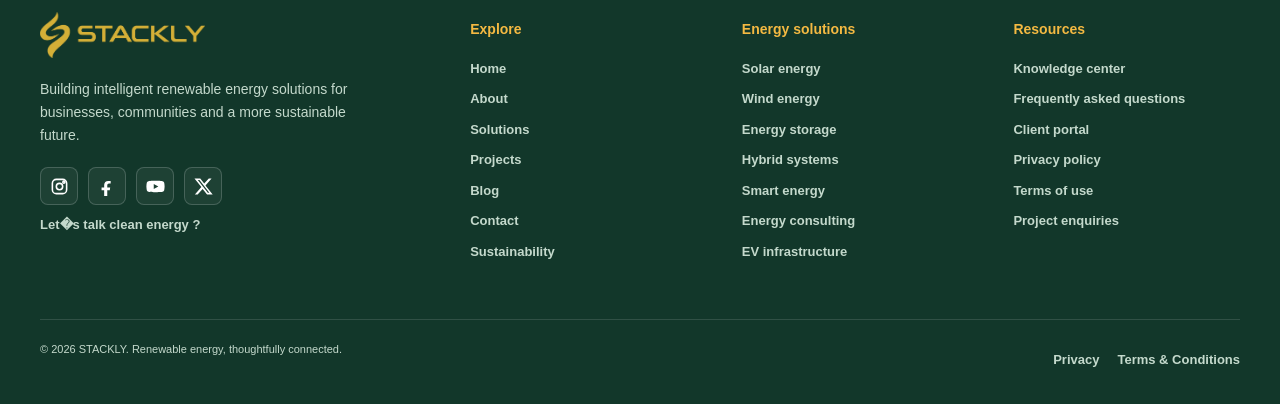
<file: sustainability.html>
<!doctype html>
<html lang="en">
  <head>
    <meta charset="utf-8" />
    <meta name="viewport" content="width=device-width,initial-scale=1" />
    <meta name="theme-color" content="#12372A" />
    <meta
      name="description"
      content="STACKLY renewable energy &mdash; solar, wind, battery storage and smart energy solutions for businesses and communities."
    />
    <title>A responsible clean energy future | STACKLY Energy</title>
    <link rel="stylesheet" href="styles.css" />
    <script src="data.js" defer></script>
    <script src="images.js" defer></script>
    <script src="app.js" defer></script>
  </head>
  <body data-page="sustainability">
    <a class="skip" href="#main">Skip to content</a>
    <header class="navbar">
      <div class="container nav-inner">
        <a class="brand" href="index.html" aria-label="STACKLY Home"
          ><span class="brand-mark"></span>STACKLY<span
            style="color: var(--gold)"
            >.</span
          ></a
        ><button
          class="menu-toggle"
          aria-label="Open navigation"
          aria-expanded="false"
          aria-controls="nav-links"
        >
          &#9776;
        </button>
        <nav class="nav-links" id="nav-links" aria-label="Main navigation">
          <a href="index.html">Home</a><a href="about.html">About</a
          ><a href="solutions.html">Solutions</a
          ><a href="projects.html">Projects</a><a href="blog.html">Blog</a
          ><a href="contact.html">Contact</a
          ><a class="nav-sign" href="signin.html"
            >Sign in <span aria-hidden="true">&#8599;</span></a
          >
        </nav>
      </div>
    </header>
    <main id="main">
      <section class="page-hero">
        <div class="container">
          <div class="breadcrumb">
            <a href="index.html">Home</a><span>/</span
            ><span>Sustainability</span>
          </div>
          <div class="eyebrow">Sustainability</div>
          <h1>A future worth<br />working toward.</h1>
          <p>
            Make the energy transition measurable, responsible and connected to
            the communities it serves.
          </p>
        </div>
      </section>
      <section class="section reveal">
        <div class="container">
          <div class="split">
            <div>
              <div class="eyebrow">Our sustainability vision</div>
              <p class="big-statement">
                Cleaner energy is a starting point.<br />Lasting responsibility
                is the goal.
              </p>
            </div>
            <div class="numbers-panel">
              <div class="number-xl">75K<small>+ tCO&#8322;e</small></div>
              <p>Illustrative portfolio emissions avoided</p>
              <span class="small"
                >Demo metric only. No verified portfolio inventory is
                represented.</span
              >
            </div>
          </div>
        </div>
      </section>
      <section class="section alt reveal">
        <div class="container">
          <div class="section-head">
            <div>
              <div class="eyebrow">Net-zero strategy</div>
              <h2>Measure. Reduce. Review.</h2>
            </div>
          </div>
          <div class="grid">
            <article class="card">
              <h3>01 / Define the baseline</h3>
              <p>
                Document energy use and emissions boundaries. Distinguish
                direct, purchased-energy and value-chain emissions.
              </p>
            </article>
            <article class="card">
              <h3>02 / Prioritize reductions</h3>
              <p>
                Combine energy efficiency, responsible procurement and suitable
                renewable generation.
              </p>
            </article>
            <article class="card">
              <h3>03 / Review residual emissions</h3>
              <p>
                Track remaining sources and explain any balancing approach with
                transparent assumptions.
              </p>
            </article>
          </div>
        </div>
      </section>
      <section class="section reveal">
        <div class="container">
          <div class="split">
            <div>
              <div class="eyebrow">Carbon reduction</div>
              <h2>From ambition<br />to accountable action.</h2>
              <p>
                Track progress against a consistent baseline and reporting
                period. Changes in activity, energy supply and calculation
                factors should be visible.
              </p>
            </div>
            <div>
              <div class="progress-row">
                <div class="progress-label">
                  <span>Illustrative emissions reduction milestone</span
                  ><span>61%</span>
                </div>
                <div class="progress-track"><i style="width: 61%"></i></div>
              </div>
              <div class="progress-row">
                <div class="progress-label">
                  <span>Illustrative clean energy adoption</span
                  ><span>72%</span>
                </div>
                <div class="progress-track"><i style="width: 72%"></i></div>
              </div>
              <p class="small">
                Example roadmap indicators, not measured company outcomes.
              </p>
            </div>
          </div>
        </div>
      </section>
      <section class="section white reveal">
        <div class="container">
          <div class="section-head">
            <div>
              <div class="eyebrow">Clean energy adoption</div>
              <h2>Choose the right path to cleaner power.</h2>
            </div>
          </div>
          <div class="grid">
            <article class="card">
              <h3>On-site generation</h3>
              <p>
                Evaluate suitable solar and wind resources alongside site
                demand.
              </p>
            </article>
            <article class="card">
              <h3>Flexible operation</h3>
              <p>
                Use storage and load scheduling where they create a measurable
                benefit.
              </p>
            </article>
            <article class="card">
              <h3>Efficient demand</h3>
              <p>
                Reduce avoidable consumption before increasing supply capacity.
              </p>
            </article>
          </div>
        </div>
      </section>
      <section class="section alt reveal">
        <div class="container">
          <div class="section-head">
            <div>
              <div class="eyebrow">Environmental responsibility</div>
              <h2>Think beyond the meter.</h2>
            </div>
          </div>
          <div class="grid">
            <article class="card">
              <h3>Land & biodiversity</h3>
              <p>
                Identify ecological constraints during site selection and
                design.
              </p>
            </article>
            <article class="card">
              <h3>Water & materials</h3>
              <p>
                Consider local resource needs and equipment lifecycle impacts.
              </p>
            </article>
            <article class="card">
              <h3>End-of-life planning</h3>
              <p>Clarify reuse, recovery and disposal responsibilities.</p>
            </article>
          </div>
        </div>
      </section>
      <section class="section white reveal">
        <div class="container">
          <div class="section-head">
            <div>
              <div class="eyebrow">Sustainable infrastructure</div>
              <h2>Build for a long working life.</h2>
            </div>
          </div>
          <div class="grid">
            <article class="card">
              <h3>Maintainable design</h3>
              <p>Provide service access and a practical inspection plan.</p>
            </article>
            <article class="card">
              <h3>Resource efficiency</h3>
              <p>Select equipment and layouts around operating needs.</p>
            </article>
            <article class="card">
              <h3>Climate resilience</h3>
              <p>Review local conditions and relevant design risks.</p>
            </article>
          </div>
        </div>
      </section>
      <section class="section alt reveal">
        <div class="container">
          <div class="section-head">
            <div>
              <div class="eyebrow">Community impact</div>
              <h2>Progress should include people.</h2>
            </div>
          </div>
          <div class="grid">
            <article class="card">
              <h3>Early dialogue</h3>
              <p>Understand neighbouring communities and project concerns.</p>
            </article>
            <article class="card">
              <h3>Safe operations</h3>
              <p>Define responsibilities for installation and ongoing work.</p>
            </article>
            <article class="card">
              <h3>Useful participation</h3>
              <p>
                Consider local service and skills opportunities responsibly.
              </p>
            </article>
          </div>
        </div>
      </section>
      <section class="section reveal">
        <div class="container">
          <div class="section-head">
            <div>
              <div class="eyebrow">ESG goals & climate action</div>
              <h2>A roadmap with clear milestones.</h2>
            </div>
          </div>
          <div class="story-timeline">
            <div class="story-event">
              <span>2026 / ILLUSTRATIVE TARGET</span>
              <h3>Establish a consistent reporting baseline</h3>
              <p>
                Define data owners, measurement boundaries and review schedules.
              </p>
            </div>
            <div class="story-event">
              <span>2028 / ILLUSTRATIVE TARGET</span>
              <h3>Expand efficiency and clean energy measures</h3>
              <p>
                Prioritize feasible projects and document outcomes against the
                baseline.
              </p>
            </div>
            <div class="story-event">
              <span>2030 / ILLUSTRATIVE TARGET</span>
              <h3>Review progress and refine the next phase</h3>
              <p>
                Assess interim renewable adoption targets and remaining
                emissions sources.
              </p>
            </div>
          </div>
        </div>
      </section>
      <section class="section alt reveal">
        <div class="container">
          <div class="section-head">
            <div>
              <div class="eyebrow">Reporting methodology</div>
              <h2>Transparent assumptions.<br />Useful metrics.</h2>
            </div>
          </div>
          <div
            class="table-wrap"
            tabindex="0"
            role="region"
            aria-label="Sustainability metric definitions"
          >
            <table>
              <thead>
                <tr>
                  <th>Metric</th>
                  <th>Definition</th>
                  <th>Reporting requirement</th>
                </tr>
              </thead>
              <tbody>
                <tr>
                  <td>Renewable generation</td>
                  <td>Metered electricity from renewable sources</td>
                  <td>kWh or MWh with a defined period</td>
                </tr>
                <tr>
                  <td>Renewable share</td>
                  <td>Eligible renewable use &divide; total electricity use</td>
                  <td>Consistent boundary and no double counting</td>
                </tr>
                <tr>
                  <td>Avoided emissions</td>
                  <td>Eligible displaced electricity &times; emissions factor</td>
                  <td>Source, year and basis of factor</td>
                </tr>
                <tr>
                  <td>Energy intensity</td>
                  <td>Energy use per unit of business activity</td>
                  <td>Comparable production or activity units</td>
                </tr>
              </tbody>
            </table>
          </div>
          <p class="small" style="margin-top: 20px">
            This demonstration is not an audited ESG report. All displayed
            targets and outcomes are illustrative.
          </p>
        </div>
      </section>
      <section class="section reveal">
        <div class="container">
          <div class="split">
            <div>
              <div class="eyebrow">Future commitments</div>
              <h2>Keep asking<br />better questions.</h2>
            </div>
            <p class="big-statement">
              Use fewer resources. Share clearer evidence. Build more lasting
              value.
            </p>
          </div>
        </div>
      </section>
      <section class="section reveal">
        <div class="container">
          <div class="cta">
            <div>
              <div class="eyebrow">A better tomorrow starts here</div>
              <h2>Ready to build a cleaner<br />energy future?</h2>
              <p>
                Bring us your energy challenge. Let&rsquo;s turn it into a practical
                plan for lasting impact.
              </p>
            </div>
            <a class="btn gold" href="404.html"
              >Start your energy journey<span class="arrow" aria-hidden="true"
                >&#8599;</span
              ></a
            >
          </div>
        </div>
      </section>
    </main>
    <footer class="footer">
      <div class="container">
        <div class="footer-grid">
          <div>
            <a class="brand" href="index.html"
              ><span class="brand-mark"></span>STACKLY<span
                style="color: var(--gold)"
                >.</span
              ></a
            >
            <p>
              Building intelligent renewable energy solutions for businesses,
              communities and a more sustainable future.
            </p>
            <a class="text-link" href="contact.html"
              >Let�s talk clean energy ?</a
            >
          </div>
          <div>
            <h4>Explore</h4>
            <a href="index.html">Home</a><a href="about.html">About</a
            ><a href="solutions.html">Solutions</a
            ><a href="projects.html">Projects</a><a href="404.html">Blog</a
            ><a href="contact.html">Contact</a
            ><a href="sustainability.html">Sustainability</a>
          </div>
          <div>
            <h4>Energy solutions</h4>
            <a href="404.html">Solar energy</a
            ><a href="404.html">Wind energy</a
            ><a href="404.html">Energy storage</a
            ><a href="404.html">Hybrid systems</a
            ><a href="404.html">Smart energy</a
            ><a href="404.html">Energy consulting</a
            ><a href="404.html">EV infrastructure</a>
          </div>
          <div>
            <h4>Resources</h4>
            <a href="404.html">Knowledge center</a
            ><a href="404.html">Frequently asked questions</a
            ><a href="404.html">Client portal</a
            ><a href="404.html">Privacy policy</a
            ><a href="404.html">Terms of use</a
            ><a href="404.html">Project enquiries</a>
          </div>
        </div>
        <div class="footer-bottom">
          <span>&copy; 2026 STACKLY. Renewable energy, thoughtfully connected.</span
          ><span class="footer-legal"><a href="404.html">Privacy</a><a href="404.html">Terms &amp; Conditions</a></span>
        </div>
      </div>
    </footer>
    <dialog id="detail-dialog" aria-labelledby="dialog-title">
      <button class="close-dialog" aria-label="Close dialog">&times;</button>
      <div id="dialog-content"></div>
    </dialog>
    <button class="to-top" aria-label="Back to top">&#8593;</button>
  </body>
</html>
</file>
<file: styles.css>
:root {
  --forest: #12372a;
  --bg: #f4f9f4;
  --mint: #e3f2e7;
  --white: #ffffff;
  --primary: #2e8b57;
  --hover: #1f6b45;
  --gold: #f4b942;
  --heading: #173d2b;
  --text: #4a5750;
  --border: #c9ddd0;
  --radius: 20px;
}
* {
  box-sizing: border-box;
}
html {
  scroll-behavior: smooth;
  scroll-padding-top: 110px;
}
body {
  margin: 0;
  background: var(--bg);
  color: var(--text);
  font-family: Inter, Arial, Helvetica, sans-serif;
  font-size: 16px;
  line-height: 1.65;
}
h1,
h2,
h3,
h4,
p {
  margin-top: 0;
}
h1,
h2,
h3,
h4 {
  color: var(--heading);
  line-height: 1.13;
  letter-spacing: -0.045em;
}
h1 {
  font-size: clamp(2.7rem, 5.6vw, 5.4rem);
  font-weight: 500;
  margin-bottom: 26px;
}
h2 {
  font-size: clamp(2rem, 3.2vw, 3.25rem);
  font-weight: 500;
  margin-bottom: 24px;
}
h3 {
  font-size: 1.4rem;
  letter-spacing: -0.025em;
}
h4 {
  font-size: 1.1rem;
}
p {
  max-width: 68ch;
}
a {
  color: inherit;
  text-decoration: none;
}
button,
input,
select,
textarea {
  font: inherit;
}
button,
a,
input,
select,
textarea {
  -webkit-tap-highlight-color: transparent;
}
button {
  cursor: pointer;
}
button:disabled {
  cursor: default;
  opacity: 0.6;
}
a,
button {
  touch-action: manipulation;
}
button:focus-visible,
a:focus-visible {
  outline: 3px solid var(--gold);
  outline-offset: 4px;
}
input:focus,
select:focus,
textarea:focus {
  outline: none;
  box-shadow: none;
}
button {
  color: inherit;
}
svg {
  display: block;
}
::selection {
  background: var(--gold);
  color: var(--forest);
}
.container {
  width: min(1280px, calc(100% - 80px));
  margin: auto;
}
.skip {
  position: fixed;
  top: -100px;
  left: 20px;
  z-index: 100;
  background: white;
  padding: 10px;
}
.skip:focus {
  top: 10px;
}
.navbar {
  height: 88px;
  background: var(--forest);
  color: white;
  position: sticky;
  top: 0;
  z-index: 40;
  border-bottom: 1px solid #ffffff20;
  transition: box-shadow 0.3s;
}
.navbar.scrolled {
  box-shadow: 0 8px 30px #12372a24;
}
.nav-inner {
  height: 100%;
  display: flex;
  align-items: center;
  justify-content: space-between;
  gap: 28px;
  position: relative;
}
.brand {
  display: inline-flex;
  align-items: center;
  gap: 0;
  font-size: 0;
  font-weight: 800;
  letter-spacing: 0;
  white-space: nowrap;
  color: var(--gold);
  background: transparent;
}
.brand-mark {
  width: 168px;
  height: 46px;
  flex: 0 0 auto;
  background: url("images/stackly-logo-gold.webp") left center / contain no-repeat;
}
.nav-links {
  display: flex;
  gap: 28px;
  align-items: center;
  flex: 1;
  justify-content: center;
  font-size: 14px;
  min-width: 0;
}
.nav-links > a {
  position: relative;
  padding: 12px 0;
}
.nav-links > a:not(.nav-sign)::after {
  content: "";
  position: absolute;
  bottom: 4px;
  left: 0;
  right: 100%;
  height: 2px;
  background: var(--gold);
  transition: right 0.2s;
}
.nav-links > a:hover::after,
.nav-links > a.active::after {
  right: 0;
}
.nav-sign {
  border: 1px solid #ffffff60;
  border-radius: 8px;
  padding: 9px 20px !important;
  margin-left: auto;
}
.menu-toggle {
  display: none;
  background: none;
  border: 1px solid #ffffff70;
  border-radius: 8px;
  color: white;
  padding: 7px 13px;
  font-size: 22px;
  line-height: 1;
}
.eyebrow {
  display: flex;
  align-items: center;
  gap: 10px;
  font-size: 12px;
  letter-spacing: 0.16em;
  font-weight: 700;
  text-transform: uppercase;
  color: var(--hover);
  margin-bottom: 24px;
}
.eyebrow:before {
  content: "";
  width: 24px;
  height: 2px;
  background: var(--primary);
}
.hero {
  padding: 78px 0 66px;
  position: relative;
  overflow: hidden;
}
.hero-grid {
  display: grid;
  grid-template-columns: 1.12fr 1fr;
  gap: 60px;
  align-items: center;
}
.hero h1 em {
  font-style: normal;
  color: var(--primary);
}
.hero-copy > p {
  max-width: 480px;
  font-size: 17px;
}
.hero-actions {
  display: flex;
  gap: 14px;
  flex-wrap: wrap;
  margin: 32px 0;
}
.btn {
  display: inline-flex;
  align-items: center;
  justify-content: center;
  gap: 20px;
  min-height: 48px;
  padding: 12px 23px;
  border-radius: 8px;
  border: 1px solid transparent;
  background: var(--primary);
  color: #000000;
  font-weight: 700;
  font-size: 14px;
  transition:
    background 0.2s,
    transform 0.2s;
}
.btn:hover {
  background: var(--hover);
  color: white;
}
.btn .arrow {
  transition: transform 0.2s;
  font-size: 20px;
}
.btn:hover .arrow {
  transform: translateX(3px);
}
.btn.secondary {
  background: transparent;
  border-color: var(--border);
  color: var(--heading);
}
.btn.secondary:hover {
  background: var(--mint);
}
.btn.gold {
  background: var(--gold);
  color: var(--forest);
}
.btn.small {
  padding: 8px 15px;
  min-height: 42px;
}
.text-link {
  display: inline-flex;
  gap: 12px;
  align-items: center;
  color: var(--heading);
  font-weight: 700;
  font-size: 14px;
  min-height: 44px;
}
.text-link:hover {
  text-decoration: underline;
  text-underline-offset: 6px;
}
.hero-note {
  display: flex;
  gap: 16px;
  align-items: center;
  font-size: 12px;
}
.tiny-squares {
  display: flex;
}
.tiny-squares span {
  width: 28px;
  height: 28px;
  display: grid;
  place-items: center;
  border: 2px solid var(--bg);
  margin-left: -5px;
  background: var(--mint);
  border-radius: 50%;
  color: var(--hover);
  font-weight: bold;
}
.muted {
  color: var(--text);
}
.small {
  font-size: 13px;
}
.diagram-shell {
  position: relative;
  padding: 28px 24px 20px;
  border: 1px solid var(--border);
  border-radius: 28px;
  background: linear-gradient(135deg, #ffffffdd, #e3f2e7);
  box-shadow: 0 25px 55px #12372a0b;
  min-height: 440px;
}
.diagram-shell:before {
  content: "";
  position: absolute;
  inset: 0;
  border-radius: 28px;
  background-image:
    linear-gradient(#12372a06 1px, transparent 1px),
    linear-gradient(90deg, #12372a06 1px, transparent 1px);
  background-size: 28px 28px;
  pointer-events: none;
}
.diagram-top {
  position: relative;
  display: flex;
  justify-content: space-between;
  align-items: center;
  gap: 10px;
  font-size: 12px;
  letter-spacing: 0.07em;
  color: var(--heading);
}
.tag {
  display: inline-flex;
  padding: 4px 10px;
  border: 1px solid var(--border);
  border-radius: 30px;
  font-size: 12px;
  background: var(--bg);
  color: var(--heading);
  letter-spacing: 0;
}
.flow-graph {
  position: relative;
  min-height: 270px;
  display: grid;
  grid-template-columns: 1fr 1.1fr 1fr;
  align-items: center;
  gap: 18px;
}
.flow-col {
  display: grid;
  gap: 36px;
}
.energy-node {
  position: relative;
  text-align: center;
  border: 1px solid var(--border);
  border-radius: 14px;
  background: white;
  padding: 15px 8px;
  color: var(--heading);
  z-index: 2;
  font-size: 12px;
  box-shadow: 0 5px 12px #12372a05;
}
.energy-node strong {
  display: block;
  font-size: 15px;
  margin: 4px 0 0;
}
.node-icon {
  font-size: 25px;
  line-height: 1.1;
  color: var(--primary);
  font-family: Arial, sans-serif;
}
.energy-node.center {
  background: var(--forest);
  color: white;
  padding: 25px 8px;
  box-shadow:
    0 0 0 8px #12372a08,
    0 0 0 18px #12372a04;
}
.energy-node.center .node-icon {
  color: var(--gold);
}
.connector {
  position: absolute;
  left: 20%;
  right: 20%;
  height: 1px;
  background: var(--primary);
  top: 50%;
}
.connector:after {
  content: "";
  position: absolute;
  width: 7px;
  height: 7px;
  border-radius: 50%;
  background: var(--gold);
  top: -3px;
  animation: travel 4s linear infinite;
}
.connector.branch {
  transform: rotate(28deg);
}
.connector.branch2 {
  transform: rotate(-28deg);
}
@keyframes travel {
  from {
    left: 0;
  }
  to {
    left: 100%;
  }
}
.diagram-bottom {
  position: relative;
  display: grid;
  grid-template-columns: repeat(3, minmax(0, 1fr));
  padding-top: 18px;
  border-top: 1px solid var(--border);
  gap: 12px;
}
.diagram-bottom strong {
  display: block;
  color: var(--heading);
  font-size: 23px;
  font-weight: 500;
}
.diagram-bottom span {
  font-size: 11px;
}
.pause {
  border: 0;
  background: transparent;
  padding: 8px;
  color: var(--text);
  font-size: 12px;
  min-height: 36px;
}
.motion-paused * {
  animation-play-state: paused !important;
}
.sample-label {
  font-size: 11px;
  letter-spacing: 0.04em;
  color: var(--text);
}
/* Home content uses transforms so hover never changes document layout.
   Touch devices and reduced-motion preferences retain the static design. */
@media (hover: hover) and (pointer: fine) and (prefers-reduced-motion: no-preference) {
  body[data-page="home"] :is(
    .image-story-copy,
    .image-story-points li,
    .industry,
    .pill-row .tag,
    .metric-stat strong,
    .diagram-shell,
    .energy-node,
    .diagram-bottom > div,
    .progress-row,
    .quote,
    .faq details,
    .pause
  ) {
    transition: transform 0.3s ease, box-shadow 0.3s ease;
  }

  body[data-page="home"] :is(.metric-stat strong, .industry span) {
    display: inline-block;
    transition: transform 0.3s ease;
  }

  body[data-page="home"] :is(
    .image-story-copy,
    .image-story-points li,
    .industry,
    .pill-row .tag,
    .diagram-shell,
    .energy-node,
    .diagram-bottom > div,
    .progress-row,
    .quote,
    .faq details,
    .pause
  ):hover,
  body[data-page="home"] .industry:focus-visible {
    transform: translateY(-3px);
  }

  body[data-page="home"] :is(.pill-row .tag, .diagram-shell, .energy-node:not(.center)):hover {
    box-shadow: 0 12px 26px #12372a14;
  }

  body[data-page="home"] .metric-stat:hover strong {
    transform: translateY(-4px);
  }

  body[data-page="home"] .industry:is(:hover, :focus-visible) span {
    transform: translate(3px, -3px);
  }
}

body[data-page="home"] :is(.industry, .pause):focus-visible {
  outline: 2px solid var(--primary);
  outline-offset: 4px;
}

.metrics-strip {
  border-top: 1px solid var(--border);
  border-bottom: 1px solid var(--border);
  background: white;
  padding: 32px 0;
}
.metrics-row {
  display: grid;
  grid-template-columns: repeat(5, minmax(0, 1fr));
  gap: 20px;
}
.metric-stat {
  border-right: 1px solid var(--border);
  padding-right: 16px;
}
.metric-stat:last-child {
  border: 0;
}
.metric-stat strong {
  font-size: clamp(1.6rem, 2.8vw, 2.7rem);
  font-weight: 500;
  line-height: 1.3;
  letter-spacing: -0.05em;
  color: var(--heading);
}
.metric-stat .unit {
  font-size: 17px;
  color: var(--primary);
  letter-spacing: -0.02em;
}
.metric-stat p {
  font-size: 12px;
  margin: 6px 0 0;
}
.section {
  padding: 88px 0;
  position: relative;
  transition:
    background-color 0.25s ease,
    box-shadow 0.25s ease;
}
.section:hover {
  box-shadow:
    inset 0 1px 0 #ffffff80,
    inset 0 -1px 0 #12372a12;
}
.section.alt {
  background: var(--mint);
}
.section.white {
  background: white;
}
.section.dark,
.dark {
  background: var(--forest);
  color: #d7e6dd;
}
.dark h2,
.dark h3,
.dark h4,
.dark strong,
.dark .eyebrow,
.dark .text-link {
  color: white;
}
.dark .eyebrow:before {
  background: var(--gold);
}
.section-head {
  display: flex;
  justify-content: space-between;
  gap: 32px;
  align-items: end;
  margin-bottom: 36px;
}
.section-head h2 {
  margin-bottom: 0;
  max-width: 700px;
}
.section-head > p {
  max-width: 360px;
  font-size: 14px;
  margin-bottom: 4px;
}
.grid {
  display: grid;
  grid-template-columns: repeat(3, minmax(0, 1fr));
  gap: 22px;
}
.grid.two {
  grid-template-columns: repeat(2, minmax(0, 1fr));
}
.grid.four {
  grid-template-columns: repeat(4, minmax(0, 1fr));
}
.card {
  background: white;
  border: 1px solid var(--border);
  border-radius: var(--radius);
  padding: 30px;
  min-width: 0;
  transition:
    transform 0.3s ease,
    box-shadow 0.3s ease,
    border-color 0.3s ease;
  display: flex;
  flex-direction: column;
}
.card:hover {
  transform: translateY(-4px);
  border-color: #8eb79b;
  box-shadow: 0 14px 30px #12372a0a;
}
.card:hover .icon-box {
  transform: translateY(-2px) scale(1.04);
  background: #d7eadc;
  border-color: #8eb79b;
}
.card p {
  font-size: 14px;
  margin-bottom: 22px;
}
.card .text-link {
  margin-top: auto;
}
.icon-box {
  width: 46px;
  height: 46px;
  display: grid;
  place-items: center;
  background: var(--mint);
  border: 1px solid var(--border);
  color: var(--hover);
  border-radius: 12px;
  font-size: 24px;
  margin-bottom: 30px;
  transition:
    transform 0.2s ease,
    background-color 0.2s ease,
    border-color 0.2s ease;
}
.bento {
  display: grid;
  grid-template-columns: repeat(3, minmax(0, 1fr));
  gap: 20px;
}
.bento .feature {
  grid-column: span 2;
  background: var(--forest);
  color: #cbdcd1;
  display: grid;
  grid-template-columns: 1.2fr 1fr;
  gap: 30px;
  padding: 36px;
}
.bento .feature h3 {
  font-size: 2.1rem;
  color: white;
}
.bento .feature .text-link {
  color: var(--gold);
}
.bento .feature .icon-box {
  background: #ffffff10;
  color: var(--gold);
  border-color: #ffffff25;
}
.solar-data {
  align-self: center;
  border-left: 1px solid #ffffff30;
  padding-left: 30px;
}
.solar-data strong {
  font-size: 50px;
  line-height: 1.1;
  color: var(--gold);
  font-weight: 400;
  display: block;
}
.solar-data p {
  color: #cbdcd1;
  margin: 10px 0 20px;
}
.mini-bars {
  display: flex;
  gap: 6px;
  align-items: end;
  height: 70px;
}
.mini-bars i {
  display: block;
  background: #82b194;
  width: 100%;
  border-radius: 3px 3px 0 0;
  transform-origin: bottom;
}
.mini-bars i:nth-child(3n) {
  background: var(--gold);
}
.split {
  display: grid;
  grid-template-columns: 1fr 1fr;
  gap: 80px;
  align-items: center;
}
.big-statement {
  font-size: clamp(1.9rem, 3.3vw, 3.3rem);
  line-height: 1.3;
  letter-spacing: -0.04em;
  color: var(--heading);
}
.benefit-list {
  list-style: none;
  padding: 0;
  margin: 0;
}
.benefit-list li {
  padding: 16px 0;
  border-bottom: 1px solid var(--border);
  display: flex;
  align-items: start;
  gap: 18px;
  transition:
    transform 0.3s ease,
    box-shadow 0.3s ease,
    border-color 0.3s ease;
}
.benefit-list li:hover {
  transform: translateY(-4px);
  border-color: #8eb79b;
  box-shadow: 0 14px 30px #12372a0a;
}
.benefit-list li span {
  color: var(--primary);
  font-size: 20px;
}
.benefit-list strong {
  display: block;
  color: var(--heading);
  font-size: 16px;
}
.benefit-list p {
  margin: 4px 0 0;
  font-size: 14px;
}
.timeline {
  display: grid;
  grid-template-columns: repeat(7, minmax(0, 1fr));
  gap: 0;
  margin-top: 45px;
}
.step {
  padding: 0 20px 0 0;
  border-top: 1px solid var(--border);
  position: relative;
  transition:
    background-color 0.2s ease,
    border-color 0.2s ease,
    box-shadow 0.2s ease,
    padding-left 0.2s ease,
    transform 0.2s ease;
}
.step:hover {
  transform: translateY(-4px);
  padding-left: 14px;
  border-color: #8eb79b;
  background: #ffffff99;
  box-shadow: 0 14px 28px #12372a0d;
}
.step:before {
  content: "";
  width: 9px;
  height: 9px;
  background: var(--primary);
  border-radius: 50%;
  position: absolute;
  top: -5px;
  transition:
    background-color 0.2s ease,
    box-shadow 0.2s ease,
    transform 0.2s ease;
}
.step:hover:before {
  background: var(--gold);
  box-shadow: 0 0 0 6px #f4b94224;
  transform: scale(1.2);
}
.step b {
  display: block;
  color: var(--primary);
  margin: 22px 0 16px;
  font-size: 13px;
  transition: color 0.2s ease;
}
.step:hover b {
  color: var(--hover);
}
.step h3 {
  font-size: 16px;
  letter-spacing: -0.02em;
  line-height: 1.3;
  transition: color 0.2s ease;
}
.step:hover h3 {
  color: var(--primary);
}
.step p {
  font-size: 12px;
}
.spec {
  border-left: 3px solid var(--primary);
  padding: 16px 22px;
  background: white;
  margin-bottom: 14px;
  border-radius: 0 10px 10px 0;
  transition:
    transform 0.3s ease,
    box-shadow 0.3s ease,
    border-color 0.3s ease;
}
.spec:hover {
  transform: translateY(-4px);
  border-color: var(--hover);
  box-shadow: 0 14px 30px #12372a14;
}
.spec strong {
  color: var(--heading);
  display: block;
}
.spec p {
  font-size: 14px;
  margin: 5px 0 0;
}
.numbers-panel {
  border: 1px solid var(--border);
  border-radius: 24px;
  padding: 36px;
  background: white;
  transition:
    transform 0.22s ease,
    box-shadow 0.22s ease,
    border-color 0.22s ease;
}
.numbers-panel:hover {
  transform: translateY(-4px);
  border-color: #8eb79b;
  box-shadow: 0 16px 34px #12372a12;
}
.number-xl {
  font-size: clamp(4rem, 8vw, 7rem);
  line-height: 1.1;
  letter-spacing: -0.07em;
  color: var(--heading);
}
.number-xl small {
  font-size: 0.27em;
  letter-spacing: -0.02em;
}
.ring {
  --value: 78;
  width: 190px;
  height: 190px;
  border-radius: 50%;
  background: conic-gradient(var(--gold) calc(var(--value) * 1%), #ffffff20 0);
  display: grid;
  place-items: center;
  margin: 16px auto;
}
.ring:before {
  content: attr(data-value);
  width: 158px;
  height: 158px;
  background: var(--forest);
  border-radius: 50%;
  display: grid;
  place-items: center;
  color: white;
  font-size: 40px;
  letter-spacing: -2px;
}
.storage-panel {
  padding: 40px;
  border-radius: 24px;
  background: var(--forest);
  color: #d4e4d9;
  text-align: center;
  transition:
    transform 0.22s ease,
    box-shadow 0.22s ease;
}
.storage-panel:hover {
  transform: translateY(-4px);
  box-shadow: 0 18px 36px #12372a24;
}
.storage-panel h3 {
  color: white;
}
.industries {
  display: grid;
  grid-template-columns: repeat(3, minmax(0, 1fr));
  column-gap: 40px;
}
.industry {
  display: flex;
  justify-content: space-between;
  gap: 15px;
  padding: 24px 0;
  border-bottom: 1px solid var(--border);
  color: var(--heading);
}
.industry span {
  color: var(--primary);
}
.progress-row {
  margin: 22px 0;
}
.progress-label {
  display: flex;
  justify-content: space-between;
  gap: 20px;
  font-size: 14px;
  margin-bottom: 8px;
}
.progress-track {
  height: 6px;
  border-radius: 6px;
  background: var(--border);
  overflow: hidden;
}
.progress-track i {
  display: block;
  background: var(--primary);
  height: 100%;
  border-radius: 6px;
  transform-origin: left;
}
.dark .progress-track {
  background: #ffffff20;
}
.dark .progress-track i {
  background: var(--gold);
}
.project-card {
  border-radius: 16px;
  border-top: 3px solid var(--primary);
}
.project-card .capacity {
  font-size: 46px;
  letter-spacing: -2px;
  color: var(--heading);
  line-height: 1.2;
  margin: 22px 0 10px;
}
.project-card .capacity small {
  font-size: 17px;
  letter-spacing: 0;
}
.project-card .tag {
  align-self: start;
}
.project-meta {
  display: grid;
  grid-template-columns: 1fr 1fr;
  gap: 14px;
  border-top: 1px solid var(--border);
  padding-top: 18px;
  margin-top: 10px;
  margin-bottom: 20px;
}
.project-meta span {
  display: block;
  font-size: 11px;
}
.project-meta strong {
  font-size: 13px;
  color: var(--heading);
  font-weight: 500;
}
.quote {
  font-size: clamp(1.6rem, 2.6vw, 2.6rem);
  line-height: 1.4;
  letter-spacing: -0.035em;
  color: var(--heading);
  max-width: 950px;
  margin: 26px auto;
  text-align: center;
}
.quote-symbol {
  font-family: Georgia, serif;
  font-size: 90px;
  line-height: 0.6;
  color: var(--primary);
  text-align: center;
}
.person {
  display: flex;
  justify-content: center;
  align-items: center;
  gap: 14px;
  margin-top: 30px;
  font-size: 14px;
}
.avatar {
  display: grid;
  place-items: center;
  width: 44px;
  height: 44px;
  border-radius: 50%;
  background: var(--mint);
  color: var(--heading);
  font-weight: 700;
}
.article-row {
  display: grid;
  grid-template-columns: 50px 1fr 160px 40px;
  align-items: center;
  gap: 24px;
  padding: 26px 0;
  border-bottom: 1px solid var(--border);
  transition:
    background-color 0.2s ease,
    padding-left 0.2s ease,
    padding-right 0.2s ease;
}
.article-row:hover {
  background: #f4f9f4;
  padding-left: 16px;
  padding-right: 16px;
}
.article-row h3 {
  font-size: 22px;
  margin: 8px 0;
}
.article-row .num {
  color: var(--primary);
  font-size: 14px;
}
.article-row button {
  background: none;
  border: 1px solid var(--border);
  border-radius: 50%;
  width: 44px;
  height: 44px;
}
.article-row button:hover {
  background: var(--mint);
}
.cta {
  border-radius: 28px;
  background: var(--forest);
  color: #d5e4db;
  padding: 64px;
  position: relative;
  overflow: hidden;
  display: flex;
  align-items: center;
  gap: 40px;
  justify-content: space-between;
  transition:
    transform 0.24s ease,
    box-shadow 0.24s ease;
}
.cta:hover {
  transform: translateY(-4px);
  box-shadow: 0 20px 44px #12372a24;
}
.cta h2 {
  color: white;
  max-width: 650px;
}
.cta p {
  margin-bottom: 0;
  max-width: 610px;
}
.cta .btn {
  flex-shrink: 0;
}
.footer {
  background: var(--forest);
  color: #c4d9cc;
  padding: 66px 0 24px;
}
.footer-grid {
  display: grid;
  grid-template-columns: 1.7fr 1fr 1fr 1fr;
  gap: 45px;
}
.footer .brand {
  color: var(--gold);
  margin-bottom: 20px;
}
.footer p {
  font-size: 14px;
  max-width: 330px;
}
.footer .social-links {
  display: flex;
  flex-wrap: wrap;
  gap: 10px;
  margin: 20px 0 6px;
}
.footer .social-links .social-link {
  display: grid;
  place-items: center;
  width: 38px;
  height: 38px;
  margin: 0;
  border: 1px solid #ffffff2e;
  border-radius: 8px;
  background: #ffffff0d;
  color: white;
  transition:
    background 0.2s,
    border-color 0.2s,
    color 0.2s,
    transform 0.2s;
}
.footer .social-links .social-link:hover {
  background: var(--gold);
  border-color: var(--gold);
  color: var(--forest);
  transform: translateY(-2px);
}
.footer .social-link svg {
  width: 19px;
  height: 19px;
  fill: currentColor;
}
.footer .social-link:first-child svg {
  fill: none;
  stroke: currentColor;
  stroke-width: 2;
}
.footer h4 {
  color: white;
  font-size: 14px;
  letter-spacing: 0;
  margin: 10px 0 20px;
}
.footer-grid > div:nth-child(n + 2) h4 {
  color: var(--gold);
}
.footer a:not(.brand),
.footer button {
  display: block;
  font-size: 13px;
  font-weight: 700;
  margin: 9px 0;
  color: #c4d9cc;
}
.footer a:hover,
.footer button:hover {
  color: var(--gold);
}
.footer button {
  border: 0;
  background: none;
  padding: 0;
  text-align: left;
}
.footer-bottom {
  border-top: 1px solid #ffffff20;
  margin-top: 48px;
  padding-top: 20px;
  display: flex;
  justify-content: space-between;
  gap: 20px;
  font-size: 11px;
}
.footer-legal {
  display: inline-flex;
  gap: 18px;
  align-items: center;
}
.footer-legal a {
  color: #c4d9cc;
  font-weight: 700;
  transition:
    color 0.2s,
    text-decoration-color 0.2s;
}
.footer-legal a:hover {
  color: var(--gold);
  text-decoration: underline;
  text-underline-offset: 5px;
}
.page-hero {
  padding: 70px 0 65px;
  border-bottom: 1px solid var(--border);
}
.page-hero h1 {
  max-width: 950px;
}
.page-hero p {
  font-size: 18px;
  max-width: 670px;
}
.breadcrumb {
  font-size: 12px;
  display: flex;
  gap: 10px;
  margin-bottom: 35px;
  color: var(--hover);
}
.editorial-hero {
  padding: 70px 0 80px;
}
.editorial-hero h1 {
  max-width: 1100px;
}
.editorial-hero .intro-bottom {
  display: grid;
  grid-template-columns: 1fr 1fr;
  gap: 60px;
  border-top: 1px solid var(--border);
  padding-top: 30px;
  margin-top: 50px;
}
.editorial-hero .intro-bottom p {
  max-width: 530px;
}
.pill-row {
  display: flex;
  flex-wrap: wrap;
  gap: 10px;
  margin-bottom: 32px;
}
.pill {
  border: 1px solid var(--border);
  background: white;
  border-radius: 30px;
  min-height: 44px;
  padding: 8px 18px;
  font-size: 14px;
}
.pill.active,
.pill[aria-selected="true"] {
  background: var(--forest);
  border-color: var(--forest);
  color: white;
}
.filter-toolbar {
  display: flex;
  gap: 20px;
  justify-content: space-between;
  align-items: center;
  flex-wrap: wrap;
  margin-bottom: 25px;
}
.filter-toolbar .pill-row {
  margin: 0;
}
.search {
  width: min(100%, 320px);
}
input,
select,
textarea {
  width: 100%;
  min-height: 48px;
  background: white;
  color: var(--heading);
  border: 1px solid var(--border);
  border-radius: 8px;
  padding: 11px 14px;
  max-width: 100%;
}
textarea {
  min-height: 130px;
  resize: vertical;
}
label {
  display: block;
  color: var(--heading);
  font-size: 14px;
  font-weight: 500;
  margin-bottom: 7px;
}
.field {
  min-width: 0;
}
.form-grid {
  display: grid;
  grid-template-columns: 1fr 1fr;
  gap: 22px;
}
.full {
  grid-column: 1/-1;
}
.form-panel {
  border: 1px solid var(--border);
  background: white;
  border-radius: 24px;
  padding: 36px;
}
.form-panel .btn {
  margin-top: 22px;
}
.enquiry-layout {
  align-items: stretch;
}
@media (min-width: 851px) {
  .enquiry-content {
    display: flex;
    flex-direction: column;
    padding-block: 36px;
    min-width: 0;
  }
  .enquiry-content .benefit-list {
    display: flex;
    flex-direction: column;
    flex: 1;
  }
  .enquiry-content .benefit-list li {
    flex: 1;
    align-items: center;
  }
  .enquiry-content > .btn {
    align-self: flex-start;
  }
}
.form-note {
  font-size: 12px;
  margin-top: 16px;
}
.form-status {
  padding: 14px 18px;
  background: var(--mint);
  border-left: 3px solid var(--primary);
  border-radius: 6px;
  margin: 18px 0;
  color: var(--heading);
}
.form-status:empty {
  display: none;
}
.field-error {
  font-size: 12px;
  color: #982a28;
  margin-top: 6px;
  min-height: 0;
}
.field-error:empty {
  display: none;
}
.field-invalid {
  border-color: #982a28;
}
.table-wrap {
  overflow: auto;
  max-width: 100%;
  border: 1px solid var(--border);
  border-radius: 14px;
  background: white;
  transition:
    border-color 0.2s ease,
    box-shadow 0.2s ease,
    transform 0.2s ease;
}
.table-wrap:hover {
  transform: translateY(-2px);
  border-color: #8eb79b;
  box-shadow: 0 12px 28px #12372a0f;
}
table {
  width: 100%;
  border-collapse: collapse;
  font-size: 14px;
  min-width: 540px;
  text-align: left;
}
th {
  background: var(--mint);
  color: var(--heading);
  font-weight: 600;
}
th,
td {
  padding: 17px 20px;
  border-bottom: 1px solid var(--border);
}
tr:last-child td {
  border: 0;
}
tbody tr {
  transition: background-color 0.18s ease;
}
tbody tr:hover {
  background: #f4f9f4;
}
td strong {
  color: var(--heading);
}
.faq details {
  border-bottom: 1px solid var(--border);
  padding: 0 0 0 0;
}
.faq summary {
  cursor: pointer;
  list-style: none;
  padding: 24px 36px 24px 0;
  position: relative;
  color: var(--heading);
  font-weight: 500;
  font-size: 18px;
}
.faq summary:after {
  content: "+";
  position: absolute;
  right: 5px;
  font-size: 24px;
  top: 17px;
  color: var(--primary);
}
.faq details[open] summary:after {
  content: "−";
}
.faq details[open] p {
  animation: fade 0.25s ease;
}
.faq details p {
  font-size: 15px;
  padding-bottom: 20px;
  margin: 0;
  max-width: 850px;
}
.estimator-result {
  border-radius: 20px;
  background: var(--forest);
  color: #d4e3d9;
  padding: 36px;
}
.estimator-result h3 {
  color: white;
}
.estimator-result output {
  font-size: clamp(2.8rem, 5vw, 4.5rem);
  letter-spacing: -0.06em;
  line-height: 1.4;
  color: var(--gold);
  display: block;
}
.estimator-result p {
  font-size: 13px;
}
.story-timeline {
  border-left: 1px solid var(--border);
  padding-left: 36px;
}
.story-event {
  position: relative;
  padding: 0 0 36px;
}
.story-event:before {
  content: "";
  position: absolute;
  left: -42px;
  top: 8px;
  width: 11px;
  height: 11px;
  border-radius: 50%;
  background: var(--primary);
}
.story-event span {
  color: var(--primary);
  font-size: 13px;
}
.story-event h3 {
  margin-top: 10px;
}
.empty {
  padding: 45px;
  text-align: center;
  border: 1px dashed var(--border);
  border-radius: 16px;
  grid-column: 1/-1;
}
.auth-layout {
  display: grid;
  grid-template-columns: minmax(0, 520px);
  justify-content: center;
  min-height: calc(100vh - 88px);
  background-color: var(--mint);
  background-position: center;
  background-repeat: no-repeat;
  background-size: cover;
  padding: 32px 18px;
  position: relative;
}
.auth-layout::before {
  content: "";
  position: absolute;
  inset: 0;
  background:
    linear-gradient(90deg, rgba(244, 249, 244, 0.92), rgba(244, 249, 244, 0.66) 46%, rgba(18, 55, 42, 0.18)),
    linear-gradient(180deg, rgba(6, 27, 16, 0.18), rgba(6, 27, 16, 0.34));
  pointer-events: none;
}
.auth-back {
  position: absolute;
  top: 24px;
  left: 24px;
  z-index: 2;
  display: inline-flex;
  align-items: center;
  gap: 8px;
  min-height: 42px;
  padding: 8px 15px;
  border: 1px solid rgba(255, 255, 255, 0.72);
  border-radius: 8px;
  background: rgba(255, 255, 255, 0.86);
  color: var(--heading);
  font-size: 13px;
  font-weight: 700;
  box-shadow: 0 10px 26px rgba(6, 27, 16, 0.12);
  backdrop-filter: blur(8px);
}
.auth-back:hover {
  background: var(--white);
  color: var(--hover);
}
body[data-page="signin"] .auth-layout {
  background-image: url("images/page-backgrounds/signin-auth.webp");
}
body[data-page="register"] .auth-layout {
  background-image: url("images/page-backgrounds/register-auth.webp");
}
.auth-aside {
  padding: 70px max(40px, calc((100vw - 1280px) / 2));
  padding-right: 55px;
  background: var(--mint);
  display: flex;
  flex-direction: column;
  justify-content: center;
}
.auth-aside h1 {
  font-size: clamp(2.5rem, 4vw, 4rem);
}
.auth-main {
  padding: 65px 50px;
  display: flex;
  align-items: center;
  justify-content: center;
  position: relative;
  z-index: 1;
  min-width: 0;
}
.auth-main form {
  width: 100%;
  max-width: 450px;
  min-width: 0;
  background: rgba(255, 255, 255, 0.9);
  border: 1px solid rgba(255, 255, 255, 0.72);
  border-radius: 18px;
  box-shadow: 0 24px 70px rgba(6, 27, 16, 0.18);
  padding: 34px;
  backdrop-filter: blur(10px);
}
.auth-brand {
  margin-bottom: 22px;
  color: var(--gold);
}
.auth-main .field {
  margin: 20px 0;
}
.auth-main h2 {
  font-size: 32px;
}
.password-wrap {
  position: relative;
}
.password-wrap input {
  padding-right: 74px;
}
.password-wrap button {
  position: absolute;
  right: 4px;
  top: 4px;
  bottom: 4px;
  border: 0;
  background: transparent;
  padding: 8px;
  color: var(--hover);
  font-size: 12px;
}
.forgot-password {
  display: flex;
  justify-content: flex-end;
  margin-top: 8px;
  color: var(--hover);
  font-size: 13px;
  font-weight: 700;
}
.forgot-password:hover {
  text-decoration: underline;
  text-underline-offset: 5px;
}
.role-grid {
  display: grid;
  grid-template-columns: 1fr 1fr;
  gap: 12px;
}
.role-option {
  border: 1px solid var(--border);
  border-radius: 10px;
  padding: 14px;
  cursor: pointer;
  font-size: 13px;
  display: flex;
  gap: 9px;
  align-items: center;
}
.role-option:has(input:checked) {
  border-color: var(--primary);
  background: var(--mint);
}
.role-option input {
  width: 16px;
  min-height: 16px;
  accent-color: var(--primary);
  padding: 0;
}
.auth-main .btn {
  width: 100%;
  margin-top: 20px;
}
.auth-bottom {
  font-size: 14px;
  text-align: center;
  margin: 22px 0;
}
.auth-bottom a {
  color: var(--hover);
  text-decoration: underline;
}
.dashboard {
  display: grid;
  grid-template-columns: 245px minmax(0, 1fr);
  min-height: 100vh;
  width: 100%;
  overflow-x: clip;
}
.sidebar {
  background: var(--forest);
  color: #d5e3da;
  padding: 28px 18px;
  position: sticky;
  top: 0;
  height: 100vh;
  display: flex;
  flex-direction: column;
  overflow-y: auto;
}
.dashboard-sidebar-head {
  display: flex;
  align-items: center;
  justify-content: space-between;
  gap: 12px;
}
.sidebar .brand {
  margin: 0 12px 25px;
}
.dashboard-menu-toggle {
  display: none;
  flex: 0 0 auto;
  min-width: 42px;
  min-height: 40px;
  border: 1px solid #ffffff70;
  border-radius: 8px;
  background: transparent;
  color: white;
  font-size: 22px;
  line-height: 1;
}
@media (min-width: 851px) {
  .dashboard-menu-toggle {
    display: none !important;
  }
  .side-nav,
  .side-bottom {
    display: flex !important;
  }
}
.sidebar-role {
  font-size: 11px;
  letter-spacing: 0.12em;
  padding: 0 12px 20px;
  color: #a7c8b4;
}
.side-nav {
  display: flex;
  flex-direction: column;
  gap: 4px;
}
.side-nav button,
.side-bottom a,
.side-bottom button {
  display: flex;
  align-items: center;
  gap: 14px;
  width: 100%;
  min-height: 43px;
  text-align: left;
  padding: 10px 13px;
  border-radius: 7px;
  border: 0;
  background: transparent;
  color: #d5e3da;
  font-size: 13px;
}
.side-nav button:hover,
.side-nav button.active {
  background: #ffffff12;
  color: white;
}
.side-nav button.active {
  border-left: 3px solid var(--gold);
}
.side-symbol {
  width: 18px;
  display: inline-grid;
  place-items: center;
  font-size: 17px;
}
.side-bottom {
  margin-top: auto;
  border-top: 1px solid #ffffff20;
  padding-top: 15px;
}
.side-bottom .sign-out {
  background: var(--gold);
  color: var(--forest);
  font-weight: 700;
  margin-top: 8px;
}
.dash-main {
  min-width: 0;
  padding: 32px 40px 60px;
  overflow-x: clip;
}
.dash-top {
  display: flex;
  align-items: center;
  justify-content: space-between;
  gap: 20px;
  border-bottom: 1px solid var(--border);
  padding-bottom: 24px;
  margin-bottom: 32px;
  font-size: 13px;
  min-width: 0;
}
.dash-top > * {
  min-width: 0;
}
.dashboard-welcome {
  display: block;
  margin-top: 8px;
  color: var(--heading);
  font-size: 24px;
  font-weight: 600;
  line-height: 1.2;
  letter-spacing: 0;
}
.dashboard-account {
  display: flex;
  flex-direction: column;
  align-items: flex-end;
  gap: 8px;
  max-width: 100%;
  margin-left: auto;
}
.dashboard-email {
  max-width: 100%;
  overflow-wrap: anywhere;
}
.dashboard-role {
  color: var(--heading);
  font-weight: 600;
}
.dash-heading {
  display: flex;
  justify-content: space-between;
  align-items: center;
  gap: 24px;
  margin-bottom: 28px;
  min-width: 0;
}
.dash-heading > div {
  min-width: 0;
}
.dash-heading h1 {
  font-size: 34px;
  margin: 0 0 8px;
}
.dash-heading p {
  font-size: 14px;
  margin: 0;
}
.kpis {
  display: grid;
  grid-template-columns: repeat(4, minmax(0, 1fr));
  gap: 16px;
  margin-bottom: 26px;
}
.kpi {
  padding: 23px 20px;
  border: 1px solid var(--border);
  border-radius: 14px;
  background: white;
  min-width: 0;
  transition:
    transform 0.3s ease,
    box-shadow 0.3s ease,
    border-color 0.3s ease;
}
.kpi:hover {
  transform: translateY(-3px);
  border-color: #8eb79b;
  box-shadow: 0 14px 28px #12372a10;
}
.kpi label {
  font-size: 12px;
  color: var(--text);
  font-weight: 400;
}
.kpi strong {
  display: block;
  font-size: 29px;
  font-weight: 500;
  letter-spacing: -0.045em;
  color: var(--heading);
}
.kpi small {
  font-size: 11px;
  color: var(--hover);
}
.dash-grid {
  display: grid;
  grid-template-columns: 1.65fr 1fr;
  gap: 22px;
  margin: 24px 0;
}
.chart-card {
  padding: 26px;
  border: 1px solid var(--border);
  border-radius: 16px;
  background: white;
  min-width: 0;
  overflow: hidden;
  transition:
    transform 0.3s ease,
    box-shadow 0.3s ease,
    border-color 0.3s ease;
}
.chart-card:hover {
  transform: translateY(-4px);
  border-color: #8eb79b;
  box-shadow: 0 16px 32px #12372a12;
}
.chart-card h3 {
  font-size: 17px;
  margin: 0 0 8px;
}
.chart-card .small {
  font-size: 12px;
}
.chart-box {
  height: 250px;
  position: relative;
  margin-top: 20px;
}
.chart-box canvas {
  max-width: 100%;
}
.fallback-chart {
  height: 190px;
  display: flex;
  align-items: end;
  gap: 9px;
  padding-top: 20px;
}
.fallback-chart .bar {
  flex: 1;
  background: var(--primary);
  border-radius: 5px 5px 0 0;
  min-width: 0;
  position: relative;
  transition:
    background-color 0.2s ease,
    filter 0.2s ease,
    transform 0.2s ease;
}
.fallback-chart .bar:hover {
  background: var(--gold);
  filter: saturate(1.08);
  transform: scaleY(1.03);
}
.fallback-chart .bar span {
  position: absolute;
  bottom: -28px;
  font-size: 10px;
  left: 50%;
  transform: translateX(-50%);
}
.notice {
  background: var(--mint);
  border: 1px solid var(--border);
  border-radius: 12px;
  padding: 20px;
  margin-bottom: 24px;
  font-size: 14px;
  transition:
    background-color 0.2s ease,
    border-color 0.2s ease,
    box-shadow 0.2s ease;
}
.notice:hover {
  background: #edf7ef;
  border-color: #8eb79b;
  box-shadow: 0 10px 24px #12372a0c;
}
.list-row {
  display: flex;
  justify-content: space-between;
  align-items: center;
  gap: 20px;
  padding: 18px 0;
  border-bottom: 1px solid var(--border);
  min-width: 0;
  transition:
    background-color 0.2s ease,
    padding-left 0.2s ease,
    padding-right 0.2s ease;
}
.list-row:hover {
  background: #f4f9f4;
  padding-left: 12px;
  padding-right: 12px;
}
.list-row > div,
.list-row > span,
.list-row > strong {
  min-width: 0;
  overflow-wrap: anywhere;
}
.list-row:last-child {
  border: 0;
}
.list-row p {
  font-size: 13px;
  margin: 5px 0 0;
}
.list-row strong {
  color: var(--heading);
}
.error-page {
  min-height: 100vh;
  min-height: 100dvh;
  display: flex;
  flex-direction: column;
  align-items: center;
  justify-content: center;
  gap: clamp(10px, 2dvh, 22px);
  text-align: center;
  padding: clamp(16px, 4dvh, 40px) 20px;
  background-color: var(--forest);
  background-image:
    linear-gradient(180deg, rgba(244, 249, 244, 0.84), rgba(244, 249, 244, 0.72)),
    url("images/page-backgrounds/404-auth.webp");
  background-position: center;
  background-repeat: no-repeat;
  background-size: cover;
}
.error-number {
  font-size: clamp(4rem, min(23vw, 28dvh), 18rem);
  line-height: 1;
  letter-spacing: -0.09em;
  color: var(--primary);
  font-weight: 500;
}
.error-page h1 {
  font-size: clamp(1.5rem, min(4vw, 7dvh), 3.4rem);
  margin: 0;
}
.error-page p {
  margin: 0;
}
.error-page .hero-actions {
  justify-content: center;
  margin: 0;
}
.error-page .btn.secondary {
  background: #ffffff;
  border-color: #ffffff;
  color: var(--forest);
  box-shadow: 0 10px 30px rgba(6, 27, 16, 0.18);
}
.error-page .btn.secondary:hover {
  background: var(--mint);
  border-color: var(--mint);
  color: var(--forest);
}
dialog {
  width: min(800px, calc(100% - 32px));
  max-height: 85vh;
  border: 1px solid var(--border);
  border-radius: 20px;
  background: var(--bg);
  color: var(--text);
  padding: 40px;
}
dialog::backdrop {
  background: #061b10a6;
  backdrop-filter: blur(4px);
}
dialog h2 {
  font-size: 32px;
  padding-right: 30px;
}
dialog .close-dialog {
  position: absolute;
  right: 14px;
  top: 14px;
  border: 1px solid var(--border);
  width: 38px;
  height: 38px;
  border-radius: 50%;
  background: white;
  font-size: 23px;
}
dialog p {
  font-size: 15px;
}
.to-top {
  position: fixed;
  bottom: 22px;
  right: 22px;
  width: 44px;
  height: 44px;
  border-radius: 50%;
  border: 1px solid var(--border);
  background: var(--forest);
  color: white;
  z-index: 30;
  display: none;
}
.to-top.visible {
  display: block;
}
.reveal.seen {
  animation: fade-up 0.6s both;
}
.reveal.seen .progress-track i {
  animation: scale-in 1s both;
}
.hero-copy {
  animation: fade-up 0.7s both;
}
.diagram-shell {
  animation: fade-up 0.8s 0.15s both;
}
@keyframes fade-up {
  from {
    opacity: 0;
    transform: translateY(16px);
  }
  to {
    opacity: 1;
    transform: translateY(0);
  }
}
@keyframes fade {
  from {
    opacity: 0;
  }
  to {
    opacity: 1;
  }
}
@keyframes scale-in {
  from {
    transform: scaleX(0);
  }
  to {
    transform: scaleX(1);
  }
}
[hidden] {
  display: none !important;
}
@media (min-width: 1500px) {
  .hero {
    padding: 95px 0 80px;
  }
}
@media (max-width: 1100px) {
  .nav-links {
    gap: 18px;
  }
  .hero-grid {
    gap: 30px;
  }
  .hero h1 {
    font-size: 4.2rem;
  }
  .container {
    width: calc(100% - 48px);
  }
  .split {
    gap: 40px;
  }
  .timeline {
    grid-template-columns: repeat(4, minmax(0, 1fr));
    row-gap: 25px;
  }
  .dashboard {
    grid-template-columns: 205px minmax(0, 1fr);
  }
  .dash-main {
    padding: 25px;
  }
  .kpis {
    grid-template-columns: repeat(2, minmax(0, 1fr));
  }
  .dash-grid {
    grid-template-columns: 1fr;
  }
  .footer-grid {
    gap: 30px;
  }
  .grid.four {
    grid-template-columns: repeat(2, minmax(0, 1fr));
  }
}
@media (max-width: 850px) {
  body:not([data-page="404"]) {
    padding-top: 76px;
  }
  .navbar {
    height: 76px;
    position: fixed;
    inset: 0 0 auto;
    width: 100%;
    z-index: 1000;
    box-shadow: 0 8px 24px rgba(18, 55, 42, 0.18);
  }
  .nav-inner {
    gap: 14px;
  }
  .navbar .brand,
  .navbar .menu-toggle {
    position: relative;
    z-index: 2;
  }
  .brand {
    max-width: calc(100vw - 112px);
    overflow: hidden;
    text-overflow: ellipsis;
  }
  .menu-toggle {
    display: block;
    flex: 0 0 auto;
  }
  .nav-links {
    display: none;
    position: absolute;
    top: 76px;
    left: 0;
    right: 0;
    background: var(--forest);
    max-height: calc(100vh - 76px);
    overflow-y: auto;
    padding: 14px 24px 18px;
    flex-direction: column;
    align-items: stretch;
    gap: 6px;
    box-shadow: 0 15px 20px #12372a30;
  }
  .nav-links > a {
    min-height: 42px;
    padding: 10px 0;
  }
  .nav-links.open {
    display: flex;
  }
  .nav-sign {
    position: static;
    transform: none;
    text-align: center;
    margin-left: 0;
    margin-top: 10px;
  }
  .hero-grid,
  .split {
    grid-template-columns: 1fr;
  }
  .hero-copy > p {
    max-width: 650px;
  }
  .hero h1 {
    font-size: clamp(2.9rem, 7vw, 4.5rem);
    max-width: 730px;
  }
  .diagram-shell {
    max-width: 600px;
    width: 100%;
    margin: auto;
  }
  .hero {
    padding-top: 48px;
  }
  .section {
    padding: 64px 0;
  }
  .section-head {
    align-items: start;
    flex-direction: column;
    gap: 18px;
  }
  .section-head > p {
    max-width: 600px;
  }
  .metrics-row {
    grid-template-columns: repeat(3, minmax(0, 1fr));
    gap: 24px;
  }
  .metric-stat:nth-child(3) {
    border: 0;
  }
  .bento {
    grid-template-columns: repeat(2, minmax(0, 1fr));
  }
  .grid {
    grid-template-columns: repeat(2, minmax(0, 1fr));
  }
  .industries {
    grid-template-columns: repeat(2, minmax(0, 1fr));
  }
  .cta {
    padding: 40px;
    flex-direction: column;
    align-items: start;
  }
  .footer-grid {
    grid-template-columns: repeat(2, minmax(0, 1fr));
  }
  .auth-layout {
    grid-template-columns: 1fr;
    min-height: calc(100svh - 76px);
    padding: 24px 16px;
  }
  .auth-aside {
    padding: 40px;
  }
  .auth-aside .diagram-shell {
    display: none;
  }
  .auth-aside h1 {
    font-size: 2.8rem;
  }
  .auth-main {
    padding: 40px 24px;
  }
  .dashboard {
    grid-template-columns: 1fr;
    padding-top: 72px;
  }
  .sidebar {
    position: fixed;
    inset: 0 0 auto;
    z-index: 1000;
    height: auto;
    max-height: 100svh;
    padding: 14px 18px;
    overflow: visible;
    box-shadow: 0 8px 24px rgba(18, 55, 42, 0.18);
  }
  .dashboard-sidebar-head {
    min-height: 44px;
  }
  .dashboard-menu-toggle {
    display: inline-grid;
    place-items: center;
  }
  .sidebar .brand {
    margin: 0;
  }
  .sidebar-role {
    display: none;
  }
  .side-nav {
    display: none;
    flex-direction: column;
    gap: 5px;
    max-height: calc(100svh - 150px);
    overflow-y: auto;
    padding: 12px 0 8px;
    -webkit-overflow-scrolling: touch;
    scrollbar-width: thin;
  }
  .sidebar.dashboard-menu-open .side-nav {
    display: flex;
  }
  .side-nav button {
    width: 100%;
    white-space: normal;
  }
  .side-bottom {
    display: none;
    margin-top: 0;
    gap: 10px;
    padding-top: 10px;
  }
  .sidebar.dashboard-menu-open .side-bottom {
    display: flex;
    flex-wrap: wrap;
  }
  .side-bottom a,
  .side-bottom button {
    width: 100%;
  }
  .side-bottom .sign-out {
    margin-top: 0;
    justify-content: center;
  }
  .dash-main {
    padding: 24px;
  }
  .dash-top {
    flex-wrap: wrap;
  }
  .dashboard-account {
    width: 100%;
    align-items: flex-start;
    margin-left: 0;
  }
  .filter-toolbar {
    align-items: stretch;
    flex-direction: column;
  }
  .filter-toolbar .search,
  .filter-toolbar input {
    width: 100%;
  }
  .table-wrap {
    max-width: 100%;
    overflow-x: auto;
    -webkit-overflow-scrolling: touch;
  }
  table {
    min-width: 620px;
  }
  .article-row {
    grid-template-columns: 30px 1fr 44px;
    gap: 16px;
  }
  .article-row .article-meta {
    display: none;
  }
  .editorial-hero .intro-bottom {
    grid-template-columns: 1fr;
    gap: 10px;
  }
}
@media (max-width: 540px) {
  html,
  body {
    width: 100%;
    overflow-x: hidden;
  }
  .container {
    width: calc(100% - 36px);
  }
  .navbar {
    height: 70px;
  }
  .nav-inner {
    gap: 10px;
  }
  .brand {
    font-size: 0;
    letter-spacing: 0;
    max-width: calc(100vw - 100px);
  }
  .brand-mark {
    width: 134px;
    height: 37px;
  }
  .menu-toggle {
    min-width: 42px;
    min-height: 40px;
    padding: 6px 10px;
  }
  .nav-links {
    top: 70px;
    max-height: calc(100vh - 70px);
    padding: 10px 18px 16px;
  }
  .nav-sign {
    margin-top: 6px;
  }
  .hero {
    padding: 40px 0;
  }
  .hero h1 {
    font-size: 2.9rem;
  }
  .hero-grid {
    gap: 30px;
  }
  .hero-actions {
    gap: 10px;
  }
  .btn {
    padding: 12px 17px;
    gap: 12px;
  }
  .hero-note {
    align-items: start;
    gap: 10px;
  }
  .diagram-shell {
    padding: 20px 15px;
    min-height: 375px;
  }
  .flow-graph {
    gap: 12px;
    min-height: 240px;
  }
  .energy-node {
    padding: 13px 5px;
    font-size: 10px;
  }
  .energy-node strong {
    font-size: 12px;
  }
  .energy-node.center {
    padding: 22px 5px;
  }
  .diagram-top {
    font-size: 10px;
  }
  .diagram-bottom strong {
    font-size: 21px;
  }
  .diagram-bottom span {
    font-size: 10px;
  }
  .metrics-row {
    grid-template-columns: repeat(2, minmax(0, 1fr));
  }
  .metric-stat:nth-child(3) {
    border-right: 1px solid var(--border);
  }
  .metric-stat:nth-child(2n) {
    border: 0;
  }
  .metric-stat:last-child {
    grid-column: span 2;
    border: 0;
  }
  .grid,
  .grid.two,
  .grid.four,
  .bento,
  .industries {
    grid-template-columns: 1fr;
  }
  .bento .feature {
    grid-column: auto;
    grid-template-columns: 1fr;
    padding: 28px;
  }
  .solar-data {
    border-left: 0;
    border-top: 1px solid #ffffff30;
    padding: 22px 0 0;
  }
  .solar-data strong {
    font-size: 40px;
  }
  .solar-data .mini-bars {
    height: 50px;
  }
  .card {
    padding: 26px;
  }
  .section {
    padding: 52px 0;
  }
  .timeline {
    grid-template-columns: 1fr 1fr;
  }
  .step {
    padding-right: 18px;
  }
  .cta {
    padding: 30px;
    border-radius: 20px;
  }
  .footer-grid {
    gap: 20px;
  }
  .footer-grid > div:first-child {
    grid-column: 1/-1;
  }
  .footer-bottom {
    flex-direction: column;
    gap: 8px;
  }
  .form-grid {
    grid-template-columns: 1fr;
  }
  .form-panel {
    padding: 24px;
  }
  body[data-page="contact"] .form-panel {
    padding: 18px 12px;
    max-width: 100%;
    overflow: hidden;
  }
  body[data-page="contact"] .field,
  body[data-page="contact"] .field.full {
    width: 100%;
    max-width: 100%;
    min-width: 0;
  }
  body[data-page="contact"] #project-type {
    display: block;
    width: 100%;
    max-width: 100%;
    min-height: 44px;
    padding: 9px 12px;
    font-size: 16px;
    line-height: 1.25;
    text-overflow: ellipsis;
  }
  body[data-page="contact"] #project-type[size] {
    padding: 0;
  }
  body[data-page="contact"] #project-type option {
    min-height: 34px;
    padding: 7px 12px;
    font-size: 16px;
  }
  .full {
    grid-column: auto;
  }
  .page-hero,
  .editorial-hero {
    padding: 42px 0;
  }
  .page-hero h1,
  .editorial-hero h1 {
    font-size: 2.8rem;
  }
  .page-hero p {
    font-size: 16px;
  }
  .split {
    gap: 30px;
  }
  .article-row h3 {
    font-size: 19px;
  }
  .article-row {
    gap: 10px;
    grid-template-columns: 24px 1fr 40px;
  }
  .article-row button {
    width: 38px;
    height: 38px;
  }
  .auth-aside {
    padding: 35px 24px;
  }
  .auth-layout {
    min-height: 100svh;
    padding: 16px 12px 24px;
    align-items: start;
  }
  .auth-back {
    top: 12px;
    left: 12px;
    min-height: 38px;
    padding: 7px 12px;
  }
  .auth-main {
    width: 100%;
    padding: 50px 0 0;
  }
  .auth-main form {
    max-width: none;
    border-radius: 14px;
    padding: 24px 18px;
  }
  .auth-main h2 {
    font-size: 27px;
    letter-spacing: -0.025em;
  }
  .auth-main .field {
    margin: 15px 0;
  }
  .password-wrap input {
    padding-right: 62px;
  }
  .password-wrap button {
    font-size: 11px;
    padding: 6px;
  }
  .role-grid {
    grid-template-columns: 1fr;
    gap: 8px;
  }
  .role-option {
    min-height: 42px;
    padding: 10px 11px;
    font-size: 13px;
  }
  .dash-top {
    align-items: start;
    flex-direction: column;
    gap: 10px;
    font-size: 12px;
  }
  .dashboard-welcome {
    font-size: 18px;
    overflow-wrap: anywhere;
  }
  .dash-heading {
    align-items: start;
    flex-direction: column;
    gap: 16px;
  }
  .dash-heading h1 {
    font-size: 28px;
  }
  .dash-heading .btn {
    width: 100%;
  }
  .dash-main {
    padding: 22px 16px;
  }
  .dashboard {
    min-width: 0;
  }
  .sidebar {
    padding: 12px 14px;
  }
  .dashboard-sidebar-head .brand {
    max-width: calc(100vw - 92px);
  }
  .sidebar.dashboard-menu-open .side-nav {
    max-height: calc(100svh - 138px);
  }
  .side-nav button,
  .side-bottom a,
  .side-bottom button {
    min-height: 40px;
    padding: 9px 11px;
    font-size: 14px;
  }
  .side-symbol {
    width: 17px;
    font-size: 15px;
  }
  .side-bottom .sign-out {
    flex: 1 1 100%;
    justify-content: center;
  }
  .kpis {
    grid-template-columns: 1fr;
  }
  .kpis {
    gap: 10px;
  }
  .kpi {
    padding: 17px 13px;
  }
  .kpi strong {
    font-size: 24px;
  }
  .chart-card {
    padding: 20px 15px;
  }
  .chart-box {
    height: 220px;
  }
  .chart-summary {
    max-height: 110px;
    overflow-wrap: anywhere;
  }
  .list-row {
    align-items: start;
    flex-direction: column;
    flex-wrap: wrap;
    gap: 10px;
  }
  .list-row .btn,
  .list-row .tag {
    align-self: stretch;
    justify-content: center;
    text-align: center;
  }
  .dashboard .form-panel {
    padding: 18px;
    min-width: 0;
  }
  .dashboard .form-panel .btn {
    width: 100%;
  }
  .dashboard input,
  .dashboard select,
  .dashboard textarea {
    max-width: 100%;
  }
  .dashboard .grid.two {
    grid-template-columns: 1fr;
  }
  table {
    min-width: 560px;
    font-size: 13px;
  }
  .number-xl {
    font-size: 5rem;
  }
  .storage-panel,
  .numbers-panel,
  .estimator-result {
    padding: 28px;
  }
  dialog {
    padding: 30px 22px;
  }
  .section-head h2 {
    font-size: 2rem;
  }
}
@media (prefers-reduced-motion: reduce) {
  html {
    scroll-behavior: auto;
  }
  *,
  *:before,
  *:after {
    animation: none !important;
    transition: none !important;
  }
}

.diagram-shell.out-of-view .connector:after {
  animation-play-state: paused;
}
.bento > .card:last-child {
  grid-column: 1/-1;
  display: grid;
  grid-template-columns: 60px 1fr 1.3fr auto;
  align-items: center;
  gap: 25px;
}
.bento > .card:last-child .icon-box,
.bento > .card:last-child h3,
.bento > .card:last-child p {
  margin: 0;
}
.bento > .card:last-child .text-link {
  margin: 0;
}
.chart-summary {
  max-height: 80px;
  overflow: auto;
  padding-right: 5px;
}
@media (max-width: 850px) {
  .bento > .card:last-child {
    grid-template-columns: 50px 1fr;
  }
  .bento > .card:last-child p,
  .bento > .card:last-child .text-link {
    grid-column: 2;
  }
}
@media (max-width: 540px) {
  .bento > .card:last-child {
    display: flex;
    align-items: start;
    gap: 18px;
  }
}
/* Image-ready editorial sections */
.image-story {
  display: grid;
  grid-template-columns: minmax(0, 1fr) minmax(0, 1fr);
  gap: 64px;
  align-items: center;
}
.image-story.reverse .image-slot {
  order: 2;
}
.image-story.reverse .image-story-copy {
  order: 1;
}
.image-slot {
  position: relative;
  aspect-ratio: 4/3;
  width: 100%;
  min-width: 0;
  margin: 0;
  border: 1px solid var(--border);
  border-radius: 24px;
  background: linear-gradient(145deg, #e3f2e7, #f4f9f4 75%);
  overflow: hidden;
  display: grid;
  place-items: center;
  transition:
    transform 0.24s ease,
    box-shadow 0.24s ease,
    border-color 0.24s ease;
}
.image-slot:hover {
  transform: translateY(-4px);
  border-color: #8eb79b;
  box-shadow: 0 18px 36px #12372a14;
}
.image-slot.compact {
  aspect-ratio: 16/10;
  border: 0;
  border-bottom: 1px solid var(--border);
  border-radius: 18px 18px 0 0;
}
.image-slot img {
  width: 100%;
  height: 100%;
  position: absolute;
  inset: 0;
  object-fit: cover;
  display: block;
  transition:
    transform 0.45s ease,
    filter 0.3s ease;
}
.image-slot:hover img,
.image-editorial-card:hover .image-slot img,
.image-only-card:hover .image-slot img {
  transform: scale(1.045);
  filter: saturate(1.08) contrast(1.03);
}
.image-slot img[hidden] {
  display: none;
}
.image-placeholder {
  display: flex;
  flex-direction: column;
  align-items: center;
  justify-content: center;
  gap: 14px;
  text-align: center;
  padding: 28px;
  width: 100%;
  height: 100%;
  min-width: 0;
}
.image-frame-symbol {
  display: grid;
  place-items: center;
  width: 64px;
  height: 54px;
  border: 1px solid #8bb49a;
  border-radius: 10px;
  color: var(--primary);
  font-size: 28px;
  line-height: 1;
}
.image-placeholder-title {
  font-size: 15px;
  color: var(--heading);
  max-width: 28ch;
  line-height: 1.5;
}
.image-placeholder-note {
  font-size: 12px;
  color: var(--text);
  letter-spacing: 0.08em;
  text-transform: uppercase;
}
.image-story-points {
  padding: 0;
  list-style: none;
  margin: 25px 0 0;
}
.image-story-points li {
  padding: 16px 0;
  border-top: 1px solid var(--border);
}
.image-story-points strong {
  color: var(--heading);
  font-size: 15px;
}
.image-story-points p {
  font-size: 14px;
  margin: 5px 0 0;
}
.image-gallery-grid {
  display: grid;
  grid-template-columns: repeat(3, minmax(0, 1fr));
  gap: 24px;
}
.image-editorial-card {
  min-width: 0;
  border: 1px solid var(--border);
  border-radius: 19px;
  background: white;
  overflow: hidden;
  transition:
    transform 0.3s ease,
    box-shadow 0.3s ease,
    border-color 0.3s ease;
}
.image-editorial-card:hover {
  transform: translateY(-4px);
  border-color: #8eb79b;
  box-shadow: 0 15px 30px #12372a0c;
}
.image-card-copy {
  padding: 26px;
}
.image-card-copy .small {
  font-size: 11px;
  letter-spacing: 0.08em;
  color: var(--hover);
}
.image-card-copy h3 {
  margin-top: 16px;
}
.image-card-copy p {
  font-size: 14px;
  margin: 0;
}
.image-slot.has-image {
  background: var(--mint);
}
@media (max-width: 850px) {
  .image-story {
    gap: 30px;
    grid-template-columns: 1fr;
  }
  .image-story.reverse .image-slot,
  .image-story.reverse .image-story-copy {
    order: initial;
  }
  .image-gallery-grid {
    grid-template-columns: 1fr 1fr;
  }
  .image-gallery-grid > .image-editorial-card:last-child {
    grid-column: 1/-1;
    display: grid;
    grid-template-columns: 1fr 1fr;
  }
  .image-gallery-grid > .image-editorial-card:last-child .image-slot {
    border-radius: 18px 0 0 18px;
    border: 0;
    aspect-ratio: auto;
    min-height: 230px;
  }
  .image-story-copy h2 {
    max-width: 650px;
  }
}
@media (max-width: 540px) {
  .image-gallery-grid {
    grid-template-columns: 1fr;
  }
  .image-gallery-grid > .image-editorial-card:last-child {
    grid-column: auto;
    display: block;
  }
  .image-gallery-grid > .image-editorial-card:last-child .image-slot {
    aspect-ratio: 16/10;
    min-height: 0;
    border-radius: 18px 18px 0 0;
    border-bottom: 1px solid var(--border);
  }
  .image-slot {
    border-radius: 18px;
  }
  .image-placeholder {
    padding: 20px;
  }
  .image-card-copy {
    padding: 23px;
  }
  .image-story {
    gap: 26px;
  }
}

.hero-grid.single {
  grid-template-columns: minmax(0, 900px);
  justify-content: start;
}
.image-slot.feature-only {
  aspect-ratio: 16/9;
  border: 0;
  background: transparent;
}
.image-slot.feature-only img {
  object-fit: cover;
}

.image-only-card {
  grid-column: span 2;
  padding: 0;
  overflow: hidden;
  grid-template-columns: 1fr;
  gap: 0;
}

.bento .image-only-card {
  grid-template-columns: 1fr;
  gap: 0;
  padding: 0;
}

.image-only-card .image-slot {
  width: 100%;
  height: 100%;
  min-height: 330px;
  border-radius: inherit;
}

.location-grid {
  display: grid;
  grid-template-columns: minmax(280px, 0.8fr) minmax(0, 1.4fr);
  gap: 24px;
  align-items: stretch;
}

.location-card address {
  margin-bottom: 28px;
  color: var(--text);
  font-style: normal;
  line-height: 1.8;
}

.location-card .btn {
  margin-top: auto;
}

.map-frame {
  min-height: 430px;
  overflow: hidden;
  border: 1px solid var(--border);
  border-radius: var(--radius);
  background: var(--mint);
  transition:
    transform 0.22s ease,
    box-shadow 0.22s ease,
    border-color 0.22s ease;
}
.map-frame:hover {
  transform: translateY(-4px);
  border-color: #8eb79b;
  box-shadow: 0 16px 32px #12372a12;
}

.map-frame iframe {
  width: 100%;
  height: 100%;
  min-height: 430px;
  border: 0;
}

.hero,
.page-hero,
.editorial-hero {
  transition:
    box-shadow 0.25s ease,
    filter 0.25s ease;
}
.hero:hover,
.page-hero:hover,
.editorial-hero:hover {
  box-shadow: inset 0 -70px 90px #12372a14;
}

@media (max-width: 850px) {
  .location-grid {
    grid-template-columns: 1fr;
  }
}

/* Full, uncropped page-introduction backgrounds */
body[data-page="home"] .hero,
body[data-page="about"] .editorial-hero,
body[data-page="solutions"] .page-hero,
body[data-page="projects"] .page-hero,
body[data-page="blog"] .page-hero,
body[data-page="sustainability"] .page-hero,
body[data-page="contact"] .page-hero {
  background-color: var(--mint);
  background-position: center;
  background-repeat: no-repeat;
  background-size: cover;
  min-height: 620px;
  display: flex;
  align-items: center;
}

body[data-page="home"] .hero {
  background-image: url("images/page-backgrounds/home-wide.webp");
  background-size: cover;
}

body[data-page="about"] .editorial-hero {
  background-image: url("images/page-backgrounds/about-wide.webp");
  background-size: 100% 100%;
}

body[data-page="solutions"] .page-hero {
  background-image: url("images/page-backgrounds/solutions-wide.webp");
  background-size: 100% 100%;
}

body[data-page="projects"] .page-hero {
  background-image: url("images/page-backgrounds/projects-wide.webp");
  background-size: 100% 100%;
}

body[data-page="blog"] .page-hero {
  background-image:
    linear-gradient(90deg, rgba(6, 27, 16, 0.78), rgba(6, 27, 16, 0.2)),
    url("images/page-backgrounds/blog-wide.webp");
  background-size: 100% 100%;
}
body[data-page="blog"] .page-hero .breadcrumb {
  color: #f7fff8;
}

body[data-page="sustainability"] .page-hero {
  background-image: url("images/page-backgrounds/sustainability-wide.webp");
}

body[data-page="contact"] .page-hero {
  background-image: url("images/page-backgrounds/contact-wide.webp");
  background-size: 100% 100%;
}

body[data-page="home"] .hero-copy,
body[data-page="about"] .editorial-hero > .container,
body[data-page="solutions"] .page-hero > .container,
body[data-page="projects"] .page-hero > .container,
body[data-page="blog"] .page-hero > .container,
body[data-page="sustainability"] .page-hero > .container,
body[data-page="contact"] .page-hero > .container {
  color: #f7fff8;
  text-shadow: 0 2px 12px rgba(6, 24, 16, 0.72);
}

body[data-page="home"] .hero-copy h1,
body[data-page="about"] .editorial-hero h1,
body[data-page="about"] .editorial-hero h1 span,
body[data-page="solutions"] .page-hero h1,
body[data-page="projects"] .page-hero h1,
body[data-page="blog"] .page-hero h1,
body[data-page="sustainability"] .page-hero h1,
body[data-page="contact"] .page-hero h1 {
  color: #ffffff;
}

body[data-page="home"] .hero h1 em,
body[data-page="home"] .hero-copy .eyebrow,
body[data-page="about"] .editorial-hero .eyebrow,
body[data-page="solutions"] .page-hero .eyebrow,
body[data-page="projects"] .page-hero .eyebrow,
body[data-page="blog"] .page-hero .eyebrow,
body[data-page="sustainability"] .page-hero .eyebrow,
body[data-page="contact"] .page-hero .eyebrow {
  color: #f4d06f;
}

body[data-page="home"] .hero-copy .eyebrow:before,
body[data-page="about"] .editorial-hero .eyebrow:before,
body[data-page="solutions"] .page-hero .eyebrow:before,
body[data-page="projects"] .page-hero .eyebrow:before,
body[data-page="blog"] .page-hero .eyebrow:before,
body[data-page="sustainability"] .page-hero .eyebrow:before,
body[data-page="contact"] .page-hero .eyebrow:before {
  background: #f4d06f;
}

body[data-page="home"] .hero-copy p,
body[data-page="home"] .hero-note,
body[data-page="about"] .editorial-hero p,
body[data-page="about"] .editorial-hero .small,
body[data-page="solutions"] .page-hero p,
body[data-page="projects"] .page-hero p,
body[data-page="blog"] .page-hero p,
body[data-page="sustainability"] .page-hero p,
body[data-page="contact"] .page-hero p,
body[data-page="contact"] .breadcrumb {
  color: #f7fff8;
}

body[data-page="home"] .hero-copy,
body[data-page="about"] .editorial-hero > .container,
body[data-page="solutions"] .page-hero > .container,
body[data-page="projects"] .page-hero > .container,
body[data-page="blog"] .page-hero > .container,
body[data-page="sustainability"] .page-hero > .container,
body[data-page="contact"] .page-hero > .container {
  padding: 34px;
  border: 1px solid rgba(201, 221, 208, 0.9);
  border-radius: 24px;
  background: rgba(244, 249, 244, 0.88);
  box-shadow: 0 18px 45px rgba(18, 55, 42, 0.14);
  backdrop-filter: blur(5px);
}

body[data-page="home"] .hero-copy {
  max-width: 760px;
  padding: 0;
  border: 0;
  border-radius: 0;
  background: transparent;
  box-shadow: none;
  backdrop-filter: none;
}

body[data-page="home"] .hero-grid.single {
  justify-content: start;
}

body[data-page="home"] .hero-actions .btn.secondary {
  border-color: #f4d06f;
  background: #f4d06f;
  color: #12372a;
  text-shadow: none;
}

body[data-page="home"] .hero-actions .btn.secondary:hover {
  border-color: #ffffff;
  background: #ffffff;
  color: #12372a;
}

body[data-page="about"] .editorial-hero > .container,
body[data-page="solutions"] .page-hero > .container,
body[data-page="projects"] .page-hero > .container,
body[data-page="blog"] .page-hero > .container,
body[data-page="sustainability"] .page-hero > .container,
body[data-page="contact"] .page-hero > .container {
  width: min(760px, calc(100% - 80px));
  margin-left: max(40px, calc((100vw - 1280px) / 2));
  margin-right: auto;
  padding: 0;
  border: 0;
  border-radius: 0;
  background: transparent;
  box-shadow: none;
  backdrop-filter: none;
}

body[data-page="about"] .editorial-hero > .container {
  margin-left: auto;
  margin-right: max(40px, calc((100vw - 1280px) / 2));
}

@media (max-width: 850px) {
  body[data-page="home"] .hero,
  body[data-page="about"] .editorial-hero,
  body[data-page="solutions"] .page-hero,
  body[data-page="projects"] .page-hero,
  body[data-page="blog"] .page-hero,
  body[data-page="sustainability"] .page-hero,
  body[data-page="contact"] .page-hero {
    min-height: 520px;
  }

  body[data-page="home"] .hero-copy,
  body[data-page="about"] .editorial-hero > .container,
  body[data-page="solutions"] .page-hero > .container,
  body[data-page="projects"] .page-hero > .container,
  body[data-page="blog"] .page-hero > .container,
  body[data-page="sustainability"] .page-hero > .container,
  body[data-page="contact"] .page-hero > .container {
    padding: 0;
  }

  body[data-page="about"] .editorial-hero > .container,
  body[data-page="solutions"] .page-hero > .container,
  body[data-page="projects"] .page-hero > .container,
  body[data-page="blog"] .page-hero > .container,
  body[data-page="sustainability"] .page-hero > .container,
  body[data-page="contact"] .page-hero > .container {
    width: calc(100% - 48px);
    margin-inline: auto;
  }
}

@media (prefers-reduced-motion: reduce) {
  *,
  *:before,
  *:after {
    animation: none !important;
    transition: none !important;
  }
  .section:hover,
  .step:hover,
  .step:hover:before,
  .hero:hover,
  .page-hero:hover,
  .editorial-hero:hover,
  .card:hover,
  .card:hover .icon-box,
  .benefit-list li:hover,
  .spec:hover,
  .numbers-panel:hover,
  .storage-panel:hover,
  .kpi:hover,
  .chart-card:hover,
  .table-wrap:hover,
  .map-frame:hover,
  .image-slot:hover,
  .image-editorial-card:hover,
  .cta:hover,
  .image-slot:hover img,
  .image-editorial-card:hover .image-slot img,
  .image-only-card:hover .image-slot img,
  .fallback-chart .bar:hover {
    transform: none !important;
  }
}
.nav-links {
  display: flex;
  align-items: center;
  gap: 24px;
  white-space: nowrap;
}

.nav-links a {
  display: inline-flex;
  align-items: center;
  text-decoration: none;
}

.nav-sign {
  margin-left: 20px;
  flex-shrink: 0; /* prevents Sign in from disappearing */
}
.nav-sign {
  position: absolute;
  right: -200px; /* moves Sign in slightly right */
  white-space: nowrap;
  flex-shrink: 0;
}

@media (max-width: 850px) {
  .nav-links {
    display: none;
    position: absolute;
    top: 76px;
    left: 0;
    right: 0;
    background: var(--forest);
    max-height: calc(100vh - 76px);
    overflow-y: auto;
    padding: 14px 24px 18px;
    flex-direction: column;
    align-items: stretch;
    gap: 6px;
    box-shadow: 0 15px 20px #12372a30;
    white-space: normal;
  }

  .nav-links.open {
    display: flex;
  }

  .nav-sign {
    position: static;
    right: auto;
    margin-left: 0;
    margin-top: 10px;
    justify-content: center;
    white-space: nowrap;
  }
}

@media (max-width: 540px) {
  .nav-links {
    top: 70px;
    max-height: calc(100vh - 70px);
    padding: 10px 18px 16px;
  }

  .nav-sign {
    margin-top: 6px;
  }
}
</file>
